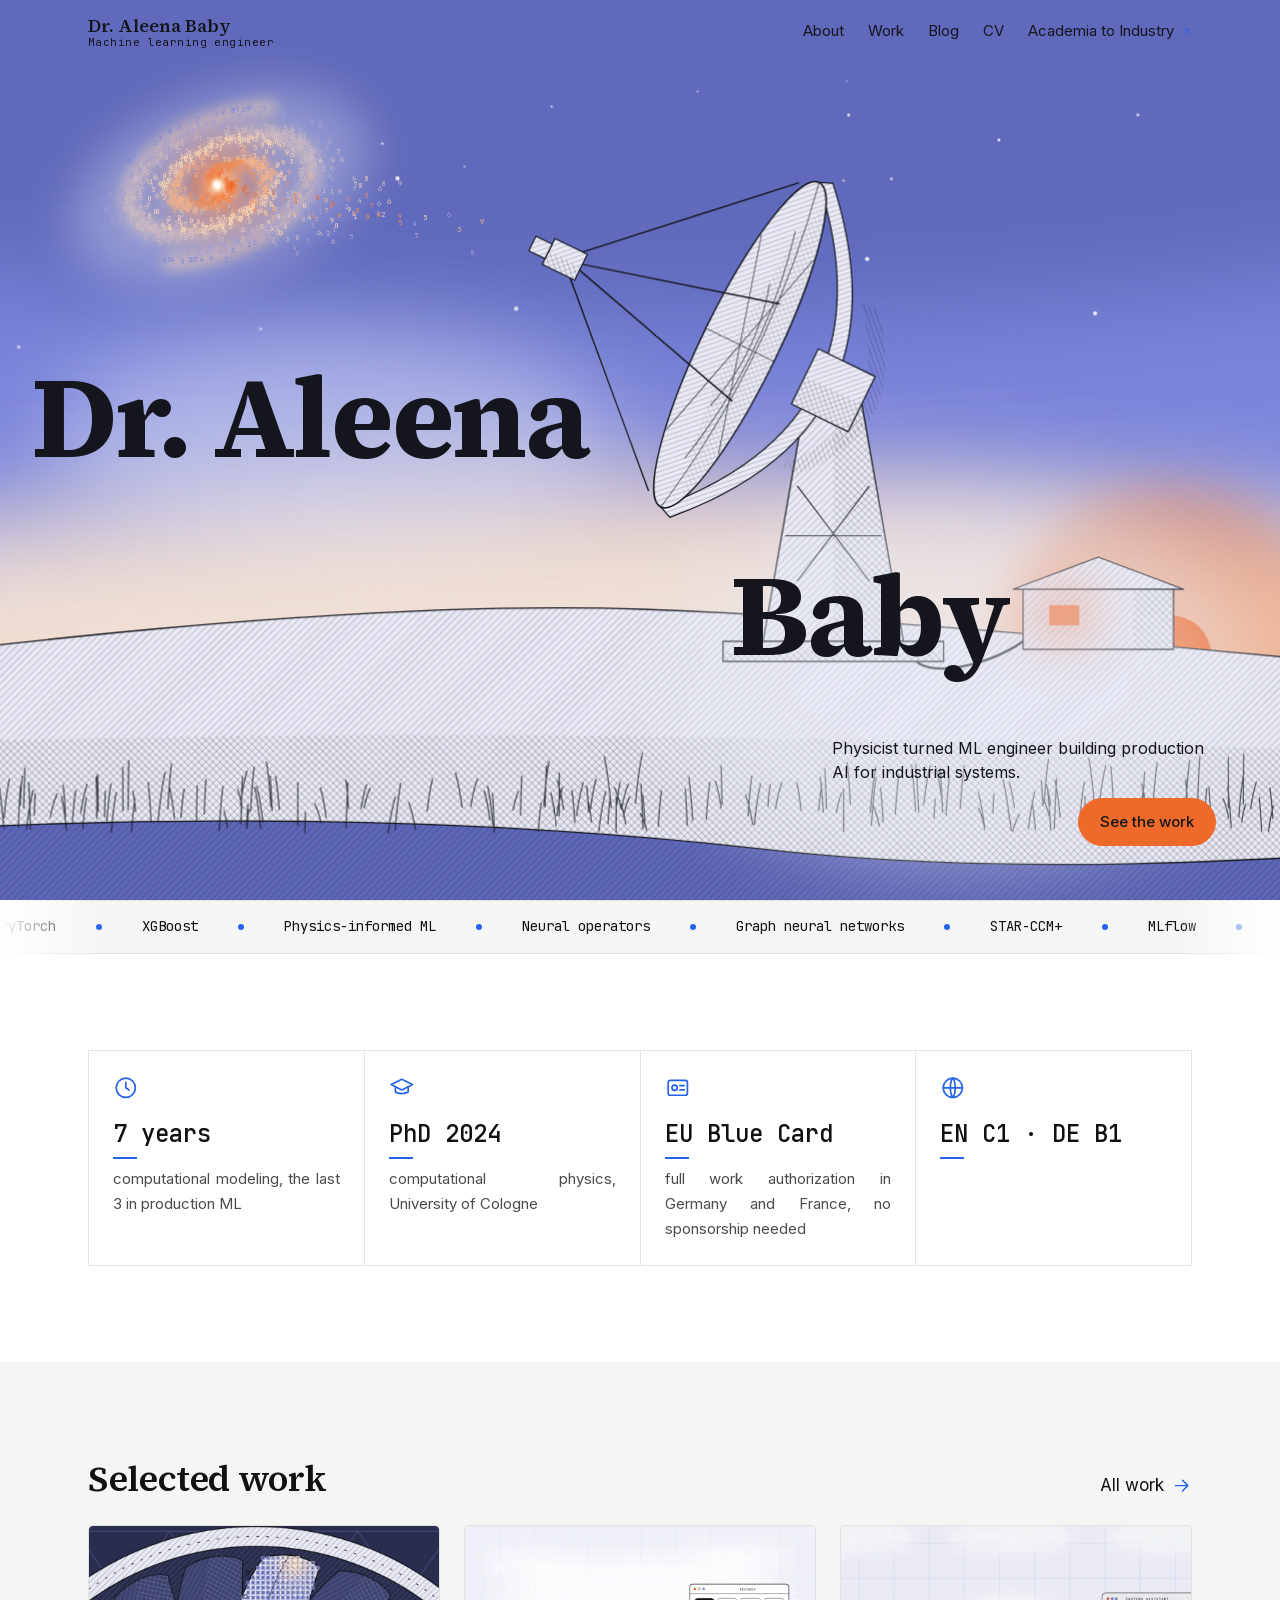
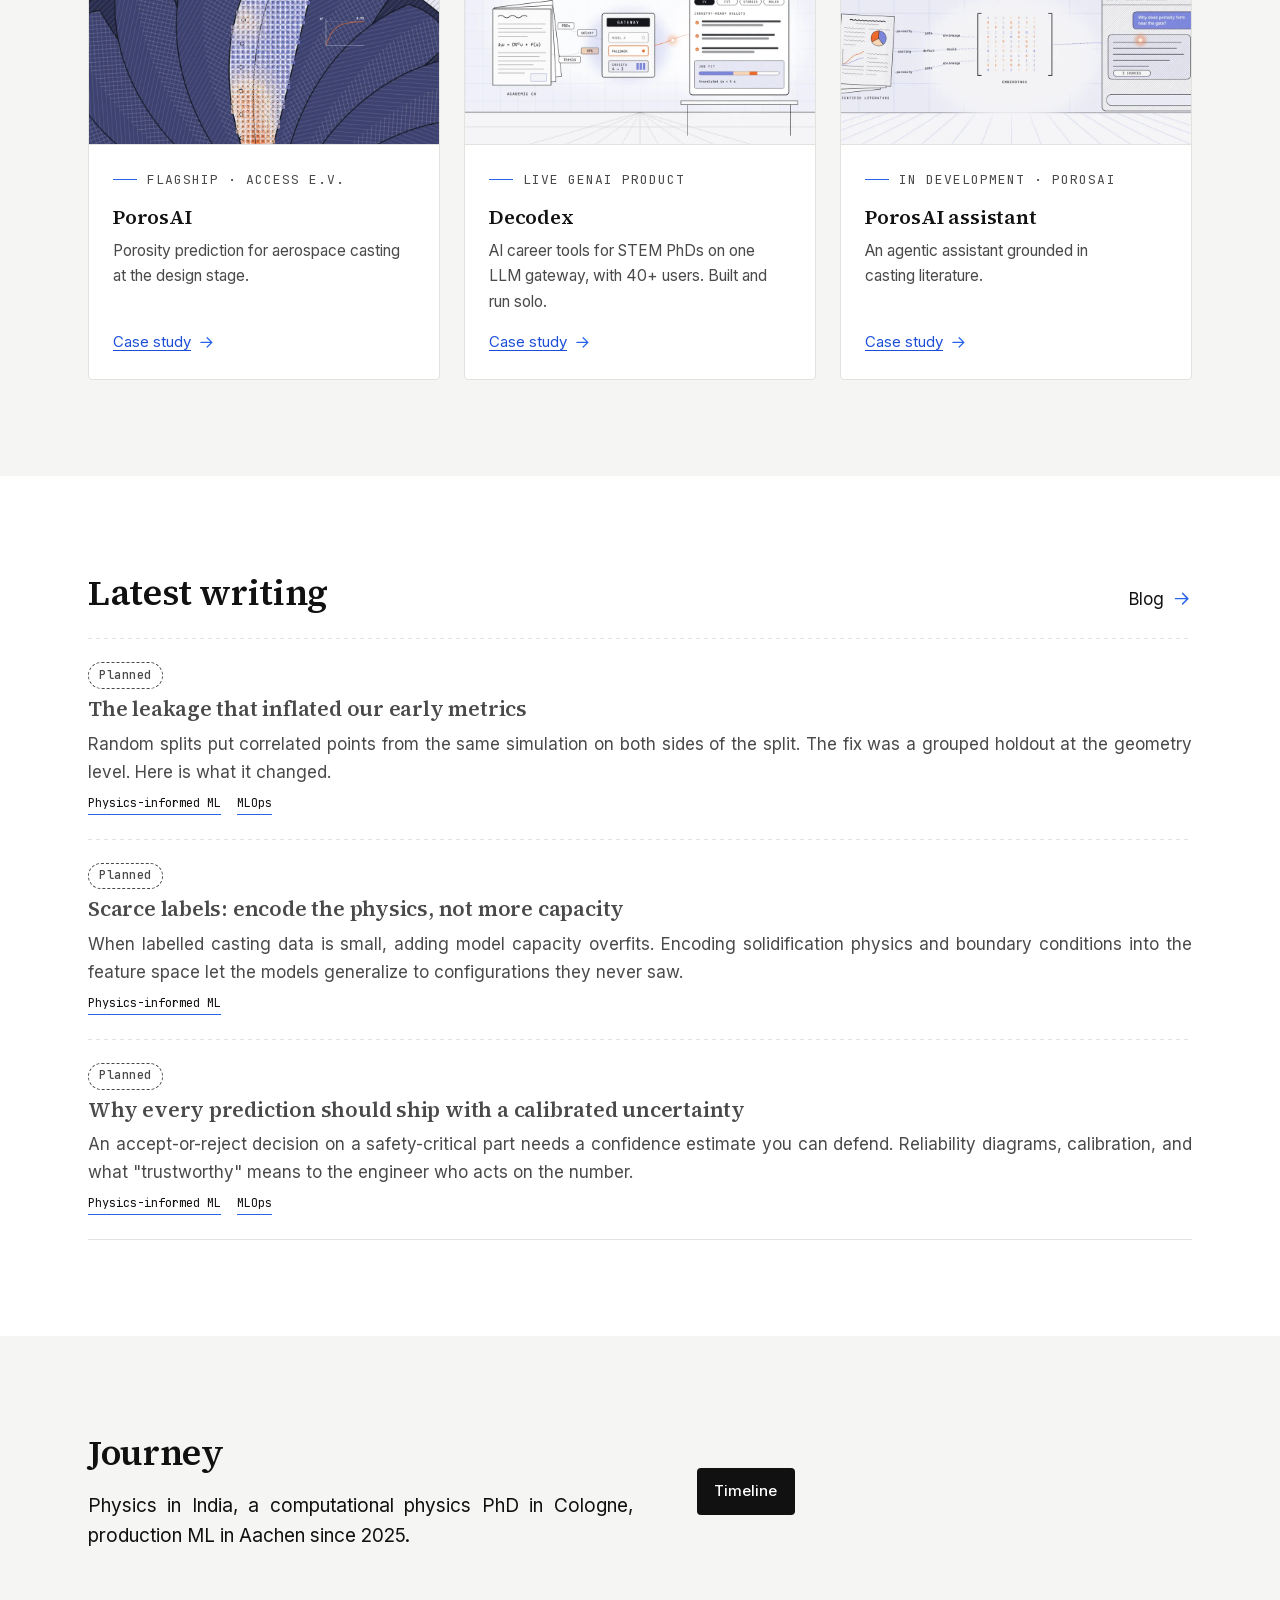
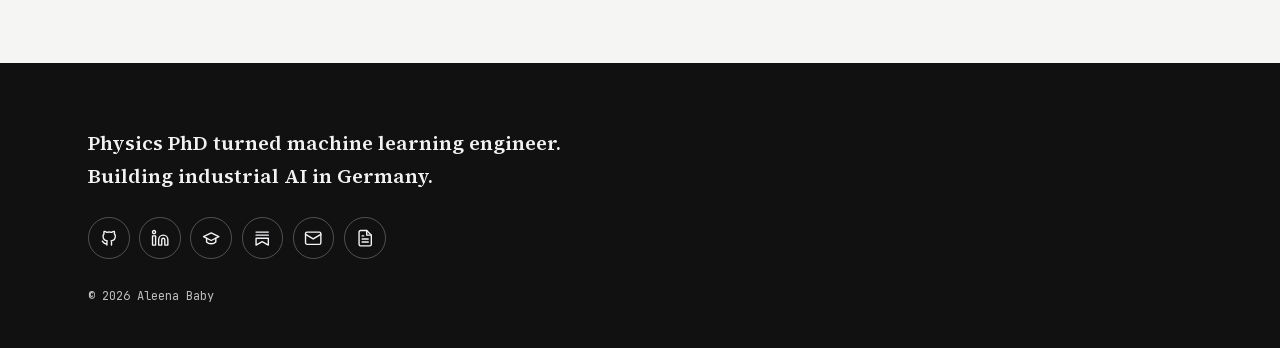
<file: index.html>
<!DOCTYPE html>
<html lang="en"><head>
<meta charset="utf-8">
<meta name="viewport" content="width=device-width, initial-scale=1">
<title>Dr. Aleena Baby · Machine learning engineer</title>
<meta name="description" content="Physicist turned ML engineer in Aachen, Germany. Production AI for industrial systems: physics-informed models, the pipelines behind them, and the LLM layer on top.">
<link rel="canonical" href="https://aleenababy.github.io/">
<meta property="og:type" content="website">
<meta property="og:site_name" content="Dr. Aleena Baby">
<meta property="og:title" content="Dr. Aleena Baby · Machine learning engineer">
<meta property="og:description" content="Physicist turned ML engineer in Aachen, Germany. Production AI for industrial systems: physics-informed models, the pipelines behind them, and the LLM layer on top.">
<meta property="og:url" content="https://aleenababy.github.io/">
<meta property="og:image" content="https://aleenababy.github.io/assets/og-image.png">
<meta property="og:image:width" content="1200">
<meta property="og:image:height" content="630">
<meta name="twitter:card" content="summary_large_image">
<meta name="twitter:title" content="Dr. Aleena Baby · Machine learning engineer">
<meta name="twitter:description" content="Physicist turned ML engineer in Aachen, Germany. Production AI for industrial systems: physics-informed models, the pipelines behind them, and the LLM layer on top.">
<meta name="twitter:image" content="https://aleenababy.github.io/assets/og-image.png">
<meta name="theme-color" content="#ffffff">
<link rel="icon" href="assets/favicon.svg" type="image/svg+xml">
<link rel="alternate" type="application/rss+xml" title="Dr. Aleena Baby, Writing" href="feed.xml">



<link rel="stylesheet" href="css/style.css">
<script type="application/ld+json">
{"@context":"https://schema.org","@type":"Person","name":"Aleena Baby","honorificPrefix":"Dr.","jobTitle":"Machine Learning Engineer","url":"https://aleenababy.github.io/","image":"https://aleenababy.github.io/assets/aleena.jpg","address":{"@type":"PostalAddress","addressLocality":"Aachen","addressCountry":"DE"},"worksFor":{"@type":"Organization","name":"ACCESS e.V."},"alumniOf":{"@type":"CollegeOrUniversity","name":"University of Cologne"},"sameAs":["https://github.com/aleenababy","https://linkedin.com/in/aleena-baby","https://scholar.google.com/citations?user=MxLHgh4AAAAJ","https://academiatoindustry.substack.com"]}
</script>

</head>
<body class="home">
<a class="skip" href="#main">Skip to content</a>
<header class="site-header">
  <div class="wrap">
    <a class="brand" href="index.html"><strong>Dr. Aleena Baby</strong><span>Machine learning engineer</span></a>
    <button class="nav-toggle" type="button" aria-expanded="false" aria-controls="site-nav">Menu</button>
    <nav class="nav" id="site-nav" aria-label="Main">
      <ul>
        <li><a href="about.html">About</a></li><li><a href="work.html">Work</a></li><li><a href="blog/index.html">Blog</a></li><li><a href="cv.html">CV</a></li>
        <li><a class="nav-ext" href="https://academiatoindustry.com" rel="noopener">Academia to Industry<svg class="icon" viewBox="0 0 24 24" aria-hidden="true" focusable="false"><path d="M7 17L17 7M9 7h8v8"></path></svg></a></li>
      </ul>
    </nav>
  </div>
</header>
<main id="main">
<section class="hx" data-hero="" data-tone="ink" aria-labelledby="hx-title">
  <svg class="hx-sprite" aria-hidden="true" focusable="false" width="0" height="0"><defs><pattern id="hx-h" width="5" height="5" patternUnits="userSpaceOnUse" patternTransform="rotate(45)"><path d="M0 0V5" stroke="#15161d" stroke-width="1" opacity=".42"></path></pattern><pattern id="hx-x" width="5" height="5" patternUnits="userSpaceOnUse" patternTransform="rotate(-45)"><path d="M0 0V5" stroke="#15161d" stroke-width="1" opacity=".45"></path></pattern><pattern id="hx-hp" width="5" height="5" patternUnits="userSpaceOnUse" patternTransform="rotate(45)"><path d="M0 0V5" stroke="#f4f4f7" stroke-width="1" opacity=".22"></path></pattern><pattern id="hx-xp" width="5" height="5" patternUnits="userSpaceOnUse" patternTransform="rotate(-45)"><path d="M0 0V5" stroke="#f4f4f7" stroke-width="1" opacity=".3"></path></pattern><filter id="hx-bloom" x="-60%" y="-60%" width="220%" height="220%"><feGaussianBlur stdDeviation="24"></feGaussianBlur></filter><filter id="hx-soft" x="-40%" y="-90%" width="180%" height="280%"><feGaussianBlur stdDeviation="55"></feGaussianBlur></filter><filter id="hx-glow" x="-80%" y="-80%" width="260%" height="260%"><feGaussianBlur stdDeviation="7"></feGaussianBlur></filter><clipPath id="hx-dishc"><ellipse cx="-40" cy="0" rx="42" ry="200"></ellipse></clipPath><clipPath id="hx-port"><circle cx="830" cy="445" r="102"></circle></clipPath></defs>
<symbol id="s1-sky" viewBox="0 0 1600 900" style="overflow:visible"><rect x="-300" y="-300" width="2200" height="1500" fill="#7c86dc"></rect><ellipse cx="800" cy="-60" rx="1400" ry="380" fill="#5d66b8" opacity="0.9" filter="url(#hx-soft)"></ellipse><ellipse cx="800" cy="820" rx="1250" ry="330" fill="#f7d5b5" opacity="1" filter="url(#hx-soft)"></ellipse><ellipse cx="800" cy="610" rx="1150" ry="110" fill="#e9eaf5" opacity="0.5" filter="url(#hx-soft)"></ellipse><circle cx="1330" cy="655" r="170" fill="#ef6a2a" opacity="0.35" filter="url(#hx-bloom)"></circle><circle cx="1330" cy="655" r="40" fill="#ef6a2a"></circle><circle cx="109.1" cy="354.5" r="1.2" fill="#f4f4f7" opacity="0.8"></circle><circle cx="1538" cy="302.2" r="1.6" fill="#f4f4f7" opacity="0.9"></circle><circle cx="911.5" cy="349.2" r="1.9" fill="#f4f4f7" opacity="0.7"></circle><circle cx="1473.4" cy="246.1" r="1.9" fill="#f4f4f7" opacity="1"></circle><circle cx="83.2" cy="246.4" r="1.4" fill="#f4f4f7" opacity="0.8"></circle><circle cx="1503.7" cy="125.6" r="1.4" fill="#f4f4f7" opacity="1"></circle><circle cx="711.1" cy="106.5" r="1" fill="#f4f4f7" opacity="1"></circle><circle cx="1050.5" cy="178.7" r="1.6" fill="#f4f4f7" opacity="0.6"></circle><circle cx="541.9" cy="143.7" r="1.4" fill="#f4f4f7" opacity="0.7"></circle><circle cx="1026.2" cy="258.8" r="2.2" fill="#f4f4f7" opacity="0.9"></circle><circle cx="1449.7" cy="352.8" r="1.5" fill="#f4f4f7" opacity="0.9"></circle><circle cx="1157.9" cy="140.1" r="1.4" fill="#f4f4f7" opacity="1"></circle><circle cx="1296.8" cy="114.9" r="1.5" fill="#f4f4f7" opacity="0.8"></circle><circle cx="1005.9" cy="81.1" r="0.8" fill="#f4f4f7" opacity="0.7"></circle><circle cx="1254" cy="313.1" r="2" fill="#f4f4f7" opacity="1"></circle><circle cx="856.9" cy="91.4" r="1" fill="#f4f4f7" opacity="0.7"></circle><circle cx="557" cy="178.2" r="2.2" fill="#f4f4f7" opacity="0.9"></circle><circle cx="675.6" cy="308.4" r="2.2" fill="#f4f4f7" opacity="0.8"></circle><circle cx="623.9" cy="166.5" r="1.1" fill="#f4f4f7" opacity="0.6"></circle><circle cx="1002.7" cy="180.6" r="1.3" fill="#f4f4f7" opacity="0.6"></circle><circle cx="949.5" cy="294" r="1.2" fill="#f4f4f7" opacity="0.7"></circle><circle cx="155.3" cy="95.2" r="1.8" fill="#f4f4f7" opacity="0.7"></circle><circle cx="69.9" cy="131.3" r="1.5" fill="#f4f4f7" opacity="0.8"></circle><circle cx="129" cy="257.1" r="1.4" fill="#f4f4f7" opacity="0.6"></circle><circle cx="420.3" cy="328.8" r="1.3" fill="#f4f4f7" opacity="0.7"></circle><circle cx="178.6" cy="346.7" r="1.9" fill="#f4f4f7" opacity="0.6"></circle><circle cx="1007.7" cy="115" r="1.6" fill="#f4f4f7" opacity="0.8"></circle><g transform="translate(80 35)"><ellipse cx="300" cy="150" rx="156.25" ry="89.375" fill="#e9eaf5" opacity="0.35" filter="url(#hx-bloom)" transform="rotate(-20.1 300 150)"></ellipse><path d="M300 150L303 149.3L305.8 149.4L308.1 150.3L309.5 152L309.7 154.4L308.6 157.4L305.9 160.6L301.7 163.9L296.3 166.9L289.7 169.4L282.4 171L274.8 171.5L267.5 170.8L260.9 168.7L255.7 165.1L252.2 160.2L250.9 154L252.1 146.9L256.1 139.1L262.8 131L272.2 123L284 115.6L297.7 109.3L312.8 104.5L328.5 101.6L344.1 100.8L358.8 102.4L371.7 106.5L382.1 113L389.2 121.8L392.4 132.5L391.4 144.8L385.9 158.2L376 172L361.7 185.6L343.8 198.3L322.7 209.4L299.3 218.3L274.7 224.5L250.1 227.4" fill="none" stroke="#f7d5b5" stroke-width="16" stroke-linecap="round" opacity=".55" filter="url(#hx-glow)"></path><path d="M300 150L297 150.7L294.2 150.6L291.9 149.7L290.5 148L290.3 145.6L291.4 142.6L294.1 139.4L298.3 136.1L303.7 133.1L310.3 130.6L317.6 129L325.2 128.5L332.5 129.2L339.1 131.3L344.3 134.9L347.8 139.8L349.1 146L347.9 153.1L343.9 160.9L337.2 169L327.8 177L316 184.4L302.3 190.7L287.2 195.5L271.5 198.4L255.9 199.2L241.2 197.6L228.3 193.5L217.9 187L210.8 178.2L207.6 167.5L208.6 155.2L214.1 141.8L224 128L238.3 114.4L256.2 101.7L277.3 90.6L300.7 81.7L325.3 75.5L349.9 72.6" fill="none" stroke="#f7d5b5" stroke-width="16" stroke-linecap="round" opacity=".55" filter="url(#hx-glow)"></path><circle cx="300" cy="150" r="40" fill="#ef6a2a" opacity="0.55" filter="url(#hx-bloom)"></circle><circle cx="300" cy="150" r="16" fill="#f7d5b5" opacity="0.95" filter="url(#hx-glow)"></circle></g></symbol>
<symbol id="s1-subject" viewBox="0 0 1600 900" style="overflow:visible"><path d="M-300 700C150 640 520 598 800 608C1080 618 1400 652 1900 700V1200H-300Z" fill="#e9eaf5"></path><path d="M-300 700C150 640 520 598 800 608C1080 618 1400 652 1900 700V1200H-300Z" fill="url(#hx-h)"></path><path d="M-300 760C300 720 900 730 1900 760V1200H-300Z" fill="url(#hx-x)"></path><path d="M-300 700C150 640 520 598 800 608C1080 618 1400 652 1900 700V1200H-300Z" fill="none" stroke="#15161d" stroke-width="1.3" stroke-linejoin="round"></path><path d="M1180 648V586H1330V648Z" fill="#e9eaf5"></path><path d="M1180 648V586H1330V648Z" fill="url(#hx-h)"></path><path d="M1290 586H1330V648H1290Z" fill="url(#hx-x)"></path><path d="M1180 648V586H1330V648Z" fill="none" stroke="#15161d" stroke-width="1.3" stroke-linejoin="round"></path><path d="M1170 588L1255 556L1340 588Z" fill="#e9eaf5"></path><path d="M1170 588L1255 556L1340 588Z" fill="url(#hx-h)"></path><path d="M1170 588L1255 556L1340 588Z" fill="none" stroke="#15161d" stroke-width="1.3" stroke-linejoin="round"></path><rect x="1206" y="604" width="30" height="20" fill="#ef6a2a"></rect><circle data-k="domeglow" cx="1221" cy="614" r="36" fill="#ef6a2a" opacity="0.6" filter="url(#hx-bloom)"></circle><path d="M1070.7 656C1080 676 1140 668 1180 640" fill="none" stroke="#15161d" stroke-width="2.2"></path><path d="M964.7 389.6L1016.7 389.6L1060.7 640L920.7 640Z" fill="#e9eaf5"></path><path d="M964.7 389.6L1016.7 389.6L1060.7 640L920.7 640Z" fill="url(#hx-h)"></path><path d="M990.7 389.6L1016.7 389.6L1060.7 640L990.7 640Z" fill="url(#hx-x)"></path><path d="M964.7 389.6L1016.7 389.6L1060.7 640L920.7 640Z" fill="none" stroke="#15161d" stroke-width="1.3" stroke-linejoin="round"></path><path d="M942.7 534.8L1038.7 534.8M954.7 484.8L1026.7 580M1026.7 484.8L954.7 580" stroke="#15161d" stroke-width="1.1"></path><path d="M880.7 640H1100.7V660H880.7Z" fill="#e9eaf5"></path><path d="M880.7 640H1100.7V660H880.7Z" fill="url(#hx-h)"></path><path d="M880.7 650H1100.7V660H880.7Z" fill="url(#hx-x)"></path><path d="M880.7 640H1100.7V660H880.7Z" fill="none" stroke="#15161d" stroke-width="1.3" stroke-linejoin="round"></path><g transform="translate(930 360) rotate(26) scale(0.9)"><path d="M-40 -200Q150 0 -40 200L-26 206Q172 0 -26 -206Z" fill="#e9eaf5"></path><path d="M-40 -200Q150 0 -40 200L-26 206Q172 0 -26 -206Z" fill="url(#hx-h)"></path><path d="M60 -100Q150 0 60 100L80 102Q172 0 80 -102Z" fill="url(#hx-x)"></path><path d="M-40 -200Q150 0 -40 200L-26 206Q172 0 -26 -206Z" fill="none" stroke="#15161d" stroke-width="1.3" stroke-linejoin="round"></path><ellipse cx="-40" cy="0" rx="42" ry="200" fill="#e9eaf5"></ellipse><ellipse cx="-40" cy="0" rx="42" ry="200" fill="url(#hx-h)"></ellipse><ellipse cx="-4" cy="0" rx="42" ry="200" fill="url(#hx-x)" opacity=".5" clip-path="url(#hx-dishc)"></ellipse><path d="M-40 -200Q-2 0 -40 200M-40 -140Q-8 0 -40 140M-40 -75Q-18 0 -40 75M-82 0H2M-72 -120L-8 120M-72 120L-8 -120" fill="none" stroke="#15161d" stroke-width="1" opacity=".7"></path><ellipse cx="-40" cy="0" rx="42" ry="200" fill="none" stroke="#15161d" stroke-width="1.6"></ellipse><path d="M-60 -190L-250 -8M-60 190L-250 8M-20 -60L-250 0M-20 60L-250 0" stroke="#15161d" stroke-width="1.6"></path><path d="M-276 -16H-236V16H-276Z" fill="#e9eaf5"></path><path d="M-276 -16H-236V16H-276Z" fill="url(#hx-h)"></path><path d="M-276 0H-236V16H-276Z" fill="url(#hx-x)"></path><path d="M-276 -16H-236V16H-276Z" fill="none" stroke="#15161d" stroke-width="1.3" stroke-linejoin="round"></path><path d="M-296 -9H-276V9H-296Z" fill="#e9eaf5"></path><path d="M-296 -9H-276V9H-296Z" fill="url(#hx-h)"></path><path d="M-296 -9H-276V9H-296Z" fill="none" stroke="#15161d" stroke-width="1.3" stroke-linejoin="round"></path><path d="M40 -34H110V34H40Z" fill="#e9eaf5"></path><path d="M40 -34H110V34H40Z" fill="url(#hx-h)"></path><path d="M40 0H110V34H40Z" fill="url(#hx-x)"></path><path d="M40 -34H110V34H40Z" fill="none" stroke="#15161d" stroke-width="1.3" stroke-linejoin="round"></path></g></symbol>
<symbol id="s1-fg" viewBox="0 0 1600 900" style="overflow:visible"><path d="M-300 860C200 800 620 812 920 846C1220 880 1500 850 1900 826V1200H-300Z" fill="#5d66b8"></path><path d="M-300 860C200 800 620 812 920 846C1220 880 1500 850 1900 826V1200H-300Z" fill="url(#hx-h)"></path><path d="M-300 930C400 900 1100 920 1900 900V1200H-300Z" fill="url(#hx-x)"></path><path d="M-300 860C200 800 620 812 920 846C1220 880 1500 850 1900 826V1200H-300Z" fill="none" stroke="#15161d" stroke-width="1.3" stroke-linejoin="round"></path><path d="M999.2 828q0 -25.2 -0.1 -42M1339.4 808.2q1.7 -30.2 4.2 -50.4M1203.8 813q-2.5 -10.4 -6.2 -17.3M908.6 821q-2.8 -17.6 -7 -29.3M1005.9 801q-1.3 -24.9 -3.2 -41.5M1026.8 821.9q1.9 -28.6 4.7 -47.6M1422.2 828q1.9 -15.1 4.8 -25.2M209.5 813.8q2.7 -13.9 6.8 -23.1M979 809q-1.2 -20.8 -3.1 -34.7M651.5 829q-0.7 -22.9 -1.8 -38.2M362.8 810.8q0.7 -20.7 1.7 -34.4M1648.8 819.1q-2.7 -17.2 -6.7 -28.7M747.3 805.6q2.2 -17.7 5.6 -29.5M263.6 813.6q0.3 -15.1 0.7 -25.1M803.2 827.6q-2.5 -10.2 -6.4 -17M713 823q-2 -19.8 -5.1 -33M144.3 812.4q0.9 -24.1 2.2 -40.2M877.3 804.9q-2.3 -16 -5.8 -26.6M1395.5 819.4q1.5 -10.9 3.7 -18.1M70.6 807.9q-2.3 -28 -5.7 -46.6M418.9 825.3q-2.4 -24.5 -5.9 -40.8M1050.6 811q1.5 -23.6 3.6 -39.3M748.2 818.8q-1.2 -12 -3.1 -19.9M1268 807q-1.1 -25.8 -2.7 -43.1M677.6 811.8q0.5 -23.3 1.3 -38.9M650.2 822.6q-2.1 -23.6 -5.3 -39.3M545.9 829.7q2.8 -21.3 7 -35.5M647.1 816.6q-2.3 -17.1 -5.6 -28.5M430.3 807.6q-0.8 -20.6 -1.9 -34.4M33.7 813.8q-0.2 -18.9 -0.5 -31.6M572.9 826.3q-2.6 -16 -6.6 -26.7M506.4 805.6q-1 -17.1 -2.6 -28.6M385.7 824.3q-1.3 -10.2 -3.3 -17M355.1 817.7q0.3 -21 0.8 -35.1M843.5 821.9q-0.8 -21.6 -2 -36M1612.4 829.5q2.5 -13.1 6.2 -21.8M1197.6 802.8q-0.7 -15.1 -1.7 -25.2M36.8 821.9q0.8 -28.7 2 -47.9M189.7 826q-0.6 -27.7 -1.6 -46.2M10.4 814.6q-2.7 -25.7 -6.9 -42.8M225.5 826.3q-1.9 -19.7 -4.8 -32.8M34.2 827.2q-2.8 -26.7 -7 -44.5M1190.1 826.6q-1.2 -15.9 -3.1 -26.5M1415.3 827.8q-1 -20.1 -2.4 -33.5M1485.3 802.9q2.3 -27.1 5.7 -45.2M1570 804.4q-0.2 -25.3 -0.4 -42.2M733.4 812.4q2.7 -19.6 6.6 -32.7M91.8 800.3q0.8 -18.8 1.9 -31.3M1640.2 807.7q-1.9 -24.4 -4.7 -40.7M1385 824.4q-1.4 -24.3 -3.5 -40.5M700.7 802.4q2.1 -26.5 5.3 -44.1M1248.9 802.3q-2.3 -28 -5.6 -46.7M1382.5 815.1q-2.2 -11.8 -5.6 -19.7M177.7 824q0.9 -24.7 2.2 -41.2M-80.2 815q0.6 -13.9 1.5 -23.1M1253.2 805.4q2.8 -25.7 6.9 -42.9M702.1 804.1q0.5 -24.7 1.4 -41.1M112.6 822.7q0.8 -20.3 2 -33.9M400.6 805.2q-1.9 -11.4 -4.7 -19M1214.8 814.1q-2.1 -21.9 -5.3 -36.6M1239.8 829.1q-0.1 -21.6 -0.4 -36M1582.2 822.5q-0.4 -23.1 -1.1 -38.4M255.8 815.5q0.1 -24.7 0.1 -41.2M1652.7 803.2q-2 -23.3 -5 -38.8M-12.9 808.9q1 -13.1 2.5 -21.9M1514.4 826.5q-1.6 -22.4 -3.9 -37.4M1034.7 822.6q-2.4 -11.9 -6 -19.8M1139.9 826.6q-2.5 -13.1 -6.4 -21.8M1198.8 800.2q1.7 -26.3 4.3 -43.9M713.8 812.4q2.2 -16.7 5.6 -27.8M1101.1 811.6q1.4 -22 3.4 -36.6M333.2 816q-2 -19.1 -5 -31.8M1167.6 828q2.7 -10.2 6.8 -17M231.6 819.2q1.3 -19.2 3.3 -32.1M1073.9 809.2q-1.2 -28.8 -3 -48M163.5 814.8q2.1 -23.1 5.3 -38.5M270.3 829q1.9 -23.6 4.8 -39.3M405.4 823.7q0.7 -10.4 1.7 -17.3M1641.7 814.4q2.4 -28.4 6 -47.4M799.4 825.3q-0.8 -26.7 -2 -44.5M1397.1 800.9q0.1 -30 0.4 -49.9M923.9 803.1q0.9 -12.8 2.3 -21.3M1208.9 825.3q1 -29.8 2.4 -49.7M1654.3 820q-2.1 -16.2 -5.3 -27M778.1 806.2q2.7 -15.1 6.8 -25.2M36.4 806.8q1.3 -26.1 3.3 -43.5M1664.1 801q2.5 -29.6 6.3 -49.3M862.5 816.2q1.4 -22.1 3.5 -36.8M398.8 802q2.6 -20.3 6.5 -33.8M281.9 808q-0.1 -26.3 -0.2 -43.8M767.9 804.6q-2.7 -30.5 -6.8 -50.8M17.5 805.6q2.4 -19.8 6.1 -33M1183.2 825.7q2.5 -22.1 6.3 -36.9M183.1 804.8q0.5 -23.8 1.1 -39.7M1358.9 809.8q0.7 -14.6 1.8 -24.3M294.4 808.1q-1 -12 -2.6 -19.9M904.2 812.7q1.4 -23.7 3.6 -39.5M992 809.6q2 -11.7 5.1 -19.6M782.2 820.8q-1.8 -11.9 -4.5 -19.8M-70.6 809.7q-0.1 -28.4 -0.3 -47.4M429.2 803.6q-1.8 -26.9 -4.5 -44.9M801.5 823.1q-0.9 -18.5 -2.2 -30.8M956.8 807.2q-1.7 -16.7 -4.2 -27.8M185.9 825.7q2.6 -23.1 6.6 -38.6M4.1 829.7q-1 -14.9 -2.6 -24.8M1518.2 815.9q-0.7 -17.6 -1.9 -29.3M1205.2 802.2q-1.7 -12.5 -4.3 -20.9M1638 813.2q-2.2 -13.1 -5.6 -21.9M1456 820.5q-0.1 -21.1 -0.3 -35.1M1426.4 815.4q-1.1 -18.2 -2.9 -30.4M1638.8 828.8q-0.5 -22 -1.2 -36.7M1660.8 828.5q-0.9 -19.4 -2.3 -32.3M1404.3 805.7q2.3 -15.9 5.7 -26.5M193.6 811.9q0.4 -13 1 -21.6M1679.9 813.7q2.4 -19.5 6 -32.6M1025.7 809.4q2.2 -27 5.4 -44.9M399.3 820.9q0.6 -28.1 1.5 -46.8M1089.2 815.3q0.5 -11.5 1.3 -19.2M-64.5 803.6q0.9 -11 2.2 -18.4M1078.9 801.8q2.6 -23.4 6.6 -39.1M257.3 807.9q-0.2 -21.9 -0.6 -36.4M695.3 828.2q1.2 -17 2.9 -28.4M552.9 826.7q2.2 -27.8 5.4 -46.4M716.1 812.8q0 -25.6 0.1 -42.7M60.5 824.3q-0.2 -14.8 -0.5 -24.6M773.6 800.9q1.2 -12.9 3.1 -21.6M1556.4 818.4q-0.3 -13.4 -0.8 -22.3M1070.8 807.8q-1.6 -27.3 -4 -45.6M1633.7 815.5q-2.4 -24.6 -6 -40.9M755.5 828.6q2.7 -24.1 6.9 -40.2M316.8 818.9q2.8 -29.6 6.9 -49.3M1392.6 814.2q2 -26.8 5 -44.6M931.4 805.5q2.6 -15.5 6.4 -25.8M241.9 825.4q1.4 -18.3 3.5 -30.4M75.6 808q0.6 -15.1 1.5 -25.1M1164.3 815.5q-2.6 -23.2 -6.4 -38.6M1365.1 826.1q-0.9 -25 -2.3 -41.6M72.6 826.1q-0.6 -24.8 -1.5 -41.3M518.9 805.6q2.2 -14.3 5.5 -23.9M584.7 808q2.1 -19.3 5.3 -32.2M1233.7 822q2 -25.7 5.1 -42.8M792 800.3q2.7 -30 6.8 -50M1300.3 828.6q-1.7 -16.8 -4.4 -28M619.4 804.4q-2.7 -20.7 -6.6 -34.5M-17.7 822.2q-0.4 -24.1 -0.9 -40.2M136.2 809.4q0.7 -16 1.7 -26.6M455.9 822.2q0.1 -25.5 0.1 -42.5M479 819.6q-2.5 -11.5 -6.3 -19.1M731.7 819.5q-1.2 -19.3 -3 -32.1M1624.6 817.8q1.2 -13.6 3.1 -22.6M1508.8 819.8q2 -21.5 5 -35.8M239.9 809.9q2.5 -17.1 6.3 -28.5M1296.6 815q0.9 -27.4 2.2 -45.6M1295.2 806.5q1.3 -15.1 3.2 -25.1M27.2 816.1q-1.7 -24.3 -4.2 -40.6M1147.8 810.1q0.4 -11.7 1.1 -19.5M-23.5 814.8q1.2 -20.3 2.9 -33.9M1493.6 813q1.7 -16 4.3 -26.7M814.7 823.1q1.3 -21.1 3.1 -35.1M670.1 807.2q2.2 -11.2 5.4 -18.6M287 806.4q0.3 -29.2 0.7 -48.6M1139.8 826.5q-2.6 -22.4 -6.6 -37.3M104.3 818.9q1.1 -27.5 2.7 -45.8M163.2 824.9q-2.4 -29.7 -5.9 -49.6M1486.6 813.3q2.4 -22.1 6 -36.8M982.1 805.5q-0.6 -23.9 -1.6 -39.9M780 813.1q2.5 -11.6 6.1 -19.3M1449.2 803.7q0.2 -24.2 0.6 -40.3M1115.3 805.2q1.6 -25.6 4.1 -42.7M1565.4 803.7q2 -25.6 5 -42.7M772.7 829q0.1 -21.2 0.2 -35.3M437.5 806.4q-1.5 -19.6 -3.7 -32.7M1699.2 826.2q-0.2 -18.2 -0.4 -30.4M1460.9 801.8q2.4 -28.4 6.1 -47.4M1342.7 823.3q-1.2 -28 -3 -46.7M179.5 802q0.9 -17.1 2.2 -28.6M628.1 803.3q2.6 -16.4 6.6 -27.3M777.5 804.7q-2.5 -11.9 -6.3 -19.9M-10.1 801.4q2.5 -22.4 6.2 -37.3M421.2 818.8q-2.5 -21.2 -6.2 -35.4M309.9 818.3q-1.2 -23.4 -2.9 -38.9M30.2 821.2q2.1 -18.8 5.3 -31.3M1497.2 804.6q1 -27.1 2.5 -45.2M764.7 820.6q0.8 -14.9 2 -24.8M1097.7 809q-1 -26.2 -2.4 -43.6M405 825q0.5 -14.1 1.2 -23.5M-69.4 816.4q-2.1 -16.3 -5.3 -27.2M109.6 804.9q1.3 -24.4 3.2 -40.7M339.6 814.7q1.3 -17.1 3.2 -28.5M974.3 807.7q1.3 -15.5 3.3 -25.9M878.2 800.9q-0.4 -22.8 -1 -38M377.6 827.5q1.5 -26.3 3.7 -43.8M1382.3 804.7q-0.1 -30.1 -0.1 -50.1M256.1 812.7q-0.4 -23.2 -0.9 -38.7M849 817q-1.6 -25.6 -3.9 -42.7M1490.7 813q0 -23.6 0.1 -39.3M1301 807.3q-2.1 -15.5 -5.2 -25.9M265.7 819.7q1.7 -23.5 4.3 -39.1M290.4 828.6q1.4 -19.4 3.4 -32.4M1169.2 804.8q-2.1 -15.4 -5.2 -25.6M224.7 813.6q-0.9 -18.8 -2.3 -31.3M1097.7 801.7q-2.6 -21.9 -6.6 -36.5M720.5 806.4q-2.5 -17.1 -6.2 -28.5M1543.1 826.5q-0.2 -18.3 -0.4 -30.6M1351.6 801q0.9 -28.4 2.2 -47.3M1610.4 821q1.6 -21.6 4.1 -36M408.9 808.2q1.4 -26.3 3.5 -43.9M484.1 814q-2.3 -17.6 -5.7 -29.4M1038.5 818.7q-1 -20.3 -2.6 -33.8M745.4 808.9q-0.8 -15.4 -1.9 -25.7M521.9 804.3q2.4 -11.3 5.9 -18.8M504 824.5q0.7 -26.5 1.8 -44.2M326.6 805.7q1.4 -26.8 3.6 -44.6M1306.8 807.3q1.8 -28.3 4.6 -47.2M46.9 826.2q-0.7 -23.5 -1.8 -39.2M1205.4 827q-1.4 -25.7 -3.6 -42.9M910.3 821.6q2.5 -24.5 6.2 -40.9M463 829.6q0.2 -12.1 0.5 -20.2M-68.8 818.7q-1 -17.1 -2.5 -28.5M1166.1 827.1q-1.2 -11.7 -3.1 -19.6" fill="none" stroke="#15161d" stroke-width="1.2" stroke-linecap="round" opacity="0.75"></path></symbol>
<symbol id="s2-sky" viewBox="0 0 1600 900" style="overflow:visible"><rect x="-300" y="-300" width="2200" height="1500" fill="#3d4270"></rect><ellipse cx="800" cy="430" rx="1300" ry="120" fill="#e9eaf5" opacity="0.55" filter="url(#hx-soft)"></ellipse><ellipse cx="800" cy="470" rx="900" ry="40" fill="#f7d5b5" opacity="0.45" filter="url(#hx-soft)"></ellipse><path d="M-300 470L-120 392L40 428L230 300L400 410L560 332L700 430L840 352L990 440L1120 318L1280 402L1430 336L1600 418L1900 350V470Z" fill="#7c86dc"></path><path d="M-300 470L-120 392L40 428L230 300L400 410L560 332L700 430L840 352L990 440L1120 318L1280 402L1430 336L1600 418L1900 350V470Z" fill="url(#hx-hp)"></path><path d="M230 300L400 410L700 430L840 352L990 440L1120 318L1280 402L1430 336L1600 418L1900 350V470H-300Z" fill="url(#hx-xp)"></path><path d="M-300 470L-120 392L40 428L230 300L400 410L560 332L700 430L840 352L990 440L1120 318L1280 402L1430 336L1600 418L1900 350V470Z" fill="none" stroke="#15161d" stroke-width="1.3" stroke-linejoin="round"></path><path d="M230 300L264 328L244 322L230 334L214 324L196 328ZM560 332L594 360L574 354L560 366L544 356L526 360ZM840 352L874 380L854 374L840 386L824 376L806 380ZM1120 318L1154 346L1134 340L1120 352L1104 342L1086 346ZM1430 336L1464 364L1444 358L1430 370L1414 360L1396 364Z" fill="#f4f4f7" stroke="#15161d" stroke-width="1"></path><path d="M-300 474L-292 455.9L-284 474ZM-274.7 474L-266.7 453.7L-258.7 474ZM-246.8 474L-238.8 434.9L-230.8 474ZM-222.7 474L-214.7 443.8L-206.7 474ZM-193 474L-185 438.1L-177 474ZM-166.9 474L-158.9 434.4L-150.9 474ZM-135.6 474L-127.6 441.5L-119.6 474ZM-99.8 474L-91.8 444.1L-83.8 474ZM-68.5 474L-60.5 445.4L-52.5 474ZM-30.8 474L-22.8 435.9L-14.8 474ZM6.2 474L14.2 447.5L22.2 474ZM38.1 474L46.1 442L54.1 474ZM75.3 474L83.3 445.6L91.3 474ZM104.1 474L112.1 446L120.1 474ZM127.6 474L135.6 450.9L143.6 474ZM162.8 474L170.8 449L178.8 474ZM188.5 474L196.5 435.6L204.5 474ZM224.5 474L232.5 435.4L240.5 474ZM247.1 474L255.1 443.7L263.1 474ZM280.8 474L288.8 455.2L296.8 474ZM316.7 474L324.7 435.1L332.7 474ZM345.8 474L353.8 444.8L361.8 474ZM373.5 474L381.5 450.9L389.5 474ZM403.1 474L411.1 438.8L419.1 474ZM431.8 474L439.8 436.3L447.8 474ZM455.3 474L463.3 443.5L471.3 474ZM480.5 474L488.5 439.5L496.5 474ZM512.1 474L520.1 452.7L528.1 474ZM540.1 474L548.1 455.5L556.1 474ZM569.8 474L577.8 446L585.8 474ZM592.7 474L600.7 435.9L608.7 474ZM614.9 474L622.9 452.5L630.9 474ZM651.2 474L659.2 442.3L667.2 474ZM686.3 474L694.3 438.5L702.3 474ZM716.3 474L724.3 446.9L732.3 474ZM868 474L876 440.7L884 474ZM897.2 474L905.2 451.3L913.2 474ZM925.7 474L933.7 448.8L941.7 474ZM962.6 474L970.6 442.2L978.6 474ZM987.1 474L995.1 455L1003.1 474ZM1019.4 474L1027.4 443.3L1035.4 474ZM1048.1 474L1056.1 451.8L1064.1 474ZM1070.3 474L1078.3 439.7L1086.3 474ZM1105.3 474L1113.3 449.5L1121.3 474ZM1132.6 474L1140.6 451.9L1148.6 474ZM1168.2 474L1176.2 450.3L1184.2 474ZM1202.4 474L1210.4 445.3L1218.4 474ZM1233.6 474L1241.6 452.4L1249.6 474ZM1264.5 474L1272.5 446.3L1280.5 474ZM1289.4 474L1297.4 445.7L1305.4 474ZM1322.3 474L1330.3 450.1L1338.3 474ZM1349.4 474L1357.4 449.1L1365.4 474ZM1378.2 474L1386.2 435.9L1394.2 474ZM1401.8 474L1409.8 444.8L1417.8 474ZM1428 474L1436 452.9L1444 474ZM1455 474L1463 448.7L1471 474ZM1482.4 474L1490.4 440.6L1498.4 474ZM1510.1 474L1518.1 448.7L1526.1 474ZM1546.6 474L1554.6 436.6L1562.6 474ZM1577.1 474L1585.1 439.6L1593.1 474ZM1605.7 474L1613.7 443.8L1621.7 474ZM1639.3 474L1647.3 451.8L1655.3 474ZM1671.7 474L1679.7 438.2L1687.7 474ZM1700.2 474L1708.2 438.9L1716.2 474ZM1726.4 474L1734.4 449.4L1742.4 474ZM1758.5 474L1766.5 450.6L1774.5 474ZM1780.7 474L1788.7 444.7L1796.7 474ZM1808.4 474L1816.4 453.2L1824.4 474ZM1832.2 474L1840.2 455.4L1848.2 474ZM1864 474L1872 451.7L1880 474Z" fill="#3d4270" stroke="#15161d" stroke-width=".8"></path><ellipse cx="800" cy="90" rx="1100" ry="190" fill="#2a2d4d" opacity="0.95" filter="url(#hx-soft)"></ellipse><ellipse cx="420" cy="170" rx="480" ry="120" fill="#5d66b8" opacity="0.8" filter="url(#hx-soft)"></ellipse><ellipse cx="1180" cy="160" rx="520" ry="130" fill="#5d66b8" opacity="0.8" filter="url(#hx-soft)"></ellipse></symbol>
<symbol id="s2-subject" viewBox="0 0 1600 900" style="overflow:visible"><path d="M-300 470H1900V1100H-300Z" fill="#5d66b8"></path><path d="M-300 470H1900V1100H-300Z" fill="url(#hx-hp)"></path><path d="M-300 470H1900V1100H-300Z" fill="none" stroke="#15161d" stroke-width="1.3" stroke-linejoin="round"></path><path d="M597.3 483.5l-1.4 -4.5M597.3 483.5l1.1 -4.1M427.7 608.1l-2.7 -9.1M427.7 608.1l2.3 -8.2M965.1 547.3l-2.1 -6.9M965.1 547.3l1.7 -6.2M485.6 509.7l-1.6 -5.5M485.6 509.7l1.4 -4.9M159.5 810l-5 -16.7M159.5 810l4.2 -15M581.1 507.9l-1.6 -5.4M581.1 507.9l1.4 -4.9M714.1 533.7l-1.9 -6.4M714.1 533.7l1.6 -5.7M-85.1 703.3l-3.8 -12.7M-85.1 703.3l3.2 -11.4M-108.5 766.4l-4.5 -15M-108.5 766.4l3.8 -13.5M1325.7 868.8l-5.7 -18.8M1325.7 868.8l4.7 -17M1098.7 601.9l-2.7 -8.9M1098.7 601.9l2.2 -8M371.8 612.4l-2.8 -9.3M371.8 612.4l2.3 -8.4M979.5 534l-1.9 -6.4M979.5 534l1.6 -5.7M300.7 629l-3 -9.9M300.7 629l2.5 -8.9M1430 891.2l-5.9 -19.7M1430 891.2l4.9 -17.7M1621.9 653.9l-3.3 -10.8M1621.9 653.9l2.7 -9.8M347.8 736.5l-4.2 -13.9M347.8 736.5l3.5 -12.5M316 662.1l-3.3 -11.1M316 662.1l2.8 -10M388.6 650.5l-3.2 -10.7M388.6 650.5l2.7 -9.6M1168.3 570.9l-2.3 -7.8M1168.3 570.9l1.9 -7M1506.8 679.2l-3.5 -11.8M1506.8 679.2l2.9 -10.6M1404.2 685.6l-3.6 -12M1404.2 685.6l3 -10.8M261.9 694.8l-3.7 -12.4M261.9 694.8l3.1 -11.1M1399.6 786.1l-4.7 -15.8M1399.6 786.1l3.9 -14.2M214.1 880.8l-5.8 -19.3M214.1 880.8l4.8 -17.4M679.8 539.6l-2 -6.6M679.8 539.6l1.6 -5.9M-121.4 700.2l-3.8 -12.6M-121.4 700.2l3.1 -11.3M1.4 615.1l-2.8 -9.4M1.4 615.1l2.3 -8.5M13 798.4l-4.9 -16.2M13 798.4l4.1 -14.6M1454.7 851.3l-5.5 -18.2M1454.7 851.3l4.5 -16.4M-432.8 850.7l-5.4 -18.2M-432.8 850.7l4.5 -16.3M1714.4 817.5l-5.1 -16.9M1714.4 817.5l4.2 -15.2M263.7 630.8l-3 -10M263.7 630.8l2.5 -9M354 657.9l-3.3 -11M354 657.9l2.7 -9.9M436.6 593.7l-2.6 -8.6M436.6 593.7l2.2 -7.7M1517.3 721.7l-4 -13.4M1517.3 721.7l3.3 -12M-187.6 743.5l-4.3 -14.2M-187.6 743.5l3.5 -12.8M115.9 596.8l-2.6 -8.7M115.9 596.8l2.2 -7.8M126 750.4l-4.3 -14.4M126 750.4l3.6 -13M-14 637.4l-3.1 -10.2M-14 637.4l2.6 -9.2M85.2 599.5l-2.6 -8.8M85.2 599.5l2.2 -7.9M2269.5 896l-6 -19.9M2269.5 896l5 -17.9M700.7 527.2l-1.8 -6.1M700.7 527.2l1.5 -5.5M1595.6 876.4l-5.7 -19.1M1595.6 876.4l4.8 -17.2M1461.1 621.9l-2.9 -9.7M1461.1 621.9l2.4 -8.7M147 705.6l-3.8 -12.8M147 705.6l3.2 -11.5M73.9 716.2l-3.9 -13.2M73.9 716.2l3.3 -11.8M1641.6 790.8l-4.8 -15.9M1641.6 790.8l4 -14.3M-127.4 774.2l-4.6 -15.3M-127.4 774.2l3.8 -13.8M1505.7 654l-3.3 -10.8M1505.7 654l2.7 -9.8M1778.9 884.4l-5.8 -19.4M1778.9 884.4l4.9 -17.5M232.3 558.1l-2.2 -7.3M232.3 558.1l1.8 -6.5M-170.8 786.5l-4.7 -15.8M-170.8 786.5l3.9 -14.2M2119.1 826.6l-5.2 -17.3M2119.1 826.6l4.3 -15.5M139.5 889.8l-5.9 -19.6M139.5 889.8l4.9 -17.7M1443.8 696.7l-3.7 -12.4M1443.8 696.7l3.1 -11.2M1008.2 568.7l-2.3 -7.7M1008.2 568.7l1.9 -6.9M1006.5 637.4l-3.1 -10.2M1006.5 637.4l2.6 -9.2M59.5 835.3l-5.3 -17.6M59.5 835.3l4.4 -15.8M363.5 669.6l-3.4 -11.4M363.5 669.6l2.9 -10.3M260.3 594.6l-2.6 -8.6M260.3 594.6l2.2 -7.8M688.2 528.6l-1.9 -6.2M688.2 528.6l1.5 -5.6M1096.5 571.7l-2.3 -7.8M1096.5 571.7l1.9 -7M220.4 655.5l-3.3 -10.9M220.4 655.5l2.7 -9.8M-286.4 805.2l-4.9 -16.5M-286.4 805.2l4.1 -14.8M386.7 673.9l-3.5 -11.6M386.7 673.9l2.9 -10.4M944.6 502l-1.6 -5.2M944.6 502l1.3 -4.7M1259.6 685.1l-3.6 -12M1259.6 685.1l3 -10.8M1265.4 621.9l-2.9 -9.7M1265.4 621.9l2.4 -8.7M253.6 563.9l-2.2 -7.5M253.6 563.9l1.9 -6.7M565.6 560.1l-2.2 -7.4M565.6 560.1l1.8 -6.6M146.6 618.1l-2.9 -9.5M146.6 618.1l2.4 -8.6M927.4 506.2l-1.6 -5.3M927.4 506.2l1.3 -4.8M438.7 561.4l-2.2 -7.4M438.7 561.4l1.9 -6.7M1146.4 805.3l-4.9 -16.5M1146.4 805.3l4.1 -14.8M-796.8 883.4l-5.8 -19.4M-796.8 883.4l4.8 -17.4M371.9 522.5l-1.8 -6M371.9 522.5l1.5 -5.4M1769.2 794.3l-4.8 -16.1M1769.2 794.3l4 -14.5M1214.6 744.7l-4.3 -14.2M1214.6 744.7l3.6 -12.8M534.8 583.4l-2.5 -8.2M534.8 583.4l2.1 -7.4M176.6 887.5l-5.9 -19.5M176.6 887.5l4.9 -17.6M-737.5 877.9l-5.8 -19.2M-737.5 877.9l4.8 -17.3M-48.5 801.7l-4.9 -16.3M-48.5 801.7l4.1 -14.7M-9.6 848.3l-5.4 -18.1M-9.6 848.3l4.5 -16.3M304.8 616.8l-2.8 -9.5M304.8 616.8l2.4 -8.5M517.7 540.8l-2 -6.6M517.7 540.8l1.7 -6M-334.1 862.3l-5.6 -18.6M-334.1 862.3l4.6 -16.7M678.6 494.8l-1.5 -4.9M678.6 494.8l1.2 -4.4M195.5 616.6l-2.8 -9.5M195.5 616.6l2.4 -8.5M-296.6 739.8l-4.2 -14M-296.6 739.8l3.5 -12.6M217.2 775.1l-4.6 -15.4M217.2 775.1l3.8 -13.8M313.9 689l-3.6 -12.1M313.9 689l3 -10.9M1405.3 671.2l-3.4 -11.5M1405.3 671.2l2.9 -10.3M-167.4 748.7l-4.3 -14.4M-167.4 748.7l3.6 -12.9M1356.2 749.9l-4.3 -14.4M1356.2 749.9l3.6 -13M1326.1 563.2l-2.2 -7.5M1326.1 563.2l1.9 -6.7M2250.7 874.3l-5.7 -19M2250.7 874.3l4.8 -17.1M-144.9 770.8l-4.6 -15.2M-144.9 770.8l3.8 -13.7M1777.7 895.1l-5.9 -19.8M1777.7 895.1l5 -17.8M197.2 811.6l-5 -16.7M197.2 811.6l4.2 -15M1752.6 718.9l-4 -13.3M1752.6 718.9l3.3 -11.9M477.1 653.4l-3.2 -10.8M477.1 653.4l2.7 -9.7M-411.5 855.5l-5.5 -18.3M-411.5 855.5l4.6 -16.5M1964.2 794.7l-4.8 -16.1M1964.2 794.7l4 -14.5M2027.3 833.3l-5.3 -17.5M2027.3 833.3l4.4 -15.8M1934.9 781.1l-4.7 -15.6M1934.9 781.1l3.9 -14M245.1 827.6l-5.2 -17.3M245.1 827.6l4.3 -15.6M-115.3 811.6l-5 -16.7M-115.3 811.6l4.2 -15M1566.1 698.4l-3.7 -12.5M1566.1 698.4l3.1 -11.2M-1.8 826.5l-5.2 -17.3M-1.8 826.5l4.3 -15.5M1002.1 540.4l-2 -6.6M1002.1 540.4l1.7 -6M1378.4 699.3l-3.8 -12.5M1378.4 699.3l3.1 -11.3M-285.6 778.7l-4.6 -15.5M-285.6 778.7l3.9 -13.9M1092.3 724.7l-4 -13.5M1092.3 724.7l3.4 -12.1M1693.4 891.1l-5.9 -19.7M1693.4 891.1l4.9 -17.7M1435.2 625.4l-2.9 -9.8M1435.2 625.4l2.4 -8.8M965.9 605.4l-2.7 -9M965.9 605.4l2.3 -8.1M1221.2 638.2l-3.1 -10.3M1221.2 638.2l2.6 -9.2M245.2 783.9l-4.7 -15.7M245.2 783.9l3.9 -14.1M1543.1 667.7l-3.4 -11.4M1543.1 667.7l2.8 -10.2M972.9 589.2l-2.5 -8.4M972.9 589.2l2.1 -7.6M6.8 680.3l-3.5 -11.8M6.8 680.3l3 -10.6M194.7 752.7l-4.4 -14.5M194.7 752.7l3.6 -13.1M1568.4 871.6l-5.7 -18.9M1568.4 871.6l4.7 -17M156.6 635.8l-3.1 -10.2M156.6 635.8l2.5 -9.2M91.4 876.6l-5.7 -19.1M91.4 876.6l4.8 -17.2M-55 885.5l-5.8 -19.5M-55 885.5l4.9 -17.5M1600.5 645.8l-3.2 -10.5M1600.5 645.8l2.6 -9.5M135.8 882.6l-5.8 -19.4M135.8 882.6l4.8 -17.4M-535.5 778.8l-4.6 -15.5M-535.5 778.8l3.9 -13.9M1036.2 657.4l-3.3 -11M1036.2 657.4l2.7 -9.9M1052.1 509.2l-1.6 -5.5M1052.1 509.2l1.4 -4.9M1092.9 705.2l-3.8 -12.8M1092.9 705.2l3.2 -11.5M1099.7 631.7l-3 -10M1099.7 631.7l2.5 -9M1820.4 742.7l-4.2 -14.1M1820.4 742.7l3.5 -12.7M1711.8 890.8l-5.9 -19.7M1711.8 890.8l4.9 -17.7M964.2 613.5l-2.8 -9.3M964.2 613.5l2.3 -8.4M466.8 648.3l-3.2 -10.6M466.8 648.3l2.7 -9.6M1909 845.3l-5.4 -18M1909 845.3l4.5 -16.2M166.8 700.9l-3.8 -12.6M166.8 700.9l3.1 -11.3M140.1 615.6l-2.8 -9.4M140.1 615.6l2.4 -8.5M-2.8 871.6l-5.7 -18.9M-2.8 871.6l4.7 -17.1M1474.5 826.9l-5.2 -17.3M1474.5 826.9l4.3 -15.6M1252.6 708l-3.9 -12.9M1252.6 708l3.2 -11.6M1091.8 701.6l-3.8 -12.6M1091.8 701.6l3.2 -11.4M1392 733.5l-4.1 -13.8M1392 733.5l3.5 -12.4M118.3 593l-2.6 -8.6M118.3 593l2.1 -7.7M532 598.6l-2.6 -8.8M532 598.6l2.2 -7.9M110.7 691.3l-3.7 -12.2M110.7 691.3l3.1 -11M1105.2 696.4l-3.7 -12.4M1105.2 696.4l3.1 -11.2M570.6 514.1l-1.7 -5.6M570.6 514.1l1.4 -5.1M981.3 615.5l-2.8 -9.4M981.3 615.5l2.4 -8.5M-405 808.3l-5 -16.6M-405 808.3l4.1 -14.9M1089.1 601.3l-2.7 -8.9M1089.1 601.3l2.2 -8M357 725.9l-4.1 -13.5M357 725.9l3.4 -12.2M1135.3 514.7l-1.7 -5.7M1135.3 514.7l1.4 -5.1M83.4 689.5l-3.7 -12.2M83.4 689.5l3 -11M1484.3 751.2l-4.3 -14.5M1484.3 751.2l3.6 -13M1333.7 679.5l-3.5 -11.8M1333.7 679.5l2.9 -10.6M-47.5 781.2l-4.7 -15.6M-47.5 781.2l3.9 -14M-150.4 791.3l-4.8 -16M-150.4 791.3l4 -14.4M2183.5 829l-5.2 -17.4M2183.5 829l4.3 -15.6M-174 839.7l-5.3 -17.8M-174 839.7l4.4 -16M-273.4 861.1l-5.6 -18.6M-273.4 861.1l4.6 -16.7M1980.3 788.9l-4.8 -15.9M1980.3 788.9l4 -14.3M192.6 786.3l-4.7 -15.8M192.6 786.3l3.9 -14.2M-448.4 757.3l-4.4 -14.7M-448.4 757.3l3.7 -13.2M565 614.3l-2.8 -9.4M565 614.3l2.3 -8.4M-405.4 765.3l-4.5 -15M-405.4 765.3l3.7 -13.5M228.1 632.7l-3 -10.1M228.1 632.7l2.5 -9M1129 550.4l-2.1 -7M1129 550.4l1.7 -6.3M-35.1 663.7l-3.4 -11.2M-35.1 663.7l2.8 -10.1M1372.3 732l-4.1 -13.8M1372.3 732l3.4 -12.4M1335.8 612.3l-2.8 -9.3M1335.8 612.3l2.3 -8.4M1312 829.3l-5.2 -17.4M1312 829.3l4.3 -15.6M-247.9 786.6l-4.7 -15.8M-247.9 786.6l3.9 -14.2M1391.2 568.9l-2.3 -7.7M1391.2 568.9l1.9 -6.9M1082.4 492.8l-1.5 -4.8M1082.4 492.8l1.2 -4.4M1690.5 801.9l-4.9 -16.4M1690.5 801.9l4.1 -14.7M1537.1 815.6l-5.1 -16.9M1537.1 815.6l4.2 -15.2M1037.2 588.4l-2.5 -8.4M1037.2 588.4l2.1 -7.6M486.4 643.9l-3.1 -10.5M486.4 643.9l2.6 -9.4M414.7 517.3l-1.7 -5.8M414.7 517.3l1.4 -5.2M1441 680.5l-3.6 -11.8M1441 680.5l3 -10.7M-153.6 862l-5.6 -18.6M-153.6 862l4.6 -16.7M541.5 609.1l-2.8 -9.2M541.5 609.1l2.3 -8.3M-488.2 880.8l-5.8 -19.3M-488.2 880.8l4.8 -17.4M981.4 651.6l-3.2 -10.8M981.4 651.6l2.7 -9.7M-94 794l-4.8 -16.1M-94 794l4 -14.4M1113.3 643.7l-3.1 -10.5M1113.3 643.7l2.6 -9.4M204.4 615.8l-2.8 -9.4M204.4 615.8l2.4 -8.5M-354.1 861.1l-5.6 -18.6M-354.1 861.1l4.6 -16.7M-398.7 813.8l-5 -16.8M-398.7 813.8l4.2 -15.1M615.3 509.7l-1.6 -5.5M615.3 509.7l1.4 -4.9M1241.2 715.9l-3.9 -13.2M1241.2 715.9l3.3 -11.8M518.7 503.1l-1.6 -5.2M518.7 503.1l1.3 -4.7M1795.8 880l-5.8 -19.3M1795.8 880l4.8 -17.3M1549.3 738.4l-4.2 -14M1549.3 738.4l3.5 -12.6M1017.9 543.1l-2 -6.7M1017.9 543.1l1.7 -6M-471.2 813.1l-5 -16.8M-471.2 813.1l4.2 -15.1M199.3 742l-4.2 -14.1M199.3 742l3.5 -12.7M1354 608.6l-2.7 -9.2M1354 608.6l2.3 -8.2M1353.9 621.7l-2.9 -9.6M1353.9 621.7l2.4 -8.7M1717.1 746.6l-4.3 -14.3M1717.1 746.6l3.6 -12.9M-110.3 823.1l-5.1 -17.1M-110.3 823.1l4.3 -15.4M-84.4 703.9l-3.8 -12.7M-84.4 703.9l3.2 -11.4M1791 895.6l-6 -19.8M1791 895.6l5 -17.9M2060.6 793.4l-4.8 -16M2060.6 793.4l4 -14.4M321 562.5l-2.2 -7.4M321 562.5l1.9 -6.7M-594.9 866l-5.6 -18.7M-594.9 866l4.7 -16.9M221.6 720.1l-4 -13.3M221.6 720.1l3.3 -12M1367.9 740.2l-4.2 -14.1M1367.9 740.2l3.5 -12.6M744.3 498.6l-1.5 -5.1M744.3 498.6l1.3 -4.6M91.9 771.4l-4.6 -15.2M91.9 771.4l3.8 -13.7M131.8 619.4l-2.9 -9.6M131.8 619.4l2.4 -8.6M2006.6 812.1l-5 -16.7M2006.6 812.1l4.2 -15.1M410.8 551l-2.1 -7M410.8 551l1.8 -6.3M-45.9 861.9l-5.6 -18.6M-45.9 861.9l4.6 -16.7M1306.7 647.2l-3.2 -10.6M1306.7 647.2l2.6 -9.5M591.6 592.2l-2.6 -8.5M591.6 592.2l2.1 -7.7M1954 875.5l-5.7 -19.1M1954 875.5l4.8 -17.2M270.4 598.6l-2.6 -8.8M270.4 598.6l2.2 -7.9M262 677l-3.5 -11.7M262 677l2.9 -10.5M1035.8 580.8l-2.4 -8.1M1035.8 580.8l2 -7.3M524.9 496l-1.5 -5M524.9 496l1.2 -4.5M1553.2 703.7l-3.8 -12.7M1553.2 703.7l3.2 -11.4M1079.5 544.5l-2 -6.8M1079.5 544.5l1.7 -6.1M640.4 539.3l-2 -6.6M640.4 539.3l1.6 -5.9M1052.3 688.3l-3.6 -12.1M1052.3 688.3l3 -10.9M357.6 559.9l-2.2 -7.3M357.6 559.9l1.8 -6.6M1332.3 741.2l-4.2 -14.1M1332.3 741.2l3.5 -12.7M1387.1 669.4l-3.4 -11.4M1387.1 669.4l2.9 -10.3M420.1 612.8l-2.8 -9.3M420.1 612.8l2.3 -8.4M466.4 569.3l-2.3 -7.7M466.4 569.3l1.9 -6.9M233.8 878.1l-5.8 -19.2M233.8 878.1l4.8 -17.3M1317.6 781.8l-4.7 -15.6M1317.6 781.8l3.9 -14M-260.2 820l-5.1 -17M-260.2 820l4.3 -15.3M1286 752.5l-4.4 -14.5M1286 752.5l3.6 -13.1M-549.2 792.4l-4.8 -16M-549.2 792.4l4 -14.4M1031.9 565.8l-2.3 -7.6M1031.9 565.8l1.9 -6.8M1359.1 603.1l-2.7 -9M1359.1 603.1l2.2 -8.1M1373.7 607.2l-2.7 -9.1M1373.7 607.2l2.3 -8.2M286.2 838.2l-5.3 -17.7M286.2 838.2l4.4 -15.9M431.1 520.9l-1.8 -5.9M431.1 520.9l1.5 -5.3M1527.9 672.8l-3.5 -11.5M1527.9 672.8l2.9 -10.4M182.1 634.8l-3 -10.1M182.1 634.8l2.5 -9.1M1476.1 807.1l-5 -16.5M1476.1 807.1l4.1 -14.9M1419.6 682.2l-3.6 -11.9M1419.6 682.2l3 -10.7M1043.3 640.1l-3.1 -10.3M1043.3 640.1l2.6 -9.3M1282.6 812.3l-5 -16.7M1282.6 812.3l4.2 -15.1M59.2 738.8l-4.2 -14M59.2 738.8l3.5 -12.6M1781.5 782.6l-4.7 -15.6M1781.5 782.6l3.9 -14.1M-317.2 791.8l-4.8 -16M-317.2 791.8l4 -14.4M-57.1 718.6l-4 -13.3M-57.1 718.6l3.3 -11.9M-460 880.4l-5.8 -19.3M-460 880.4l4.8 -17.3M185.5 762.5l-4.5 -14.9M185.5 762.5l3.7 -13.4M-442.6 781.8l-4.7 -15.6M-442.6 781.8l3.9 -14M2442 897.2l-6 -19.9M2442 897.2l5 -17.9M1680.7 812.4l-5 -16.7M1680.7 812.4l4.2 -15.1M1629.1 859.5l-5.5 -18.5M1629.1 859.5l4.6 -16.6" fill="none" stroke="#e9eaf5" stroke-width="1.2" stroke-linecap="round" opacity=".55"></path><path d="M414.8 445H425.3V505H414.8Z" fill="#3d4270"></path><path d="M414.8 445H425.3V505H414.8Z" fill="url(#hx-hp)"></path><path d="M414.8 445H425.3V505H414.8Z" fill="none" stroke="#15161d" stroke-width="1.3" stroke-linejoin="round"></path><path d="M459 400A39 39 0 1 0 381 400A39 39 0 1 0 459 400ZM420 422.5A30 30 0 1 0 360 422.5A30 30 0 1 0 420 422.5ZM481.5 422.5A31.5 31.5 0 1 0 418.5 422.5A31.5 31.5 0 1 0 481.5 422.5ZM450 433A30 30 0 1 0 390 433A30 30 0 1 0 450 433Z" fill="none" stroke="#15161d" stroke-width="2.6"></path><path d="M459 400A39 39 0 1 0 381 400A39 39 0 1 0 459 400ZM420 422.5A30 30 0 1 0 360 422.5A30 30 0 1 0 420 422.5ZM481.5 422.5A31.5 31.5 0 1 0 418.5 422.5A31.5 31.5 0 1 0 481.5 422.5ZM450 433A30 30 0 1 0 390 433A30 30 0 1 0 450 433Z" fill="#5d66b8"></path><path d="M459 400A39 39 0 1 0 381 400A39 39 0 1 0 459 400ZM420 422.5A30 30 0 1 0 360 422.5A30 30 0 1 0 420 422.5ZM481.5 422.5A31.5 31.5 0 1 0 418.5 422.5A31.5 31.5 0 1 0 481.5 422.5ZM450 433A30 30 0 1 0 390 433A30 30 0 1 0 450 433Z" fill="url(#hx-hp)"></path><path d="M322.7 436H337.4V520H322.7Z" fill="#3d4270"></path><path d="M322.7 436H337.4V520H322.7Z" fill="url(#hx-hp)"></path><path d="M322.7 436H337.4V520H322.7Z" fill="none" stroke="#15161d" stroke-width="1.3" stroke-linejoin="round"></path><path d="M330 310C372 341.5 367.8 425.5 330 446.5C292.2 425.5 288 341.5 330 310Z" fill="#5d66b8"></path><path d="M330 310C372 341.5 367.8 425.5 330 446.5C292.2 425.5 288 341.5 330 310Z" fill="url(#hx-hp)"></path><path d="M330 310C372 341.5 367.8 425.5 330 446.5C292.2 425.5 288 341.5 330 310Z" fill="none" stroke="#15161d" stroke-width="1.3" stroke-linejoin="round"></path><path d="M556.2 446H563.9V490H556.2Z" fill="#3d4270"></path><path d="M556.2 446H563.9V490H556.2Z" fill="url(#hx-hp)"></path><path d="M556.2 446H563.9V490H556.2Z" fill="none" stroke="#15161d" stroke-width="1.3" stroke-linejoin="round"></path><path d="M588.6 413A28.6 28.6 0 1 0 531.4 413A28.6 28.6 0 1 0 588.6 413ZM560 429.5A22 22 0 1 0 516 429.5A22 22 0 1 0 560 429.5ZM605.1 429.5A23.1 23.1 0 1 0 558.9 429.5A23.1 23.1 0 1 0 605.1 429.5ZM582 437.2A22 22 0 1 0 538 437.2A22 22 0 1 0 582 437.2Z" fill="none" stroke="#15161d" stroke-width="2.6"></path><path d="M588.6 413A28.6 28.6 0 1 0 531.4 413A28.6 28.6 0 1 0 588.6 413ZM560 429.5A22 22 0 1 0 516 429.5A22 22 0 1 0 560 429.5ZM605.1 429.5A23.1 23.1 0 1 0 558.9 429.5A23.1 23.1 0 1 0 605.1 429.5ZM582 437.2A22 22 0 1 0 538 437.2A22 22 0 1 0 582 437.2Z" fill="#5d66b8"></path><path d="M588.6 413A28.6 28.6 0 1 0 531.4 413A28.6 28.6 0 1 0 588.6 413ZM560 429.5A22 22 0 1 0 516 429.5A22 22 0 1 0 560 429.5ZM605.1 429.5A23.1 23.1 0 1 0 558.9 429.5A23.1 23.1 0 1 0 605.1 429.5ZM582 437.2A22 22 0 1 0 538 437.2A22 22 0 1 0 582 437.2Z" fill="url(#hx-hp)"></path><path d="M1075.5 448H1084.6V500H1075.5Z" fill="#3d4270"></path><path d="M1075.5 448H1084.6V500H1075.5Z" fill="url(#hx-hp)"></path><path d="M1075.5 448H1084.6V500H1075.5Z" fill="none" stroke="#15161d" stroke-width="1.3" stroke-linejoin="round"></path><path d="M1113.8 409A33.8 33.8 0 1 0 1046.2 409A33.8 33.8 0 1 0 1113.8 409ZM1080 428.5A26 26 0 1 0 1028 428.5A26 26 0 1 0 1080 428.5ZM1133.3 428.5A27.3 27.3 0 1 0 1078.7 428.5A27.3 27.3 0 1 0 1133.3 428.5ZM1106 437.6A26 26 0 1 0 1054 437.6A26 26 0 1 0 1106 437.6Z" fill="none" stroke="#15161d" stroke-width="2.6"></path><path d="M1113.8 409A33.8 33.8 0 1 0 1046.2 409A33.8 33.8 0 1 0 1113.8 409ZM1080 428.5A26 26 0 1 0 1028 428.5A26 26 0 1 0 1080 428.5ZM1133.3 428.5A27.3 27.3 0 1 0 1078.7 428.5A27.3 27.3 0 1 0 1133.3 428.5ZM1106 437.6A26 26 0 1 0 1054 437.6A26 26 0 1 0 1106 437.6Z" fill="#5d66b8"></path><path d="M1113.8 409A33.8 33.8 0 1 0 1046.2 409A33.8 33.8 0 1 0 1113.8 409ZM1080 428.5A26 26 0 1 0 1028 428.5A26 26 0 1 0 1080 428.5ZM1133.3 428.5A27.3 27.3 0 1 0 1078.7 428.5A27.3 27.3 0 1 0 1133.3 428.5ZM1106 437.6A26 26 0 1 0 1054 437.6A26 26 0 1 0 1106 437.6Z" fill="url(#hx-hp)"></path><path d="M1232.3 432H1247.7V520H1232.3Z" fill="#3d4270"></path><path d="M1232.3 432H1247.7V520H1232.3Z" fill="url(#hx-hp)"></path><path d="M1232.3 432H1247.7V520H1232.3Z" fill="none" stroke="#15161d" stroke-width="1.3" stroke-linejoin="round"></path><path d="M1240 300C1284 333 1279.6 421 1240 443C1200.4 421 1196 333 1240 300Z" fill="#5d66b8"></path><path d="M1240 300C1284 333 1279.6 421 1240 443C1200.4 421 1196 333 1240 300Z" fill="url(#hx-hp)"></path><path d="M1240 300C1284 333 1279.6 421 1240 443C1200.4 421 1196 333 1240 300Z" fill="none" stroke="#15161d" stroke-width="1.3" stroke-linejoin="round"></path><path d="M1324.8 480H1335.3V540H1324.8Z" fill="#3d4270"></path><path d="M1324.8 480H1335.3V540H1324.8Z" fill="url(#hx-hp)"></path><path d="M1324.8 480H1335.3V540H1324.8Z" fill="none" stroke="#15161d" stroke-width="1.3" stroke-linejoin="round"></path><path d="M1369 435A39 39 0 1 0 1291 435A39 39 0 1 0 1369 435ZM1330 457.5A30 30 0 1 0 1270 457.5A30 30 0 1 0 1330 457.5ZM1391.5 457.5A31.5 31.5 0 1 0 1328.5 457.5A31.5 31.5 0 1 0 1391.5 457.5ZM1360 468A30 30 0 1 0 1300 468A30 30 0 1 0 1360 468Z" fill="none" stroke="#15161d" stroke-width="2.6"></path><path d="M1369 435A39 39 0 1 0 1291 435A39 39 0 1 0 1369 435ZM1330 457.5A30 30 0 1 0 1270 457.5A30 30 0 1 0 1330 457.5ZM1391.5 457.5A31.5 31.5 0 1 0 1328.5 457.5A31.5 31.5 0 1 0 1391.5 457.5ZM1360 468A30 30 0 1 0 1300 468A30 30 0 1 0 1360 468Z" fill="#5d66b8"></path><path d="M1369 435A39 39 0 1 0 1291 435A39 39 0 1 0 1369 435ZM1330 457.5A30 30 0 1 0 1270 457.5A30 30 0 1 0 1330 457.5ZM1391.5 457.5A31.5 31.5 0 1 0 1328.5 457.5A31.5 31.5 0 1 0 1391.5 457.5ZM1360 468A30 30 0 1 0 1300 468A30 30 0 1 0 1360 468Z" fill="url(#hx-hp)"></path><path d="M1177.2 578H1182.8V610H1177.2Z" fill="#3d4270"></path><path d="M1177.2 578H1182.8V610H1177.2Z" fill="url(#hx-hp)"></path><path d="M1177.2 578H1182.8V610H1177.2Z" fill="none" stroke="#15161d" stroke-width="1.3" stroke-linejoin="round"></path><path d="M1200.8 554A20.8 20.8 0 1 0 1159.2 554A20.8 20.8 0 1 0 1200.8 554ZM1180 566A16 16 0 1 0 1148 566A16 16 0 1 0 1180 566ZM1212.8 566A16.8 16.8 0 1 0 1179.2 566A16.8 16.8 0 1 0 1212.8 566ZM1196 571.6A16 16 0 1 0 1164 571.6A16 16 0 1 0 1196 571.6Z" fill="none" stroke="#15161d" stroke-width="2.6"></path><path d="M1200.8 554A20.8 20.8 0 1 0 1159.2 554A20.8 20.8 0 1 0 1200.8 554ZM1180 566A16 16 0 1 0 1148 566A16 16 0 1 0 1180 566ZM1212.8 566A16.8 16.8 0 1 0 1179.2 566A16.8 16.8 0 1 0 1212.8 566ZM1196 571.6A16 16 0 1 0 1164 571.6A16 16 0 1 0 1196 571.6Z" fill="#ef6a2a"></path><path d="M1200.8 554A20.8 20.8 0 1 0 1159.2 554A20.8 20.8 0 1 0 1200.8 554ZM1180 566A16 16 0 1 0 1148 566A16 16 0 1 0 1180 566ZM1212.8 566A16.8 16.8 0 1 0 1179.2 566A16.8 16.8 0 1 0 1212.8 566ZM1196 571.6A16 16 0 1 0 1164 571.6A16 16 0 1 0 1196 571.6Z" fill="url(#hx-hp)"></path><path d="M977.6 452H982.5V480H977.6Z" fill="#3d4270"></path><path d="M977.6 452H982.5V480H977.6Z" fill="url(#hx-hp)"></path><path d="M977.6 452H982.5V480H977.6Z" fill="none" stroke="#15161d" stroke-width="1.3" stroke-linejoin="round"></path><path d="M980 410C994 420.5 992.6 448.5 980 455.5C967.4 448.5 966 420.5 980 410Z" fill="#5d66b8"></path><path d="M980 410C994 420.5 992.6 448.5 980 455.5C967.4 448.5 966 420.5 980 410Z" fill="url(#hx-hp)"></path><path d="M980 410C994 420.5 992.6 448.5 980 455.5C967.4 448.5 966 420.5 980 410Z" fill="none" stroke="#15161d" stroke-width="1.3" stroke-linejoin="round"></path><path d="M647.9 454H652.1V478H647.9Z" fill="#3d4270"></path><path d="M647.9 454H652.1V478H647.9Z" fill="url(#hx-hp)"></path><path d="M647.9 454H652.1V478H647.9Z" fill="none" stroke="#15161d" stroke-width="1.3" stroke-linejoin="round"></path><path d="M665.6 436A15.6 15.6 0 1 0 634.4 436A15.6 15.6 0 1 0 665.6 436ZM650 445A12 12 0 1 0 626 445A12 12 0 1 0 650 445ZM674.6 445A12.6 12.6 0 1 0 649.4 445A12.6 12.6 0 1 0 674.6 445ZM662 449.2A12 12 0 1 0 638 449.2A12 12 0 1 0 662 449.2Z" fill="none" stroke="#15161d" stroke-width="2.6"></path><path d="M665.6 436A15.6 15.6 0 1 0 634.4 436A15.6 15.6 0 1 0 665.6 436ZM650 445A12 12 0 1 0 626 445A12 12 0 1 0 650 445ZM674.6 445A12.6 12.6 0 1 0 649.4 445A12.6 12.6 0 1 0 674.6 445ZM662 449.2A12 12 0 1 0 638 449.2A12 12 0 1 0 662 449.2Z" fill="#5d66b8"></path><path d="M665.6 436A15.6 15.6 0 1 0 634.4 436A15.6 15.6 0 1 0 665.6 436ZM650 445A12 12 0 1 0 626 445A12 12 0 1 0 650 445ZM674.6 445A12.6 12.6 0 1 0 649.4 445A12.6 12.6 0 1 0 674.6 445ZM662 449.2A12 12 0 1 0 638 449.2A12 12 0 1 0 662 449.2Z" fill="url(#hx-hp)"></path><path d="M775.2 470L773 476.2L770.4 482.3L767.2 488.4L763.6 494.4L759.5 500.4L754.9 506.4L749.7 512.3L743.9 518.2L737.6 524.1L730.7 530.1L723.3 536L715.1 542L706.4 548L697 554.1L687 560.2L676.2 566.4L664.8 572.7L652.7 579.1L639.8 585.6L626.3 592.2L611.9 599L596.8 605.8L580.9 612.8L564.2 620L550.1 626.2L536.1 632.8L522.2 639.8L508.5 647.2L494.8 654.9L481.3 663L467.9 671.5L454.7 680.4L441.7 689.7L428.8 699.3L416 709.2L403.5 719.5L391.2 730.2L379 741.2L367.1 752.5L355.4 764.2L343.9 776.2L332.7 788.5L321.7 801.1L311 814.1L300.5 827.3L290.3 840.9L280.5 854.8L270.9 869L261.6 883.4L252.6 898.2L243.9 913.2L235.6 928.5L227.6 944.1L220 960L429.3 960L430.5 944.1L432.1 928.5L434.1 913.2L436.6 898.2L439.6 883.4L443 869L446.8 854.8L451 840.9L455.6 827.3L460.6 814.1L466 801.1L471.8 788.5L478 776.2L484.6 764.2L491.5 752.5L498.8 741.2L506.4 730.2L514.4 719.5L522.7 709.2L531.4 699.3L540.4 689.7L549.6 680.4L559.2 671.5L569.1 663L579.3 654.9L589.8 647.2L600.5 639.8L611.5 632.8L622.8 626.2L634.4 620L648.1 612.8L661.2 605.8L673.5 599L685.1 592.2L696 585.6L706.2 579.1L715.7 572.7L724.5 566.4L732.7 560.2L740.2 554.1L747.1 548L753.4 542L759.1 536L764.1 530.1L768.6 524.1L772.5 518.2L775.8 512.3L778.6 506.4L780.8 500.4L782.4 494.4L783.6 488.4L784.2 482.3L784.4 476.2L784 470Z" fill="#f7d5b5"></path><path d="M775.2 470L773 476.2L770.4 482.3L767.2 488.4L763.6 494.4L759.5 500.4L754.9 506.4L749.7 512.3L743.9 518.2L737.6 524.1L730.7 530.1L723.3 536L715.1 542L706.4 548L697 554.1L687 560.2L676.2 566.4L664.8 572.7L652.7 579.1L639.8 585.6L626.3 592.2L611.9 599L596.8 605.8L580.9 612.8L564.2 620L550.1 626.2L536.1 632.8L522.2 639.8L508.5 647.2L494.8 654.9L481.3 663L467.9 671.5L454.7 680.4L441.7 689.7L428.8 699.3L416 709.2L403.5 719.5L391.2 730.2L379 741.2L367.1 752.5L355.4 764.2L343.9 776.2L332.7 788.5L321.7 801.1L311 814.1L300.5 827.3L290.3 840.9L280.5 854.8L270.9 869L261.6 883.4L252.6 898.2L243.9 913.2L235.6 928.5L227.6 944.1L220 960L429.3 960L430.5 944.1L432.1 928.5L434.1 913.2L436.6 898.2L439.6 883.4L443 869L446.8 854.8L451 840.9L455.6 827.3L460.6 814.1L466 801.1L471.8 788.5L478 776.2L484.6 764.2L491.5 752.5L498.8 741.2L506.4 730.2L514.4 719.5L522.7 709.2L531.4 699.3L540.4 689.7L549.6 680.4L559.2 671.5L569.1 663L579.3 654.9L589.8 647.2L600.5 639.8L611.5 632.8L622.8 626.2L634.4 620L648.1 612.8L661.2 605.8L673.5 599L685.1 592.2L696 585.6L706.2 579.1L715.7 572.7L724.5 566.4L732.7 560.2L740.2 554.1L747.1 548L753.4 542L759.1 536L764.1 530.1L768.6 524.1L772.5 518.2L775.8 512.3L778.6 506.4L780.8 500.4L782.4 494.4L783.6 488.4L784.2 482.3L784.4 476.2L784 470Z" fill="url(#hx-h)"></path><path d="M775.2 470L773 476.2L770.4 482.3L767.2 488.4L763.6 494.4L759.5 500.4L754.9 506.4L749.7 512.3L743.9 518.2L737.6 524.1L730.7 530.1L723.3 536L715.1 542L706.4 548L697 554.1L687 560.2L676.2 566.4L664.8 572.7L652.7 579.1L639.8 585.6L626.3 592.2L611.9 599L596.8 605.8L580.9 612.8L564.2 620L550.1 626.2L536.1 632.8L522.2 639.8L508.5 647.2L494.8 654.9L481.3 663L467.9 671.5L454.7 680.4L441.7 689.7L428.8 699.3L416 709.2L403.5 719.5L391.2 730.2L379 741.2L367.1 752.5L355.4 764.2L343.9 776.2L332.7 788.5L321.7 801.1L311 814.1L300.5 827.3L290.3 840.9L280.5 854.8L270.9 869L261.6 883.4L252.6 898.2L243.9 913.2L235.6 928.5L227.6 944.1L220 960L429.3 960L430.5 944.1L432.1 928.5L434.1 913.2L436.6 898.2L439.6 883.4L443 869L446.8 854.8L451 840.9L455.6 827.3L460.6 814.1L466 801.1L471.8 788.5L478 776.2L484.6 764.2L491.5 752.5L498.8 741.2L506.4 730.2L514.4 719.5L522.7 709.2L531.4 699.3L540.4 689.7L549.6 680.4L559.2 671.5L569.1 663L579.3 654.9L589.8 647.2L600.5 639.8L611.5 632.8L622.8 626.2L634.4 620L648.1 612.8L661.2 605.8L673.5 599L685.1 592.2L696 585.6L706.2 579.1L715.7 572.7L724.5 566.4L732.7 560.2L740.2 554.1L747.1 548L753.4 542L759.1 536L764.1 530.1L768.6 524.1L772.5 518.2L775.8 512.3L778.6 506.4L780.8 500.4L782.4 494.4L783.6 488.4L784.2 482.3L784.4 476.2L784 470Z" fill="none" stroke="#15161d" stroke-width="1.3" stroke-linejoin="round"></path><path d="M816 470L825.6 476.2L834.6 482.3L843 488.4L850.8 494.4L858 500.4L864.7 506.4L870.8 512.3L876.3 518.2L881.2 524.1L885.5 530.1L889.3 536L892.6 542L895.3 548L897.4 554.1L899 560.2L900.1 566.4L900.6 572.7L900.6 579.1L900 585.6L899 592.2L897.4 599L895.3 605.8L892.7 612.8L889.6 620L887.3 626.2L885.8 632.8L885.2 639.8L885.5 647.2L886.5 654.9L888.4 663L891.2 671.5L894.8 680.4L899.3 689.7L904.6 699.3L910.8 709.2L917.8 719.5L925.7 730.2L934.4 741.2L944 752.5L954.4 764.2L965.7 776.2L977.9 788.5L990.9 801.1L1004.7 814.1L1019.4 827.3L1035 840.9L1051.5 854.8L1068.8 869L1086.9 883.4L1105.9 898.2L1125.8 913.2L1146.6 928.5L1168.2 944.1L1190.7 960L1400 960L1371 944.1L1343 928.5L1316 913.2L1290 898.2L1264.9 883.4L1240.9 869L1217.8 854.8L1195.6 840.9L1174.5 827.3L1154.4 814.1L1135.2 801.1L1117 788.5L1099.8 776.2L1083.6 764.2L1068.4 752.5L1054.2 741.2L1041 730.2L1028.7 719.5L1017.5 709.2L1007.2 699.3L998 689.7L989.8 680.4L982.5 671.5L976.3 663L971 654.9L966.8 647.2L963.5 639.8L961.3 632.8L960 626.2L959.8 620L960 612.8L959.7 605.8L959 599L957.8 592.2L956.2 585.6L954 579.1L951.4 572.7L948.3 566.4L944.7 560.2L940.6 554.1L936 548L930.9 542L925.2 536L918.9 530.1L912.1 524.1L904.8 518.2L896.9 512.3L888.4 506.4L879.3 500.4L869.6 494.4L859.3 488.4L848.5 482.3L836.9 476.2L824.8 470Z" fill="#f7d5b5"></path><path d="M816 470L825.6 476.2L834.6 482.3L843 488.4L850.8 494.4L858 500.4L864.7 506.4L870.8 512.3L876.3 518.2L881.2 524.1L885.5 530.1L889.3 536L892.6 542L895.3 548L897.4 554.1L899 560.2L900.1 566.4L900.6 572.7L900.6 579.1L900 585.6L899 592.2L897.4 599L895.3 605.8L892.7 612.8L889.6 620L887.3 626.2L885.8 632.8L885.2 639.8L885.5 647.2L886.5 654.9L888.4 663L891.2 671.5L894.8 680.4L899.3 689.7L904.6 699.3L910.8 709.2L917.8 719.5L925.7 730.2L934.4 741.2L944 752.5L954.4 764.2L965.7 776.2L977.9 788.5L990.9 801.1L1004.7 814.1L1019.4 827.3L1035 840.9L1051.5 854.8L1068.8 869L1086.9 883.4L1105.9 898.2L1125.8 913.2L1146.6 928.5L1168.2 944.1L1190.7 960L1400 960L1371 944.1L1343 928.5L1316 913.2L1290 898.2L1264.9 883.4L1240.9 869L1217.8 854.8L1195.6 840.9L1174.5 827.3L1154.4 814.1L1135.2 801.1L1117 788.5L1099.8 776.2L1083.6 764.2L1068.4 752.5L1054.2 741.2L1041 730.2L1028.7 719.5L1017.5 709.2L1007.2 699.3L998 689.7L989.8 680.4L982.5 671.5L976.3 663L971 654.9L966.8 647.2L963.5 639.8L961.3 632.8L960 626.2L959.8 620L960 612.8L959.7 605.8L959 599L957.8 592.2L956.2 585.6L954 579.1L951.4 572.7L948.3 566.4L944.7 560.2L940.6 554.1L936 548L930.9 542L925.2 536L918.9 530.1L912.1 524.1L904.8 518.2L896.9 512.3L888.4 506.4L879.3 500.4L869.6 494.4L859.3 488.4L848.5 482.3L836.9 476.2L824.8 470Z" fill="url(#hx-h)"></path><path d="M816 470L825.6 476.2L834.6 482.3L843 488.4L850.8 494.4L858 500.4L864.7 506.4L870.8 512.3L876.3 518.2L881.2 524.1L885.5 530.1L889.3 536L892.6 542L895.3 548L897.4 554.1L899 560.2L900.1 566.4L900.6 572.7L900.6 579.1L900 585.6L899 592.2L897.4 599L895.3 605.8L892.7 612.8L889.6 620L887.3 626.2L885.8 632.8L885.2 639.8L885.5 647.2L886.5 654.9L888.4 663L891.2 671.5L894.8 680.4L899.3 689.7L904.6 699.3L910.8 709.2L917.8 719.5L925.7 730.2L934.4 741.2L944 752.5L954.4 764.2L965.7 776.2L977.9 788.5L990.9 801.1L1004.7 814.1L1019.4 827.3L1035 840.9L1051.5 854.8L1068.8 869L1086.9 883.4L1105.9 898.2L1125.8 913.2L1146.6 928.5L1168.2 944.1L1190.7 960L1400 960L1371 944.1L1343 928.5L1316 913.2L1290 898.2L1264.9 883.4L1240.9 869L1217.8 854.8L1195.6 840.9L1174.5 827.3L1154.4 814.1L1135.2 801.1L1117 788.5L1099.8 776.2L1083.6 764.2L1068.4 752.5L1054.2 741.2L1041 730.2L1028.7 719.5L1017.5 709.2L1007.2 699.3L998 689.7L989.8 680.4L982.5 671.5L976.3 663L971 654.9L966.8 647.2L963.5 639.8L961.3 632.8L960 626.2L959.8 620L960 612.8L959.7 605.8L959 599L957.8 592.2L956.2 585.6L954 579.1L951.4 572.7L948.3 566.4L944.7 560.2L940.6 554.1L936 548L930.9 542L925.2 536L918.9 530.1L912.1 524.1L904.8 518.2L896.9 512.3L888.4 506.4L879.3 500.4L869.6 494.4L859.3 488.4L848.5 482.3L836.9 476.2L824.8 470Z" fill="none" stroke="#15161d" stroke-width="1.3" stroke-linejoin="round"></path><path d="M784 470L784.4 476.2L784.2 482.3L783.6 488.4L782.4 494.4L780.8 500.4L778.6 506.4L775.8 512.3L772.5 518.2L768.6 524.1L764.1 530.1L759.1 536L753.4 542L747.1 548L740.2 554.1L732.7 560.2L724.5 566.4L715.7 572.7L706.2 579.1L696 585.6L685.1 592.2L673.5 599L661.2 605.8L648.1 612.8L634.4 620L622.8 626.2L611.5 632.8L600.5 639.8L589.8 647.2L579.3 654.9L569.1 663L559.2 671.5L549.6 680.4L540.4 689.7L531.4 699.3L522.7 709.2L514.4 719.5L506.4 730.2L498.8 741.2L491.5 752.5L484.6 764.2L478 776.2L471.8 788.5L466 801.1L460.6 814.1L455.6 827.3L451 840.9L446.8 854.8L443 869L439.6 883.4L436.6 898.2L434.1 913.2L432.1 928.5L430.5 944.1L429.3 960L1190.7 960L1168.2 944.1L1146.6 928.5L1125.8 913.2L1105.9 898.2L1086.9 883.4L1068.8 869L1051.5 854.8L1035 840.9L1019.4 827.3L1004.7 814.1L990.9 801.1L977.9 788.5L965.7 776.2L954.4 764.2L944 752.5L934.4 741.2L925.7 730.2L917.8 719.5L910.8 709.2L904.6 699.3L899.3 689.7L894.8 680.4L891.2 671.5L888.4 663L886.5 654.9L885.5 647.2L885.2 639.8L885.8 632.8L887.3 626.2L889.6 620L892.7 612.8L895.3 605.8L897.4 599L899 592.2L900 585.6L900.6 579.1L900.6 572.7L900.1 566.4L899 560.2L897.4 554.1L895.3 548L892.6 542L889.3 536L885.5 530.1L881.2 524.1L876.3 518.2L870.8 512.3L864.7 506.4L858 500.4L850.8 494.4L843 488.4L834.6 482.3L825.6 476.2L816 470Z" fill="#7c86dc"></path><path d="M784 470L784.4 476.2L784.2 482.3L783.6 488.4L782.4 494.4L780.8 500.4L778.6 506.4L775.8 512.3L772.5 518.2L768.6 524.1L764.1 530.1L759.1 536L753.4 542L747.1 548L740.2 554.1L732.7 560.2L724.5 566.4L715.7 572.7L706.2 579.1L696 585.6L685.1 592.2L673.5 599L661.2 605.8L648.1 612.8L634.4 620L622.8 626.2L611.5 632.8L600.5 639.8L589.8 647.2L579.3 654.9L569.1 663L559.2 671.5L549.6 680.4L540.4 689.7L531.4 699.3L522.7 709.2L514.4 719.5L506.4 730.2L498.8 741.2L491.5 752.5L484.6 764.2L478 776.2L471.8 788.5L466 801.1L460.6 814.1L455.6 827.3L451 840.9L446.8 854.8L443 869L439.6 883.4L436.6 898.2L434.1 913.2L432.1 928.5L430.5 944.1L429.3 960L1190.7 960L1168.2 944.1L1146.6 928.5L1125.8 913.2L1105.9 898.2L1086.9 883.4L1068.8 869L1051.5 854.8L1035 840.9L1019.4 827.3L1004.7 814.1L990.9 801.1L977.9 788.5L965.7 776.2L954.4 764.2L944 752.5L934.4 741.2L925.7 730.2L917.8 719.5L910.8 709.2L904.6 699.3L899.3 689.7L894.8 680.4L891.2 671.5L888.4 663L886.5 654.9L885.5 647.2L885.2 639.8L885.8 632.8L887.3 626.2L889.6 620L892.7 612.8L895.3 605.8L897.4 599L899 592.2L900 585.6L900.6 579.1L900.6 572.7L900.1 566.4L899 560.2L897.4 554.1L895.3 548L892.6 542L889.3 536L885.5 530.1L881.2 524.1L876.3 518.2L870.8 512.3L864.7 506.4L858 500.4L850.8 494.4L843 488.4L834.6 482.3L825.6 476.2L816 470Z" fill="url(#hx-h)" opacity=".35"></path><path data-k="water" d="M784 470L784.4 476.2L784.2 482.3L783.6 488.4L782.4 494.4L780.8 500.4L778.6 506.4L775.8 512.3L772.5 518.2L768.6 524.1L764.1 530.1L759.1 536L753.4 542L747.1 548L740.2 554.1L732.7 560.2L724.5 566.4L715.7 572.7L706.2 579.1L696 585.6L685.1 592.2L673.5 599L661.2 605.8L648.1 612.8L634.4 620L622.8 626.2L611.5 632.8L600.5 639.8L589.8 647.2L579.3 654.9L569.1 663L559.2 671.5L549.6 680.4L540.4 689.7L531.4 699.3L522.7 709.2L514.4 719.5L506.4 730.2L498.8 741.2L491.5 752.5L484.6 764.2L478 776.2L471.8 788.5L466 801.1L460.6 814.1L455.6 827.3L451 840.9L446.8 854.8L443 869L439.6 883.4L436.6 898.2L434.1 913.2L432.1 928.5L430.5 944.1L429.3 960L1190.7 960L1168.2 944.1L1146.6 928.5L1125.8 913.2L1105.9 898.2L1086.9 883.4L1068.8 869L1051.5 854.8L1035 840.9L1019.4 827.3L1004.7 814.1L990.9 801.1L977.9 788.5L965.7 776.2L954.4 764.2L944 752.5L934.4 741.2L925.7 730.2L917.8 719.5L910.8 709.2L904.6 699.3L899.3 689.7L894.8 680.4L891.2 671.5L888.4 663L886.5 654.9L885.5 647.2L885.2 639.8L885.8 632.8L887.3 626.2L889.6 620L892.7 612.8L895.3 605.8L897.4 599L899 592.2L900 585.6L900.6 579.1L900.6 572.7L900.1 566.4L899 560.2L897.4 554.1L895.3 548L892.6 542L889.3 536L885.5 530.1L881.2 524.1L876.3 518.2L870.8 512.3L864.7 506.4L858 500.4L850.8 494.4L843 488.4L834.6 482.3L825.6 476.2L816 470Z" fill="#e9eaf5" opacity="0"></path><path d="M788.5 482.3L788.7 488.4L788.7 494.4L788.5 500.4L788.1 506.4L787.4 512.3L786.3 518.2L784.8 524.1L782.8 530.1L780.1 536L776.8 542L772.6 548L767.6 554.1L761.7 560.2L754.7 566.4L746.8 572.7L737.9 579.1L728.1 585.6L717.5 592.2L706.1 599L694.1 605.8L681.7 612.8L668.9 620L658.5 626.2L648.9 632.8L640 639.8L631.9 647.2L624.5 654.9L617.7 663L611.2 671.5L604.8 680.4L598.2 689.7L591.2 699.3L583.8 709.2L576.1 719.5L568.5 730.2L561.5 741.2L555.6 752.5L551.2 764.2L548.5 776.2L547.1 788.5L546.5 801.1L545.7 814.1L544.1 827.3L541.4 840.9L538 854.8L534.8 869L532.9 883.4L533.3 898.2M793.9 482.3L796.3 488.4L798.3 494.4L800.1 500.4L801.3 506.4L802 512.3L802.1 518.2L801.4 524.1L799.9 530.1L797.5 536L794.3 542L790.1 548L785 554.1L779 560.2L772.2 566.4L764.7 572.7L756.5 579.1L747.8 585.6L738.6 592.2L729 599L719.2 605.8L709.2 612.8L698.9 620L690.7 626.2L683.1 632.8L676.2 639.8L669.7 647.2L663.5 654.9L657.4 663L651.2 671.5L644.8 680.4L638.1 689.7L631.3 699.3L624.7 709.2L618.7 719.5L613.8 730.2L610.3 741.2L608.4 752.5L607.9 764.2L608.3 776.2L608.9 788.5L609.1 801.1L608.3 814.1L606.7 827.3L604.9 840.9L604 854.8L604.8 869L608 883.4L613.2 898.2M802.7 482.3L806.7 488.4L810 494.4L812.7 500.4L814.6 506.4L815.7 512.3L815.9 518.2L815.3 524.1L813.7 530.1L811.3 536L808.1 542L804.1 548L799.5 554.1L794.3 560.2L788.7 566.4L782.6 572.7L776.2 579.1L769.5 585.6L762.6 592.2L755.5 599L748 605.8L740.2 612.8L731.8 620L724.9 626.2L718.4 632.8L712.2 639.8L706.1 647.2L700 654.9L693.8 663L687.6 671.5L681.4 680.4L675.6 689.7L670.5 699.3L666.4 709.2L663.7 719.5L662.5 730.2L662.8 741.2L664 752.5L665.7 764.2L667.2 776.2L668 788.5L668 801.1L667.7 814.1L667.7 827.3L669.2 840.9L672.7 854.8L678.5 869L685.9 883.4L693.8 898.2M812.1 482.3L816.6 488.4L820.2 494.4L823 500.4L824.9 506.4L825.9 512.3L826.1 518.2L825.6 524.1L824.4 530.1L822.6 536L820.3 542L817.5 548L814.5 554.1L811.1 560.2L807.5 566.4L803.6 572.7L799.4 579.1L795 585.6L790.1 592.2L784.8 599L778.8 605.8L772 612.8L764.3 620L757.7 626.2L751.3 632.8L745 639.8L738.8 647.2L732.8 654.9L727.1 663L721.9 671.5L717.5 680.4L714.2 689.7L712.2 699.3L711.6 709.2L712.4 719.5L714.2 730.2L716.7 741.2L719.1 752.5L721.1 764.2L722.5 776.2L723.5 788.5L724.6 801.1L726.8 814.1L730.7 827.3L736.8 840.9L745 854.8L754.3 869L763.6 883.4L771.9 898.2M818.8 482.3L823.2 488.4L826.8 494.4L829.6 500.4L831.7 506.4L833.2 512.3L834.2 518.2L834.7 524.1L834.9 530.1L834.7 536L834.3 542L833.6 548L832.7 554.1L831.5 560.2L829.9 566.4L827.9 572.7L825.4 579.1L822.3 585.6L818.4 592.2L813.7 599L808 605.8L801.3 612.8L793.5 620L786.9 626.2L780.5 632.8L774.6 639.8L769.1 647.2L764.4 654.9L760.5 663L757.8 671.5L756.4 680.4L756.3 689.7L757.5 699.3L759.7 709.2L762.6 719.5L765.7 730.2L768.5 741.2L770.9 752.5L772.9 764.2L775 776.2L777.9 788.5L782.3 801.1L788.8 814.1L797.3 827.3L807.5 840.9L818.3 854.8L828.6 869L837.9 883.4L846.3 898.2M821.9 482.3L826.7 488.4L830.9 494.4L834.7 500.4L838 506.4L841 512.3L843.8 518.2L846.2 524.1L848.5 530.1L850.4 536L852 542L853.3 548L854.1 554.1L854.3 560.2L853.9 566.4L852.8 572.7L850.8 579.1L847.9 585.6L844.1 592.2L839.3 599L833.5 605.8L826.9 612.8L819.6 620L813.5 626.2L808.2 632.8L803.8 639.8L800.3 647.2L798 654.9L797 663L797.3 671.5L798.7 680.4L801.2 689.7L804.2 699.3L807.6 709.2L810.9 719.5L813.9 730.2L816.7 741.2L819.6 752.5L823.1 764.2L828 776.2L834.7 788.5L843.6 801.1L854.2 814.1L866 827.3L877.9 840.9L889.1 854.8L899.4 869L909.1 883.4L919.5 898.2M824 482.3L830.2 488.4L836.1 494.4L841.7 500.4L847.1 506.4L852.2 512.3L857 518.2L861.4 524.1L865.4 530.1L868.9 536L871.8 542L874.1 548L875.6 554.1L876.2 560.2L876 566.4L874.8 572.7L872.8 579.1L869.9 585.6L866.2 592.2L861.7 599L856.7 605.8L851.3 612.8L845.5 620L841.2 626.2L838 632.8L835.9 639.8L835.1 647.2L835.4 654.9L836.8 663L839.2 671.5L842.2 680.4L845.5 689.7L848.9 699.3L852.2 709.2L855.4 719.5L858.9 730.2L863 741.2L868.2 752.5L875.2 764.2L884.3 776.2L895.2 788.5L907.5 801.1L920.5 814.1L933.2 827.3L945.1 840.9L956.3 854.8L967.6 869L980.1 883.4L994.9 898.2" fill="none" stroke="#e9eaf5" stroke-width="1.6" opacity=".7"></path><path data-k="cur" d="M802 500.4L802.2 506.4L801.9 512.3L801 518.2L799.6 524.1L797.5 530.1L794.9 536L791.7 542L787.9 548L783.5 554.1L778.4 560.2L772.8 566.4L766.5 572.7L759.6 579.1L752.1 585.6L743.9 592.2L735.1 599L725.6 605.8L715.4 612.8L704.6 620L695.6 626.2L687 632.8L678.8 639.8L671.1 647.2L663.8 654.9L656.9 663L650.5 671.5L644.6 680.4L639.1 689.7L634 699.3L629.5 709.2L625.4 719.5L621.7 730.2L618.6 741.2L615.9 752.5L613.8 764.2L612.1 776.2L611 788.5L610.4 801.1L610.2 814.1L610.6 827.3L611.6 840.9L613 854.8L615.1 869L617.6 883.4L620.7 898.2" fill="none" stroke="#f4f4f7" stroke-width="2" stroke-linecap="round" opacity=".85" stroke-dasharray="1400" stroke-dashoffset="1400"></path><path data-k="cur" d="M815.5 500.4L817.3 506.4L818.5 512.3L819.2 518.2L819.3 524.1L818.8 530.1L817.7 536L816 542L813.8 548L811 554.1L807.5 560.2L803.5 566.4L798.9 572.7L793.7 579.1L787.8 585.6L781.3 592.2L774.3 599L766.5 605.8L758.2 612.8L749.2 620L741.8 626.2L735 632.8L728.6 639.8L722.8 647.2L717.6 654.9L712.8 663L708.6 671.5L705 680.4L701.9 689.7L699.3 699.3L697.4 709.2L695.9 719.5L695.1 730.2L694.8 741.2L695.1 752.5L696 764.2L697.5 776.2L699.5 788.5L702.2 801.1L705.5 814.1L709.3 827.3L713.8 840.9L718.9 854.8L724.6 869L730.9 883.4L737.8 898.2" fill="none" stroke="#f4f4f7" stroke-width="2" stroke-linecap="round" opacity=".85" stroke-dasharray="1400" stroke-dashoffset="1400"></path><path data-k="cur" d="M831 500.4L834.5 506.4L837.5 512.3L839.9 518.2L841.8 524.1L843 530.1L843.7 536L843.9 542L843.4 548L842.4 554.1L840.8 560.2L838.6 566.4L835.9 572.7L832.5 579.1L828.6 585.6L824.1 592.2L819 599L813.4 605.8L807.1 612.8L800.3 620L794.7 626.2L789.8 632.8L785.6 639.8L782 647.2L779 654.9L776.7 663L775 671.5L774 680.4L773.7 689.7L774 699.3L775 709.2L776.6 719.5L778.9 730.2L781.9 741.2L785.6 752.5L790 764.2L795 776.2L800.8 788.5L807.2 801.1L814.3 814.1L822.1 827.3L830.6 840.9L839.8 854.8L849.7 869L860.3 883.4L871.7 898.2" fill="none" stroke="#f4f4f7" stroke-width="2" stroke-linecap="round" opacity=".85" stroke-dasharray="1400" stroke-dashoffset="1400"></path><path d="M784 470L784.4 476.2L784.2 482.3L783.6 488.4L782.4 494.4L780.8 500.4L778.6 506.4L775.8 512.3L772.5 518.2L768.6 524.1L764.1 530.1L759.1 536L753.4 542L747.1 548L740.2 554.1L732.7 560.2L724.5 566.4L715.7 572.7L706.2 579.1L696 585.6L685.1 592.2L673.5 599L661.2 605.8L648.1 612.8L634.4 620L622.8 626.2L611.5 632.8L600.5 639.8L589.8 647.2L579.3 654.9L569.1 663L559.2 671.5L549.6 680.4L540.4 689.7L531.4 699.3L522.7 709.2L514.4 719.5L506.4 730.2L498.8 741.2L491.5 752.5L484.6 764.2L478 776.2L471.8 788.5L466 801.1L460.6 814.1L455.6 827.3L451 840.9L446.8 854.8L443 869L439.6 883.4L436.6 898.2L434.1 913.2L432.1 928.5L430.5 944.1L429.3 960L1190.7 960L1168.2 944.1L1146.6 928.5L1125.8 913.2L1105.9 898.2L1086.9 883.4L1068.8 869L1051.5 854.8L1035 840.9L1019.4 827.3L1004.7 814.1L990.9 801.1L977.9 788.5L965.7 776.2L954.4 764.2L944 752.5L934.4 741.2L925.7 730.2L917.8 719.5L910.8 709.2L904.6 699.3L899.3 689.7L894.8 680.4L891.2 671.5L888.4 663L886.5 654.9L885.5 647.2L885.2 639.8L885.8 632.8L887.3 626.2L889.6 620L892.7 612.8L895.3 605.8L897.4 599L899 592.2L900 585.6L900.6 579.1L900.6 572.7L900.1 566.4L899 560.2L897.4 554.1L895.3 548L892.6 542L889.3 536L885.5 530.1L881.2 524.1L876.3 518.2L870.8 512.3L864.7 506.4L858 500.4L850.8 494.4L843 488.4L834.6 482.3L825.6 476.2L816 470Z" fill="none" stroke="#15161d" stroke-width="1.3"></path><clipPath id="r1569162"><path d="M787.3 498.5Q788.4 500.2 787.4 501.4Q786.3 502.7 784.2 503.8Q782.1 504.8 779 504.5Q775.8 504.2 773.3 503.5Q770.7 502.8 770.2 501.5Q769.7 500.2 769.4 498.1Q769.2 496 772.4 495.3Q775.7 494.6 778.8 494.5Q781.9 494.4 784.1 495.6Q786.3 496.9 787.3 498.5Z"></path></clipPath><path d="M787.3 498.5Q788.4 500.2 787.4 501.4Q786.3 502.7 784.2 503.8Q782.1 504.8 779 504.5Q775.8 504.2 773.3 503.5Q770.7 502.8 770.2 501.5Q769.7 500.2 769.4 498.1Q769.2 496 772.4 495.3Q775.7 494.6 778.8 494.5Q781.9 494.4 784.1 495.6Q786.3 496.9 787.3 498.5Z" fill="#f7d5b5"></path><g clip-path="url(#r1569162)"><path d="M764.7 499.6H792.8V511H764.7Z" fill="#ef6a2a" opacity=".75"></path><path d="M764.7 499.6H792.8V511H764.7Z" fill="url(#hx-x)"></path></g><path d="M787.3 498.5Q788.4 500.2 787.4 501.4Q786.3 502.7 784.2 503.8Q782.1 504.8 779 504.5Q775.8 504.2 773.3 503.5Q770.7 502.8 770.2 501.5Q769.7 500.2 769.4 498.1Q769.2 496 772.4 495.3Q775.7 494.6 778.8 494.5Q781.9 494.4 784.1 495.6Q786.3 496.9 787.3 498.5Z" fill="none" stroke="#15161d" stroke-width="1.4"></path><path d="M772.8 496.4Q778.7 493.7 783.6 496.7" fill="none" stroke="#f4f4f7" stroke-width="1.6" opacity=".8"></path><clipPath id="r6987465"><path d="M867.8 500.1Q867.8 502 867.9 503.4Q867.9 504.8 865.2 505.5Q862.4 506.3 859.3 506.2Q856.2 506.2 853.3 505.5Q850.4 504.9 850.5 503.4Q850.7 502 851.2 500.3Q851.7 498.7 853.8 497.2Q855.9 495.7 859.2 496Q862.4 496.2 865 497.3Q867.7 498.3 867.8 500.1Z"></path></clipPath><path d="M867.8 500.1Q867.8 502 867.9 503.4Q867.9 504.8 865.2 505.5Q862.4 506.3 859.3 506.2Q856.2 506.2 853.3 505.5Q850.4 504.9 850.5 503.4Q850.7 502 851.2 500.3Q851.7 498.7 853.8 497.2Q855.9 495.7 859.2 496Q862.4 496.2 865 497.3Q867.7 498.3 867.8 500.1Z" fill="#f7d5b5"></path><g clip-path="url(#r6987465)"><path d="M846.2 501.4H872.4V512H846.2Z" fill="#ef6a2a" opacity=".75"></path><path d="M846.2 501.4H872.4V512H846.2Z" fill="url(#hx-x)"></path></g><path d="M867.8 500.1Q867.8 502 867.9 503.4Q867.9 504.8 865.2 505.5Q862.4 506.3 859.3 506.2Q856.2 506.2 853.3 505.5Q850.4 504.9 850.5 503.4Q850.7 502 851.2 500.3Q851.7 498.7 853.8 497.2Q855.9 495.7 859.2 496Q862.4 496.2 865 497.3Q867.7 498.3 867.8 500.1Z" fill="none" stroke="#15161d" stroke-width="1.4"></path><path d="M853.8 498.4Q859.3 495.9 863.8 498.7" fill="none" stroke="#f4f4f7" stroke-width="1.6" opacity=".8"></path><clipPath id="r7916317"><path d="M898.4 524Q899.7 525.9 898.2 527.3Q896.7 528.7 894.2 529.7Q891.7 530.7 888.4 530.4Q885.2 530 882.6 529.3Q880 528.6 878.2 527.2Q876.4 525.9 878.4 524.2Q880.5 522.6 882.8 521.4Q885.1 520.2 888.4 519.8Q891.7 519.3 894.4 520.7Q897.1 522 898.4 524Z"></path></clipPath><path d="M898.4 524Q899.7 525.9 898.2 527.3Q896.7 528.7 894.2 529.7Q891.7 530.7 888.4 530.4Q885.2 530 882.6 529.3Q880 528.6 878.2 527.2Q876.4 525.9 878.4 524.2Q880.5 522.6 882.8 521.4Q885.1 520.2 888.4 519.8Q891.7 519.3 894.4 520.7Q897.1 522 898.4 524Z" fill="#f7d5b5"></path><g clip-path="url(#r7916317)"><path d="M874 525.4H902.3V536.8H874Z" fill="#ef6a2a" opacity=".75"></path><path d="M874 525.4H902.3V536.8H874Z" fill="url(#hx-x)"></path></g><path d="M898.4 524Q899.7 525.9 898.2 527.3Q896.7 528.7 894.2 529.7Q891.7 530.7 888.4 530.4Q885.2 530 882.6 529.3Q880 528.6 878.2 527.2Q876.4 525.9 878.4 524.2Q880.5 522.6 882.8 521.4Q885.1 520.2 888.4 519.8Q891.7 519.3 894.4 520.7Q897.1 522 898.4 524Z" fill="none" stroke="#15161d" stroke-width="1.4"></path><path d="M882.2 522.1Q888.2 519.4 893.1 522.4" fill="none" stroke="#f4f4f7" stroke-width="1.6" opacity=".8"></path><clipPath id="r6648236"><path d="M932.8 674.7Q935 679.5 930.6 682.5Q926.1 685.4 921.2 688.1Q916.4 690.9 907.8 691.4Q899.2 691.9 894 688.9Q888.8 685.9 886 682.7Q883.2 679.5 885.7 675.2Q888.3 670.9 894.3 668Q900.4 665.1 907.9 665.6Q915.4 666.1 923 667.9Q930.6 669.8 932.8 674.7Z"></path></clipPath><path d="M932.8 674.7Q935 679.5 930.6 682.5Q926.1 685.4 921.2 688.1Q916.4 690.9 907.8 691.4Q899.2 691.9 894 688.9Q888.8 685.9 886 682.7Q883.2 679.5 885.7 675.2Q888.3 670.9 894.3 668Q900.4 665.1 907.9 665.6Q915.4 666.1 923 667.9Q930.6 669.8 932.8 674.7Z" fill="#f7d5b5"></path><g clip-path="url(#r6648236)"><path d="M873.9 678.2H942.4V705.9H873.9Z" fill="#ef6a2a" opacity=".75"></path><path d="M873.9 678.2H942.4V705.9H873.9Z" fill="url(#hx-x)"></path></g><path d="M932.8 674.7Q935 679.5 930.6 682.5Q926.1 685.4 921.2 688.1Q916.4 690.9 907.8 691.4Q899.2 691.9 894 688.9Q888.8 685.9 886 682.7Q883.2 679.5 885.7 675.2Q888.3 670.9 894.3 668Q900.4 665.1 907.9 665.6Q915.4 666.1 923 667.9Q930.6 669.8 932.8 674.7Z" fill="none" stroke="#15161d" stroke-width="1.4"></path><path d="M893.7 670.3Q908.2 663.7 920 671.1" fill="none" stroke="#f4f4f7" stroke-width="1.6" opacity=".8"></path><clipPath id="r7833739"><path d="M983.9 719.5Q987.4 724 983.1 727.1Q978.8 730.1 973.3 732.5Q967.8 734.8 959.6 735.4Q951.3 736 945.2 733.4Q939.1 730.8 935.1 727.4Q931.1 724 935 719.4Q938.8 714.8 945.5 712.1Q952.2 709.5 960.7 708.2Q969.3 706.9 974.9 711Q980.4 715.1 983.9 719.5Z"></path></clipPath><path d="M983.9 719.5Q987.4 724 983.1 727.1Q978.8 730.1 973.3 732.5Q967.8 734.8 959.6 735.4Q951.3 736 945.2 733.4Q939.1 730.8 935.1 727.4Q931.1 724 935 719.4Q938.8 714.8 945.5 712.1Q952.2 709.5 960.7 708.2Q969.3 706.9 974.9 711Q980.4 715.1 983.9 719.5Z" fill="#f7d5b5"></path><g clip-path="url(#r7833739)"><path d="M923.9 722.6H996.1V751.8H923.9Z" fill="#ef6a2a" opacity=".75"></path><path d="M923.9 722.6H996.1V751.8H923.9Z" fill="url(#hx-x)"></path></g><path d="M983.9 719.5Q987.4 724 983.1 727.1Q978.8 730.1 973.3 732.5Q967.8 734.8 959.6 735.4Q951.3 736 945.2 733.4Q939.1 730.8 935.1 727.4Q931.1 724 935 719.4Q938.8 714.8 945.5 712.1Q952.2 709.5 960.7 708.2Q969.3 706.9 974.9 711Q980.4 715.1 983.9 719.5Z" fill="none" stroke="#15161d" stroke-width="1.4"></path><path d="M944.7 714.3Q960 707.3 972.5 715.1" fill="none" stroke="#f4f4f7" stroke-width="1.6" opacity=".8"></path><clipPath id="r7237248"><path d="M503.1 760.8Q506.3 764.4 504.1 767.5Q502 770.6 496.2 772.5Q490.3 774.4 483.6 773.6Q477 772.8 469.8 772Q462.6 771.1 460.4 767.8Q458.2 764.4 461.9 760.6Q465.5 756.8 471.3 755Q477 753.3 484.1 751.5Q491.1 749.6 495.5 753.4Q499.9 757.1 503.1 760.8Z"></path></clipPath><path d="M503.1 760.8Q506.3 764.4 504.1 767.5Q502 770.6 496.2 772.5Q490.3 774.4 483.6 773.6Q477 772.8 469.8 772Q462.6 771.1 460.4 767.8Q458.2 764.4 461.9 760.6Q465.5 756.8 471.3 755Q477 753.3 484.1 751.5Q491.1 749.6 495.5 753.4Q499.9 757.1 503.1 760.8Z" fill="#f7d5b5"></path><g clip-path="url(#r7237248)"><path d="M452.1 763.2H514.1V788.3H452.1Z" fill="#ef6a2a" opacity=".75"></path><path d="M452.1 763.2H514.1V788.3H452.1Z" fill="url(#hx-x)"></path></g><path d="M503.1 760.8Q506.3 764.4 504.1 767.5Q502 770.6 496.2 772.5Q490.3 774.4 483.6 773.6Q477 772.8 469.8 772Q462.6 771.1 460.4 767.8Q458.2 764.4 461.9 760.6Q465.5 756.8 471.3 755Q477 753.3 484.1 751.5Q491.1 749.6 495.5 753.4Q499.9 757.1 503.1 760.8Z" fill="none" stroke="#15161d" stroke-width="1.4"></path><path d="M470 756.1Q483.1 750.1 493.8 756.8" fill="none" stroke="#f4f4f7" stroke-width="1.6" opacity=".8"></path><clipPath id="r1338616"><path d="M432.9 853.5Q436.4 858.9 431.4 862.4Q426.4 866 420.5 869.3Q414.7 872.7 405.5 871.6Q396.3 870.6 389.7 868.3Q383 866 380.8 862.5Q378.5 858.9 380.6 854.1Q382.6 849.3 388.9 845.3Q395.2 841.3 404 842.6Q412.9 843.9 421.1 846Q429.4 848.1 432.9 853.5Z"></path></clipPath><path d="M432.9 853.5Q436.4 858.9 431.4 862.4Q426.4 866 420.5 869.3Q414.7 872.7 405.5 871.6Q396.3 870.6 389.7 868.3Q383 866 380.8 862.5Q378.5 858.9 380.6 854.1Q382.6 849.3 388.9 845.3Q395.2 841.3 404 842.6Q412.9 843.9 421.1 846Q429.4 848.1 432.9 853.5Z" fill="#f7d5b5"></path><g clip-path="url(#r1338616)"><path d="M363.3 857.3H446.2V890.8H363.3Z" fill="#ef6a2a" opacity=".75"></path><path d="M363.3 857.3H446.2V890.8H363.3Z" fill="url(#hx-x)"></path></g><path d="M432.9 853.5Q436.4 858.9 431.4 862.4Q426.4 866 420.5 869.3Q414.7 872.7 405.5 871.6Q396.3 870.6 389.7 868.3Q383 866 380.8 862.5Q378.5 858.9 380.6 854.1Q382.6 849.3 388.9 845.3Q395.2 841.3 404 842.6Q412.9 843.9 421.1 846Q429.4 848.1 432.9 853.5Z" fill="none" stroke="#15161d" stroke-width="1.4"></path><path d="M387.2 847.7Q404.7 839.8 419.1 848.7" fill="none" stroke="#f4f4f7" stroke-width="1.6" opacity=".8"></path><path d="M964.8 685V535" stroke="#15161d" stroke-width="8"></path><path d="M964.8 685V535" stroke="#f4f4f7" stroke-width="5"></path><path d="M968.8 673h9" stroke="#15161d" stroke-width="1.4"></path><path d="M968.8 657h9" stroke="#15161d" stroke-width="1.4"></path><path d="M968.8 641h9" stroke="#15161d" stroke-width="1.4"></path><path d="M968.8 625h9" stroke="#15161d" stroke-width="1.4"></path><path d="M968.8 609h9" stroke="#15161d" stroke-width="1.4"></path><path d="M968.8 593h9" stroke="#15161d" stroke-width="1.4"></path><path d="M968.8 577h9" stroke="#15161d" stroke-width="1.4"></path><path d="M968.8 561h9" stroke="#15161d" stroke-width="1.4"></path><path d="M968.8 545h9" stroke="#15161d" stroke-width="1.4"></path><rect data-k="gauge" x="954.8" y="667" width="20" height="6" fill="#ef6a2a"></rect><g data-k="alert" opacity="0"><circle cx="1019.1" cy="595" r="5" fill="#ef6a2a"></circle><circle cx="1019.1" cy="595" r="16" fill="#ef6a2a" opacity=".7" filter="url(#hx-glow)"></circle><text x="1033.1" y="600" font-family="JetBrains Mono, monospace" font-size="16" letter-spacing="3" fill="#f4f4f7">ALERT</text></g></symbol>
<symbol id="s2-fg" viewBox="0 0 1600 900" style="overflow:visible"><path d="M711.9 590Q785.6 622.3 859.3 590L865.3 625.3Q785.6 657.6 705.9 625.3Z" fill="#e9eaf5" opacity=".92"></path><path d="M711.9 590Q785.6 622.3 859.3 590" fill="none" stroke="#f4f4f7" stroke-width="4.1" stroke-linecap="round"></path><path d="M714 590.7q-0.8 17.7 -4.9 35.3M722.3 593.6q0 17.7 -4.3 35.3M728.9 595.7q-1.8 17.7 -3.8 35.3M734.7 597.5q-1.9 17.7 -3.5 35.3M741.4 599.5q-0.7 17.7 -3 35.3M749.6 601.6q0.3 17.7 -2.4 35.3M755.8 603q1.2 17.7 -2 35.3M762.4 604.2q1.1 17.7 -1.6 35.3M768.6 605.1q0.4 17.7 -1.2 35.3M776.7 605.9q0.9 17.7 -0.6 35.3M782.6 606.1q-1.9 17.7 -0.2 35.3M790.2 606.1q-1.9 17.7 0.3 35.3M796 605.7q1.1 17.7 0.7 35.3M802.9 605.1q-1.4 17.7 1.2 35.3M807.9 604.4q0.6 17.7 1.5 35.3M815.5 603q1.7 17.7 2 35.3M821.6 601.6q1.4 17.7 2.4 35.3M828.6 599.8q-0.2 17.7 2.9 35.3M835.3 597.9q1.4 17.7 3.4 35.3M841.4 596q0.8 17.7 3.8 35.3M850.6 593q1 17.7 4.4 35.3M857.1 590.8q0.6 17.7 4.8 35.3" fill="none" stroke="#7c86dc" stroke-width="1.6" stroke-linecap="round" opacity=".7"></path><clipPath id="q1875213"><path d="M717.6 622.7Q719.9 625.4 718.6 627.7Q717.3 630 712.8 631.2Q708.3 632.5 703.5 632Q698.7 631.6 693.8 630.8Q688.8 630.1 689 627.7Q689.1 625.4 689 622.2Q688.9 619.1 693.3 617.1Q697.6 615 702.8 615.8Q708 616.6 711.7 618.3Q715.3 620.1 717.6 622.7Z"></path></clipPath><path d="M717.6 622.7Q719.9 625.4 718.6 627.7Q717.3 630 712.8 631.2Q708.3 632.5 703.5 632Q698.7 631.6 693.8 630.8Q688.8 630.1 689 627.7Q689.1 625.4 689 622.2Q688.9 619.1 693.3 617.1Q697.6 615 702.8 615.8Q708 616.6 711.7 618.3Q715.3 620.1 717.6 622.7Z" fill="#f7d5b5"></path><g clip-path="url(#q1875213)"><path d="M680.9 624.5H725.5V642.5H680.9Z" fill="#ef6a2a" opacity=".75"></path><path d="M680.9 624.5H725.5V642.5H680.9Z" fill="url(#hx-x)"></path></g><path d="M717.6 622.7Q719.9 625.4 718.6 627.7Q717.3 630 712.8 631.2Q708.3 632.5 703.5 632Q698.7 631.6 693.8 630.8Q688.8 630.1 689 627.7Q689.1 625.4 689 622.2Q688.9 619.1 693.3 617.1Q697.6 615 702.8 615.8Q708 616.6 711.7 618.3Q715.3 620.1 717.6 622.7Z" fill="none" stroke="#15161d" stroke-width="1.4"></path><path d="M693.8 619.4Q703.2 615.1 710.9 619.9" fill="none" stroke="#f4f4f7" stroke-width="1.6" opacity=".8"></path><clipPath id="q9250241"><path d="M745.3 627.8Q747.3 630.4 746.8 632.9Q746.3 635.4 741.1 636.2Q735.8 637 730.6 637.6Q725.5 638.3 722 636.4Q718.5 634.6 715.2 632.5Q711.9 630.4 714.7 627.5Q717.6 624.5 721.6 622.4Q725.6 620.2 731 620.5Q736.4 620.7 739.8 622.9Q743.3 625.2 745.3 627.8Z"></path></clipPath><path d="M745.3 627.8Q747.3 630.4 746.8 632.9Q746.3 635.4 741.1 636.2Q735.8 637 730.6 637.6Q725.5 638.3 722 636.4Q718.5 634.6 715.2 632.5Q711.9 630.4 714.7 627.5Q717.6 624.5 721.6 622.4Q725.6 620.2 731 620.5Q736.4 620.7 739.8 622.9Q743.3 625.2 745.3 627.8Z" fill="#f7d5b5"></path><g clip-path="url(#q9250241)"><path d="M707.7 629.5H754.6V648.5H707.7Z" fill="#ef6a2a" opacity=".75"></path><path d="M707.7 629.5H754.6V648.5H707.7Z" fill="url(#hx-x)"></path></g><path d="M745.3 627.8Q747.3 630.4 746.8 632.9Q746.3 635.4 741.1 636.2Q735.8 637 730.6 637.6Q725.5 638.3 722 636.4Q718.5 634.6 715.2 632.5Q711.9 630.4 714.7 627.5Q717.6 624.5 721.6 622.4Q725.6 620.2 731 620.5Q736.4 620.7 739.8 622.9Q743.3 625.2 745.3 627.8Z" fill="none" stroke="#15161d" stroke-width="1.4"></path><path d="M721.2 624.1Q731.1 619.6 739.2 624.7" fill="none" stroke="#f4f4f7" stroke-width="1.6" opacity=".8"></path><clipPath id="q3154088"><path d="M768.1 623.7Q769.3 626.2 769.2 628.3Q769.1 630.5 764.8 631.5Q760.5 632.5 755.7 632.7Q751 632.9 747.7 631.4Q744.5 629.9 743.2 628Q742 626.2 742.1 623.2Q742.1 620.2 746.9 619.4Q751.7 618.5 756.4 617.6Q761 616.6 764 619Q767 621.3 768.1 623.7Z"></path></clipPath><path d="M768.1 623.7Q769.3 626.2 769.2 628.3Q769.1 630.5 764.8 631.5Q760.5 632.5 755.7 632.7Q751 632.9 747.7 631.4Q744.5 629.9 743.2 628Q742 626.2 742.1 623.2Q742.1 620.2 746.9 619.4Q751.7 618.5 756.4 617.6Q761 616.6 764 619Q767 621.3 768.1 623.7Z" fill="#f7d5b5"></path><g clip-path="url(#q3154088)"><path d="M734.7 625.4H777V642.4H734.7Z" fill="#ef6a2a" opacity=".75"></path><path d="M734.7 625.4H777V642.4H734.7Z" fill="url(#hx-x)"></path></g><path d="M768.1 623.7Q769.3 626.2 769.2 628.3Q769.1 630.5 764.8 631.5Q760.5 632.5 755.7 632.7Q751 632.9 747.7 631.4Q744.5 629.9 743.2 628Q742 626.2 742.1 623.2Q742.1 620.2 746.9 619.4Q751.7 618.5 756.4 617.6Q761 616.6 764 619Q767 621.3 768.1 623.7Z" fill="none" stroke="#15161d" stroke-width="1.4"></path><path d="M746.9 620.5Q755.9 616.4 763.2 621" fill="none" stroke="#f4f4f7" stroke-width="1.6" opacity=".8"></path><clipPath id="q4114962"><path d="M789.2 622.9Q790.8 625.9 789.6 628.4Q788.4 630.8 783.4 631.7Q778.4 632.5 773.3 632.9Q768.3 633.3 764.3 631.8Q760.3 630.3 758.2 628.1Q756.1 625.9 758.3 623.1Q760.6 620.2 763.9 617.3Q767.3 614.3 773.3 614.8Q779.3 615.4 783.5 617.6Q787.7 619.8 789.2 622.9Z"></path></clipPath><path d="M789.2 622.9Q790.8 625.9 789.6 628.4Q788.4 630.8 783.4 631.7Q778.4 632.5 773.3 632.9Q768.3 633.3 764.3 631.8Q760.3 630.3 758.2 628.1Q756.1 625.9 758.3 623.1Q760.6 620.2 763.9 617.3Q767.3 614.3 773.3 614.8Q779.3 615.4 783.5 617.6Q787.7 619.8 789.2 622.9Z" fill="#f7d5b5"></path><g clip-path="url(#q4114962)"><path d="M749.2 625H798V644.7H749.2Z" fill="#ef6a2a" opacity=".75"></path><path d="M749.2 625H798V644.7H749.2Z" fill="url(#hx-x)"></path></g><path d="M789.2 622.9Q790.8 625.9 789.6 628.4Q788.4 630.8 783.4 631.7Q778.4 632.5 773.3 632.9Q768.3 633.3 764.3 631.8Q760.3 630.3 758.2 628.1Q756.1 625.9 758.3 623.1Q760.6 620.2 763.9 617.3Q767.3 614.3 773.3 614.8Q779.3 615.4 783.5 617.6Q787.7 619.8 789.2 622.9Z" fill="none" stroke="#15161d" stroke-width="1.4"></path><path d="M763.3 619.4Q773.6 614.7 782.1 619.9" fill="none" stroke="#f4f4f7" stroke-width="1.6" opacity=".8"></path><clipPath id="q9307367"><path d="M812.1 623.6Q815.2 626.4 812.3 628.5Q809.4 630.6 805.3 631.8Q801.3 633 796.1 633.6Q790.8 634.2 787.3 632.4Q783.7 630.6 780.8 628.5Q777.9 626.4 780.6 623.5Q783.3 620.6 786.9 618Q790.5 615.4 796.2 615.9Q801.9 616.5 805.5 618.7Q809.1 620.9 812.1 623.6Z"></path></clipPath><path d="M812.1 623.6Q815.2 626.4 812.3 628.5Q809.4 630.6 805.3 631.8Q801.3 633 796.1 633.6Q790.8 634.2 787.3 632.4Q783.7 630.6 780.8 628.5Q777.9 626.4 780.6 623.5Q783.3 620.6 786.9 618Q790.5 615.4 796.2 615.9Q801.9 616.5 805.5 618.7Q809.1 620.9 812.1 623.6Z" fill="#f7d5b5"></path><g clip-path="url(#q9307367)"><path d="M771.9 625.4H821V645.3H771.9Z" fill="#ef6a2a" opacity=".75"></path><path d="M771.9 625.4H821V645.3H771.9Z" fill="url(#hx-x)"></path></g><path d="M812.1 623.6Q815.2 626.4 812.3 628.5Q809.4 630.6 805.3 631.8Q801.3 633 796.1 633.6Q790.8 634.2 787.3 632.4Q783.7 630.6 780.8 628.5Q777.9 626.4 780.6 623.5Q783.3 620.6 786.9 618Q790.5 615.4 796.2 615.9Q801.9 616.5 805.5 618.7Q809.1 620.9 812.1 623.6Z" fill="none" stroke="#15161d" stroke-width="1.4"></path><path d="M786.1 619.8Q796.5 615.1 805 620.3" fill="none" stroke="#f4f4f7" stroke-width="1.6" opacity=".8"></path><clipPath id="q926922"><path d="M843 622.7Q843.2 626.4 841.2 628.6Q839.2 630.7 835.7 633Q832.2 635.3 826.3 634.6Q820.3 634 814.6 633Q808.9 631.9 807.3 629.1Q805.8 626.4 808.1 623Q810.4 619.7 815.2 617.6Q820 615.6 825.9 615.4Q831.9 615.1 837.4 617.1Q842.8 619 843 622.7Z"></path></clipPath><path d="M843 622.7Q843.2 626.4 841.2 628.6Q839.2 630.7 835.7 633Q832.2 635.3 826.3 634.6Q820.3 634 814.6 633Q808.9 631.9 807.3 629.1Q805.8 626.4 808.1 623Q810.4 619.7 815.2 617.6Q820 615.6 825.9 615.4Q831.9 615.1 837.4 617.1Q842.8 619 843 622.7Z" fill="#f7d5b5"></path><g clip-path="url(#q926922)"><path d="M799.8 625.4H851.9V646.4H799.8Z" fill="#ef6a2a" opacity=".75"></path><path d="M799.8 625.4H851.9V646.4H799.8Z" fill="url(#hx-x)"></path></g><path d="M843 622.7Q843.2 626.4 841.2 628.6Q839.2 630.7 835.7 633Q832.2 635.3 826.3 634.6Q820.3 634 814.6 633Q808.9 631.9 807.3 629.1Q805.8 626.4 808.1 623Q810.4 619.7 815.2 617.6Q820 615.6 825.9 615.4Q831.9 615.1 837.4 617.1Q842.8 619 843 622.7Z" fill="none" stroke="#15161d" stroke-width="1.4"></path><path d="M814.8 619.4Q825.8 614.3 834.9 620" fill="none" stroke="#f4f4f7" stroke-width="1.6" opacity=".8"></path><clipPath id="q384049"><path d="M866.1 624Q867.7 627.4 866.1 629.9Q864.5 632.5 859.3 633.4Q854.1 634.4 848.8 634.7Q843.6 635 840 633.2Q836.5 631.5 832.9 629.5Q829.3 627.4 831.1 623.9Q832.8 620.3 838.5 619.4Q844.1 618.4 849.4 617.7Q854.6 617 859.6 618.8Q864.5 620.6 866.1 624Z"></path></clipPath><path d="M866.1 624Q867.7 627.4 866.1 629.9Q864.5 632.5 859.3 633.4Q854.1 634.4 848.8 634.7Q843.6 635 840 633.2Q836.5 631.5 832.9 629.5Q829.3 627.4 831.1 623.9Q832.8 620.3 838.5 619.4Q844.1 618.4 849.4 617.7Q854.6 617 859.6 618.8Q864.5 620.6 866.1 624Z" fill="#f7d5b5"></path><g clip-path="url(#q384049)"><path d="M824.5 626.5H873.5V646.2H824.5Z" fill="#ef6a2a" opacity=".75"></path><path d="M824.5 626.5H873.5V646.2H824.5Z" fill="url(#hx-x)"></path></g><path d="M866.1 624Q867.7 627.4 866.1 629.9Q864.5 632.5 859.3 633.4Q854.1 634.4 848.8 634.7Q843.6 635 840 633.2Q836.5 631.5 832.9 629.5Q829.3 627.4 831.1 623.9Q832.8 620.3 838.5 619.4Q844.1 618.4 849.4 617.7Q854.6 617 859.6 618.8Q864.5 620.6 866.1 624Z" fill="none" stroke="#15161d" stroke-width="1.4"></path><path d="M838.7 620.8Q849 616.1 857.5 621.4" fill="none" stroke="#f4f4f7" stroke-width="1.6" opacity=".8"></path><ellipse cx="785.6" cy="641.5" rx="81.1" ry="9.9" fill="#f4f4f7" opacity=".9" filter="url(#hx-glow)"></ellipse><clipPath id="r2574049"><path d="M717.6 604.3Q720.4 607.7 717.3 610.1Q714.2 612.6 709.7 614.2Q705.2 615.8 698.7 616.6Q692.2 617.4 686.3 615.6Q680.4 613.8 680.2 610.8Q679.9 607.7 681.1 604Q682.3 600.3 687.4 597.7Q692.5 595.1 699.2 595.3Q705.9 595.5 710.3 598.2Q714.7 600.9 717.6 604.3Z"></path></clipPath><path d="M717.6 604.3Q720.4 607.7 717.3 610.1Q714.2 612.6 709.7 614.2Q705.2 615.8 698.7 616.6Q692.2 617.4 686.3 615.6Q680.4 613.8 680.2 610.8Q679.9 607.7 681.1 604Q682.3 600.3 687.4 597.7Q692.5 595.1 699.2 595.3Q705.9 595.5 710.3 598.2Q714.7 600.9 717.6 604.3Z" fill="#f7d5b5"></path><g clip-path="url(#r2574049)"><path d="M670.6 606.6H727.9V629.7H670.6Z" fill="#ef6a2a" opacity=".75"></path><path d="M670.6 606.6H727.9V629.7H670.6Z" fill="url(#hx-x)"></path></g><path d="M717.6 604.3Q720.4 607.7 717.3 610.1Q714.2 612.6 709.7 614.2Q705.2 615.8 698.7 616.6Q692.2 617.4 686.3 615.6Q680.4 613.8 680.2 610.8Q679.9 607.7 681.1 604Q682.3 600.3 687.4 597.7Q692.5 595.1 699.2 595.3Q705.9 595.5 710.3 598.2Q714.7 600.9 717.6 604.3Z" fill="none" stroke="#15161d" stroke-width="1.4"></path><path d="M687.1 600Q699.3 594.4 709.2 600.6" fill="none" stroke="#f4f4f7" stroke-width="1.6" opacity=".8"></path><clipPath id="r4085341"><path d="M695.1 604.6Q695.8 607.7 695.5 610.1Q695.2 612.5 690.2 613.5Q685.2 614.5 680.4 614.4Q675.5 614.3 671.3 613.2Q667 612 666.3 609.8Q665.6 607.7 666 604.6Q666.3 601.6 670.7 599.7Q675 597.8 680.3 597.9Q685.6 598 690 599.8Q694.4 601.5 695.1 604.6Z"></path></clipPath><path d="M695.1 604.6Q695.8 607.7 695.5 610.1Q695.2 612.5 690.2 613.5Q685.2 614.5 680.4 614.4Q675.5 614.3 671.3 613.2Q667 612 666.3 609.8Q665.6 607.7 666 604.6Q666.3 601.6 670.7 599.7Q675 597.8 680.3 597.9Q685.6 598 690 599.8Q694.4 601.5 695.1 604.6Z" fill="#f7d5b5"></path><g clip-path="url(#r4085341)"><path d="M657.4 606.8H703.2V625.3H657.4Z" fill="#ef6a2a" opacity=".75"></path><path d="M657.4 606.8H703.2V625.3H657.4Z" fill="url(#hx-x)"></path></g><path d="M695.1 604.6Q695.8 607.7 695.5 610.1Q695.2 612.5 690.2 613.5Q685.2 614.5 680.4 614.4Q675.5 614.3 671.3 613.2Q667 612 666.3 609.8Q665.6 607.7 666 604.6Q666.3 601.6 670.7 599.7Q675 597.8 680.3 597.9Q685.6 598 690 599.8Q694.4 601.5 695.1 604.6Z" fill="none" stroke="#15161d" stroke-width="1.4"></path><path d="M670.6 601.5Q680.3 597.1 688.3 602" fill="none" stroke="#f4f4f7" stroke-width="1.6" opacity=".8"></path><clipPath id="r9359686"><path d="M890.8 603.7Q891.5 607.7 889.2 610.1Q887 612.6 883 615Q879.1 617.5 872.3 617.1Q865.4 616.7 859.8 615.1Q854.2 613.5 851.2 610.6Q848.3 607.7 851.6 604Q854.9 600.2 860.6 598.7Q866.3 597.2 872.4 596.3Q878.6 595.5 884.3 597.6Q890.1 599.8 890.8 603.7Z"></path></clipPath><path d="M890.8 603.7Q891.5 607.7 889.2 610.1Q887 612.6 883 615Q879.1 617.5 872.3 617.1Q865.4 616.7 859.8 615.1Q854.2 613.5 851.2 610.6Q848.3 607.7 851.6 604Q854.9 600.2 860.6 598.7Q866.3 597.2 872.4 596.3Q878.6 595.5 884.3 597.6Q890.1 599.8 890.8 603.7Z" fill="#f7d5b5"></path><g clip-path="url(#r9359686)"><path d="M843.3 606.6H900.6V629.7H843.3Z" fill="#ef6a2a" opacity=".75"></path><path d="M843.3 606.6H900.6V629.7H843.3Z" fill="url(#hx-x)"></path></g><path d="M890.8 603.7Q891.5 607.7 889.2 610.1Q887 612.6 883 615Q879.1 617.5 872.3 617.1Q865.4 616.7 859.8 615.1Q854.2 613.5 851.2 610.6Q848.3 607.7 851.6 604Q854.9 600.2 860.6 598.7Q866.3 597.2 872.4 596.3Q878.6 595.5 884.3 597.6Q890.1 599.8 890.8 603.7Z" fill="none" stroke="#15161d" stroke-width="1.4"></path><path d="M859.8 600Q872 594.4 881.9 600.6" fill="none" stroke="#f4f4f7" stroke-width="1.6" opacity=".8"></path><clipPath id="r8102881"><path d="M907.4 604.5Q909.5 607.7 907 609.9Q904.5 612.1 900.3 613.4Q896 614.7 891.1 614.5Q886.2 614.3 881.3 613.3Q876.4 612.4 876 610Q875.5 607.7 875.7 604.4Q875.9 601.1 881.2 600.3Q886.4 599.4 890.9 599.4Q895.4 599.4 900.3 600.4Q905.3 601.4 907.4 604.5Z"></path></clipPath><path d="M907.4 604.5Q909.5 607.7 907 609.9Q904.5 612.1 900.3 613.4Q896 614.7 891.1 614.5Q886.2 614.3 881.3 613.3Q876.4 612.4 876 610Q875.5 607.7 875.7 604.4Q875.9 601.1 881.2 600.3Q886.4 599.4 890.9 599.4Q895.4 599.4 900.3 600.4Q905.3 601.4 907.4 604.5Z" fill="#f7d5b5"></path><g clip-path="url(#r8102881)"><path d="M868 606.8H913.9V625.3H868Z" fill="#ef6a2a" opacity=".75"></path><path d="M868 606.8H913.9V625.3H868Z" fill="url(#hx-x)"></path></g><path d="M907.4 604.5Q909.5 607.7 907 609.9Q904.5 612.1 900.3 613.4Q896 614.7 891.1 614.5Q886.2 614.3 881.3 613.3Q876.4 612.4 876 610Q875.5 607.7 875.7 604.4Q875.9 601.1 881.2 600.3Q886.4 599.4 890.9 599.4Q895.4 599.4 900.3 600.4Q905.3 601.4 907.4 604.5Z" fill="none" stroke="#15161d" stroke-width="1.4"></path><path d="M881.2 601.5Q890.9 597.1 898.9 602" fill="none" stroke="#f4f4f7" stroke-width="1.6" opacity=".8"></path><path d="M588.4 735Q739.8 782.1 891.1 735L897.1 788.9Q739.8 836 582.4 788.9Z" fill="#e9eaf5" opacity=".92"></path><path d="M588.4 735Q739.8 782.1 891.1 735" fill="none" stroke="#f4f4f7" stroke-width="5.5" stroke-linecap="round"></path><path d="M595.3 736.7q0.5 26.9 -4.8 53.9M609.2 740.1q-0.1 26.9 -4.3 53.9M625.4 743.8q1.5 26.9 -3.8 53.9M638.8 746.8q-1.8 26.9 -3.3 53.9M650.9 749.2q0 26.9 -2.9 53.9M665.6 751.9q-1.7 26.9 -2.4 53.9M676.2 753.6q0.2 26.9 -2.1 53.9M691.3 755.6q-0.9 26.9 -1.6 53.9M706.1 757.1q1.9 26.9 -1.1 53.9M718.1 758q-0.6 26.9 -0.7 53.9M732.2 758.5q-1.8 26.9 -0.3 53.9M745.1 758.5q0.4 26.9 0.2 53.9M761.4 758q0.7 26.9 0.7 53.9M772.6 757.2q-1.6 26.9 1.1 53.9M785.2 756q-1.9 26.9 1.5 53.9M803.5 753.6q1.6 26.9 2.1 53.9M814.7 751.8q-0.6 26.9 2.5 53.9M830.8 748.8q-0.1 26.9 3 53.9M840.4 746.8q-0.7 26.9 3.3 53.9M854.2 743.8q-1 26.9 3.8 53.9M873.1 739.4q0.9 26.9 4.4 53.9M881.9 737.2q0.5 26.9 4.7 53.9" fill="none" stroke="#7c86dc" stroke-width="2.1" stroke-linecap="round" opacity=".7"></path><clipPath id="q3024213"><path d="M598.4 789.4Q602 793.1 598.9 796.1Q595.7 799.1 590.6 801.8Q585.6 804.5 578.1 803.5Q570.6 802.6 565.2 800.7Q559.9 798.9 557.6 796Q555.3 793.1 557.3 789.2Q559.4 785.3 564.7 782.4Q570 779.4 577.4 779.3Q584.9 779.3 589.8 782.4Q594.7 785.6 598.4 789.4Z"></path></clipPath><path d="M598.4 789.4Q602 793.1 598.9 796.1Q595.7 799.1 590.6 801.8Q585.6 804.5 578.1 803.5Q570.6 802.6 565.2 800.7Q559.9 798.9 557.6 796Q555.3 793.1 557.3 789.2Q559.4 785.3 564.7 782.4Q570 779.4 577.4 779.3Q584.9 779.3 589.8 782.4Q594.7 785.6 598.4 789.4Z" fill="#f7d5b5"></path><g clip-path="url(#q3024213)"><path d="M545.9 791.9H608.9V817.4H545.9Z" fill="#ef6a2a" opacity=".75"></path><path d="M545.9 791.9H608.9V817.4H545.9Z" fill="url(#hx-x)"></path></g><path d="M598.4 789.4Q602 793.1 598.9 796.1Q595.7 799.1 590.6 801.8Q585.6 804.5 578.1 803.5Q570.6 802.6 565.2 800.7Q559.9 798.9 557.6 796Q555.3 793.1 557.3 789.2Q559.4 785.3 564.7 782.4Q570 779.4 577.4 779.3Q584.9 779.3 589.8 782.4Q594.7 785.6 598.4 789.4Z" fill="none" stroke="#15161d" stroke-width="1.4"></path><path d="M564.1 784.7Q577.4 778.6 588.3 785.4" fill="none" stroke="#f4f4f7" stroke-width="1.6" opacity=".8"></path><clipPath id="q9498740"><path d="M643 785.9Q643.6 791.7 642.1 795.7Q640.7 799.8 632.2 801.2Q623.8 802.6 615.1 803.7Q606.5 804.8 599.8 802Q593.1 799.2 589.9 795.4Q586.8 791.7 589.9 786.7Q593 781.7 599.7 778Q606.5 774.3 616.3 773.6Q626 773 634.2 776.6Q642.3 780.2 643 785.9Z"></path></clipPath><path d="M643 785.9Q643.6 791.7 642.1 795.7Q640.7 799.8 632.2 801.2Q623.8 802.6 615.1 803.7Q606.5 804.8 599.8 802Q593.1 799.2 589.9 795.4Q586.8 791.7 589.9 786.7Q593 781.7 599.7 778Q606.5 774.3 616.3 773.6Q626 773 634.2 776.6Q642.3 780.2 643 785.9Z" fill="#f7d5b5"></path><g clip-path="url(#q9498740)"><path d="M576.4 790.2H655.4V822.1H576.4Z" fill="#ef6a2a" opacity=".75"></path><path d="M576.4 790.2H655.4V822.1H576.4Z" fill="url(#hx-x)"></path></g><path d="M643 785.9Q643.6 791.7 642.1 795.7Q640.7 799.8 632.2 801.2Q623.8 802.6 615.1 803.7Q606.5 804.8 599.8 802Q593.1 799.2 589.9 795.4Q586.8 791.7 589.9 786.7Q593 781.7 599.7 778Q606.5 774.3 616.3 773.6Q626 773 634.2 776.6Q642.3 780.2 643 785.9Z" fill="none" stroke="#15161d" stroke-width="1.4"></path><path d="M599.2 781.1Q615.9 773.5 629.6 782" fill="none" stroke="#f4f4f7" stroke-width="1.6" opacity=".8"></path><clipPath id="q2944910"><path d="M671.3 785.1Q671.6 790.1 669.5 793.2Q667.4 796.3 662.2 799.2Q657 802.1 648.8 801.4Q640.7 800.7 635.4 798.4Q630 796.1 627.9 793.1Q625.9 790.1 627.8 786Q629.8 782 635.3 779.1Q640.9 776.3 648.9 775.2Q657 774.1 664 777.1Q671 780.2 671.3 785.1Z"></path></clipPath><path d="M671.3 785.1Q671.6 790.1 669.5 793.2Q667.4 796.3 662.2 799.2Q657 802.1 648.8 801.4Q640.7 800.7 635.4 798.4Q630 796.1 627.9 793.1Q625.9 790.1 627.8 786Q629.8 782 635.3 779.1Q640.9 776.3 648.9 775.2Q657 774.1 664 777.1Q671 780.2 671.3 785.1Z" fill="#f7d5b5"></path><g clip-path="url(#q2944910)"><path d="M614.2 788.8H682.4V816.3H614.2Z" fill="#ef6a2a" opacity=".75"></path><path d="M614.2 788.8H682.4V816.3H614.2Z" fill="url(#hx-x)"></path></g><path d="M671.3 785.1Q671.6 790.1 669.5 793.2Q667.4 796.3 662.2 799.2Q657 802.1 648.8 801.4Q640.7 800.7 635.4 798.4Q630 796.1 627.9 793.1Q625.9 790.1 627.8 786Q629.8 782 635.3 779.1Q640.9 776.3 648.9 775.2Q657 774.1 664 777.1Q671 780.2 671.3 785.1Z" fill="none" stroke="#15161d" stroke-width="1.4"></path><path d="M633.9 780.9Q648.3 774.3 660.1 781.7" fill="none" stroke="#f4f4f7" stroke-width="1.6" opacity=".8"></path><clipPath id="q8652456"><path d="M708.7 785.3Q708.8 790.9 708 794.8Q707.3 798.7 700 801.4Q692.7 804 683.4 803.8Q674.1 803.5 667.3 800.9Q660.6 798.3 656.2 794.6Q651.9 790.9 657.5 786.5Q663.1 782.1 668.8 778.5Q674.5 774.8 683 775.1Q691.6 775.4 700.1 777.6Q708.7 779.8 708.7 785.3Z"></path></clipPath><path d="M708.7 785.3Q708.8 790.9 708 794.8Q707.3 798.7 700 801.4Q692.7 804 683.4 803.8Q674.1 803.5 667.3 800.9Q660.6 798.3 656.2 794.6Q651.9 790.9 657.5 786.5Q663.1 782.1 668.8 778.5Q674.5 774.8 683 775.1Q691.6 775.4 700.1 777.6Q708.7 779.8 708.7 785.3Z" fill="#f7d5b5"></path><g clip-path="url(#q8652456)"><path d="M645.5 789.4H720.9V819.9H645.5Z" fill="#ef6a2a" opacity=".75"></path><path d="M645.5 789.4H720.9V819.9H645.5Z" fill="url(#hx-x)"></path></g><path d="M708.7 785.3Q708.8 790.9 708 794.8Q707.3 798.7 700 801.4Q692.7 804 683.4 803.8Q674.1 803.5 667.3 800.9Q660.6 798.3 656.2 794.6Q651.9 790.9 657.5 786.5Q663.1 782.1 668.8 778.5Q674.5 774.8 683 775.1Q691.6 775.4 700.1 777.6Q708.7 779.8 708.7 785.3Z" fill="none" stroke="#15161d" stroke-width="1.4"></path><path d="M667.3 780.7Q683.2 773.5 696.3 781.6" fill="none" stroke="#f4f4f7" stroke-width="1.6" opacity=".8"></path><clipPath id="q8216728"><path d="M737.5 786.2Q739 790.8 735.5 793.6Q731.9 796.3 727.4 799.1Q723 801.9 715.1 801.7Q707.3 801.4 701.4 799.3Q695.6 797.1 694.6 794Q693.5 790.8 693.5 786.1Q693.4 781.4 700.1 778.6Q706.8 775.8 714.6 776.5Q722.3 777.1 729.1 779.4Q735.9 781.6 737.5 786.2Z"></path></clipPath><path d="M737.5 786.2Q739 790.8 735.5 793.6Q731.9 796.3 727.4 799.1Q723 801.9 715.1 801.7Q707.3 801.4 701.4 799.3Q695.6 797.1 694.6 794Q693.5 790.8 693.5 786.1Q693.4 781.4 700.1 778.6Q706.8 775.8 714.6 776.5Q722.3 777.1 729.1 779.4Q735.9 781.6 737.5 786.2Z" fill="#f7d5b5"></path><g clip-path="url(#q8216728)"><path d="M681.8 789.5H748.1V816.3H681.8Z" fill="#ef6a2a" opacity=".75"></path><path d="M681.8 789.5H748.1V816.3H681.8Z" fill="url(#hx-x)"></path></g><path d="M737.5 786.2Q739 790.8 735.5 793.6Q731.9 796.3 727.4 799.1Q723 801.9 715.1 801.7Q707.3 801.4 701.4 799.3Q695.6 797.1 694.6 794Q693.5 790.8 693.5 786.1Q693.4 781.4 700.1 778.6Q706.8 775.8 714.6 776.5Q722.3 777.1 729.1 779.4Q735.9 781.6 737.5 786.2Z" fill="none" stroke="#15161d" stroke-width="1.4"></path><path d="M700.9 781.9Q714.9 775.5 726.4 782.6" fill="none" stroke="#f4f4f7" stroke-width="1.6" opacity=".8"></path><clipPath id="q265939"><path d="M785.4 788.6Q786.7 794.5 782.6 798Q778.4 801.5 771.6 803.4Q764.9 805.3 756.5 806.1Q748.2 806.9 739.8 804.9Q731.5 802.9 729.9 798.7Q728.2 794.5 729.1 788.6Q730 782.7 738.8 779.9Q747.6 777.1 757.1 777Q766.6 776.9 775.4 779.8Q784.1 782.7 785.4 788.6Z"></path></clipPath><path d="M785.4 788.6Q786.7 794.5 782.6 798Q778.4 801.5 771.6 803.4Q764.9 805.3 756.5 806.1Q748.2 806.9 739.8 804.9Q731.5 802.9 729.9 798.7Q728.2 794.5 729.1 788.6Q730 782.7 738.8 779.9Q747.6 777.1 757.1 777Q766.6 776.9 775.4 779.8Q784.1 782.7 785.4 788.6Z" fill="#f7d5b5"></path><g clip-path="url(#q265939)"><path d="M717.4 793H796.8V825.1H717.4Z" fill="#ef6a2a" opacity=".75"></path><path d="M717.4 793H796.8V825.1H717.4Z" fill="url(#hx-x)"></path></g><path d="M785.4 788.6Q786.7 794.5 782.6 798Q778.4 801.5 771.6 803.4Q764.9 805.3 756.5 806.1Q748.2 806.9 739.8 804.9Q731.5 802.9 729.9 798.7Q728.2 794.5 729.1 788.6Q730 782.7 738.8 779.9Q747.6 777.1 757.1 777Q766.6 776.9 775.4 779.8Q784.1 782.7 785.4 788.6Z" fill="none" stroke="#15161d" stroke-width="1.4"></path><path d="M740.3 783.9Q757.1 776.2 770.8 784.8" fill="none" stroke="#f4f4f7" stroke-width="1.6" opacity=".8"></path><clipPath id="q5459635"><path d="M818.4 784.6Q820.9 789.5 817.3 792.8Q813.7 796.2 807.8 798.7Q801.8 801.3 792.9 801.9Q783.9 802.6 776.4 800Q769 797.5 767 793.5Q765.1 789.5 766.9 784.2Q768.8 778.8 777.1 776.9Q785.4 774.9 794 773.7Q802.6 772.5 809.2 776.1Q815.8 779.7 818.4 784.6Z"></path></clipPath><path d="M818.4 784.6Q820.9 789.5 817.3 792.8Q813.7 796.2 807.8 798.7Q801.8 801.3 792.9 801.9Q783.9 802.6 776.4 800Q769 797.5 767 793.5Q765.1 789.5 766.9 784.2Q768.8 778.8 777.1 776.9Q785.4 774.9 794 773.7Q802.6 772.5 809.2 776.1Q815.8 779.7 818.4 784.6Z" fill="#f7d5b5"></path><g clip-path="url(#q5459635)"><path d="M755.6 788.1H831.1V818.5H755.6Z" fill="#ef6a2a" opacity=".75"></path><path d="M755.6 788.1H831.1V818.5H755.6Z" fill="url(#hx-x)"></path></g><path d="M818.4 784.6Q820.9 789.5 817.3 792.8Q813.7 796.2 807.8 798.7Q801.8 801.3 792.9 801.9Q783.9 802.6 776.4 800Q769 797.5 767 793.5Q765.1 789.5 766.9 784.2Q768.8 778.8 777.1 776.9Q785.4 774.9 794 773.7Q802.6 772.5 809.2 776.1Q815.8 779.7 818.4 784.6Z" fill="none" stroke="#15161d" stroke-width="1.4"></path><path d="M777.4 779.4Q793.3 772.1 806.4 780.2" fill="none" stroke="#f4f4f7" stroke-width="1.6" opacity=".8"></path><clipPath id="q7858082"><path d="M845.8 785.2Q849.8 790.2 845.7 794Q841.6 797.8 834.9 800.7Q828.2 803.7 818.3 803.9Q808.4 804.2 800.8 801.3Q793.2 798.5 791.3 794.4Q789.4 790.2 791.8 784.9Q794.2 779.6 802.1 777.1Q810 774.5 818.8 773.9Q827.7 773.3 834.7 776.7Q841.7 780.1 845.8 785.2Z"></path></clipPath><path d="M845.8 785.2Q849.8 790.2 845.7 794Q841.6 797.8 834.9 800.7Q828.2 803.7 818.3 803.9Q808.4 804.2 800.8 801.3Q793.2 798.5 791.3 794.4Q789.4 790.2 791.8 784.9Q794.2 779.6 802.1 777.1Q810 774.5 818.8 773.9Q827.7 773.3 834.7 776.7Q841.7 780.1 845.8 785.2Z" fill="#f7d5b5"></path><g clip-path="url(#q7858082)"><path d="M778.6 788.7H858.5V821H778.6Z" fill="#ef6a2a" opacity=".75"></path><path d="M778.6 788.7H858.5V821H778.6Z" fill="url(#hx-x)"></path></g><path d="M845.8 785.2Q849.8 790.2 845.7 794Q841.6 797.8 834.9 800.7Q828.2 803.7 818.3 803.9Q808.4 804.2 800.8 801.3Q793.2 798.5 791.3 794.4Q789.4 790.2 791.8 784.9Q794.2 779.6 802.1 777.1Q810 774.5 818.8 773.9Q827.7 773.3 834.7 776.7Q841.7 780.1 845.8 785.2Z" fill="none" stroke="#15161d" stroke-width="1.4"></path><path d="M801.6 779.5Q818.5 771.8 832.4 780.4" fill="none" stroke="#f4f4f7" stroke-width="1.6" opacity=".8"></path><clipPath id="q1825995"><path d="M872.9 789Q874.5 792.8 873.7 795.8Q873 798.8 867 800.4Q860.9 801.9 854.1 802.2Q847.3 802.5 842.4 800.4Q837.5 798.3 833.7 795.5Q829.9 792.8 832.4 788.5Q834.9 784.3 840.7 781.3Q846.6 778.4 854 779.1Q861.3 779.9 866.3 782.6Q871.4 785.3 872.9 789Z"></path></clipPath><path d="M872.9 789Q874.5 792.8 873.7 795.8Q873 798.8 867 800.4Q860.9 801.9 854.1 802.2Q847.3 802.5 842.4 800.4Q837.5 798.3 833.7 795.5Q829.9 792.8 832.4 788.5Q834.9 784.3 840.7 781.3Q846.6 778.4 854 779.1Q861.3 779.9 866.3 782.6Q871.4 785.3 872.9 789Z" fill="#f7d5b5"></path><g clip-path="url(#q1825995)"><path d="M822.6 791.5H886.1V817.2H822.6Z" fill="#ef6a2a" opacity=".75"></path><path d="M822.6 791.5H886.1V817.2H822.6Z" fill="url(#hx-x)"></path></g><path d="M872.9 789Q874.5 792.8 873.7 795.8Q873 798.8 867 800.4Q860.9 801.9 854.1 802.2Q847.3 802.5 842.4 800.4Q837.5 798.3 833.7 795.5Q829.9 792.8 832.4 788.5Q834.9 784.3 840.7 781.3Q846.6 778.4 854 779.1Q861.3 779.9 866.3 782.6Q871.4 785.3 872.9 789Z" fill="none" stroke="#15161d" stroke-width="1.4"></path><path d="M840.9 784.2Q854.4 778.1 865.4 784.9" fill="none" stroke="#f4f4f7" stroke-width="1.6" opacity=".8"></path><clipPath id="q5430018"><path d="M923.4 786.8Q925.7 791.7 923.8 795.5Q921.9 799.4 914.7 801.7Q907.4 804 898.8 803.7Q890.1 803.4 882 801.6Q873.9 799.8 871.3 795.8Q868.7 791.7 873.5 787.3Q878.4 782.9 883.8 778.7Q889.2 774.4 897.5 776.3Q905.9 778.2 913.5 780.1Q921.1 781.9 923.4 786.8Z"></path></clipPath><path d="M923.4 786.8Q925.7 791.7 923.8 795.5Q921.9 799.4 914.7 801.7Q907.4 804 898.8 803.7Q890.1 803.4 882 801.6Q873.9 799.8 871.3 795.8Q868.7 791.7 873.5 787.3Q878.4 782.9 883.8 778.7Q889.2 774.4 897.5 776.3Q905.9 778.2 913.5 780.1Q921.1 781.9 923.4 786.8Z" fill="#f7d5b5"></path><g clip-path="url(#q5430018)"><path d="M862.2 790.3H934.9V819.7H862.2Z" fill="#ef6a2a" opacity=".75"></path><path d="M862.2 790.3H934.9V819.7H862.2Z" fill="url(#hx-x)"></path></g><path d="M923.4 786.8Q925.7 791.7 923.8 795.5Q921.9 799.4 914.7 801.7Q907.4 804 898.8 803.7Q890.1 803.4 882 801.6Q873.9 799.8 871.3 795.8Q868.7 791.7 873.5 787.3Q878.4 782.9 883.8 778.7Q889.2 774.4 897.5 776.3Q905.9 778.2 913.5 780.1Q921.1 781.9 923.4 786.8Z" fill="none" stroke="#15161d" stroke-width="1.4"></path><path d="M883.2 781.9Q898.6 775 911.2 782.8" fill="none" stroke="#f4f4f7" stroke-width="1.6" opacity=".8"></path><ellipse cx="739.8" cy="812.5" rx="166.5" ry="14.6" fill="#f4f4f7" opacity=".9" filter="url(#hx-glow)"></ellipse><clipPath id="r387466"><path d="M592.2 756.2Q595.3 761.9 590.4 765.7Q585.6 769.4 579.4 772.8Q573.1 776.3 562.6 776.6Q552 776.9 543.7 773.9Q535.5 770.9 531.4 766.4Q527.2 761.9 532.1 756.3Q537 750.7 544.5 746.3Q551.9 741.8 562.4 742.4Q573 743.1 581.1 746.8Q589.1 750.5 592.2 756.2Z"></path></clipPath><path d="M592.2 756.2Q595.3 761.9 590.4 765.7Q585.6 769.4 579.4 772.8Q573.1 776.3 562.6 776.6Q552 776.9 543.7 773.9Q535.5 770.9 531.4 766.4Q527.2 761.9 532.1 756.3Q537 750.7 544.5 746.3Q551.9 741.8 562.4 742.4Q573 743.1 581.1 746.8Q589.1 750.5 592.2 756.2Z" fill="#f7d5b5"></path><g clip-path="url(#r387466)"><path d="M518.3 760.2H607.2V796.1H518.3Z" fill="#ef6a2a" opacity=".75"></path><path d="M518.3 760.2H607.2V796.1H518.3Z" fill="url(#hx-x)"></path></g><path d="M592.2 756.2Q595.3 761.9 590.4 765.7Q585.6 769.4 579.4 772.8Q573.1 776.3 562.6 776.6Q552 776.9 543.7 773.9Q535.5 770.9 531.4 766.4Q527.2 761.9 532.1 756.3Q537 750.7 544.5 746.3Q551.9 741.8 562.4 742.4Q573 743.1 581.1 746.8Q589.1 750.5 592.2 756.2Z" fill="none" stroke="#15161d" stroke-width="1.4"></path><path d="M544 750Q562.8 741.4 578.2 751" fill="none" stroke="#f4f4f7" stroke-width="1.6" opacity=".8"></path><clipPath id="r7885553"><path d="M546 757.8Q548.5 761.9 547.5 765.6Q546.5 769.2 539.4 771.1Q532.4 773 524.9 772.3Q517.4 771.6 510.5 770.2Q503.7 768.7 499 765.3Q494.3 761.9 500 757.9Q505.6 753.8 510.6 749.7Q515.6 745.7 524.2 746.1Q532.8 746.4 538.1 750Q543.5 753.6 546 757.8Z"></path></clipPath><path d="M546 757.8Q548.5 761.9 547.5 765.6Q546.5 769.2 539.4 771.1Q532.4 773 524.9 772.3Q517.4 771.6 510.5 770.2Q503.7 768.7 499 765.3Q494.3 761.9 500 757.9Q505.6 753.8 510.6 749.7Q515.6 745.7 524.2 746.1Q532.8 746.4 538.1 750Q543.5 753.6 546 757.8Z" fill="#f7d5b5"></path><g clip-path="url(#r7885553)"><path d="M488.9 760.6H560V789.3H488.9Z" fill="#ef6a2a" opacity=".75"></path><path d="M488.9 760.6H560V789.3H488.9Z" fill="url(#hx-x)"></path></g><path d="M546 757.8Q548.5 761.9 547.5 765.6Q546.5 769.2 539.4 771.1Q532.4 773 524.9 772.3Q517.4 771.6 510.5 770.2Q503.7 768.7 499 765.3Q494.3 761.9 500 757.9Q505.6 753.8 510.6 749.7Q515.6 745.7 524.2 746.1Q532.8 746.4 538.1 750Q543.5 753.6 546 757.8Z" fill="none" stroke="#15161d" stroke-width="1.4"></path><path d="M509.4 752.4Q524.4 745.5 536.7 753.2" fill="none" stroke="#f4f4f7" stroke-width="1.6" opacity=".8"></path><clipPath id="r5399610"><path d="M943.6 756.8Q947.1 761.9 943.9 765.9Q940.7 769.8 933.3 772.2Q925.9 774.7 916.7 774.7Q907.5 774.7 897.4 773.1Q887.2 771.6 887.7 766.8Q888.1 761.9 891 757Q894 752 900.4 747.8Q906.8 743.6 917.1 742.9Q927.5 742.1 933.8 746.9Q940.1 751.7 943.6 756.8Z"></path></clipPath><path d="M943.6 756.8Q947.1 761.9 943.9 765.9Q940.7 769.8 933.3 772.2Q925.9 774.7 916.7 774.7Q907.5 774.7 897.4 773.1Q887.2 771.6 887.7 766.8Q888.1 761.9 891 757Q894 752 900.4 747.8Q906.8 743.6 917.1 742.9Q927.5 742.1 933.8 746.9Q940.1 751.7 943.6 756.8Z" fill="#f7d5b5"></path><g clip-path="url(#r5399610)"><path d="M872.3 760.2H961.2V796.1H872.3Z" fill="#ef6a2a" opacity=".75"></path><path d="M872.3 760.2H961.2V796.1H872.3Z" fill="url(#hx-x)"></path></g><path d="M943.6 756.8Q947.1 761.9 943.9 765.9Q940.7 769.8 933.3 772.2Q925.9 774.7 916.7 774.7Q907.5 774.7 897.4 773.1Q887.2 771.6 887.7 766.8Q888.1 761.9 891 757Q894 752 900.4 747.8Q906.8 743.6 917.1 742.9Q927.5 742.1 933.8 746.9Q940.1 751.7 943.6 756.8Z" fill="none" stroke="#15161d" stroke-width="1.4"></path><path d="M897.9 750Q916.7 741.4 932.1 751" fill="none" stroke="#f4f4f7" stroke-width="1.6" opacity=".8"></path><clipPath id="r6256195"><path d="M975.9 758Q978.5 761.9 978.9 765.9Q979.4 769.9 970.7 770.7Q962 771.6 954.1 773Q946.1 774.4 939.3 771.9Q932.5 769.3 932.2 765.6Q931.9 761.9 934 757.8Q936.1 753.7 941.3 750Q946.6 746.2 955.2 746Q963.9 745.7 968.6 749.9Q973.3 754 975.9 758Z"></path></clipPath><path d="M975.9 758Q978.5 761.9 978.9 765.9Q979.4 769.9 970.7 770.7Q962 771.6 954.1 773Q946.1 774.4 939.3 771.9Q932.5 769.3 932.2 765.6Q931.9 761.9 934 757.8Q936.1 753.7 941.3 750Q946.6 746.2 955.2 746Q963.9 745.7 968.6 749.9Q973.3 754 975.9 758Z" fill="#f7d5b5"></path><g clip-path="url(#r6256195)"><path d="M919.5 760.6H990.6V789.3H919.5Z" fill="#ef6a2a" opacity=".75"></path><path d="M919.5 760.6H990.6V789.3H919.5Z" fill="url(#hx-x)"></path></g><path d="M975.9 758Q978.5 761.9 978.9 765.9Q979.4 769.9 970.7 770.7Q962 771.6 954.1 773Q946.1 774.4 939.3 771.9Q932.5 769.3 932.2 765.6Q931.9 761.9 934 757.8Q936.1 753.7 941.3 750Q946.6 746.2 955.2 746Q963.9 745.7 968.6 749.9Q973.3 754 975.9 758Z" fill="none" stroke="#15161d" stroke-width="1.4"></path><path d="M940 752.4Q955.1 745.5 967.4 753.2" fill="none" stroke="#f4f4f7" stroke-width="1.6" opacity=".8"></path><clipPath id="r9028673"><path d="M486.5 891.9Q492.8 905 479.9 912.7Q466.9 920.3 454.1 927.4Q441.3 934.5 420.5 933.9Q399.7 933.2 384.7 927.3Q369.7 921.4 357.5 913.2Q345.2 905 356.7 893.7Q368.1 882.4 382.6 872.5Q397 862.5 418.2 865.9Q439.4 869.2 459.8 874Q480.1 878.8 486.5 891.9Z"></path></clipPath><path d="M486.5 891.9Q492.8 905 479.9 912.7Q466.9 920.3 454.1 927.4Q441.3 934.5 420.5 933.9Q399.7 933.2 384.7 927.3Q369.7 921.4 357.5 913.2Q345.2 905 356.7 893.7Q368.1 882.4 382.6 872.5Q397 862.5 418.2 865.9Q439.4 869.2 459.8 874Q480.1 878.8 486.5 891.9Z" fill="#f7d5b5"></path><g clip-path="url(#r9028673)"><path d="M329 901.5H511V975H329Z" fill="#ef6a2a" opacity=".75"></path><path d="M329 901.5H511V975H329Z" fill="url(#hx-x)"></path></g><path d="M486.5 891.9Q492.8 905 479.9 912.7Q466.9 920.3 454.1 927.4Q441.3 934.5 420.5 933.9Q399.7 933.2 384.7 927.3Q369.7 921.4 357.5 913.2Q345.2 905 356.7 893.7Q368.1 882.4 382.6 872.5Q397 862.5 418.2 865.9Q439.4 869.2 459.8 874Q480.1 878.8 486.5 891.9Z" fill="none" stroke="#15161d" stroke-width="1.4"></path><path d="M381.5 880.5Q420 863 451.5 882.6" fill="none" stroke="#f4f4f7" stroke-width="1.6" opacity=".8"></path><clipPath id="r7331680"><path d="M610.6 919.4Q612.7 930 609.1 937.4Q605.5 944.9 590.8 948.6Q576.1 952.2 559.3 953.3Q542.4 954.3 531.2 948.7Q520 943.1 511.2 936.5Q502.5 930 509.9 920.7Q517.2 911.4 529.4 903.7Q541.6 896.1 559.1 897.7Q576.6 899.3 592.6 904Q608.6 908.8 610.6 919.4Z"></path></clipPath><path d="M610.6 919.4Q612.7 930 609.1 937.4Q605.5 944.9 590.8 948.6Q576.1 952.2 559.3 953.3Q542.4 954.3 531.2 948.7Q520 943.1 511.2 936.5Q502.5 930 509.9 920.7Q517.2 911.4 529.4 903.7Q541.6 896.1 559.1 897.7Q576.6 899.3 592.6 904Q608.6 908.8 610.6 919.4Z" fill="#f7d5b5"></path><g clip-path="url(#r7331680)"><path d="M488.5 927.3H631.5V985H488.5Z" fill="#ef6a2a" opacity=".75"></path><path d="M488.5 927.3H631.5V985H488.5Z" fill="url(#hx-x)"></path></g><path d="M610.6 919.4Q612.7 930 609.1 937.4Q605.5 944.9 590.8 948.6Q576.1 952.2 559.3 953.3Q542.4 954.3 531.2 948.7Q520 943.1 511.2 936.5Q502.5 930 509.9 920.7Q517.2 911.4 529.4 903.7Q541.6 896.1 559.1 897.7Q576.6 899.3 592.6 904Q608.6 908.8 610.6 919.4Z" fill="none" stroke="#15161d" stroke-width="1.4"></path><path d="M529.8 910.8Q560 897 584.8 912.4" fill="none" stroke="#f4f4f7" stroke-width="1.6" opacity=".8"></path><clipPath id="r5941456"><path d="M1124.2 904.2Q1128.8 915 1124.9 923.3Q1120.9 931.6 1105.8 937.6Q1090.7 943.6 1071.6 941.4Q1052.5 939.2 1036 935.3Q1019.6 931.5 1013.2 923.2Q1006.9 915 1010.3 902.7Q1013.7 890.5 1032.2 884.9Q1050.7 879.4 1069.2 880.9Q1087.7 882.4 1103.6 887.9Q1119.6 893.4 1124.2 904.2Z"></path></clipPath><path d="M1124.2 904.2Q1128.8 915 1124.9 923.3Q1120.9 931.6 1105.8 937.6Q1090.7 943.6 1071.6 941.4Q1052.5 939.2 1036 935.3Q1019.6 931.5 1013.2 923.2Q1006.9 915 1010.3 902.7Q1013.7 890.5 1032.2 884.9Q1050.7 879.4 1069.2 880.9Q1087.7 882.4 1103.6 887.9Q1119.6 893.4 1124.2 904.2Z" fill="#f7d5b5"></path><g clip-path="url(#r5941456)"><path d="M986.8 911.8H1153.2V979H986.8Z" fill="#ef6a2a" opacity=".75"></path><path d="M986.8 911.8H1153.2V979H986.8Z" fill="url(#hx-x)"></path></g><path d="M1124.2 904.2Q1128.8 915 1124.9 923.3Q1120.9 931.6 1105.8 937.6Q1090.7 943.6 1071.6 941.4Q1052.5 939.2 1036 935.3Q1019.6 931.5 1013.2 923.2Q1006.9 915 1010.3 902.7Q1013.7 890.5 1032.2 884.9Q1050.7 879.4 1069.2 880.9Q1087.7 882.4 1103.6 887.9Q1119.6 893.4 1124.2 904.2Z" fill="none" stroke="#15161d" stroke-width="1.4"></path><path d="M1034.8 892.6Q1070 876.6 1098.8 894.5" fill="none" stroke="#f4f4f7" stroke-width="1.6" opacity=".8"></path><clipPath id="r4780590"><path d="M1278.7 888.3Q1293.6 900 1280.5 909.4Q1267.3 918.7 1251.7 927.4Q1236.1 936.1 1211.3 934.3Q1186.6 932.5 1169.9 925.5Q1153.3 918.5 1142.7 909.3Q1132 900 1141.8 887.3Q1151.7 874.6 1168.5 864.6Q1185.4 854.7 1208.9 856.6Q1232.4 858.6 1248.1 867.6Q1263.8 876.5 1278.7 888.3Z"></path></clipPath><path d="M1278.7 888.3Q1293.6 900 1280.5 909.4Q1267.3 918.7 1251.7 927.4Q1236.1 936.1 1211.3 934.3Q1186.6 932.5 1169.9 925.5Q1153.3 918.5 1142.7 909.3Q1132 900 1141.8 887.3Q1151.7 874.6 1168.5 864.6Q1185.4 854.7 1208.9 856.6Q1232.4 858.6 1248.1 867.6Q1263.8 876.5 1278.7 888.3Z" fill="#f7d5b5"></path><g clip-path="url(#r4780590)"><path d="M1106 896H1314V980H1106Z" fill="#ef6a2a" opacity=".75"></path><path d="M1106 896H1314V980H1106Z" fill="url(#hx-x)"></path></g><path d="M1278.7 888.3Q1293.6 900 1280.5 909.4Q1267.3 918.7 1251.7 927.4Q1236.1 936.1 1211.3 934.3Q1186.6 932.5 1169.9 925.5Q1153.3 918.5 1142.7 909.3Q1132 900 1141.8 887.3Q1151.7 874.6 1168.5 864.6Q1185.4 854.7 1208.9 856.6Q1232.4 858.6 1248.1 867.6Q1263.8 876.5 1278.7 888.3Z" fill="none" stroke="#15161d" stroke-width="1.4"></path><path d="M1166 872Q1210 852 1246 874.4" fill="none" stroke="#f4f4f7" stroke-width="1.6" opacity=".8"></path><clipPath id="r8487168"><path d="M967.9 940.4Q971.1 948 966 953.1Q960.9 958.1 951.7 961.7Q942.4 965.2 930 965.2Q917.6 965.2 907.5 961.9Q897.4 958.7 896.3 953.3Q895.2 948 895.7 940.6Q896.1 933.2 907.9 931.1Q919.7 928.9 930.4 928.3Q941 927.6 952.9 930.2Q964.8 932.8 967.9 940.4Z"></path></clipPath><path d="M967.9 940.4Q971.1 948 966 953.1Q960.9 958.1 951.7 961.7Q942.4 965.2 930 965.2Q917.6 965.2 907.5 961.9Q897.4 958.7 896.3 953.3Q895.2 948 895.7 940.6Q896.1 933.2 907.9 931.1Q919.7 928.9 930.4 928.3Q941 927.6 952.9 930.2Q964.8 932.8 967.9 940.4Z" fill="#f7d5b5"></path><g clip-path="url(#r8487168)"><path d="M878 946H982V988H878Z" fill="#ef6a2a" opacity=".75"></path><path d="M878 946H982V988H878Z" fill="url(#hx-x)"></path></g><path d="M967.9 940.4Q971.1 948 966 953.1Q960.9 958.1 951.7 961.7Q942.4 965.2 930 965.2Q917.6 965.2 907.5 961.9Q897.4 958.7 896.3 953.3Q895.2 948 895.7 940.6Q896.1 933.2 907.9 931.1Q919.7 928.9 930.4 928.3Q941 927.6 952.9 930.2Q964.8 932.8 967.9 940.4Z" fill="none" stroke="#15161d" stroke-width="1.4"></path><path d="M908 934Q930 924 948 935.2" fill="none" stroke="#f4f4f7" stroke-width="1.6" opacity=".8"></path><path d="M905 880q-4 -28 6 -44" fill="none" stroke="#15161d" stroke-width="2"></path><ellipse cx="920" cy="846" rx="14" ry="22" fill="#f7d5b5" stroke="#15161d" stroke-width="1.3" transform="rotate(25 920 846)"></ellipse><ellipse cx="920" cy="846" rx="14" ry="22" fill="url(#hx-h)" transform="rotate(25 920 846)"></ellipse></symbol>
<symbol id="s3-sky" viewBox="0 0 1600 900" style="overflow:visible"><rect x="-300" y="-300" width="2200" height="1500" fill="#2a2d4d"></rect><path d="M-200 60H1800M-200 200H1800M-200 60L-100 200L0 60M-200 200H0M0 60L100 200L200 60M0 200H200M200 60L300 200L400 60M200 200H400M400 60L500 200L600 60M400 200H600M600 60L700 200L800 60M600 200H800M800 60L900 200L1000 60M800 200H1000M1000 60L1100 200L1200 60M1000 200H1200M1200 60L1300 200L1400 60M1200 200H1400M1400 60L1500 200L1600 60M1400 200H1600M1600 60L1700 200L1800 60M1600 200H1800M1800 60L1900 200L2000 60M1800 200H2000" fill="none" stroke="#7c86dc" stroke-width="2" opacity=".35"></path><circle cx="120" cy="600" r="300" fill="#ef6a2a" opacity="0.5" filter="url(#hx-bloom)"></circle><path d="M330 -40V228" stroke="#7c86dc" stroke-width="2" opacity=".5"></path><circle cx="330" cy="260" r="70" fill="#f7d5b5" opacity="0.55" filter="url(#hx-bloom)"></circle><path d="M304 250L318 228H342L356 250Z" fill="#7c86dc" stroke="#15161d" stroke-width="1.2"></path><path d="M800 -40V208" stroke="#7c86dc" stroke-width="2" opacity=".5"></path><circle cx="800" cy="240" r="70" fill="#f7d5b5" opacity="0.55" filter="url(#hx-bloom)"></circle><path d="M774 230L788 208H812L826 230Z" fill="#7c86dc" stroke="#15161d" stroke-width="1.2"></path><path d="M1270 -40V228" stroke="#7c86dc" stroke-width="2" opacity=".5"></path><circle cx="1270" cy="260" r="70" fill="#f7d5b5" opacity="0.55" filter="url(#hx-bloom)"></circle><path d="M1244 250L1258 228H1282L1296 250Z" fill="#7c86dc" stroke="#15161d" stroke-width="1.2"></path><rect x="-300" y="600" width="2200" height="700" fill="#ef6a2a"></rect><ellipse cx="800" cy="690" rx="560" ry="120" fill="#f7d5b5" opacity="0.75" filter="url(#hx-soft)"></ellipse><ellipse cx="-80" cy="900" rx="500" ry="260" fill="#2a2d4d" opacity="0.6" filter="url(#hx-soft)"></ellipse><ellipse cx="1680" cy="900" rx="500" ry="260" fill="#2a2d4d" opacity="0.6" filter="url(#hx-soft)"></ellipse><path d="M425.6 600L-1280 1100M472.4 600L-1020 1100M519.2 600L-760 1100M566 600L-500 1100M612.8 600L-240 1100M659.6 600L20 1100M706.4 600L280 1100M753.2 600L540 1100M800 600L800 1100M846.8 600L1060 1100M893.6 600L1320 1100M940.4 600L1580 1100M987.2 600L1840 1100M1034 600L2100 1100M1080.8 600L2360 1100M1127.6 600L2620 1100M1174.4 600L2880 1100" stroke="#15161d" stroke-width="1.2" opacity=".28"></path><ellipse data-k="heatglow" cx="770" cy="640" rx="160" ry="34" fill="#f7d5b5" opacity="0.2" filter="url(#hx-glow)"></ellipse></symbol>
<symbol id="s3-subject" viewBox="0 0 1600 900" style="overflow:visible"><ellipse cx="800" cy="870" rx="330" ry="22" fill="#15161d" opacity=".28"></ellipse><path d="M600 740L650 740L680 870H560Z" fill="#e9eaf5"></path><path d="M600 740L650 740L680 870H560Z" fill="url(#hx-h)"></path><path d="M625 740L650 740L680 870H620Z" fill="url(#hx-x)"></path><path d="M600 740L650 740L680 870H560Z" fill="none" stroke="#15161d" stroke-width="1.3" stroke-linejoin="round"></path><path d="M950 740L1000 740L1040 870H920Z" fill="#e9eaf5"></path><path d="M950 740L1000 740L1040 870H920Z" fill="url(#hx-h)"></path><path d="M975 740L1000 740L1040 870H980Z" fill="url(#hx-x)"></path><path d="M950 740L1000 740L1040 870H920Z" fill="none" stroke="#15161d" stroke-width="1.3" stroke-linejoin="round"></path><circle cx="800" cy="450" r="342" fill="#2a2d4d"></circle><circle cx="800" cy="450" r="342" fill="url(#hx-hp)"></circle><g transform="translate(800 450) rotate(16.4)"><path d="M-14 -88C-44 -170 -40 -262 8 -328C34 -336 62 -330 76 -316C52 -246 40 -168 16 -88Z" fill="#3d4270"></path><path d="M-14 -88C-44 -170 -40 -262 8 -328C34 -336 62 -330 76 -316C52 -246 40 -168 16 -88Z" fill="url(#hx-hp)"></path><path d="M1 -88C-10 -170 -4 -262 40 -332C54 -332 68 -326 76 -316C52 -246 40 -168 16 -88Z" fill="url(#hx-xp)"></path><path d="M-14 -88C-44 -170 -40 -262 8 -328C34 -336 62 -330 76 -316C52 -246 40 -168 16 -88Z" fill="none" stroke="#15161d" stroke-width="1.1" stroke-linejoin="round"></path></g><g transform="translate(800 450) rotate(32.7)"><path d="M-14 -88C-44 -170 -40 -262 8 -328C34 -336 62 -330 76 -316C52 -246 40 -168 16 -88Z" fill="#3d4270"></path><path d="M-14 -88C-44 -170 -40 -262 8 -328C34 -336 62 -330 76 -316C52 -246 40 -168 16 -88Z" fill="url(#hx-hp)"></path><path d="M1 -88C-10 -170 -4 -262 40 -332C54 -332 68 -326 76 -316C52 -246 40 -168 16 -88Z" fill="url(#hx-xp)"></path><path d="M-14 -88C-44 -170 -40 -262 8 -328C34 -336 62 -330 76 -316C52 -246 40 -168 16 -88Z" fill="none" stroke="#15161d" stroke-width="1.1" stroke-linejoin="round"></path></g><g transform="translate(800 450) rotate(49.1)"><path d="M-14 -88C-44 -170 -40 -262 8 -328C34 -336 62 -330 76 -316C52 -246 40 -168 16 -88Z" fill="#3d4270"></path><path d="M-14 -88C-44 -170 -40 -262 8 -328C34 -336 62 -330 76 -316C52 -246 40 -168 16 -88Z" fill="url(#hx-hp)"></path><path d="M1 -88C-10 -170 -4 -262 40 -332C54 -332 68 -326 76 -316C52 -246 40 -168 16 -88Z" fill="url(#hx-xp)"></path><path d="M-14 -88C-44 -170 -40 -262 8 -328C34 -336 62 -330 76 -316C52 -246 40 -168 16 -88Z" fill="none" stroke="#15161d" stroke-width="1.1" stroke-linejoin="round"></path></g><g transform="translate(800 450) rotate(65.5)"><path d="M-14 -88C-44 -170 -40 -262 8 -328C34 -336 62 -330 76 -316C52 -246 40 -168 16 -88Z" fill="#3d4270"></path><path d="M-14 -88C-44 -170 -40 -262 8 -328C34 -336 62 -330 76 -316C52 -246 40 -168 16 -88Z" fill="url(#hx-hp)"></path><path d="M1 -88C-10 -170 -4 -262 40 -332C54 -332 68 -326 76 -316C52 -246 40 -168 16 -88Z" fill="url(#hx-xp)"></path><path d="M-14 -88C-44 -170 -40 -262 8 -328C34 -336 62 -330 76 -316C52 -246 40 -168 16 -88Z" fill="none" stroke="#15161d" stroke-width="1.1" stroke-linejoin="round"></path></g><g transform="translate(800 450) rotate(81.8)"><path d="M-14 -88C-44 -170 -40 -262 8 -328C34 -336 62 -330 76 -316C52 -246 40 -168 16 -88Z" fill="#3d4270"></path><path d="M-14 -88C-44 -170 -40 -262 8 -328C34 -336 62 -330 76 -316C52 -246 40 -168 16 -88Z" fill="url(#hx-hp)"></path><path d="M1 -88C-10 -170 -4 -262 40 -332C54 -332 68 -326 76 -316C52 -246 40 -168 16 -88Z" fill="url(#hx-xp)"></path><path d="M-14 -88C-44 -170 -40 -262 8 -328C34 -336 62 -330 76 -316C52 -246 40 -168 16 -88Z" fill="none" stroke="#15161d" stroke-width="1.1" stroke-linejoin="round"></path></g><g transform="translate(800 450) rotate(98.2)"><path d="M-14 -88C-44 -170 -40 -262 8 -328C34 -336 62 -330 76 -316C52 -246 40 -168 16 -88Z" fill="#3d4270"></path><path d="M-14 -88C-44 -170 -40 -262 8 -328C34 -336 62 -330 76 -316C52 -246 40 -168 16 -88Z" fill="url(#hx-hp)"></path><path d="M1 -88C-10 -170 -4 -262 40 -332C54 -332 68 -326 76 -316C52 -246 40 -168 16 -88Z" fill="url(#hx-xp)"></path><path d="M-14 -88C-44 -170 -40 -262 8 -328C34 -336 62 -330 76 -316C52 -246 40 -168 16 -88Z" fill="none" stroke="#15161d" stroke-width="1.1" stroke-linejoin="round"></path></g><g transform="translate(800 450) rotate(114.5)"><path d="M-14 -88C-44 -170 -40 -262 8 -328C34 -336 62 -330 76 -316C52 -246 40 -168 16 -88Z" fill="#3d4270"></path><path d="M-14 -88C-44 -170 -40 -262 8 -328C34 -336 62 -330 76 -316C52 -246 40 -168 16 -88Z" fill="url(#hx-hp)"></path><path d="M1 -88C-10 -170 -4 -262 40 -332C54 -332 68 -326 76 -316C52 -246 40 -168 16 -88Z" fill="url(#hx-xp)"></path><path d="M-14 -88C-44 -170 -40 -262 8 -328C34 -336 62 -330 76 -316C52 -246 40 -168 16 -88Z" fill="none" stroke="#15161d" stroke-width="1.1" stroke-linejoin="round"></path></g><g transform="translate(800 450) rotate(130.9)"><path d="M-14 -88C-44 -170 -40 -262 8 -328C34 -336 62 -330 76 -316C52 -246 40 -168 16 -88Z" fill="#3d4270"></path><path d="M-14 -88C-44 -170 -40 -262 8 -328C34 -336 62 -330 76 -316C52 -246 40 -168 16 -88Z" fill="url(#hx-hp)"></path><path d="M1 -88C-10 -170 -4 -262 40 -332C54 -332 68 -326 76 -316C52 -246 40 -168 16 -88Z" fill="url(#hx-xp)"></path><path d="M-14 -88C-44 -170 -40 -262 8 -328C34 -336 62 -330 76 -316C52 -246 40 -168 16 -88Z" fill="none" stroke="#15161d" stroke-width="1.1" stroke-linejoin="round"></path></g><g transform="translate(800 450) rotate(147.3)"><path d="M-14 -88C-44 -170 -40 -262 8 -328C34 -336 62 -330 76 -316C52 -246 40 -168 16 -88Z" fill="#3d4270"></path><path d="M-14 -88C-44 -170 -40 -262 8 -328C34 -336 62 -330 76 -316C52 -246 40 -168 16 -88Z" fill="url(#hx-hp)"></path><path d="M1 -88C-10 -170 -4 -262 40 -332C54 -332 68 -326 76 -316C52 -246 40 -168 16 -88Z" fill="url(#hx-xp)"></path><path d="M-14 -88C-44 -170 -40 -262 8 -328C34 -336 62 -330 76 -316C52 -246 40 -168 16 -88Z" fill="none" stroke="#15161d" stroke-width="1.1" stroke-linejoin="round"></path></g><g transform="translate(800 450) rotate(163.6)"><path d="M-14 -88C-44 -170 -40 -262 8 -328C34 -336 62 -330 76 -316C52 -246 40 -168 16 -88Z" fill="#3d4270"></path><path d="M-14 -88C-44 -170 -40 -262 8 -328C34 -336 62 -330 76 -316C52 -246 40 -168 16 -88Z" fill="url(#hx-hp)"></path><path d="M1 -88C-10 -170 -4 -262 40 -332C54 -332 68 -326 76 -316C52 -246 40 -168 16 -88Z" fill="url(#hx-xp)"></path><path d="M-14 -88C-44 -170 -40 -262 8 -328C34 -336 62 -330 76 -316C52 -246 40 -168 16 -88Z" fill="none" stroke="#15161d" stroke-width="1.1" stroke-linejoin="round"></path></g><g transform="translate(800 450) rotate(180)"><path d="M-14 -88C-44 -170 -40 -262 8 -328C34 -336 62 -330 76 -316C52 -246 40 -168 16 -88Z" fill="#3d4270"></path><path d="M-14 -88C-44 -170 -40 -262 8 -328C34 -336 62 -330 76 -316C52 -246 40 -168 16 -88Z" fill="url(#hx-hp)"></path><path d="M1 -88C-10 -170 -4 -262 40 -332C54 -332 68 -326 76 -316C52 -246 40 -168 16 -88Z" fill="url(#hx-xp)"></path><path d="M-14 -88C-44 -170 -40 -262 8 -328C34 -336 62 -330 76 -316C52 -246 40 -168 16 -88Z" fill="none" stroke="#15161d" stroke-width="1.1" stroke-linejoin="round"></path></g><g transform="translate(800 450) rotate(196.4)"><path d="M-14 -88C-44 -170 -40 -262 8 -328C34 -336 62 -330 76 -316C52 -246 40 -168 16 -88Z" fill="#3d4270"></path><path d="M-14 -88C-44 -170 -40 -262 8 -328C34 -336 62 -330 76 -316C52 -246 40 -168 16 -88Z" fill="url(#hx-hp)"></path><path d="M1 -88C-10 -170 -4 -262 40 -332C54 -332 68 -326 76 -316C52 -246 40 -168 16 -88Z" fill="url(#hx-xp)"></path><path d="M-14 -88C-44 -170 -40 -262 8 -328C34 -336 62 -330 76 -316C52 -246 40 -168 16 -88Z" fill="none" stroke="#15161d" stroke-width="1.1" stroke-linejoin="round"></path></g><g transform="translate(800 450) rotate(212.7)"><path d="M-14 -88C-44 -170 -40 -262 8 -328C34 -336 62 -330 76 -316C52 -246 40 -168 16 -88Z" fill="#3d4270"></path><path d="M-14 -88C-44 -170 -40 -262 8 -328C34 -336 62 -330 76 -316C52 -246 40 -168 16 -88Z" fill="url(#hx-hp)"></path><path d="M1 -88C-10 -170 -4 -262 40 -332C54 -332 68 -326 76 -316C52 -246 40 -168 16 -88Z" fill="url(#hx-xp)"></path><path d="M-14 -88C-44 -170 -40 -262 8 -328C34 -336 62 -330 76 -316C52 -246 40 -168 16 -88Z" fill="none" stroke="#15161d" stroke-width="1.1" stroke-linejoin="round"></path></g><g transform="translate(800 450) rotate(229.1)"><path d="M-14 -88C-44 -170 -40 -262 8 -328C34 -336 62 -330 76 -316C52 -246 40 -168 16 -88Z" fill="#3d4270"></path><path d="M-14 -88C-44 -170 -40 -262 8 -328C34 -336 62 -330 76 -316C52 -246 40 -168 16 -88Z" fill="url(#hx-hp)"></path><path d="M1 -88C-10 -170 -4 -262 40 -332C54 -332 68 -326 76 -316C52 -246 40 -168 16 -88Z" fill="url(#hx-xp)"></path><path d="M-14 -88C-44 -170 -40 -262 8 -328C34 -336 62 -330 76 -316C52 -246 40 -168 16 -88Z" fill="none" stroke="#15161d" stroke-width="1.1" stroke-linejoin="round"></path></g><g transform="translate(800 450) rotate(245.5)"><path d="M-14 -88C-44 -170 -40 -262 8 -328C34 -336 62 -330 76 -316C52 -246 40 -168 16 -88Z" fill="#3d4270"></path><path d="M-14 -88C-44 -170 -40 -262 8 -328C34 -336 62 -330 76 -316C52 -246 40 -168 16 -88Z" fill="url(#hx-hp)"></path><path d="M1 -88C-10 -170 -4 -262 40 -332C54 -332 68 -326 76 -316C52 -246 40 -168 16 -88Z" fill="url(#hx-xp)"></path><path d="M-14 -88C-44 -170 -40 -262 8 -328C34 -336 62 -330 76 -316C52 -246 40 -168 16 -88Z" fill="none" stroke="#15161d" stroke-width="1.1" stroke-linejoin="round"></path></g><g transform="translate(800 450) rotate(261.8)"><path d="M-14 -88C-44 -170 -40 -262 8 -328C34 -336 62 -330 76 -316C52 -246 40 -168 16 -88Z" fill="#3d4270"></path><path d="M-14 -88C-44 -170 -40 -262 8 -328C34 -336 62 -330 76 -316C52 -246 40 -168 16 -88Z" fill="url(#hx-hp)"></path><path d="M1 -88C-10 -170 -4 -262 40 -332C54 -332 68 -326 76 -316C52 -246 40 -168 16 -88Z" fill="url(#hx-xp)"></path><path d="M-14 -88C-44 -170 -40 -262 8 -328C34 -336 62 -330 76 -316C52 -246 40 -168 16 -88Z" fill="none" stroke="#15161d" stroke-width="1.1" stroke-linejoin="round"></path></g><g transform="translate(800 450) rotate(278.2)"><path d="M-14 -88C-44 -170 -40 -262 8 -328C34 -336 62 -330 76 -316C52 -246 40 -168 16 -88Z" fill="#3d4270"></path><path d="M-14 -88C-44 -170 -40 -262 8 -328C34 -336 62 -330 76 -316C52 -246 40 -168 16 -88Z" fill="url(#hx-hp)"></path><path d="M1 -88C-10 -170 -4 -262 40 -332C54 -332 68 -326 76 -316C52 -246 40 -168 16 -88Z" fill="url(#hx-xp)"></path><path d="M-14 -88C-44 -170 -40 -262 8 -328C34 -336 62 -330 76 -316C52 -246 40 -168 16 -88Z" fill="none" stroke="#15161d" stroke-width="1.1" stroke-linejoin="round"></path></g><g transform="translate(800 450) rotate(294.5)"><path d="M-14 -88C-44 -170 -40 -262 8 -328C34 -336 62 -330 76 -316C52 -246 40 -168 16 -88Z" fill="#3d4270"></path><path d="M-14 -88C-44 -170 -40 -262 8 -328C34 -336 62 -330 76 -316C52 -246 40 -168 16 -88Z" fill="url(#hx-hp)"></path><path d="M1 -88C-10 -170 -4 -262 40 -332C54 -332 68 -326 76 -316C52 -246 40 -168 16 -88Z" fill="url(#hx-xp)"></path><path d="M-14 -88C-44 -170 -40 -262 8 -328C34 -336 62 -330 76 -316C52 -246 40 -168 16 -88Z" fill="none" stroke="#15161d" stroke-width="1.1" stroke-linejoin="round"></path></g><g transform="translate(800 450) rotate(310.9)"><path d="M-14 -88C-44 -170 -40 -262 8 -328C34 -336 62 -330 76 -316C52 -246 40 -168 16 -88Z" fill="#3d4270"></path><path d="M-14 -88C-44 -170 -40 -262 8 -328C34 -336 62 -330 76 -316C52 -246 40 -168 16 -88Z" fill="url(#hx-hp)"></path><path d="M1 -88C-10 -170 -4 -262 40 -332C54 -332 68 -326 76 -316C52 -246 40 -168 16 -88Z" fill="url(#hx-xp)"></path><path d="M-14 -88C-44 -170 -40 -262 8 -328C34 -336 62 -330 76 -316C52 -246 40 -168 16 -88Z" fill="none" stroke="#15161d" stroke-width="1.1" stroke-linejoin="round"></path></g><g transform="translate(800 450) rotate(327.3)"><path d="M-14 -88C-44 -170 -40 -262 8 -328C34 -336 62 -330 76 -316C52 -246 40 -168 16 -88Z" fill="#3d4270"></path><path d="M-14 -88C-44 -170 -40 -262 8 -328C34 -336 62 -330 76 -316C52 -246 40 -168 16 -88Z" fill="url(#hx-hp)"></path><path d="M1 -88C-10 -170 -4 -262 40 -332C54 -332 68 -326 76 -316C52 -246 40 -168 16 -88Z" fill="url(#hx-xp)"></path><path d="M-14 -88C-44 -170 -40 -262 8 -328C34 -336 62 -330 76 -316C52 -246 40 -168 16 -88Z" fill="none" stroke="#15161d" stroke-width="1.1" stroke-linejoin="round"></path></g><g transform="translate(800 450) rotate(343.6)"><path d="M-14 -88C-44 -170 -40 -262 8 -328C34 -336 62 -330 76 -316C52 -246 40 -168 16 -88Z" fill="#3d4270"></path><path d="M-14 -88C-44 -170 -40 -262 8 -328C34 -336 62 -330 76 -316C52 -246 40 -168 16 -88Z" fill="url(#hx-hp)"></path><path d="M1 -88C-10 -170 -4 -262 40 -332C54 -332 68 -326 76 -316C52 -246 40 -168 16 -88Z" fill="url(#hx-xp)"></path><path d="M-14 -88C-44 -170 -40 -262 8 -328C34 -336 62 -330 76 -316C52 -246 40 -168 16 -88Z" fill="none" stroke="#15161d" stroke-width="1.1" stroke-linejoin="round"></path></g><g data-k="part"><g transform="translate(800 450)"><path d="M-14 -88C-44 -170 -40 -262 8 -328C34 -336 62 -330 76 -316C52 -246 40 -168 16 -88Z" fill="#e9eaf5"></path><path d="M-14 -88C-44 -170 -40 -262 8 -328C34 -336 62 -330 76 -316C52 -246 40 -168 16 -88Z" fill="url(#hx-h)"></path><path d="M1 -88C-10 -170 -4 -262 40 -332C54 -332 68 -326 76 -316C52 -246 40 -168 16 -88Z" fill="url(#hx-x)"></path><path d="M-14 -88C-44 -170 -40 -262 8 -328C34 -336 62 -330 76 -316C52 -246 40 -168 16 -88Z" fill="none" stroke="#15161d" stroke-width="1.4" stroke-linejoin="round"></path><path d="M1 -88C-10 -170 -4 -262 40 -332M-15.8 -110a2.2 2.2 0 1 0 -4.4 0a2.2 2.2 0 1 0 4.4 0M-16.3 -138.6a2.2 2.2 0 1 0 -4.4 0a2.2 2.2 0 1 0 4.4 0M-16.5 -167.1a2.2 2.2 0 1 0 -4.4 0a2.2 2.2 0 1 0 4.4 0M-16.2 -195.7a2.2 2.2 0 1 0 -4.4 0a2.2 2.2 0 1 0 4.4 0M-15.2 -224.3a2.2 2.2 0 1 0 -4.4 0a2.2 2.2 0 1 0 4.4 0M-13.4 -252.9a2.2 2.2 0 1 0 -4.4 0a2.2 2.2 0 1 0 4.4 0M-11.1 -281.4a2.2 2.2 0 1 0 -4.4 0a2.2 2.2 0 1 0 4.4 0M-8.4 -310a2.2 2.2 0 1 0 -4.4 0a2.2 2.2 0 1 0 4.4 0" fill="none" stroke="#15161d" stroke-width="1"></path></g></g><path d="M892 450A92 92 0 1 0 708 450A92 92 0 1 0 892 450Z" fill="#e9eaf5"></path><path d="M892 450A92 92 0 1 0 708 450A92 92 0 1 0 892 450Z" fill="url(#hx-h)"></path><path d="M892 450A92 92 0 0 1 708 450Z" fill="url(#hx-x)"></path><path d="M892 450A92 92 0 1 0 708 450A92 92 0 1 0 892 450Z" fill="none" stroke="#15161d" stroke-width="1.3" stroke-linejoin="round"></path><circle cx="800" cy="450" r="60" fill="none" stroke="#15161d" stroke-width="1.2"></circle><circle cx="876" cy="450" r="3.2" fill="#e9eaf5" stroke="#15161d" stroke-width="1"></circle><circle cx="868.5" cy="483" r="3.2" fill="#e9eaf5" stroke="#15161d" stroke-width="1"></circle><circle cx="847.4" cy="509.4" r="3.2" fill="#e9eaf5" stroke="#15161d" stroke-width="1"></circle><circle cx="816.9" cy="524.1" r="3.2" fill="#e9eaf5" stroke="#15161d" stroke-width="1"></circle><circle cx="783.1" cy="524.1" r="3.2" fill="#e9eaf5" stroke="#15161d" stroke-width="1"></circle><circle cx="752.6" cy="509.4" r="3.2" fill="#e9eaf5" stroke="#15161d" stroke-width="1"></circle><circle cx="731.5" cy="483" r="3.2" fill="#e9eaf5" stroke="#15161d" stroke-width="1"></circle><circle cx="724" cy="450" r="3.2" fill="#e9eaf5" stroke="#15161d" stroke-width="1"></circle><circle cx="731.5" cy="417" r="3.2" fill="#e9eaf5" stroke="#15161d" stroke-width="1"></circle><circle cx="752.6" cy="390.6" r="3.2" fill="#e9eaf5" stroke="#15161d" stroke-width="1"></circle><circle cx="783.1" cy="375.9" r="3.2" fill="#e9eaf5" stroke="#15161d" stroke-width="1"></circle><circle cx="816.9" cy="375.9" r="3.2" fill="#e9eaf5" stroke="#15161d" stroke-width="1"></circle><circle cx="847.4" cy="390.6" r="3.2" fill="#e9eaf5" stroke="#15161d" stroke-width="1"></circle><circle cx="868.5" cy="417" r="3.2" fill="#e9eaf5" stroke="#15161d" stroke-width="1"></circle><circle cx="786" cy="434" r="26" fill="#f4f4f7" opacity=".7" filter="url(#hx-glow)"></circle><circle cx="800" cy="450" r="22" fill="#e9eaf5" stroke="#15161d" stroke-width="1.2"></circle><path d="M1166 450A366 366 0 1 0 434 450A366 366 0 1 0 1166 450ZM1142 450A342 342 0 1 0 458 450A342 342 0 1 0 1142 450Z" fill="#e9eaf5" fill-rule="evenodd"></path><path d="M1166 450A366 366 0 1 0 434 450A366 366 0 1 0 1166 450ZM1142 450A342 342 0 1 0 458 450A342 342 0 1 0 1142 450Z" fill="url(#hx-h)" fill-rule="evenodd"></path><path d="M1166 450A366 366 0 0 1 434 450L458 450A342 342 0 0 0 1142 450Z" fill="url(#hx-x)"></path><path d="M1166 450A366 366 0 1 0 434 450A366 366 0 1 0 1166 450ZM1142 450A342 342 0 1 0 458 450A342 342 0 1 0 1142 450Z" fill="none" stroke="#15161d" stroke-width="1.3" stroke-linejoin="round"></path><circle cx="800" cy="450" r="354" fill="none" stroke="#15161d" stroke-width=".9" stroke-dasharray="3 9"></circle></symbol>
<symbol id="s3-fg" viewBox="0 0 1600 900" style="overflow:visible"><ellipse cx="90" cy="-20" rx="6" ry="11" fill="none" stroke="#15161d" stroke-width="2"></ellipse><ellipse cx="1510" cy="-9" rx="6" ry="11" fill="none" stroke="#15161d" stroke-width="2"></ellipse><ellipse cx="90" cy="2" rx="6" ry="11" fill="none" stroke="#15161d" stroke-width="2"></ellipse><ellipse cx="1510" cy="13" rx="6" ry="11" fill="none" stroke="#15161d" stroke-width="2"></ellipse><ellipse cx="90" cy="24" rx="6" ry="11" fill="none" stroke="#15161d" stroke-width="2"></ellipse><ellipse cx="1510" cy="35" rx="6" ry="11" fill="none" stroke="#15161d" stroke-width="2"></ellipse><ellipse cx="90" cy="46" rx="6" ry="11" fill="none" stroke="#15161d" stroke-width="2"></ellipse><ellipse cx="1510" cy="57" rx="6" ry="11" fill="none" stroke="#15161d" stroke-width="2"></ellipse><ellipse cx="90" cy="68" rx="6" ry="11" fill="none" stroke="#15161d" stroke-width="2"></ellipse><ellipse cx="1510" cy="79" rx="6" ry="11" fill="none" stroke="#15161d" stroke-width="2"></ellipse><ellipse cx="90" cy="90" rx="6" ry="11" fill="none" stroke="#15161d" stroke-width="2"></ellipse><ellipse cx="1510" cy="101" rx="6" ry="11" fill="none" stroke="#15161d" stroke-width="2"></ellipse><ellipse cx="90" cy="112" rx="6" ry="11" fill="none" stroke="#15161d" stroke-width="2"></ellipse><ellipse cx="1510" cy="123" rx="6" ry="11" fill="none" stroke="#15161d" stroke-width="2"></ellipse><ellipse cx="90" cy="134" rx="6" ry="11" fill="none" stroke="#15161d" stroke-width="2"></ellipse><ellipse cx="1510" cy="145" rx="6" ry="11" fill="none" stroke="#15161d" stroke-width="2"></ellipse><ellipse cx="90" cy="156" rx="6" ry="11" fill="none" stroke="#15161d" stroke-width="2"></ellipse><ellipse cx="1510" cy="167" rx="6" ry="11" fill="none" stroke="#15161d" stroke-width="2"></ellipse><ellipse cx="90" cy="178" rx="6" ry="11" fill="none" stroke="#15161d" stroke-width="2"></ellipse><ellipse cx="1510" cy="189" rx="6" ry="11" fill="none" stroke="#15161d" stroke-width="2"></ellipse><ellipse cx="90" cy="200" rx="6" ry="11" fill="none" stroke="#15161d" stroke-width="2"></ellipse><ellipse cx="1510" cy="211" rx="6" ry="11" fill="none" stroke="#15161d" stroke-width="2"></ellipse><ellipse cx="90" cy="222" rx="6" ry="11" fill="none" stroke="#15161d" stroke-width="2"></ellipse><ellipse cx="1510" cy="233" rx="6" ry="11" fill="none" stroke="#15161d" stroke-width="2"></ellipse><ellipse cx="90" cy="244" rx="6" ry="11" fill="none" stroke="#15161d" stroke-width="2"></ellipse><ellipse cx="1510" cy="255" rx="6" ry="11" fill="none" stroke="#15161d" stroke-width="2"></ellipse><ellipse cx="90" cy="266" rx="6" ry="11" fill="none" stroke="#15161d" stroke-width="2"></ellipse><ellipse cx="1510" cy="277" rx="6" ry="11" fill="none" stroke="#15161d" stroke-width="2"></ellipse><ellipse cx="90" cy="288" rx="6" ry="11" fill="none" stroke="#15161d" stroke-width="2"></ellipse><ellipse cx="1510" cy="299" rx="6" ry="11" fill="none" stroke="#15161d" stroke-width="2"></ellipse><ellipse cx="90" cy="310" rx="6" ry="11" fill="none" stroke="#15161d" stroke-width="2"></ellipse><ellipse cx="1510" cy="321" rx="6" ry="11" fill="none" stroke="#15161d" stroke-width="2"></ellipse><ellipse cx="90" cy="332" rx="6" ry="11" fill="none" stroke="#15161d" stroke-width="2"></ellipse><ellipse cx="1510" cy="343" rx="6" ry="11" fill="none" stroke="#15161d" stroke-width="2"></ellipse><ellipse cx="90" cy="354" rx="6" ry="11" fill="none" stroke="#15161d" stroke-width="2"></ellipse><ellipse cx="1510" cy="365" rx="6" ry="11" fill="none" stroke="#15161d" stroke-width="2"></ellipse><ellipse cx="90" cy="376" rx="6" ry="11" fill="none" stroke="#15161d" stroke-width="2"></ellipse><ellipse cx="1510" cy="387" rx="6" ry="11" fill="none" stroke="#15161d" stroke-width="2"></ellipse><ellipse cx="90" cy="398" rx="6" ry="11" fill="none" stroke="#15161d" stroke-width="2"></ellipse><ellipse cx="1510" cy="409" rx="6" ry="11" fill="none" stroke="#15161d" stroke-width="2"></ellipse><ellipse cx="90" cy="420" rx="6" ry="11" fill="none" stroke="#15161d" stroke-width="2"></ellipse><ellipse cx="1510" cy="431" rx="6" ry="11" fill="none" stroke="#15161d" stroke-width="2"></ellipse><ellipse cx="90" cy="442" rx="6" ry="11" fill="none" stroke="#15161d" stroke-width="2"></ellipse><ellipse cx="1510" cy="453" rx="6" ry="11" fill="none" stroke="#15161d" stroke-width="2"></ellipse><path d="M-300 860H1900V1200H-300Z" fill="#2a2d4d"></path><path d="M-300 860H1900V1200H-300Z" fill="url(#hx-hp)"></path><path d="M-300 860H1900V880H-300Z" fill="url(#hx-xp)"></path><path d="M-300 860H1900V1200H-300Z" fill="none" stroke="#15161d" stroke-width="1.3" stroke-linejoin="round"></path><path d="M-300 860H1900" stroke="#f7d5b5" stroke-width="2" opacity=".6"></path></symbol>
<symbol id="s4-sky" viewBox="0 0 1600 900" style="overflow:visible"><rect x="-300" y="-300" width="2200" height="1500" fill="#e9eaf5"></rect><path d="M-200 0V640M-80 0V640M40 0V640M160 0V640M280 0V640M400 0V640M520 0V640M640 0V640M760 0V640M880 0V640M1000 0V640M1120 0V640M1240 0V640M1360 0V640M1480 0V640M1600 0V640M1720 0V640M-200 60H1800M-200 180H1800M-200 300H1800M-200 420H1800M-200 540H1800" stroke="#7c86dc" stroke-width="1.2" opacity=".3"></path><ellipse cx="260" cy="40" rx="220" ry="60" fill="#f4f4f7" opacity="0.9" filter="url(#hx-bloom)"></ellipse><ellipse cx="800" cy="40" rx="220" ry="60" fill="#f4f4f7" opacity="0.9" filter="url(#hx-bloom)"></ellipse><ellipse cx="1340" cy="40" rx="220" ry="60" fill="#f4f4f7" opacity="0.9" filter="url(#hx-bloom)"></ellipse><rect x="-300" y="640" width="2200" height="700" fill="#f4f4f7"></rect><path d="M-300 640H1900" stroke="#15161d" stroke-width="1.2"></path><path d="M320 640L-1120 1100M380 640L-880 1100M440 640L-640 1100M500 640L-400 1100M560 640L-160 1100M620 640L80 1100M680 640L320 1100M740 640L560 1100M800 640L800 1100M860 640L1040 1100M920 640L1280 1100M980 640L1520 1100M1040 640L1760 1100M1100 640L2000 1100M1160 640L2240 1100M1220 640L2480 1100M1280 640L2720 1100" stroke="#7c86dc" stroke-width="1.1" opacity=".45"></path><ellipse cx="800" cy="450" rx="300" ry="220" fill="#f4f4f7" opacity="0.9" filter="url(#hx-bloom)"></ellipse></symbol>
<symbol id="s4-subject" viewBox="0 0 1600 900" style="overflow:visible"><path d="M686.9 424.8C637.7 424.8 621.3 375.6 654.1 351C629.5 310 662.3 260.8 711.5 270.6C711.5 211.6 785.3 180.4 834.5 211.6C867.3 154.2 965.7 162.4 982.1 228C1039.5 219.8 1072.3 277.2 1047.7 318.2C1088.7 342.8 1072.3 424.8 1014.9 424.8Z" fill="#f4f4f7" opacity=".9"></path><path d="M686.9 424.8C637.7 424.8 621.3 375.6 654.1 351C629.5 310 662.3 260.8 711.5 270.6C711.5 211.6 785.3 180.4 834.5 211.6C867.3 154.2 965.7 162.4 982.1 228C1039.5 219.8 1072.3 277.2 1047.7 318.2C1088.7 342.8 1072.3 424.8 1014.9 424.8Z" fill="url(#hx-h)" opacity=".35"></path><path d="M686.9 424.8C637.7 424.8 621.3 375.6 654.1 351C629.5 310 662.3 260.8 711.5 270.6C711.5 211.6 785.3 180.4 834.5 211.6C867.3 154.2 965.7 162.4 982.1 228C1039.5 219.8 1072.3 277.2 1047.7 318.2C1088.7 342.8 1072.3 424.8 1014.9 424.8Z" fill="none" stroke="#15161d" stroke-width="2"></path><text x="855" y="450" text-anchor="middle" font-family="JetBrains Mono, monospace" font-size="11" letter-spacing="2" fill="#15161d">CLOUD INFERENCE</text><path d="M40 600H680V622H40Z" fill="#e9eaf5"></path><path d="M40 600H680V622H40Z" fill="url(#hx-h)"></path><path d="M40 612H680V622H40Z" fill="url(#hx-x)"></path><path d="M40 600H680V622H40Z" fill="none" stroke="#15161d" stroke-width="1.3" stroke-linejoin="round"></path><path d="M70 622H96V860H70Z" fill="#e9eaf5"></path><path d="M70 622H96V860H70Z" fill="url(#hx-h)"></path><path d="M84 622H96V860H84Z" fill="url(#hx-x)"></path><path d="M70 622H96V860H70Z" fill="none" stroke="#15161d" stroke-width="1.3" stroke-linejoin="round"></path><path d="M624 622H650V860H624Z" fill="#e9eaf5"></path><path d="M624 622H650V860H624Z" fill="url(#hx-h)"></path><path d="M638 622H650V860H638Z" fill="url(#hx-x)"></path><path d="M624 622H650V860H624Z" fill="none" stroke="#15161d" stroke-width="1.3" stroke-linejoin="round"></path><path d="M110 622H330V720H110Z" fill="#e9eaf5"></path><path d="M110 622H330V720H110Z" fill="url(#hx-h)"></path><path d="M290 622H330V720H290Z" fill="url(#hx-x)"></path><path d="M110 622H330V720H110Z" fill="none" stroke="#15161d" stroke-width="1.3" stroke-linejoin="round"></path><path d="M130 670H310" stroke="#15161d" stroke-width="1.2"></path><circle cx="220" cy="646" r="3" fill="#15161d"></circle><circle cx="220" cy="694" r="3" fill="#15161d"></circle><path d="M318 520H362L372 586H308Z" fill="#e9eaf5"></path><path d="M318 520H362L372 586H308Z" fill="url(#hx-h)"></path><path d="M340 520H362L372 586H340Z" fill="url(#hx-x)"></path><path d="M318 520H362L372 586H308Z" fill="none" stroke="#15161d" stroke-width="1.3" stroke-linejoin="round"></path><path d="M262 586H418Q424 598 418 600H262Q256 598 262 586Z" fill="#e9eaf5"></path><path d="M262 586H418Q424 598 418 600H262Q256 598 262 586Z" fill="url(#hx-h)"></path><path d="M262 586H418Q424 598 418 600H262Q256 598 262 586Z" fill="none" stroke="#15161d" stroke-width="1.3" stroke-linejoin="round"></path><path d="M160 262Q160 250 172 250H508Q520 250 520 262V512Q520 524 508 524H172Q160 524 160 512Z" fill="#3d4270"></path><path d="M160 262Q160 250 172 250H508Q520 250 520 262V512Q520 524 508 524H172Q160 524 160 512Z" fill="url(#hx-hp)"></path><path d="M160 262Q160 250 172 250H508Q520 250 520 262V512Q520 524 508 524H172Q160 524 160 512Z" fill="none" stroke="#15161d" stroke-width="1.3" stroke-linejoin="round"></path><path d="M174 264H506V510H174Z" fill="#f4f4f7" stroke="#15161d" stroke-width="1.1"></path><path d="M174 264H506V280H174Z" fill="#e9eaf5" stroke="#15161d" stroke-width="1"></path><circle cx="184" cy="272" r="3" fill="#ef6a2a" stroke="#15161d" stroke-width=".8"></circle><circle cx="194" cy="272" r="3" fill="#7c86dc" stroke="#15161d" stroke-width=".8"></circle><circle cx="204" cy="272" r="3" fill="#7c86dc" stroke="#15161d" stroke-width=".8"></circle><path d="M230 272H330" stroke="#15161d" stroke-width="1" opacity=".5"></path><path d="M174 280H506V292H174Z" fill="#f4f4f7" stroke="#15161d" stroke-width=".8"></path><rect x="180" y="283" width="9" height="6" fill="#e9eaf5" stroke="#15161d" stroke-width=".7"></rect><rect x="194" y="283" width="9" height="6" fill="#e9eaf5" stroke="#15161d" stroke-width=".7"></rect><rect x="208" y="283" width="9" height="6" fill="#e9eaf5" stroke="#15161d" stroke-width=".7"></rect><rect x="222" y="283" width="9" height="6" fill="#e9eaf5" stroke="#15161d" stroke-width=".7"></rect><rect x="236" y="283" width="9" height="6" fill="#e9eaf5" stroke="#15161d" stroke-width=".7"></rect><rect x="250" y="283" width="9" height="6" fill="#e9eaf5" stroke="#15161d" stroke-width=".7"></rect><path d="M174 292H230V510H174Z" fill="#e9eaf5" stroke="#15161d" stroke-width=".8"></path><path d="M182 304H216" stroke="#15161d" stroke-width="1" opacity=".55"></path><path d="M190 324H222" stroke="#15161d" stroke-width="1" opacity=".55"></path><path d="M190 344H222" stroke="#15161d" stroke-width="1" opacity=".55"></path><path d="M182 364H216" stroke="#15161d" stroke-width="1" opacity=".55"></path><path d="M190 384H222" stroke="#15161d" stroke-width="1" opacity=".55"></path><path d="M190 404H222" stroke="#15161d" stroke-width="1" opacity=".55"></path><path d="M182 424H216" stroke="#15161d" stroke-width="1" opacity=".55"></path><path d="M190 444H222" stroke="#15161d" stroke-width="1" opacity=".55"></path><path d="M190 464H222" stroke="#15161d" stroke-width="1" opacity=".55"></path><path d="M230 292H506V510H230Z" fill="#fbfbfd" stroke="#15161d" stroke-width=".8"></path><path d="M230 452H506M230 400H506M230 348H506M294 292V510M358 292V510M422 292V510" stroke="#7c86dc" stroke-width=".8" opacity=".35"></path><g data-k="oldblade"><path d="M323.3 466.6C306.8 421.5 309 370.9 335.4 334.6C349.7 330.2 365.1 333.5 372.8 341.2C359.6 379.7 353 422.6 339.8 466.6Z" fill="none" stroke="#15161d" stroke-width="1.3"></path><path d="M318.9 466.6H345.3V473.2L348.6 476.5L344.2 480.9L348.6 485.3L343.1 489.7H321.1L315.6 485.3L320 480.9L315.6 476.5L318.9 473.2Z" fill="#e9eaf5" stroke="#15161d" stroke-width="1.1"></path></g><rect x="482" y="310" width="10" height="36" fill="#ef6a2a"></rect><rect x="482" y="346" width="10" height="36" fill="#f7d5b5"></rect><rect x="482" y="382" width="10" height="36" fill="#7c86dc"></rect><rect x="482" y="310" width="10" height="108" fill="none" stroke="#15161d" stroke-width=".9"></rect><path d="M246 496h22M246 496v-22M246 496l14 10" stroke="#15161d" stroke-width="1.3" stroke-linecap="round"></path><g data-k="outblade" opacity="0"><path d="M321.1 466.6C309 421.5 311.2 370.9 335.4 333.5C349.7 329.1 364 332.4 370.6 340.1C358.5 379.7 353 422.6 342 466.6Z" fill="#7c86dc"></path><path d="M321.1 466.6C309 421.5 311.2 370.9 335.4 333.5C349.7 329.1 364 332.4 370.6 340.1C358.5 379.7 353 422.6 342 466.6Z" fill="url(#hx-hp)"></path><path d="M321.1 466.6C309 421.5 311.2 370.9 335.4 333.5C349.7 329.1 364 332.4 370.6 340.1C358.5 379.7 353 422.6 342 466.6Z" fill="none" stroke="#15161d" stroke-width="1.4"></path><path d="M318.9 466.6H345.3V473.2L348.6 476.5L344.2 480.9L348.6 485.3L343.1 489.7H321.1L315.6 485.3L320 480.9L315.6 476.5L318.9 473.2Z" fill="#e9eaf5" stroke="#15161d" stroke-width="1.1"></path></g><g data-k="tick" opacity="0"><circle cx="440" cy="478" r="22" fill="#ef6a2a" opacity=".5" filter="url(#hx-glow)"></circle><circle cx="440" cy="478" r="15" fill="#ef6a2a" stroke="#15161d" stroke-width="1.2"></circle><path d="M433 478L438 484L448 472" fill="none" stroke="#15161d" stroke-width="2.4" stroke-linecap="round" stroke-linejoin="round"></path></g><ellipse cx="340" cy="386" rx="170" ry="140" fill="#f4f4f7" opacity=".25" filter="url(#hx-bloom)"></ellipse><path d="M560 560H600V600H560Z" fill="#e9eaf5"></path><path d="M560 560H600V600H560Z" fill="url(#hx-h)"></path><path d="M586 560H600V600H586Z" fill="url(#hx-x)"></path><path d="M560 560H600V600H560Z" fill="none" stroke="#15161d" stroke-width="1.3" stroke-linejoin="round"></path><path d="M600 572q16 0 16 12t-16 12" fill="none" stroke="#15161d" stroke-width="2"></path><path d="M400 590H540L548 600H392Z" fill="#e9eaf5"></path><path d="M400 590H540L548 600H392Z" fill="url(#hx-h)"></path><path d="M400 590H540L548 600H392Z" fill="none" stroke="#15161d" stroke-width="1.3" stroke-linejoin="round"></path><path d="M506 400C520 400 540 520 520 600" fill="none" stroke="#15161d" stroke-width="2.2"></path><path data-k="ret" d="M951.1 320C951.1 540 700 570 520 470" fill="none" stroke="#ef6a2a" stroke-width="2.4" stroke-dasharray="900" stroke-dashoffset="900" stroke-linecap="round"></path></symbol>
<symbol id="s4-fg" viewBox="0 0 1600 900" style="overflow:visible"><path d="M-300 -100H40V1100H-300Z" fill="#7c86dc"></path><path d="M-300 -100H40V1100H-300Z" fill="url(#hx-h)"></path><path d="M0 -100H40V1100H0Z" fill="url(#hx-x)"></path><path d="M-300 -100H40V1100H-300Z" fill="none" stroke="#15161d" stroke-width="1.3" stroke-linejoin="round"></path><path d="M1560 -100H1900V1100H1560Z" fill="#7c86dc"></path><path d="M1560 -100H1900V1100H1560Z" fill="url(#hx-h)"></path><path d="M1560 -100H1600V1100H1560Z" fill="url(#hx-x)"></path><path d="M1560 -100H1900V1100H1560Z" fill="none" stroke="#15161d" stroke-width="1.3" stroke-linejoin="round"></path><path d="M-100 820C300 780 1300 900 1700 840" fill="none" stroke="#15161d" stroke-width="3"></path><path d="M-100 838C300 810 1300 880 1700 854" fill="none" stroke="#15161d" stroke-width="2.5"></path><path d="M-100 856C300 840 1300 860 1700 868" fill="none" stroke="#15161d" stroke-width="2"></path><path d="M-100 874C300 870 1300 840 1700 882" fill="none" stroke="#15161d" stroke-width="1.5"></path></symbol>
<symbol id="s5-sky" viewBox="0 0 1600 900" style="overflow:visible"><rect x="-300" y="-300" width="2200" height="1500" fill="#e9eaf5"></rect><path d="M-200 0V640M-80 0V640M40 0V640M160 0V640M280 0V640M400 0V640M520 0V640M640 0V640M760 0V640M880 0V640M1000 0V640M1120 0V640M1240 0V640M1360 0V640M1480 0V640M1600 0V640M1720 0V640M-200 60H1800M-200 180H1800M-200 300H1800M-200 420H1800M-200 540H1800" stroke="#7c86dc" stroke-width="1.2" opacity=".3"></path><ellipse cx="260" cy="40" rx="220" ry="60" fill="#f4f4f7" opacity="0.9" filter="url(#hx-bloom)"></ellipse><ellipse cx="800" cy="40" rx="220" ry="60" fill="#f4f4f7" opacity="0.9" filter="url(#hx-bloom)"></ellipse><ellipse cx="1340" cy="40" rx="220" ry="60" fill="#f4f4f7" opacity="0.9" filter="url(#hx-bloom)"></ellipse><rect x="-300" y="640" width="2200" height="700" fill="#f4f4f7"></rect><path d="M-300 640H1900" stroke="#15161d" stroke-width="1.2"></path><path d="M320 640L-1120 1100M380 640L-880 1100M440 640L-640 1100M500 640L-400 1100M560 640L-160 1100M620 640L80 1100M680 640L320 1100M740 640L560 1100M800 640L800 1100M860 640L1040 1100M920 640L1280 1100M980 640L1520 1100M1040 640L1760 1100M1100 640L2000 1100M1160 640L2240 1100M1220 640L2480 1100M1280 640L2720 1100" stroke="#7c86dc" stroke-width="1.1" opacity=".45"></path><ellipse cx="800" cy="450" rx="300" ry="220" fill="#f4f4f7" opacity="0.9" filter="url(#hx-bloom)"></ellipse></symbol>
<symbol id="s5-subject" viewBox="0 0 1600 900" style="overflow:visible"><g transform="rotate(-6 260 448)"><path d="M170 330H350V566H170Z" fill="#f4f4f7"></path><path d="M170 330H350V566H170Z" fill="url(#hx-h)" opacity=".35"></path><path d="M326 330H350V566H326Z" fill="url(#hx-x)" opacity=".5"></path><path d="M170 330H350V566H170Z" fill="none" stroke="#15161d" stroke-width="1.3"></path><path d="M200 348L206 346.6L212 349.4L218 346.6L224 349.4L230 346.6L236 349.4L242 346.6L248 349.4L254 346.6L260 349.4L266 346.6L272 349.4L278 346.6L284 349.4L290 346.6L296 349.4L302 346.6L308 349.4L314 346.6L320 349.4" fill="none" stroke="#15161d" stroke-width="2.4" stroke-linecap="round"></path><path d="M220 360L226 358.6L232 361.4L238 358.6L244 361.4L250 358.6L256 361.4L262 358.6L268 361.4L274 358.6L280 361.4L286 358.6L292 361.4L298 358.6" fill="none" stroke="#15161d" stroke-width="1" opacity=".6"></path><path d="M182 376L188 374.6L194 377.4L200 374.6L206 377.4L212 374.6L218 377.4L224 374.6L230 377.4L236 374.6L242 377.4L248 374.6L254 377.4M182 390L188 388.6L194 391.4L200 388.6L206 391.4L212 388.6L218 391.4L224 388.6L230 391.4L236 388.6L242 391.4L248 388.6L254 391.4M182 404L188 402.6L194 405.4L200 402.6L206 405.4L212 402.6L218 405.4L224 402.6L230 405.4L236 402.6L242 405.4L248 402.6L254 405.4M182 418L188 416.6L194 419.4L200 416.6L206 419.4L212 416.6L218 419.4L224 416.6L230 419.4L236 416.6L242 419.4L248 416.6L254 419.4M182 432L188 430.6L194 433.4L200 430.6L206 433.4L212 430.6L218 433.4L224 430.6M182 446L188 444.6L194 447.4L200 444.6L206 447.4L212 444.6L218 447.4L224 444.6L230 447.4L236 444.6L242 447.4L248 444.6L254 447.4M182 460L188 458.6L194 461.4L200 458.6L206 461.4L212 458.6L218 461.4L224 458.6L230 461.4L236 458.6L242 461.4L248 458.6L254 461.4M182 474L188 472.6L194 475.4L200 472.6L206 475.4L212 472.6L218 475.4L224 472.6L230 475.4L236 472.6L242 475.4L248 472.6L254 475.4M182 488L188 486.6L194 489.4L200 486.6L206 489.4L212 486.6L218 489.4L224 486.6L230 489.4L236 486.6L242 489.4L248 486.6L254 489.4M182 502L188 500.6L194 503.4L200 500.6L206 503.4L212 500.6L218 503.4L224 500.6M182 516L188 514.6L194 517.4L200 514.6L206 517.4L212 514.6L218 517.4L224 514.6L230 517.4L236 514.6L242 517.4L248 514.6L254 517.4M182 530L188 528.6L194 531.4L200 528.6L206 531.4L212 528.6L218 531.4L224 528.6L230 531.4L236 528.6L242 531.4L248 528.6L254 531.4M264 376L270 374.6L276 377.4L282 374.6L288 377.4L294 374.6L300 377.4L306 374.6L312 377.4L318 374.6L324 377.4L330 374.6L336 377.4M264 390L270 388.6L276 391.4L282 388.6L288 391.4L294 388.6L300 391.4L306 388.6L312 391.4L318 388.6L324 391.4L330 388.6L336 391.4M264 404L270 402.6L276 405.4L282 402.6L288 405.4L294 402.6L300 405.4L306 402.6L312 405.4L318 402.6L324 405.4L330 402.6L336 405.4M264 418L270 416.6L276 419.4L282 416.6L288 419.4L294 416.6L300 419.4M264 432L270 430.6L276 433.4L282 430.6L288 433.4L294 430.6L300 433.4L306 430.6L312 433.4L318 430.6L324 433.4L330 430.6L336 433.4M264 446L270 444.6L276 447.4L282 444.6L288 447.4L294 444.6L300 447.4L306 444.6L312 447.4L318 444.6L324 447.4L330 444.6L336 447.4M264 460L270 458.6L276 461.4L282 458.6L288 461.4L294 458.6L300 461.4L306 458.6L312 461.4L318 458.6L324 461.4L330 458.6L336 461.4M264 474L270 472.6L276 475.4L282 472.6L288 475.4L294 472.6L300 475.4M264 488L270 486.6L276 489.4L282 486.6L288 489.4L294 486.6L300 489.4L306 486.6L312 489.4L318 486.6L324 489.4L330 486.6L336 489.4M264 502L270 500.6L276 503.4L282 500.6L288 503.4L294 500.6L300 503.4L306 500.6L312 503.4L318 500.6L324 503.4L330 500.6L336 503.4M264 516L270 514.6L276 517.4L282 514.6L288 517.4L294 514.6L300 517.4L306 514.6L312 517.4L318 514.6L324 517.4L330 514.6L336 517.4M264 530L270 528.6L276 531.4L282 528.6L288 531.4L294 528.6L300 531.4" fill="none" stroke="#15161d" stroke-width="1" opacity=".55" stroke-linejoin="round"></path></g><g transform="rotate(-2 286 436)"><path d="M196 318H376V554H196Z" fill="#f4f4f7"></path><path d="M196 318H376V554H196Z" fill="url(#hx-h)" opacity=".35"></path><path d="M352 318H376V554H352Z" fill="url(#hx-x)" opacity=".5"></path><path d="M196 318H376V554H196Z" fill="none" stroke="#15161d" stroke-width="1.3"></path><path d="M226 336L232 334.6L238 337.4L244 334.6L250 337.4L256 334.6L262 337.4L268 334.6L274 337.4L280 334.6L286 337.4L292 334.6L298 337.4L304 334.6L310 337.4L316 334.6L322 337.4L328 334.6L334 337.4L340 334.6L346 337.4" fill="none" stroke="#15161d" stroke-width="2.4" stroke-linecap="round"></path><path d="M246 348L252 346.6L258 349.4L264 346.6L270 349.4L276 346.6L282 349.4L288 346.6L294 349.4L300 346.6L306 349.4L312 346.6L318 349.4L324 346.6" fill="none" stroke="#15161d" stroke-width="1" opacity=".6"></path><path d="M208 364L214 362.6L220 365.4L226 362.6L232 365.4L238 362.6L244 365.4L250 362.6L256 365.4L262 362.6L268 365.4L274 362.6L280 365.4M208 378L214 376.6L220 379.4L226 376.6L232 379.4L238 376.6L244 379.4L250 376.6L256 379.4L262 376.6L268 379.4L274 376.6L280 379.4M208 392L214 390.6L220 393.4L226 390.6L232 393.4L238 390.6L244 393.4L250 390.6L256 393.4L262 390.6L268 393.4L274 390.6L280 393.4M208 406L214 404.6L220 407.4L226 404.6L232 407.4L238 404.6L244 407.4L250 404.6L256 407.4L262 404.6L268 407.4L274 404.6L280 407.4M208 420L214 418.6L220 421.4L226 418.6L232 421.4L238 418.6L244 421.4L250 418.6M208 434L214 432.6L220 435.4L226 432.6L232 435.4L238 432.6L244 435.4L250 432.6L256 435.4L262 432.6L268 435.4L274 432.6L280 435.4M208 448L214 446.6L220 449.4L226 446.6L232 449.4L238 446.6L244 449.4L250 446.6L256 449.4L262 446.6L268 449.4L274 446.6L280 449.4M208 462L214 460.6L220 463.4L226 460.6L232 463.4L238 460.6L244 463.4L250 460.6L256 463.4L262 460.6L268 463.4L274 460.6L280 463.4M208 476L214 474.6L220 477.4L226 474.6L232 477.4L238 474.6L244 477.4L250 474.6L256 477.4L262 474.6L268 477.4L274 474.6L280 477.4M208 490L214 488.6L220 491.4L226 488.6L232 491.4L238 488.6L244 491.4L250 488.6M208 504L214 502.6L220 505.4L226 502.6L232 505.4L238 502.6L244 505.4L250 502.6L256 505.4L262 502.6L268 505.4L274 502.6L280 505.4M208 518L214 516.6L220 519.4L226 516.6L232 519.4L238 516.6L244 519.4L250 516.6L256 519.4L262 516.6L268 519.4L274 516.6L280 519.4M290 364L296 362.6L302 365.4L308 362.6L314 365.4L320 362.6L326 365.4L332 362.6L338 365.4L344 362.6L350 365.4L356 362.6L362 365.4M290 378L296 376.6L302 379.4L308 376.6L314 379.4L320 376.6L326 379.4L332 376.6L338 379.4L344 376.6L350 379.4L356 376.6L362 379.4M290 392L296 390.6L302 393.4L308 390.6L314 393.4L320 390.6L326 393.4L332 390.6L338 393.4L344 390.6L350 393.4L356 390.6L362 393.4M290 406L296 404.6L302 407.4L308 404.6L314 407.4L320 404.6L326 407.4M290 420L296 418.6L302 421.4L308 418.6L314 421.4L320 418.6L326 421.4L332 418.6L338 421.4L344 418.6L350 421.4L356 418.6L362 421.4M290 434L296 432.6L302 435.4L308 432.6L314 435.4L320 432.6L326 435.4L332 432.6L338 435.4L344 432.6L350 435.4L356 432.6L362 435.4M290 448L296 446.6L302 449.4L308 446.6L314 449.4L320 446.6L326 449.4L332 446.6L338 449.4L344 446.6L350 449.4L356 446.6L362 449.4M290 462L296 460.6L302 463.4L308 460.6L314 463.4L320 460.6L326 463.4M290 476L296 474.6L302 477.4L308 474.6L314 477.4L320 474.6L326 477.4L332 474.6L338 477.4L344 474.6L350 477.4L356 474.6L362 477.4M290 490L296 488.6L302 491.4L308 488.6L314 491.4L320 488.6L326 491.4L332 488.6L338 491.4L344 488.6L350 491.4L356 488.6L362 491.4M290 504L296 502.6L302 505.4L308 502.6L314 505.4L320 502.6L326 505.4L332 502.6L338 505.4L344 502.6L350 505.4L356 502.6L362 505.4M290 518L296 516.6L302 519.4L308 516.6L314 519.4L320 516.6L326 519.4" fill="none" stroke="#15161d" stroke-width="1" opacity=".55" stroke-linejoin="round"></path></g><g transform="rotate(3 312 424)"><path d="M222 306H402V542H222Z" fill="#f4f4f7"></path><path d="M222 306H402V542H222Z" fill="url(#hx-h)" opacity=".35"></path><path d="M378 306H402V542H378Z" fill="url(#hx-x)" opacity=".5"></path><path d="M222 306H402V542H222Z" fill="none" stroke="#15161d" stroke-width="1.3"></path><path d="M252 324L258 322.6L264 325.4L270 322.6L276 325.4L282 322.6L288 325.4L294 322.6L300 325.4L306 322.6L312 325.4L318 322.6L324 325.4L330 322.6L336 325.4L342 322.6L348 325.4L354 322.6L360 325.4L366 322.6L372 325.4" fill="none" stroke="#15161d" stroke-width="2.4" stroke-linecap="round"></path><path d="M272 336L278 334.6L284 337.4L290 334.6L296 337.4L302 334.6L308 337.4L314 334.6L320 337.4L326 334.6L332 337.4L338 334.6L344 337.4L350 334.6" fill="none" stroke="#15161d" stroke-width="1" opacity=".6"></path><path d="M234 352L240 350.6L246 353.4L252 350.6L258 353.4L264 350.6L270 353.4L276 350.6L282 353.4L288 350.6L294 353.4L300 350.6L306 353.4M234 366L240 364.6L246 367.4L252 364.6L258 367.4L264 364.6L270 367.4L276 364.6L282 367.4L288 364.6L294 367.4L300 364.6L306 367.4M234 380L240 378.6L246 381.4L252 378.6L258 381.4L264 378.6L270 381.4L276 378.6L282 381.4L288 378.6L294 381.4L300 378.6L306 381.4M234 394L240 392.6L246 395.4L252 392.6L258 395.4L264 392.6L270 395.4L276 392.6L282 395.4L288 392.6L294 395.4L300 392.6L306 395.4M234 408L240 406.6L246 409.4L252 406.6L258 409.4L264 406.6L270 409.4L276 406.6M234 492L240 490.6L246 493.4L252 490.6L258 493.4L264 490.6L270 493.4L276 490.6L282 493.4L288 490.6L294 493.4L300 490.6L306 493.4M234 506L240 504.6L246 507.4L252 504.6L258 507.4L264 504.6L270 507.4L276 504.6L282 507.4L288 504.6L294 507.4L300 504.6L306 507.4M316 352L322 350.6L328 353.4L334 350.6L340 353.4L346 350.6L352 353.4L358 350.6L364 353.4L370 350.6L376 353.4L382 350.6L388 353.4M316 436L322 434.6L328 437.4L334 434.6L340 437.4L346 434.6L352 437.4L358 434.6L364 437.4L370 434.6L376 437.4L382 434.6L388 437.4M316 450L322 448.6L328 451.4L334 448.6L340 451.4L346 448.6L352 451.4M316 464L322 462.6L328 465.4L334 462.6L340 465.4L346 462.6L352 465.4L358 462.6L364 465.4L370 462.6L376 465.4L382 462.6L388 465.4M316 478L322 476.6L328 479.4L334 476.6L340 479.4L346 476.6L352 479.4L358 476.6L364 479.4L370 476.6L376 479.4L382 476.6L388 479.4M316 492L322 490.6L328 493.4L334 490.6L340 493.4L346 490.6L352 493.4L358 490.6L364 493.4L370 490.6L376 493.4L382 490.6L388 493.4M316 506L322 504.6L328 507.4L334 504.6L340 507.4L346 504.6L352 507.4" fill="none" stroke="#15161d" stroke-width="1" opacity=".55" stroke-linejoin="round"></path><path d="M234 424V480H306" fill="none" stroke="#15161d" stroke-width="1"></path><path d="M236 474C254 470 264 444 282 440S298 430 304 428" fill="none" stroke="#ef6a2a" stroke-width="1.6"></path><path d="M236 476C258 474 274 458 304 450" fill="none" stroke="#7c86dc" stroke-width="1.4"></path><path d="M352 382L352 356A26 26 0 0 1 368.2 402.4Z" fill="#7c86dc" stroke="#15161d" stroke-width="1"></path><path d="M352 382L368.2 402.4A26 26 0 0 1 329.7 395.4Z" fill="#f7d5b5" stroke="#15161d" stroke-width="1"></path><path d="M352 382L329.7 395.4A26 26 0 0 1 351.9 356Z" fill="#ef6a2a" stroke="#15161d" stroke-width="1"></path></g><text x="302" y="590" text-anchor="middle" font-family="JetBrains Mono, monospace" font-size="11" letter-spacing="2" fill="#15161d">SCIENTIFIC LITERATURE</text><path d="M410 360C520 360 580 380 690 380" fill="none" stroke="#15161d" stroke-width="1" stroke-dasharray="2 10" opacity=".45"></path><path d="M410 430C520 430 580 420 690 420" fill="none" stroke="#15161d" stroke-width="1" stroke-dasharray="2 10" opacity=".45"></path><path d="M410 500C520 500 580 460 690 460" fill="none" stroke="#15161d" stroke-width="1" stroke-dasharray="2 10" opacity=".45"></path><path d="M690 300H940V510H690Z" fill="#f4f4f7" opacity=".6"></path><path d="M702 300H690V510H702M928 300H940V510H928" fill="none" stroke="#15161d" stroke-width="2.4"></path><text x="815" y="536" text-anchor="middle" font-family="JetBrains Mono, monospace" font-size="11" letter-spacing="2" fill="#15161d">EMBEDDINGS</text><path d="M940 405C1010 405 1050 400 1110 400" fill="none" stroke="#15161d" stroke-width="1" stroke-dasharray="2 10" opacity=".45"></path><path d="M1124 230H1456Q1470 230 1470 244V616Q1470 630 1456 630H1124Q1110 630 1110 616V244Q1110 230 1124 230Z" fill="#f4f4f7"></path><path d="M1124 230H1456Q1470 230 1470 244V616Q1470 630 1456 630H1124Q1110 630 1110 616V244Q1110 230 1124 230Z" fill="url(#hx-h)"></path><path d="M1448 244H1470V616H1448Z" fill="url(#hx-x)"></path><path d="M1124 230H1456Q1470 230 1470 244V616Q1470 630 1456 630H1124Q1110 630 1110 616V244Q1110 230 1124 230Z" fill="none" stroke="#15161d" stroke-width="1.3" stroke-linejoin="round"></path><path d="M1110 270H1470" stroke="#15161d" stroke-width="1.1"></path><circle cx="1130" cy="250" r="4" fill="#ef6a2a" stroke="#15161d" stroke-width=".8"></circle><circle cx="1144" cy="250" r="4" fill="#7c86dc" stroke="#15161d" stroke-width=".8"></circle><circle cx="1158" cy="250" r="4" fill="#7c86dc" stroke="#15161d" stroke-width=".8"></circle><text x="1190" y="255" font-family="JetBrains Mono, monospace" font-size="11" letter-spacing="2" fill="#15161d">CASTING ASSISTANT</text><g data-k="q" opacity="0"><path d="M1228 294H1436Q1450 294 1450 308V338Q1450 352 1436 352H1228Q1214 352 1214 338V308Q1214 294 1228 294Z" fill="#7c86dc"></path><path d="M1228 294H1436Q1450 294 1450 308V338Q1450 352 1436 352H1228Q1214 352 1214 338V308Q1214 294 1228 294Z" fill="url(#hx-hp)"></path><path d="M1228 294H1436Q1450 294 1450 308V338Q1450 352 1436 352H1228Q1214 352 1214 338V308Q1214 294 1228 294Z" fill="none" stroke="#15161d" stroke-width="1.3" stroke-linejoin="round"></path><text x="1232" y="318" font-family="Inter, system-ui, sans-serif" font-size="14" fill="#f4f4f7">Why does porosity form</text><text x="1232" y="338" font-family="Inter, system-ui, sans-serif" font-size="14" fill="#f4f4f7">near the gate?</text></g><g data-k="typing" opacity="0"><path d="M1144 372H1192Q1206 372 1206 386V394Q1206 408 1192 408H1144Q1130 408 1130 394V386Q1130 372 1144 372Z" fill="#e9eaf5"></path><path d="M1144 372H1192Q1206 372 1206 386V394Q1206 408 1192 408H1144Q1130 408 1130 394V386Q1130 372 1144 372Z" fill="url(#hx-h)"></path><path d="M1144 372H1192Q1206 372 1206 386V394Q1206 408 1192 408H1144Q1130 408 1130 394V386Q1130 372 1144 372Z" fill="none" stroke="#15161d" stroke-width="1.3" stroke-linejoin="round"></path><circle cx="1152" cy="390" r="4" fill="#15161d" opacity=".6"></circle><circle cx="1168" cy="390" r="4" fill="#15161d" opacity=".6"></circle><circle cx="1184" cy="390" r="4" fill="#15161d" opacity=".6"></circle></g><g data-k="a" opacity="0"><path d="M1144 372H1396Q1410 372 1410 386V508Q1410 522 1396 522H1144Q1130 522 1130 508V386Q1130 372 1144 372Z" fill="#e9eaf5"></path><path d="M1144 372H1396Q1410 372 1410 386V508Q1410 522 1396 522H1144Q1130 522 1130 508V386Q1130 372 1144 372Z" fill="url(#hx-h)"></path><path d="M1144 372H1396Q1410 372 1410 386V508Q1410 522 1396 522H1144Q1130 522 1130 508V386Q1130 372 1144 372Z" fill="none" stroke="#15161d" stroke-width="1.3" stroke-linejoin="round"></path><path d="M1148 398H1378" stroke="#15161d" stroke-width="2.2" stroke-linecap="round" opacity=".7"></path><path d="M1148 418H1362" stroke="#15161d" stroke-width="2.2" stroke-linecap="round" opacity=".7"></path><path d="M1148 438H1386" stroke="#15161d" stroke-width="2.2" stroke-linecap="round" opacity=".7"></path><path d="M1148 458H1338" stroke="#15161d" stroke-width="2.2" stroke-linecap="round" opacity=".7"></path><path d="M1148 478H1268" stroke="#15161d" stroke-width="2.2" stroke-linecap="round" opacity=".7"></path><g transform="translate(1148 492)"><path d="M10 0H116Q126 0 126 10V10Q126 20 116 20H10Q0 20 0 10V10Q0 0 10 0Z" fill="#f4f4f7" stroke="#15161d" stroke-width="1"></path><text x="63" y="14" text-anchor="middle" font-family="JetBrains Mono, monospace" font-size="10" letter-spacing="1" fill="#15161d">3 SOURCES</text></g></g><path d="M1145 574H1403Q1422 574 1422 593V593Q1422 612 1403 612H1145Q1126 612 1126 593V593Q1126 574 1145 574Z" fill="#e9eaf5" stroke="#15161d" stroke-width="1.1"></path><circle cx="1440" cy="593" r="16" fill="#ef6a2a" stroke="#15161d" stroke-width="1.1"></circle><path d="M1434 593H1446M1441 588L1446 593L1441 598" stroke="#15161d" stroke-width="1.6" fill="none" stroke-linecap="round"></path></symbol>
<symbol id="s5-fg" viewBox="0 0 1600 900" style="overflow:visible"><path d="M-300 -100H40V1100H-300Z" fill="#7c86dc"></path><path d="M-300 -100H40V1100H-300Z" fill="url(#hx-h)"></path><path d="M0 -100H40V1100H0Z" fill="url(#hx-x)"></path><path d="M-300 -100H40V1100H-300Z" fill="none" stroke="#15161d" stroke-width="1.3" stroke-linejoin="round"></path><path d="M1560 -100H1900V1100H1560Z" fill="#7c86dc"></path><path d="M1560 -100H1900V1100H1560Z" fill="url(#hx-h)"></path><path d="M1560 -100H1600V1100H1560Z" fill="url(#hx-x)"></path><path d="M1560 -100H1900V1100H1560Z" fill="none" stroke="#15161d" stroke-width="1.3" stroke-linejoin="round"></path><path d="M-100 820C300 780 1300 900 1700 840" fill="none" stroke="#15161d" stroke-width="3"></path><path d="M-100 838C300 810 1300 880 1700 854" fill="none" stroke="#15161d" stroke-width="2.5"></path><path d="M-100 856C300 840 1300 860 1700 868" fill="none" stroke="#15161d" stroke-width="2"></path><path d="M-100 874C300 870 1300 840 1700 882" fill="none" stroke="#15161d" stroke-width="1.5"></path></symbol><symbol id="s6-sky" viewBox="0 0 1600 900" style="overflow:visible"><rect x="-300" y="-300" width="2200" height="1500" fill="#e9eaf5"></rect><path d="M-200 0V640M-80 0V640M40 0V640M160 0V640M280 0V640M400 0V640M520 0V640M640 0V640M760 0V640M880 0V640M1000 0V640M1120 0V640M1240 0V640M1360 0V640M1480 0V640M1600 0V640M1720 0V640M-200 60H1800M-200 180H1800M-200 300H1800M-200 420H1800M-200 540H1800" stroke="#7c86dc" stroke-width="1.2" opacity=".3"></path><ellipse cx="260" cy="40" rx="220" ry="60" fill="#f4f4f7" opacity="0.9" filter="url(#hx-bloom)"></ellipse><ellipse cx="800" cy="40" rx="220" ry="60" fill="#f4f4f7" opacity="0.9" filter="url(#hx-bloom)"></ellipse><ellipse cx="1340" cy="40" rx="220" ry="60" fill="#f4f4f7" opacity="0.9" filter="url(#hx-bloom)"></ellipse><rect x="-300" y="640" width="2200" height="700" fill="#f4f4f7"></rect><path d="M-300 640H1900" stroke="#15161d" stroke-width="1.2"></path><path d="M320 640L-1120 1100M380 640L-880 1100M440 640L-640 1100M500 640L-400 1100M560 640L-160 1100M620 640L80 1100M680 640L320 1100M740 640L560 1100M800 640L800 1100M860 640L1040 1100M920 640L1280 1100M980 640L1520 1100M1040 640L1760 1100M1100 640L2000 1100M1160 640L2240 1100M1220 640L2480 1100M1280 640L2720 1100" stroke="#7c86dc" stroke-width="1.1" opacity=".45"></path><ellipse cx="800" cy="450" rx="300" ry="220" fill="#f4f4f7" opacity="0.9" filter="url(#hx-bloom)"></ellipse></symbol><symbol id="s6-subject" viewBox="0 0 1600 900" style="overflow:visible"><g transform="rotate(-6 265.0 440.0)"><path d="M170 320H360V560H170Z" fill="#f4f4f7"></path><path d="M170 320H360V560H170Z" fill="url(#hx-h)" opacity=".35"></path><path d="M336 320H360V560H336Z" fill="url(#hx-x)" opacity=".5"></path><path d="M170 320H360V560H170Z" fill="none" stroke="#15161d" stroke-width="1.3"></path></g><g transform="rotate(-2 283.0 432.0)"><path d="M188 312H378V552H188Z" fill="#f4f4f7"></path><path d="M188 312H378V552H188Z" fill="url(#hx-h)" opacity=".35"></path><path d="M354 312H378V552H354Z" fill="url(#hx-x)" opacity=".5"></path><path d="M188 312H378V552H188Z" fill="none" stroke="#15161d" stroke-width="1.3"></path></g><g transform="rotate(1 299.0 426.0)"><path d="M204 306H394V546H204Z" fill="#f4f4f7"></path><path d="M204 306H394V546H204Z" fill="url(#hx-h)" opacity=".35"></path><path d="M370 306H394V546H370Z" fill="url(#hx-x)" opacity=".5"></path><path d="M204 306H394V546H204Z" fill="none" stroke="#15161d" stroke-width="1.3"></path><path d="M230 328L236 326.6 L242 329.4 L248 326.6 L254 329.4 L260 326.6 L266 329.4 L272 326.6 L278 329.4 L284 326.6 L290 329.4 L296 326.6 L302 329.4 L308 326.6 L314 329.4 L320 326.6 L326 329.4 L332 326.6 L338 329.4 L344 326.6 L350 329.4 L356 326.6 L362 329.4" fill="none" stroke="#15161d" stroke-width="2.4" opacity="1" stroke-linecap="round"></path><path d="M218 352L224 350.6 L230 353.4 L236 350.6 L242 353.4 L248 350.6 L254 353.4 L260 350.6 L266 353.4 L272 350.6 L278 353.4 L284 350.6 L290 353.4 L296 350.6 L302 353.4 L308 350.6 L314 353.4 L320 350.6 L326 353.4 L332 350.6" fill="none" stroke="#15161d" stroke-width="1" opacity="0.55" stroke-linecap="round"></path><path d="M218 365L224 363.6 L230 366.4 L236 363.6 L242 366.4 L248 363.6 L254 366.4 L260 363.6 L266 366.4 L272 363.6 L278 366.4 L284 363.6 L290 366.4 L296 363.6 L302 366.4 L308 363.6 L314 366.4 L320 363.6 L326 366.4 L332 363.6 L338 366.4 L344 363.6 L350 366.4" fill="none" stroke="#15161d" stroke-width="1" opacity="0.55" stroke-linecap="round"></path><path d="M218 378L224 376.6 L230 379.4 L236 376.6 L242 379.4 L248 376.6 L254 379.4 L260 376.6 L266 379.4 L272 376.6 L278 379.4 L284 376.6 L290 379.4 L296 376.6 L302 379.4 L308 376.6 L314 379.4 L320 376.6 L326 379.4 L332 376.6" fill="none" stroke="#15161d" stroke-width="1" opacity="0.55" stroke-linecap="round"></path><path d="M218 391L224 389.6 L230 392.4 L236 389.6 L242 392.4 L248 389.6 L254 392.4 L260 389.6 L266 392.4 L272 389.6 L278 392.4 L284 389.6 L290 392.4 L296 389.6 L302 392.4 L308 389.6 L314 392.4 L320 389.6 L326 392.4 L332 389.6 L338 392.4 L344 389.6 L350 392.4" fill="none" stroke="#15161d" stroke-width="1" opacity="0.55" stroke-linecap="round"></path><text x="220" y="424" font-family="JetBrains Mono, monospace" font-size="15" fill="#15161d">∂ₜu = D∇²u + f(u)</text><path d="M218 450L224 448.6 L230 451.4 L236 448.6 L242 451.4 L248 448.6 L254 451.4 L260 448.6 L266 451.4 L272 448.6 L278 451.4 L284 448.6 L290 451.4 L296 448.6 L302 451.4 L308 448.6 L314 451.4 L320 448.6 L326 451.4 L332 448.6 L338 451.4 L344 448.6 L350 451.4" fill="none" stroke="#15161d" stroke-width="1" opacity="0.55" stroke-linecap="round"></path><path d="M218 463L224 461.6 L230 464.4 L236 461.6 L242 464.4 L248 461.6 L254 464.4 L260 461.6 L266 464.4 L272 461.6 L278 464.4 L284 461.6 L290 464.4 L296 461.6 L302 464.4 L308 461.6 L314 464.4 L320 461.6 L326 464.4 L332 461.6" fill="none" stroke="#15161d" stroke-width="1" opacity="0.55" stroke-linecap="round"></path><path d="M218 476L224 474.6 L230 477.4 L236 474.6 L242 477.4 L248 474.6 L254 477.4 L260 474.6 L266 477.4 L272 474.6 L278 477.4 L284 474.6 L290 477.4 L296 474.6 L302 477.4 L308 474.6 L314 477.4" fill="none" stroke="#15161d" stroke-width="1" opacity="0.55" stroke-linecap="round"></path><path d="M218 489L224 487.6 L230 490.4 L236 487.6 L242 490.4 L248 487.6 L254 490.4 L260 487.6 L266 490.4 L272 487.6 L278 490.4 L284 487.6 L290 490.4 L296 487.6 L302 490.4 L308 487.6 L314 490.4 L320 487.6 L326 490.4 L332 487.6 L338 490.4 L344 487.6 L350 490.4" fill="none" stroke="#15161d" stroke-width="1" opacity="0.55" stroke-linecap="round"></path><path d="M218 502L224 500.6 L230 503.4 L236 500.6 L242 503.4 L248 500.6 L254 503.4 L260 500.6 L266 503.4 L272 500.6 L278 503.4 L284 500.6 L290 503.4 L296 500.6 L302 503.4 L308 500.6 L314 503.4 L320 500.6 L326 503.4 L332 500.6" fill="none" stroke="#15161d" stroke-width="1" opacity="0.55" stroke-linecap="round"></path><path d="M218 515L224 513.6 L230 516.4 L236 513.6 L242 516.4 L248 513.6 L254 516.4 L260 513.6 L266 516.4 L272 513.6 L278 516.4 L284 513.6 L290 516.4 L296 513.6 L302 516.4 L308 513.6 L314 516.4" fill="none" stroke="#15161d" stroke-width="1" opacity="0.55" stroke-linecap="round"></path><text x="299.0" y="580" text-anchor="middle" font-family="JetBrains Mono, monospace" font-size="12" letter-spacing="2" fill="#15161d" transform="rotate(-1 299.0 576)">ACADEMIC CV</text></g><path d="M710 320H890Q900 320 900 330V572Q900 582 890 582H710Q700 582 700 572V330Q700 320 710 320Z" fill="#f4f4f7"></path><path d="M710 320H890Q900 320 900 330V572Q900 582 890 582H710Q700 582 700 572V330Q700 320 710 320Z" fill="url(#hx-h)" opacity=".35"></path><path d="M710 320H890Q900 320 900 330V572Q900 582 890 582H710Q700 582 700 572V330Q700 320 710 320Z" fill="none" stroke="#15161d" stroke-width="1.6" stroke-linejoin="round"></path><path d="M716 336H884V370H716Z" fill="#15161d"></path><text x="800" y="358" text-anchor="middle" font-family="JetBrains Mono, monospace" font-size="14" letter-spacing="4" fill="#f4f4f7">GATEWAY</text><g data-k="la"><path d="M726 388H874Q880 388 880 394V420Q880 426 874 426H726Q720 426 720 420V394Q720 388 726 388Z" fill="#ffffff"></path><path d="M726 388H874Q880 388 880 394V420Q880 426 874 426H726Q720 426 720 420V394Q720 388 726 388Z" fill="none" stroke="#15161d" stroke-width="1.2" stroke-linejoin="round"></path><text x="734" y="412" font-family="JetBrains Mono, monospace" font-size="12" fill="#15161d">MODEL A</text><circle cx="862" cy="407" r="6" fill="none" stroke="#15161d" stroke-width="1.2"></circle></g><path d="M726 444H874Q880 444 880 450V476Q880 482 874 482H726Q720 482 720 476V450Q720 444 726 444Z" fill="#ffffff"></path><path d="M726 444H874Q880 444 880 450V476Q880 482 874 482H726Q720 482 720 476V450Q720 444 726 444Z" fill="none" stroke="#15161d" stroke-width="1.2" stroke-linejoin="round"></path><text x="734" y="468" font-family="JetBrains Mono, monospace" font-size="12" fill="#15161d">FALLBACK</text><circle cx="862" cy="463" r="6" fill="none" stroke="#15161d" stroke-width="1.2"></circle><g data-k="lb" opacity="0"><path d="M726 444H874Q880 444 880 450V476Q880 482 874 482H726Q720 482 720 476V450Q720 444 726 444Z" fill="none"></path><path d="M726 444H874Q880 444 880 450V476Q880 482 874 482H726Q720 482 720 476V450Q720 444 726 444Z" fill="none" stroke="#ef6a2a" stroke-width="2.2" stroke-linejoin="round"></path><circle cx="862" cy="463" r="6" fill="#ef6a2a"></circle></g><path d="M726 500H874Q880 500 880 506V556Q880 562 874 562H726Q720 562 720 556V506Q720 500 726 500Z" fill="#e9eaf5"></path><path d="M726 500H874Q880 500 880 506V556Q880 562 874 562H726Q720 562 720 556V506Q720 500 726 500Z" fill="none" stroke="#15161d" stroke-width="1.1" stroke-linejoin="round"></path><text x="734" y="522" font-family="JetBrains Mono, monospace" font-size="11" letter-spacing="2" fill="#15161d">CREDITS</text><g data-k="c4"><text x="734" y="548" font-family="JetBrains Mono, monospace" font-size="18" fill="#15161d">4</text></g><g data-k="c3" opacity="0"><text x="734" y="548" font-family="JetBrains Mono, monospace" font-size="18" fill="#15161d">3</text></g><path d="M820 516h11v34h-11Z" fill="#7c86dc" stroke="#15161d" stroke-width=".8"></path><path d="M836 516h11v34h-11Z" fill="#7c86dc" stroke="#15161d" stroke-width=".8"></path><path d="M852 516h11v34h-11Z" fill="#7c86dc" stroke="#15161d" stroke-width=".8"></path><g data-k="c4"><path d="M868 516h11v34h-11Z" fill="#7c86dc" stroke="#15161d" stroke-width=".8"></path></g><path d="M1122 286H1428Q1440 286 1440 298V614Q1440 626 1428 626H1122Q1110 626 1110 614V298Q1110 286 1122 286Z" fill="#f4f4f7"></path><path d="M1122 286H1428Q1440 286 1440 298V614Q1440 626 1428 626H1122Q1110 626 1110 614V298Q1110 286 1122 286Z" fill="url(#hx-h)" opacity=".35"></path><path d="M1122 286H1428Q1440 286 1440 298V614Q1440 626 1428 626H1122Q1110 626 1110 614V298Q1110 286 1122 286Z" fill="none" stroke="#15161d" stroke-width="1.6" stroke-linejoin="round"></path><path d="M1110 320H1440" stroke="#15161d" stroke-width="1.2"></path><circle cx="1130" cy="303" r="5" fill="#ef6a2a" stroke="#15161d" stroke-width=".8"></circle><circle cx="1147" cy="303" r="5" fill="#f7d5b5" stroke="#15161d" stroke-width=".8"></circle><circle cx="1164" cy="303" r="5" fill="#7c86dc" stroke="#15161d" stroke-width=".8"></circle><text x="1295.0" y="308" text-anchor="middle" font-family="JetBrains Mono, monospace" font-size="11" letter-spacing="3" fill="#15161d">DECODEX</text><path d="M1138 336H1176Q1188 336 1188 348Q1188 360 1176 360H1138Q1126 360 1126 348Q1126 336 1138 336Z" fill="#15161d" stroke="#15161d" stroke-width="1"></path><text x="1157.0" y="352" text-anchor="middle" font-family="JetBrains Mono, monospace" font-size="10" letter-spacing="1" fill="#f4f4f7">CV</text><path d="M1208 336H1246Q1258 336 1258 348Q1258 360 1246 360H1208Q1196 360 1196 348Q1196 336 1208 336Z" fill="#ffffff" stroke="#15161d" stroke-width="1"></path><text x="1227.0" y="352" text-anchor="middle" font-family="JetBrains Mono, monospace" font-size="10" letter-spacing="1" fill="#15161d">FIT</text><path d="M1278 336H1332Q1344 336 1344 348Q1344 360 1332 360H1278Q1266 360 1266 348Q1266 336 1278 336Z" fill="#ffffff" stroke="#15161d" stroke-width="1"></path><text x="1305.0" y="352" text-anchor="middle" font-family="JetBrains Mono, monospace" font-size="10" letter-spacing="1" fill="#15161d">STORIES</text><path d="M1364 336H1402Q1414 336 1414 348Q1414 360 1402 360H1364Q1352 360 1352 348Q1352 336 1364 336Z" fill="#ffffff" stroke="#15161d" stroke-width="1"></path><text x="1383.0" y="352" text-anchor="middle" font-family="JetBrains Mono, monospace" font-size="10" letter-spacing="1" fill="#15161d">ROLES</text><text x="1126" y="390" font-family="JetBrains Mono, monospace" font-size="10" letter-spacing="2" fill="#15161d">INDUSTRY-READY BULLETS</text><g data-k="b1" opacity="0"><circle cx="1136" cy="414" r="7" fill="#ef6a2a" stroke="#15161d" stroke-width=".8"></circle><path d="M1132 414l3 3 5-6" stroke="#f4f4f7" stroke-width="1.8" fill="none" stroke-linecap="round"></path><path d="M1154 408H1384" stroke="#15161d" stroke-width="3" stroke-linecap="round" opacity=".8"></path><path d="M1154 422H1324" stroke="#15161d" stroke-width="3" stroke-linecap="round" opacity=".4"></path></g><g data-k="b2" opacity="0"><circle cx="1136" cy="458" r="7" fill="#ef6a2a" stroke="#15161d" stroke-width=".8"></circle><path d="M1132 458l3 3 5-6" stroke="#f4f4f7" stroke-width="1.8" fill="none" stroke-linecap="round"></path><path d="M1154 452H1364" stroke="#15161d" stroke-width="3" stroke-linecap="round" opacity=".8"></path><path d="M1154 466H1344" stroke="#15161d" stroke-width="3" stroke-linecap="round" opacity=".4"></path></g><g data-k="b3" opacity="0"><circle cx="1136" cy="502" r="7" fill="#ef6a2a" stroke="#15161d" stroke-width=".8"></circle><path d="M1132 502l3 3 5-6" stroke="#f4f4f7" stroke-width="1.8" fill="none" stroke-linecap="round"></path><path d="M1154 496H1376" stroke="#15161d" stroke-width="3" stroke-linecap="round" opacity=".8"></path><path d="M1154 510H1294" stroke="#15161d" stroke-width="3" stroke-linecap="round" opacity=".4"></path></g><path d="M1134 548H1416Q1424 548 1424 556V602Q1424 610 1416 610H1134Q1126 610 1126 602V556Q1126 548 1134 548Z" fill="#e9eaf5"></path><path d="M1134 548H1416Q1424 548 1424 556V602Q1424 610 1416 610H1134Q1126 610 1126 602V556Q1126 548 1134 548Z" fill="url(#hx-h)" opacity=".35"></path><path d="M1134 548H1416Q1424 548 1424 556V602Q1424 610 1416 610H1134Q1126 610 1126 602V556Q1126 548 1134 548Z" fill="none" stroke="#15161d" stroke-width="1" stroke-linejoin="round"></path><text x="1142" y="570" font-family="JetBrains Mono, monospace" font-size="10" letter-spacing="2" fill="#15161d">JOB FIT</text><path d="M1142 582H1408V594H1142Z" fill="#ffffff" stroke="#15161d" stroke-width=".8"></path><g data-k="fit" opacity="0"><path d="M1142 582H1282V594H1142Z" fill="#7c86dc"></path><path d="M1282 582H1334V594H1282Z" fill="#f7d5b5"></path><path d="M1334 582H1356V594H1334Z" fill="#ef6a2a"></path></g></symbol><symbol id="s6-fg" viewBox="0 0 1600 900" style="overflow:visible"><path d="M-300 -100H40V1100H-300Z" fill="#7c86dc"></path><path d="M-300 -100H40V1100H-300Z" fill="url(#hx-h)"></path><path d="M0 -100H40V1100H0Z" fill="url(#hx-x)"></path><path d="M-300 -100H40V1100H-300Z" fill="none" stroke="#15161d" stroke-width="1.3" stroke-linejoin="round"></path><path d="M1560 -100H1900V1100H1560Z" fill="#7c86dc"></path><path d="M1560 -100H1900V1100H1560Z" fill="url(#hx-h)"></path><path d="M1560 -100H1600V1100H1560Z" fill="url(#hx-x)"></path><path d="M1560 -100H1900V1100H1560Z" fill="none" stroke="#15161d" stroke-width="1.3" stroke-linejoin="round"></path><path d="M-100 820C300 780 1300 900 1700 840" fill="none" stroke="#15161d" stroke-width="3"></path><path d="M-100 838C300 810 1300 880 1700 854" fill="none" stroke="#15161d" stroke-width="2.5"></path><path d="M-100 856C300 840 1300 860 1700 868" fill="none" stroke="#15161d" stroke-width="2"></path><path d="M-100 874C300 870 1300 840 1700 882" fill="none" stroke="#15161d" stroke-width="1.5"></path></symbol>

</svg>
  <div class="hx-stage" aria-hidden="true">
    <div class="hx-scene" data-scene="0"><svg class="hx-layer" data-depth="0.2" viewBox="0 0 1600 900" preserveAspectRatio="xMidYMid slice" aria-hidden="true" focusable="false"><use href="#s1-sky"></use></svg><svg class="hx-layer" data-depth="0.6" viewBox="0 0 1600 900" preserveAspectRatio="xMidYMid slice" aria-hidden="true" focusable="false"><use href="#s1-subject"></use></svg></div>
    <div class="hx-scene" data-scene="1" style="opacity:0;visibility:hidden"><svg class="hx-layer" data-depth="0.2" viewBox="0 0 1600 900" preserveAspectRatio="xMidYMid slice" aria-hidden="true" focusable="false"><use href="#s2-sky"></use></svg><svg class="hx-layer" data-depth="0.6" viewBox="0 0 1600 900" preserveAspectRatio="xMidYMid slice" aria-hidden="true" focusable="false"><use href="#s2-subject"></use></svg></div>
    <div class="hx-scene" data-scene="2" style="opacity:0;visibility:hidden"><svg class="hx-layer" data-depth="0.2" viewBox="0 0 1600 900" preserveAspectRatio="xMidYMid slice" aria-hidden="true" focusable="false"><use href="#s3-sky"></use></svg><svg class="hx-layer" data-depth="0.6" viewBox="0 0 1600 900" preserveAspectRatio="xMidYMid slice" aria-hidden="true" focusable="false"><use href="#s3-subject"></use></svg></div>
    <div class="hx-scene" data-scene="3" style="opacity:0;visibility:hidden"><svg class="hx-layer" data-depth="0.2" viewBox="0 0 1600 900" preserveAspectRatio="xMidYMid slice" aria-hidden="true" focusable="false"><use href="#s4-sky"></use></svg><svg class="hx-layer" data-depth="0.6" viewBox="0 0 1600 900" preserveAspectRatio="xMidYMid slice" aria-hidden="true" focusable="false"><use href="#s4-subject"></use></svg></div>
    <div class="hx-scene" data-scene="4" style="opacity:0;visibility:hidden"><svg class="hx-layer" data-depth="0.2" viewBox="0 0 1600 900" preserveAspectRatio="xMidYMid slice" aria-hidden="true" focusable="false"><use href="#s5-sky"></use></svg><svg class="hx-layer" data-depth="0.6" viewBox="0 0 1600 900" preserveAspectRatio="xMidYMid slice" aria-hidden="true" focusable="false"><use href="#s5-subject"></use></svg></div>
    <div class="hx-scene" data-scene="5" style="opacity:0;visibility:hidden"><svg class="hx-layer" data-depth="0.2" viewBox="0 0 1600 900" preserveAspectRatio="xMidYMid slice" aria-hidden="true" focusable="false"><use href="#s6-sky"></use></svg><svg class="hx-layer" data-depth="0.6" viewBox="0 0 1600 900" preserveAspectRatio="xMidYMid slice" aria-hidden="true" focusable="false"><use href="#s6-subject"></use></svg></div>
    <canvas class="hx-canvas"></canvas>
    <div class="hx-scene hx-fg" data-scene="0"><svg class="hx-layer" data-depth="1" viewBox="0 0 1600 900" preserveAspectRatio="xMidYMid slice" aria-hidden="true" focusable="false"><use href="#s1-fg"></use></svg></div>
    <div class="hx-scene hx-fg" data-scene="1" style="opacity:0;visibility:hidden"><svg class="hx-layer" data-depth="1" viewBox="0 0 1600 900" preserveAspectRatio="xMidYMid slice" aria-hidden="true" focusable="false"><use href="#s2-fg"></use></svg></div>
    <div class="hx-scene hx-fg" data-scene="2" style="opacity:0;visibility:hidden"><svg class="hx-layer" data-depth="1" viewBox="0 0 1600 900" preserveAspectRatio="xMidYMid slice" aria-hidden="true" focusable="false"><use href="#s3-fg"></use></svg></div>
    <div class="hx-scene hx-fg" data-scene="3" style="opacity:0;visibility:hidden"><svg class="hx-layer" data-depth="1" viewBox="0 0 1600 900" preserveAspectRatio="xMidYMid slice" aria-hidden="true" focusable="false"><use href="#s4-fg"></use></svg></div>
    <div class="hx-scene hx-fg" data-scene="4" style="opacity:0;visibility:hidden"><svg class="hx-layer" data-depth="1" viewBox="0 0 1600 900" preserveAspectRatio="xMidYMid slice" aria-hidden="true" focusable="false"><use href="#s5-fg"></use></svg></div>
    <div class="hx-scene hx-fg" data-scene="5" style="opacity:0;visibility:hidden"><svg class="hx-layer" data-depth="1" viewBox="0 0 1600 900" preserveAspectRatio="xMidYMid slice" aria-hidden="true" focusable="false"><use href="#s6-fg"></use></svg></div>
  </div>
  <div class="hx-scrim" aria-hidden="true"><span></span><span></span></div>
  <p class="sr-only">Behind this introduction, a decorative painted loop follows one spark through six chapters of Aleena's work: a radio telescope under a galaxy, a river rising in the rain, a heat map on one turbine blade, a neural network that returns the corrected blade, a casting assistant answering a question from the literature, and Decodex turning an academic CV into industry-ready bullets through one LLM gateway.</p>
  <div class="hx-copy">
    <h1 id="hx-title" class="hx-h1"><span class="l1">Dr. Aleena</span> <span class="l2">Baby</span></h1>
    <div class="hx-foot">
      <p class="hx-sub">Physicist turned ML engineer building production AI for industrial systems.</p>
      <a class="hx-btn hx-btn--primary" href="work.html">See the work</a>
    </div>
  </div>
</section>
<div class="marquee" aria-label="Tools and methods">
  <ul>
    <li>PyTorch</li><li>XGBoost</li><li>Physics-informed ML</li><li>Neural operators</li><li>Graph neural networks</li><li>STAR-CCM+</li><li>MLflow</li><li>DVC</li><li>FastAPI</li><li>Docker</li><li>RAG</li><li>Knowledge graphs</li><li>Claude</li><li>HPC and SLURM</li>
    <li aria-hidden="true">PyTorch</li><li aria-hidden="true">XGBoost</li><li aria-hidden="true">Physics-informed ML</li><li aria-hidden="true">Neural operators</li><li aria-hidden="true">Graph neural networks</li><li aria-hidden="true">STAR-CCM+</li><li aria-hidden="true">MLflow</li><li aria-hidden="true">DVC</li><li aria-hidden="true">FastAPI</li><li aria-hidden="true">Docker</li><li aria-hidden="true">RAG</li><li aria-hidden="true">Knowledge graphs</li><li aria-hidden="true">Claude</li><li aria-hidden="true">HPC and SLURM</li>
  </ul>
</div>
<section class="section section--tight" aria-label="Facts">
  <div class="wrap">
    <div class="tiles stagger">
      <div class="tile"><svg class="icon" viewBox="0 0 24 24" aria-hidden="true" focusable="false"><circle cx="12" cy="12" r="9"></circle><path d="M12 7v5l3 2"></path></svg><span class="num"><span class="count" data-to="7">7</span> years</span><p>computational modeling, the last 3 in production ML</p></div>
      <div class="tile"><svg class="icon" viewBox="0 0 24 24" aria-hidden="true" focusable="false"><path d="M2 9l10-5 10 5-10 5z"></path><path d="M6 11v5c3 2 9 2 12 0v-5"></path></svg><span class="num">PhD 2024</span><p>computational physics, University of Cologne</p></div>
      <div class="tile"><svg class="icon" viewBox="0 0 24 24" aria-hidden="true" focusable="false"><rect x="3" y="5" width="18" height="14" rx="2"></rect><circle cx="9" cy="12" r="2.5"></circle><path d="M14 10h4M14 14h4"></path></svg><span class="num">EU Blue Card</span><p>full work authorization in Germany and France, no sponsorship needed</p></div>
      <div class="tile"><svg class="icon" viewBox="0 0 24 24" aria-hidden="true" focusable="false"><circle cx="12" cy="12" r="9"></circle><path d="M3 12h18M12 3c3 3 3 15 0 18-3-3-3-15 0-18"></path></svg><span class="num">EN C1 · DE B1</span></div>
    </div>
  </div>
</section>
<section class="section section--alt" aria-labelledby="sel-work">
  <div class="wrap">
    <div class="section-head"><h2 id="sel-work">Selected work</h2><a class="iconlink" href="work.html">All work <svg class="icon" viewBox="0 0 24 24" aria-hidden="true" focusable="false"><path d="M5 12h14M13 6l6 6-6 6"></path></svg></a></div>
    <div class="cards stagger">
      <article class="card">
        <figure class="img-slot img-slot--filled"><img src="assets/img/scenes/foundry.webp" width="960" height="720" loading="lazy" decoding="async" alt="Illustration: a turbine blade in hatched line work with a porosity heat map running from cool blue to hot orange across its surface."></figure>
        <span class="eyebrow">Flagship · ACCESS e.V.</span>
        <h3>PorosAI</h3>
        <p>Porosity prediction for aerospace casting at the design stage.</p>
        <a class="more" href="work.html#porosai">Case study <svg class="icon" viewBox="0 0 24 24" aria-hidden="true" focusable="false"><path d="M5 12h14M13 6l6 6-6 6"></path></svg></a>
      </article>
      <article class="card">
        <figure class="img-slot img-slot--filled"><img src="assets/img/scenes/decodex.webp" width="960" height="720" loading="lazy" decoding="async" alt="Illustration: an academic CV passes through an LLM gateway with a fallback model and a credits counter, and comes out as industry-ready bullets in the Decodex app, with tabs for CV, fit, stories and roles."></figure>
        <span class="eyebrow">Live GenAI product</span>
        <h3>Decodex</h3>
        <p>AI career tools for STEM PhDs on one LLM gateway, with 40+ users. Built and run solo.</p>
        <a class="more" href="work.html#decodex">Case study <svg class="icon" viewBox="0 0 24 24" aria-hidden="true" focusable="false"><path d="M5 12h14M13 6l6 6-6 6"></path></svg></a>
      </article>
      <article class="card">
        <figure class="img-slot img-slot--filled"><img src="assets/img/scenes/assistant.webp" width="960" height="720" loading="lazy" decoding="async" alt="Illustration: pages of scientific literature turned into embeddings, feeding a casting assistant that answers a question with three sources."></figure>
        <span class="eyebrow">In development · PorosAI</span>
        <h3>PorosAI assistant</h3>
        <p>An agentic assistant grounded in casting literature.</p>
        <a class="more" href="work.html#assistant">Case study <svg class="icon" viewBox="0 0 24 24" aria-hidden="true" focusable="false"><path d="M5 12h14M13 6l6 6-6 6"></path></svg></a>
      </article>
    </div>
  </div>
</section>
<section class="section" aria-labelledby="latest">
  <div class="wrap">
    <div class="section-head"><h2 id="latest">Latest writing</h2><a class="iconlink" href="blog/index.html">Blog <svg class="icon" viewBox="0 0 24 24" aria-hidden="true" focusable="false"><path d="M5 12h14M13 6l6 6-6 6"></path></svg></a></div>
    <ol class="list">
      <li class="entry entry--planned reveal" data-tags="piml mlops">
  <div class="meta"><span class="chip chip--planned">Planned</span></div>
  <h3>The leakage that inflated our early metrics</h3>
  <p>Random splits put correlated points from the same simulation on both sides of the split. The fix was a grouped holdout at the geometry level. Here is what it changed.</p>
  <ul class="tags" aria-label="Tags"><li>Physics-informed ML</li><li>MLOps</li></ul>
</li>
      <li class="entry entry--planned reveal" data-tags="piml">
  <div class="meta"><span class="chip chip--planned">Planned</span></div>
  <h3>Scarce labels: encode the physics, not more capacity</h3>
  <p>When labelled casting data is small, adding model capacity overfits. Encoding solidification physics and boundary conditions into the feature space let the models generalize to configurations they never saw.</p>
  <ul class="tags" aria-label="Tags"><li>Physics-informed ML</li></ul>
</li>
      <li class="entry entry--planned reveal" data-tags="piml mlops">
  <div class="meta"><span class="chip chip--planned">Planned</span></div>
  <h3>Why every prediction should ship with a calibrated uncertainty</h3>
  <p>An accept-or-reject decision on a safety-critical part needs a confidence estimate you can defend. Reliability diagrams, calibration, and what "trustworthy" means to the engineer who acts on the number.</p>
  <ul class="tags" aria-label="Tags"><li>Physics-informed ML</li><li>MLOps</li></ul>
</li>
    </ol>
  </div>
</section>
<section class="section section--alt section--tight" aria-labelledby="journey-teaser">
  <div class="wrap split">
    <div class="prose">
      <h2 id="journey-teaser">Journey</h2>
      <p class="lead">Physics in India, a computational physics PhD in Cologne, production ML in Aachen since 2025.</p>
    </div>
    <p><a class="btn" href="about.html#journey">Timeline</a></p>
  </div>
</section>
</main>
<footer class="site-footer">
  <div class="wrap">
    <p class="sig">Physics PhD turned machine learning engineer.<br>Building industrial AI in Germany.</p>
    <ul class="social"><li><a href="https://github.com/aleenababy" aria-label="GitHub" title="GitHub"><svg class="ficon" viewBox="0 0 24 24" aria-hidden="true" focusable="false"><path d="M9 19c-4.3 1.4-4.3-2.5-6-3m12 5v-3.5c0-1 .1-1.4-.5-2 2.8-.3 5.5-1.4 5.5-6a4.6 4.6 0 0 0-1.3-3.2 4.2 4.2 0 0 0-.1-3.2s-1.1-.3-3.5 1.3a12.3 12.3 0 0 0-6.2 0C6.5 2.8 5.4 3.1 5.4 3.1a4.2 4.2 0 0 0-.1 3.2A4.6 4.6 0 0 0 4 9.5c0 4.6 2.7 5.7 5.5 6-.6.6-.6 1.2-.5 2V21"></path></svg></a></li><li><a href="https://linkedin.com/in/aleena-baby" aria-label="LinkedIn" title="LinkedIn"><svg class="ficon" viewBox="0 0 24 24" aria-hidden="true" focusable="false"><path d="M16 8a6 6 0 0 1 6 6v7h-4v-7a2 2 0 0 0-4 0v7h-4v-7a6 6 0 0 1 6-6z"></path><path d="M2 9h4v12H2z"></path><circle cx="4" cy="4" r="2"></circle></svg></a></li><li><a href="https://scholar.google.com/citations?user=MxLHgh4AAAAJ" aria-label="Google Scholar" title="Google Scholar"><svg class="ficon" viewBox="0 0 24 24" aria-hidden="true" focusable="false"><path d="M22 10 12 5 2 10l10 5 10-5z"></path><path d="M6 12v5c3 3 9 3 12 0v-5"></path></svg></a></li><li><a href="https://academiatoindustry.substack.com" aria-label="Substack" title="Substack"><svg class="ficon" viewBox="0 0 24 24" aria-hidden="true" focusable="false"><path d="M4 4h16M4 8h16"></path><path d="M4 12h16v9l-8-4.5L4 21z"></path></svg></a></li><li><a class="js-email" href="#" aria-label="Email" title="Email"><svg class="ficon" viewBox="0 0 24 24" aria-hidden="true" focusable="false"><rect x="2" y="4" width="20" height="16" rx="2"></rect><path d="m22 7-10 6L2 7"></path></svg></a></li><li><a href="cv.html" aria-label="CV" title="CV"><svg class="ficon" viewBox="0 0 24 24" aria-hidden="true" focusable="false"><path d="M14 2H6a2 2 0 0 0-2 2v16a2 2 0 0 0 2 2h12a2 2 0 0 0 2-2V8z"></path><path d="M14 2v6h6M8 13h8M8 17h8M8 9h2"></path></svg></a></li></ul>
    <small>© 2026 Aleena Baby</small>
  </div>
</footer><script src="js/main.js" defer=""></script>
<script src="js/hero-scenes.js" defer=""></script>
<script src="js/hero.js" defer=""></script>
</body></html>
</file>
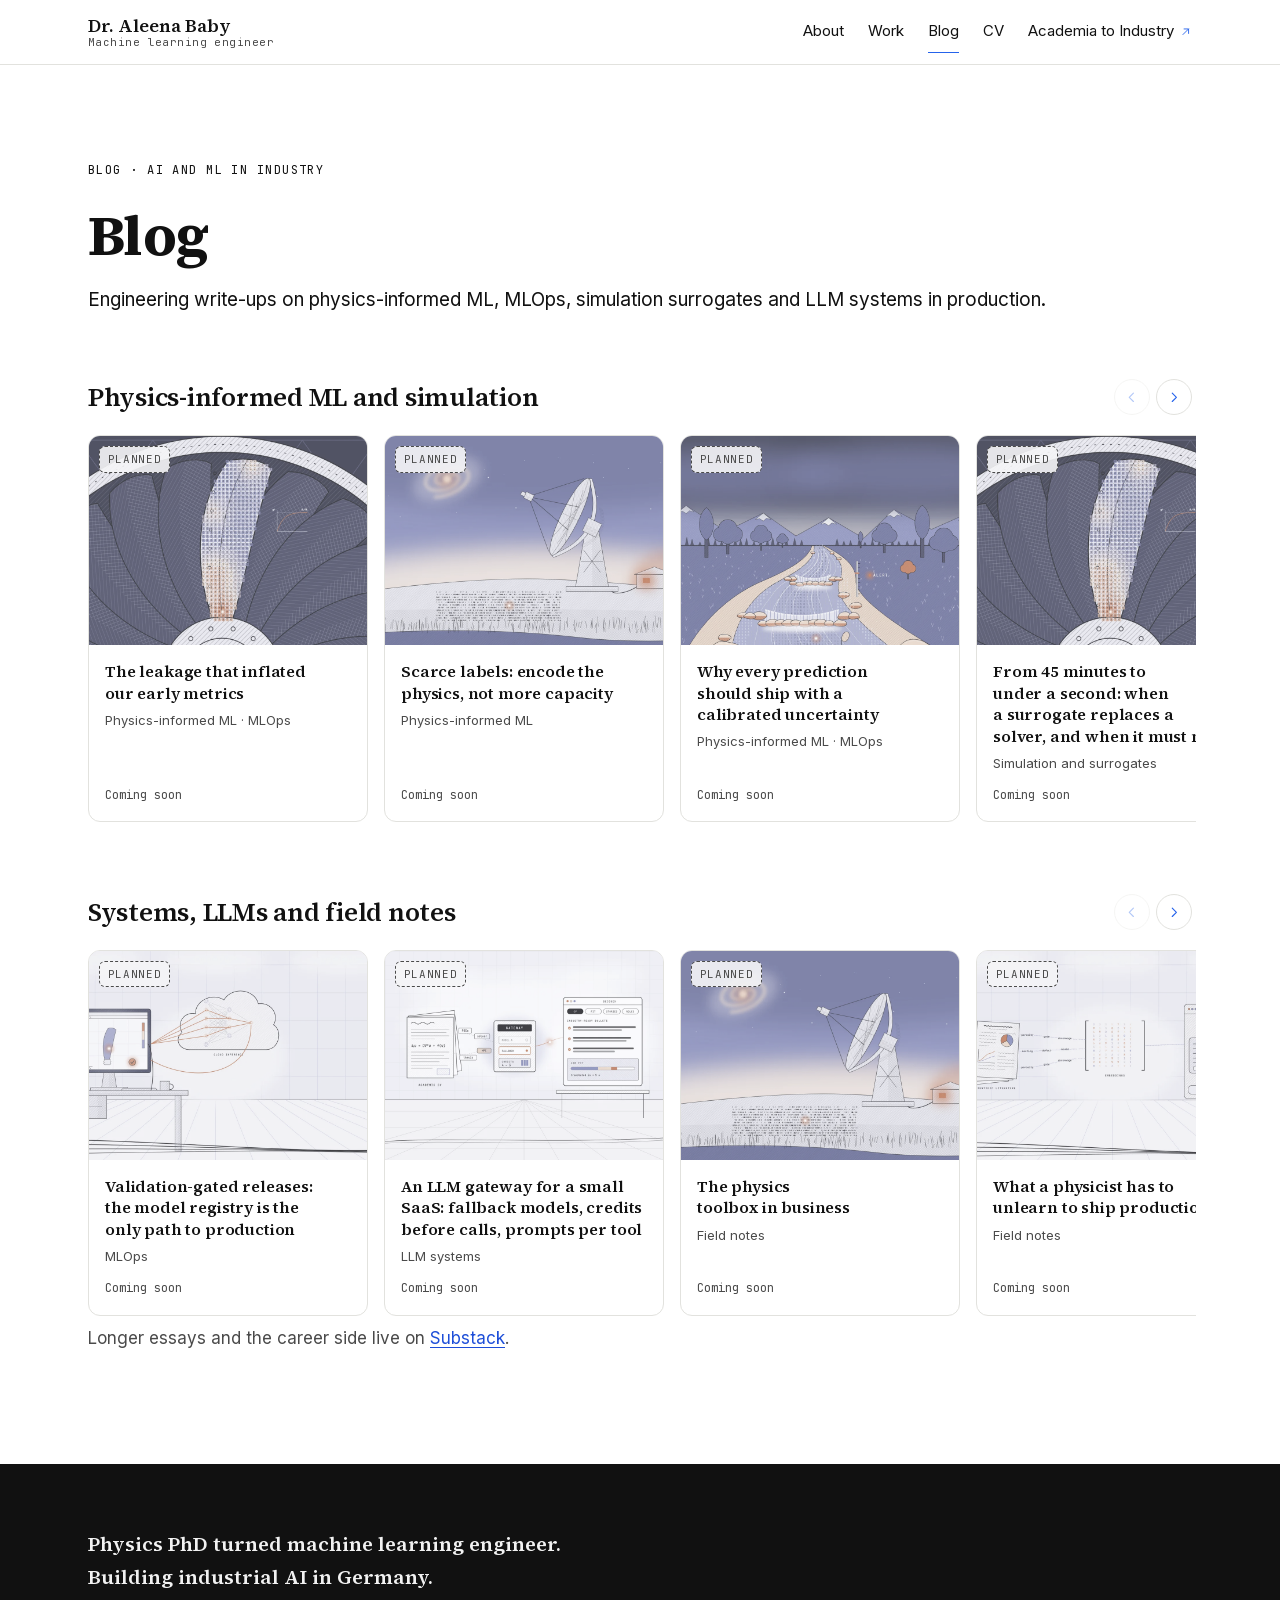
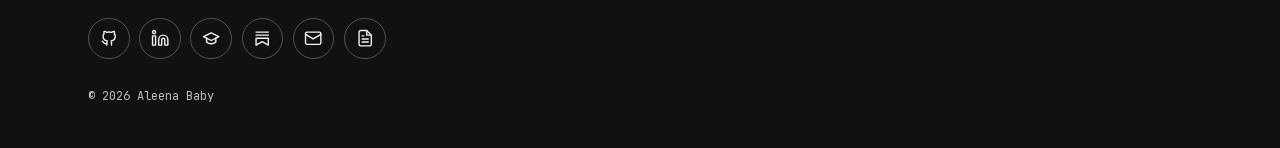
<file: blog/index.html>
<!DOCTYPE html>
<html lang="en"><head>
<meta charset="utf-8">
<meta name="viewport" content="width=device-width, initial-scale=1">
<title>Blog · Dr. Aleena Baby</title>
<meta name="description" content="Engineering write-ups by Dr. Aleena Baby on physics-informed ML, MLOps, simulation surrogates and LLM systems in production.">
<link rel="canonical" href="https://aleenababy.github.io/blog/index.html">
<meta property="og:type" content="website">
<meta property="og:site_name" content="Dr. Aleena Baby">
<meta property="og:title" content="Blog · Dr. Aleena Baby">
<meta property="og:description" content="Engineering write-ups by Dr. Aleena Baby on physics-informed ML, MLOps, simulation surrogates and LLM systems in production.">
<meta property="og:url" content="https://aleenababy.github.io/blog/index.html">
<meta property="og:image" content="https://aleenababy.github.io/assets/og-image.png">
<meta name="twitter:card" content="summary_large_image">
<meta name="theme-color" content="#ffffff">
<link rel="icon" href="../assets/favicon.svg" type="image/svg+xml">
<link rel="alternate" type="application/rss+xml" title="Dr. Aleena Baby, Blog" href="../feed.xml">
<link rel="stylesheet" href="../css/style.css">

</head>
<body>
<a class="skip" href="#main">Skip to content</a>
<header class="site-header">
  <div class="wrap">
    <a class="brand" href="../index.html"><strong>Dr. Aleena Baby</strong><span>Machine learning engineer</span></a>
    <button class="nav-toggle" type="button" aria-expanded="false" aria-controls="site-nav">Menu</button>
    <nav class="nav" id="site-nav" aria-label="Main">
      <ul>
        <li><a href="../about.html">About</a></li><li><a href="../work.html">Work</a></li><li><a href="../blog/index.html" aria-current="page">Blog</a></li><li><a href="../cv.html">CV</a></li>
        <li><a class="nav-ext" href="https://academiatoindustry.com" rel="noopener">Academia to Industry<svg class="icon" viewBox="0 0 24 24" aria-hidden="true" focusable="false"><path d="M7 17L17 7M9 7h8v8"></path></svg></a></li>
      </ul>
    </nav>
  </div>
</header>
<main id="main">
<section class="section section--tight">
  <div class="wrap">
    <div class="case-head">
      <p class="status-line">Blog · AI and ML in industry</p>
      <h1>Blog</h1>
      <p class="lead">Engineering write-ups on physics-informed ML, MLOps, simulation surrogates and LLM systems in production.</p>
    </div>
<section class="bc-row" aria-labelledby="row-piml">
  <div class="bc-head">
    <h2 id="row-piml">Physics-informed ML and simulation</h2>
    <div class="bc-ctrl">
      <button class="bc-btn" type="button" data-dir="-1" aria-controls="track-piml"><svg class="icon" viewBox="0 0 24 24" aria-hidden="true" focusable="false"><path d="M15 6l-6 6 6 6"></path></svg><span class="sr-only">Scroll left</span></button>
      <button class="bc-btn" type="button" data-dir="1" aria-controls="track-piml"><svg class="icon" viewBox="0 0 24 24" aria-hidden="true" focusable="false"><path d="M9 6l6 6-6 6"></path></svg><span class="sr-only">Scroll right</span></button>
    </div>
  </div>
  <ul class="bc-track" id="track-piml" data-carousel tabindex="0" aria-label="Physics-informed ML and simulation">
<li class="bc-item"><div class="bc-card bc-card--planned" aria-label="Planned post: The leakage that inflated our early metrics"><figure class="bc-img"><img src="../assets/img/scenes/foundry.webp" width="960" height="720" loading="lazy" decoding="async" alt=""><span class="bc-badge bc-badge--planned">Planned</span></figure>
      <div class="bc-body">
        <h3>The leakage that inflated our early metrics</h3>
        <p class="bc-tags">Physics-informed ML · MLOps</p>
        <p class="bc-meta">Coming soon</p>
      </div></div></li>
<li class="bc-item"><div class="bc-card bc-card--planned" aria-label="Planned post: Scarce labels: encode the physics, not more capacity"><figure class="bc-img"><img src="../assets/img/scenes/observatory.webp" width="960" height="720" loading="lazy" decoding="async" alt=""><span class="bc-badge bc-badge--planned">Planned</span></figure>
      <div class="bc-body">
        <h3>Scarce labels: encode the physics, not more capacity</h3>
        <p class="bc-tags">Physics-informed ML</p>
        <p class="bc-meta">Coming soon</p>
      </div></div></li>
<li class="bc-item"><div class="bc-card bc-card--planned" aria-label="Planned post: Why every prediction should ship with a calibrated uncertainty"><figure class="bc-img"><img src="../assets/img/scenes/river.webp" width="960" height="720" loading="lazy" decoding="async" alt=""><span class="bc-badge bc-badge--planned">Planned</span></figure>
      <div class="bc-body">
        <h3>Why every prediction should ship with a calibrated uncertainty</h3>
        <p class="bc-tags">Physics-informed ML · MLOps</p>
        <p class="bc-meta">Coming soon</p>
      </div></div></li>
<li class="bc-item"><div class="bc-card bc-card--planned" aria-label="Planned post: From 45 minutes to under a second: when a surrogate replaces a solver, and when it must not"><figure class="bc-img"><img src="../assets/img/scenes/foundry.webp" width="960" height="720" loading="lazy" decoding="async" alt=""><span class="bc-badge bc-badge--planned">Planned</span></figure>
      <div class="bc-body">
        <h3>From 45 minutes to under a second: when a surrogate replaces a solver, and when it must not</h3>
        <p class="bc-tags">Simulation and surrogates</p>
        <p class="bc-meta">Coming soon</p>
      </div></div></li>
  </ul>
</section>
<section class="bc-row" aria-labelledby="row-sys">
  <div class="bc-head">
    <h2 id="row-sys">Systems, LLMs and field notes</h2>
    <div class="bc-ctrl">
      <button class="bc-btn" type="button" data-dir="-1" aria-controls="track-sys"><svg class="icon" viewBox="0 0 24 24" aria-hidden="true" focusable="false"><path d="M15 6l-6 6 6 6"></path></svg><span class="sr-only">Scroll left</span></button>
      <button class="bc-btn" type="button" data-dir="1" aria-controls="track-sys"><svg class="icon" viewBox="0 0 24 24" aria-hidden="true" focusable="false"><path d="M9 6l6 6-6 6"></path></svg><span class="sr-only">Scroll right</span></button>
    </div>
  </div>
  <ul class="bc-track" id="track-sys" data-carousel tabindex="0" aria-label="Systems, LLMs and field notes">
<li class="bc-item"><div class="bc-card bc-card--planned" aria-label="Planned post: Validation-gated releases: the model registry is the only path to production"><figure class="bc-img"><img src="../assets/img/scenes/network.webp" width="960" height="720" loading="lazy" decoding="async" alt=""><span class="bc-badge bc-badge--planned">Planned</span></figure>
      <div class="bc-body">
        <h3>Validation-gated releases: the model registry is the only path to production</h3>
        <p class="bc-tags">MLOps</p>
        <p class="bc-meta">Coming soon</p>
      </div></div></li>
<li class="bc-item"><div class="bc-card bc-card--planned" aria-label="Planned post: An LLM gateway for a small SaaS: fallback models, credits before calls, prompts per tool"><figure class="bc-img"><img src="../assets/img/scenes/decodex.webp" width="960" height="720" loading="lazy" decoding="async" alt=""><span class="bc-badge bc-badge--planned">Planned</span></figure>
      <div class="bc-body">
        <h3>An LLM gateway for a small SaaS: fallback models, credits before calls, prompts per tool</h3>
        <p class="bc-tags">LLM systems</p>
        <p class="bc-meta">Coming soon</p>
      </div></div></li>
<li class="bc-item"><div class="bc-card bc-card--planned" aria-label="Planned post: The physics toolbox in business"><figure class="bc-img"><img src="../assets/img/scenes/observatory.webp" width="960" height="720" loading="lazy" decoding="async" alt=""><span class="bc-badge bc-badge--planned">Planned</span></figure>
      <div class="bc-body">
        <h3>The physics toolbox in business</h3>
        <p class="bc-tags">Field notes</p>
        <p class="bc-meta">Coming soon</p>
      </div></div></li>
<li class="bc-item"><div class="bc-card bc-card--planned" aria-label="Planned post: What a physicist has to unlearn to ship production ML"><figure class="bc-img"><img src="../assets/img/scenes/assistant.webp" width="960" height="720" loading="lazy" decoding="async" alt=""><span class="bc-badge bc-badge--planned">Planned</span></figure>
      <div class="bc-body">
        <h3>What a physicist has to unlearn to ship production ML</h3>
        <p class="bc-tags">Field notes</p>
        <p class="bc-meta">Coming soon</p>
      </div></div></li>
  </ul>
</section>
    <p class="muted">Longer essays and the career side live on <a href="https://academiatoindustry.substack.com">Substack</a>.</p>
  </div>
</section>

</main>
<footer class="site-footer">
  <div class="wrap">
    <p class="sig">Physics PhD turned machine learning engineer.<br>Building industrial AI in Germany.</p>
    <ul class="social"><li><a href="https://github.com/aleenababy" aria-label="GitHub" title="GitHub"><svg class="ficon" viewBox="0 0 24 24" aria-hidden="true" focusable="false"><path d="M9 19c-4.3 1.4-4.3-2.5-6-3m12 5v-3.5c0-1 .1-1.4-.5-2 2.8-.3 5.5-1.4 5.5-6a4.6 4.6 0 0 0-1.3-3.2 4.2 4.2 0 0 0-.1-3.2s-1.1-.3-3.5 1.3a12.3 12.3 0 0 0-6.2 0C6.5 2.8 5.4 3.1 5.4 3.1a4.2 4.2 0 0 0-.1 3.2A4.6 4.6 0 0 0 4 9.5c0 4.6 2.7 5.7 5.5 6-.6.6-.6 1.2-.5 2V21"></path></svg></a></li><li><a href="https://linkedin.com/in/aleena-baby" aria-label="LinkedIn" title="LinkedIn"><svg class="ficon" viewBox="0 0 24 24" aria-hidden="true" focusable="false"><path d="M16 8a6 6 0 0 1 6 6v7h-4v-7a2 2 0 0 0-4 0v7h-4v-7a6 6 0 0 1 6-6z"></path><path d="M2 9h4v12H2z"></path><circle cx="4" cy="4" r="2"></circle></svg></a></li><li><a href="https://scholar.google.com/citations?user=MxLHgh4AAAAJ" aria-label="Google Scholar" title="Google Scholar"><svg class="ficon" viewBox="0 0 24 24" aria-hidden="true" focusable="false"><path d="M22 10 12 5 2 10l10 5 10-5z"></path><path d="M6 12v5c3 3 9 3 12 0v-5"></path></svg></a></li><li><a href="https://academiatoindustry.substack.com" aria-label="Substack" title="Substack"><svg class="ficon" viewBox="0 0 24 24" aria-hidden="true" focusable="false"><path d="M4 4h16M4 8h16"></path><path d="M4 12h16v9l-8-4.5L4 21z"></path></svg></a></li><li><a class="js-email" href="#" aria-label="Email" title="Email"><svg class="ficon" viewBox="0 0 24 24" aria-hidden="true" focusable="false"><rect x="2" y="4" width="20" height="16" rx="2"></rect><path d="m22 7-10 6L2 7"></path></svg></a></li><li><a href="../cv.html" aria-label="CV" title="CV"><svg class="ficon" viewBox="0 0 24 24" aria-hidden="true" focusable="false"><path d="M14 2H6a2 2 0 0 0-2 2v16a2 2 0 0 0 2 2h12a2 2 0 0 0 2-2V8z"></path><path d="M14 2v6h6M8 13h8M8 17h8M8 9h2"></path></svg></a></li></ul>
    <small>© 2026 Aleena Baby</small>
  </div>
</footer>
<script src="../js/main.js" defer></script>
</body></html>
</file>
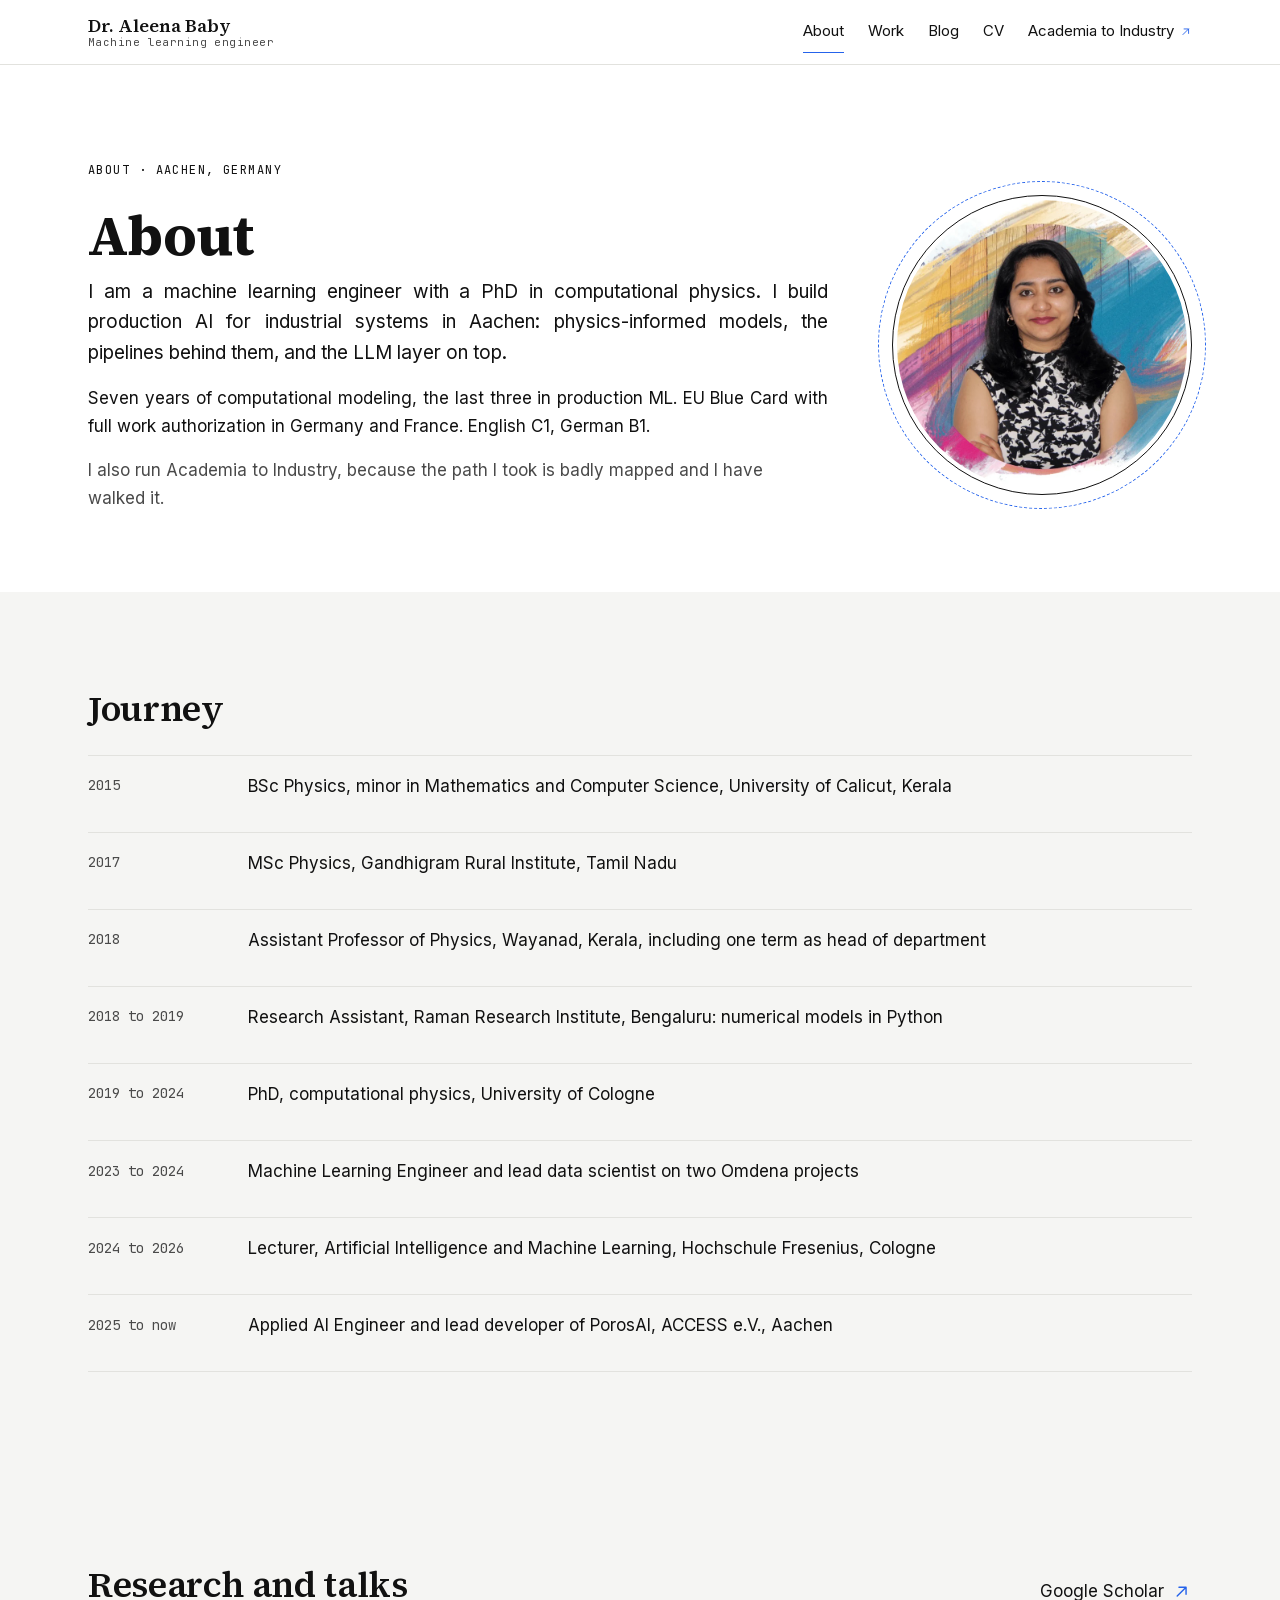
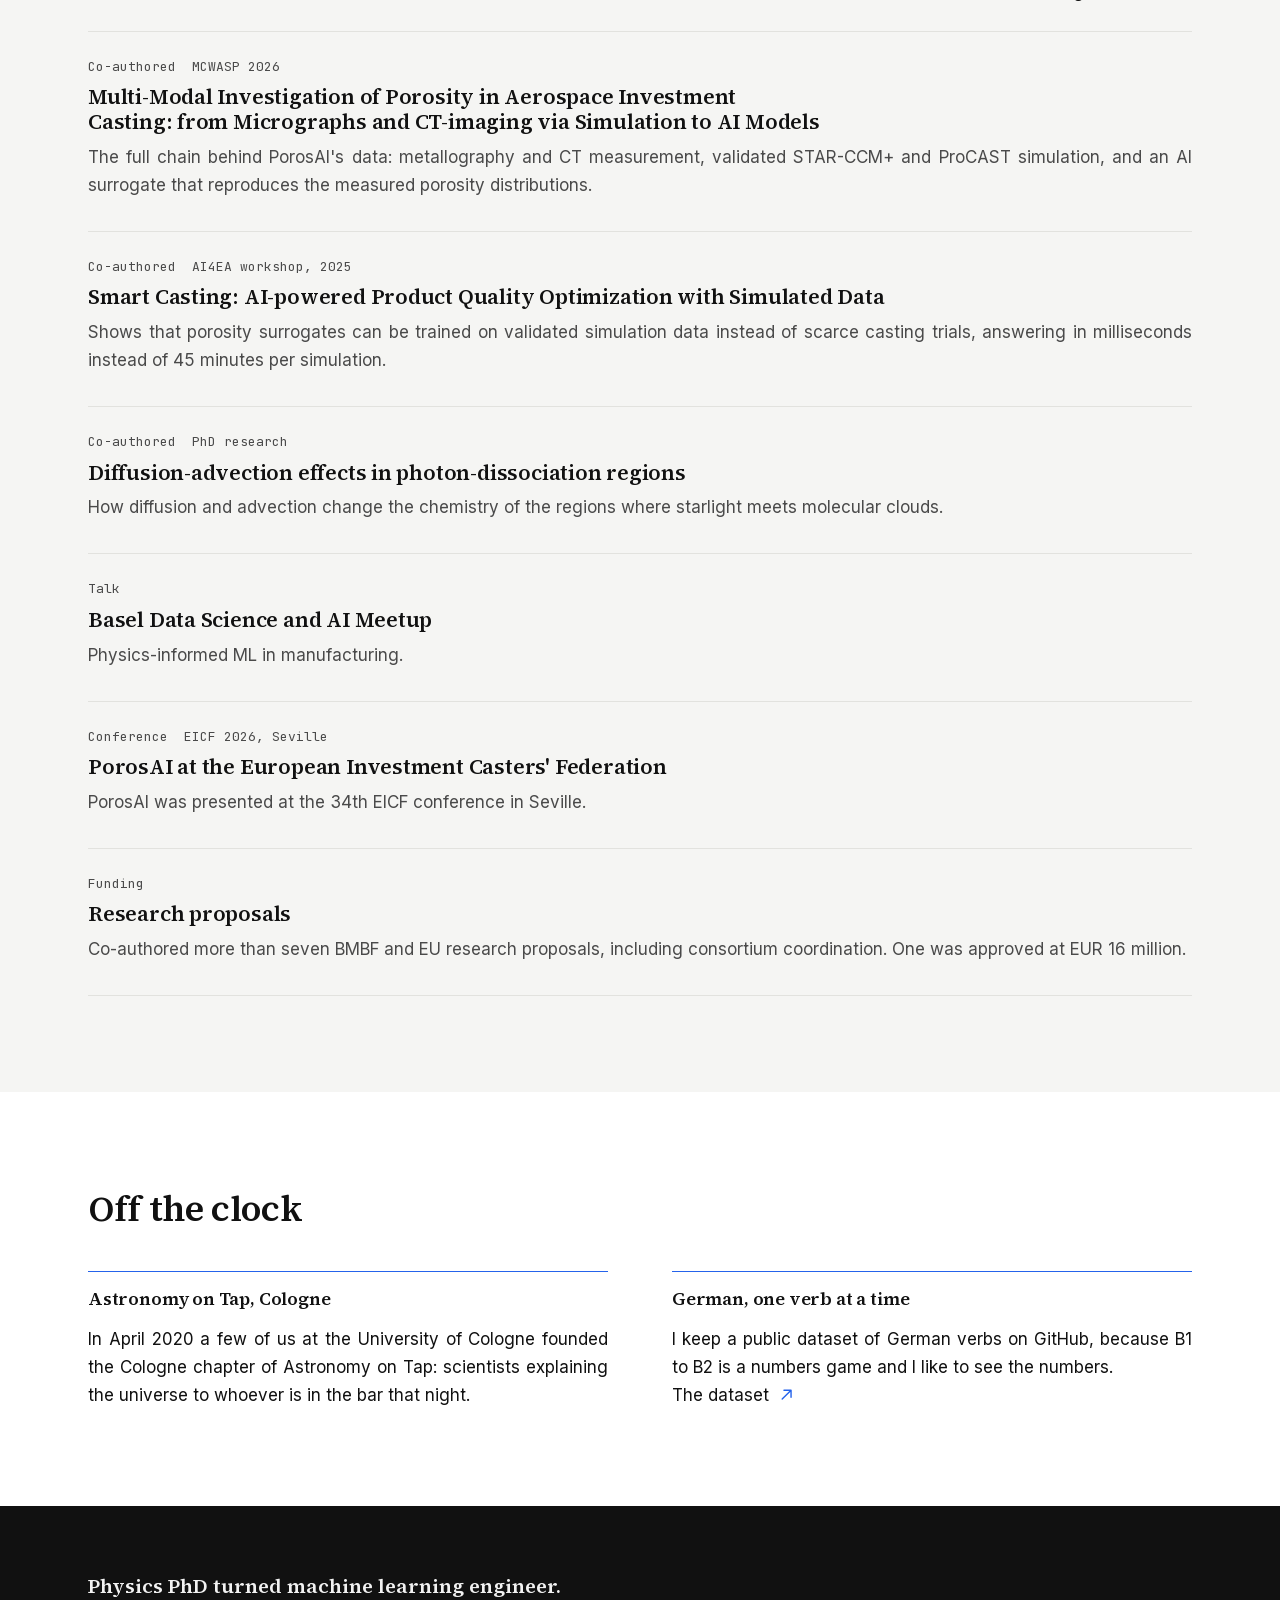
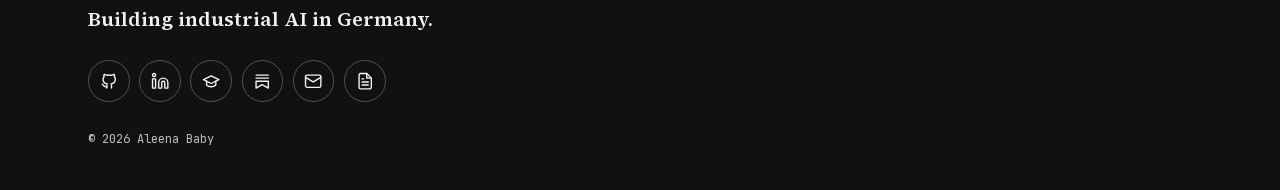
<file: about.html>
<!DOCTYPE html>
<html lang="en"><head>
<meta charset="utf-8">
<meta name="viewport" content="width=device-width, initial-scale=1">
<title>About · Dr. Aleena Baby</title>
<meta name="description" content="Dr. Aleena Baby: physicist turned machine learning engineer in Aachen. Journey, research and talks.">
<link rel="canonical" href="https://aleenababy.github.io/about.html">
<meta property="og:type" content="website">
<meta property="og:site_name" content="Dr. Aleena Baby">
<meta property="og:title" content="About · Dr. Aleena Baby">
<meta property="og:description" content="Dr. Aleena Baby: physicist turned machine learning engineer in Aachen. Journey, research and talks.">
<meta property="og:url" content="https://aleenababy.github.io/about.html">
<meta property="og:image" content="https://aleenababy.github.io/assets/og-image.png">
<meta name="twitter:card" content="summary_large_image">
<meta name="theme-color" content="#ffffff">
<link rel="icon" href="assets/favicon.svg" type="image/svg+xml">
<link rel="alternate" type="application/rss+xml" title="Dr. Aleena Baby, Blog" href="feed.xml">
<link rel="stylesheet" href="css/style.css">

</head>
<body>
<a class="skip" href="#main">Skip to content</a>
<header class="site-header">
  <div class="wrap">
    <a class="brand" href="index.html"><strong>Dr. Aleena Baby</strong><span>Machine learning engineer</span></a>
    <button class="nav-toggle" type="button" aria-expanded="false" aria-controls="site-nav">Menu</button>
    <nav class="nav" id="site-nav" aria-label="Main">
      <ul>
        <li><a href="about.html" aria-current="page">About</a></li><li><a href="work.html">Work</a></li><li><a href="blog/index.html">Blog</a></li><li><a href="cv.html">CV</a></li>
        <li><a class="nav-ext" href="https://academiatoindustry.com" rel="noopener">Academia to Industry<svg class="icon" viewBox="0 0 24 24" aria-hidden="true" focusable="false"><path d="M7 17L17 7M9 7h8v8"></path></svg></a></li>
      </ul>
    </nav>
  </div>
</header>
<main id="main">
<section class="hero">
  <div class="wrap hero-grid">
    <div class="prose">
      <p class="status-line">About · Aachen, Germany</p>
      <h1>About</h1>
      <p class="lead">I am a machine learning engineer with a PhD in computational physics. I build production AI for industrial systems in Aachen: physics-informed models, the pipelines behind them, and the LLM layer on top.</p>
      <p>Seven years of computational modeling, the last three in production ML. EU Blue Card with full work authorization in Germany and France. English C1, German B1.</p>
      <p class="muted">I also run Academia to Industry, because the path I took is badly mapped and I have walked it.</p>
    </div>
    <div class="portrait-wrap"><img class="portrait" src="assets/img/aleena.jpg" width="720" height="720" alt="Portrait of Dr. Aleena Baby"></div>
  </div>
</section>

<section class="section section--alt" id="journey" aria-labelledby="journey-title">
  <div class="wrap">
    <div class="section-head"><h2 id="journey-title">Journey</h2></div>
    <ol class="timeline">
        <li><time>2015</time><p>BSc Physics, minor in Mathematics and Computer Science, University of Calicut, Kerala</p></li>
        <li><time>2017</time><p>MSc Physics, Gandhigram Rural Institute, Tamil Nadu</p></li>
        <li><time>2018</time><p>Assistant Professor of Physics, Wayanad, Kerala, including one term as head of department</p></li>
        <li><time>2018 to 2019</time><p>Research Assistant, Raman Research Institute, Bengaluru: numerical models in Python</p></li>
        <li><time>2019 to 2024</time><p>PhD, computational physics, University of Cologne</p></li>
        <li><time>2023 to 2024</time><p>Machine Learning Engineer and lead data scientist on two Omdena projects</p></li>
        <li><time>2024 to 2026</time><p>Lecturer, Artificial Intelligence and Machine Learning, Hochschule Fresenius, Cologne</p></li>
        <li><time>2025 to now</time><p>Applied AI Engineer and lead developer of PorosAI, ACCESS e.V., Aachen</p></li>
    </ol>
  </div>
</section>

<section class="section section--alt" id="research" aria-labelledby="research-title">
  <div class="wrap">
    <div class="section-head"><h2 id="research-title">Research and talks</h2><a class="iconlink" href="https://scholar.google.com/citations?user=MxLHgh4AAAAJ">Google Scholar <svg class="icon" viewBox="0 0 24 24" aria-hidden="true" focusable="false"><path d="M7 17L17 7M9 7h8v8"></path></svg></a></div>
    <ol class="list">
      <li class="entry">
        <div class="meta"><span>Co-authored</span><span>MCWASP 2026</span></div>
        <h3>Multi-Modal Investigation of Porosity in Aerospace Investment Casting: from Micrographs and CT-imaging via Simulation to AI Models</h3>
        <p>The full chain behind PorosAI's data: metallography and CT measurement, validated STAR-CCM+ and ProCAST simulation, and an AI surrogate that reproduces the measured porosity distributions.</p>
      </li>
      <li class="entry">
        <div class="meta"><span>Co-authored</span><span>AI4EA workshop, 2025</span></div>
        <h3>Smart Casting: AI-powered Product Quality Optimization with Simulated Data</h3>
        <p>Shows that porosity surrogates can be trained on validated simulation data instead of scarce casting trials, answering in milliseconds instead of 45 minutes per simulation.</p>
      </li>
      <li class="entry">
        <div class="meta"><span>Co-authored</span><span>PhD research</span></div>
        <h3>Diffusion-advection effects in photon-dissociation regions</h3>
        <p>How diffusion and advection change the chemistry of the regions where starlight meets molecular clouds.</p>
      </li>
      <li class="entry">
        <div class="meta"><span>Talk</span></div>
        <h3>Basel Data Science and AI Meetup</h3>
        <p>Physics-informed ML in manufacturing.</p>
      </li>
      <li class="entry">
        <div class="meta"><span>Conference</span><span>EICF 2026, Seville</span></div>
        <h3>PorosAI at the European Investment Casters' Federation</h3>
        <p>PorosAI was presented at the 34th EICF conference in Seville.</p>
      </li>
      <li class="entry">
        <div class="meta"><span>Funding</span></div>
        <h3>Research proposals</h3>
        <p>Co-authored more than seven BMBF and EU research proposals, including consortium coordination. One was approved at EUR 16 million.</p>
      </li>
    </ol>
  </div>
</section>

<section class="section" id="off-the-clock" aria-labelledby="off-title">
  <div class="wrap">
    <div class="section-head"><h2 id="off-title">Off the clock</h2></div>
    <div class="blocks">
      <div class="block"><h3>Astronomy on Tap, Cologne</h3><p>In April 2020 a few of us at the University of Cologne founded the Cologne chapter of Astronomy on Tap: scientists explaining the universe to whoever is in the bar that night.</p></div>
      <div class="block"><h3>German, one verb at a time</h3><p>I keep a public dataset of German verbs on GitHub, because B1 to B2 is a numbers game and I like to see the numbers.</p><p><a class="iconlink" href="https://github.com/aleenababy/german_words">The dataset <svg class="icon" viewBox="0 0 24 24" aria-hidden="true" focusable="false"><path d="M7 17L17 7M9 7h8v8"></path></svg></a></p></div>
    </div>
  </div>
</section>
</main>
<footer class="site-footer">
  <div class="wrap">
    <p class="sig">Physics PhD turned machine learning engineer.<br>Building industrial AI in Germany.</p>
    <ul class="social"><li><a href="https://github.com/aleenababy" aria-label="GitHub" title="GitHub"><svg class="ficon" viewBox="0 0 24 24" aria-hidden="true" focusable="false"><path d="M9 19c-4.3 1.4-4.3-2.5-6-3m12 5v-3.5c0-1 .1-1.4-.5-2 2.8-.3 5.5-1.4 5.5-6a4.6 4.6 0 0 0-1.3-3.2 4.2 4.2 0 0 0-.1-3.2s-1.1-.3-3.5 1.3a12.3 12.3 0 0 0-6.2 0C6.5 2.8 5.4 3.1 5.4 3.1a4.2 4.2 0 0 0-.1 3.2A4.6 4.6 0 0 0 4 9.5c0 4.6 2.7 5.7 5.5 6-.6.6-.6 1.2-.5 2V21"></path></svg></a></li><li><a href="https://linkedin.com/in/aleena-baby" aria-label="LinkedIn" title="LinkedIn"><svg class="ficon" viewBox="0 0 24 24" aria-hidden="true" focusable="false"><path d="M16 8a6 6 0 0 1 6 6v7h-4v-7a2 2 0 0 0-4 0v7h-4v-7a6 6 0 0 1 6-6z"></path><path d="M2 9h4v12H2z"></path><circle cx="4" cy="4" r="2"></circle></svg></a></li><li><a href="https://scholar.google.com/citations?user=MxLHgh4AAAAJ" aria-label="Google Scholar" title="Google Scholar"><svg class="ficon" viewBox="0 0 24 24" aria-hidden="true" focusable="false"><path d="M22 10 12 5 2 10l10 5 10-5z"></path><path d="M6 12v5c3 3 9 3 12 0v-5"></path></svg></a></li><li><a href="https://academiatoindustry.substack.com" aria-label="Substack" title="Substack"><svg class="ficon" viewBox="0 0 24 24" aria-hidden="true" focusable="false"><path d="M4 4h16M4 8h16"></path><path d="M4 12h16v9l-8-4.5L4 21z"></path></svg></a></li><li><a class="js-email" href="#" aria-label="Email" title="Email"><svg class="ficon" viewBox="0 0 24 24" aria-hidden="true" focusable="false"><rect x="2" y="4" width="20" height="16" rx="2"></rect><path d="m22 7-10 6L2 7"></path></svg></a></li><li><a href="cv.html" aria-label="CV" title="CV"><svg class="ficon" viewBox="0 0 24 24" aria-hidden="true" focusable="false"><path d="M14 2H6a2 2 0 0 0-2 2v16a2 2 0 0 0 2 2h12a2 2 0 0 0 2-2V8z"></path><path d="M14 2v6h6M8 13h8M8 17h8M8 9h2"></path></svg></a></li></ul>
    <small>© 2026 Aleena Baby</small>
  </div>
</footer>
<script src="js/main.js" defer></script>
</body></html>
</file>
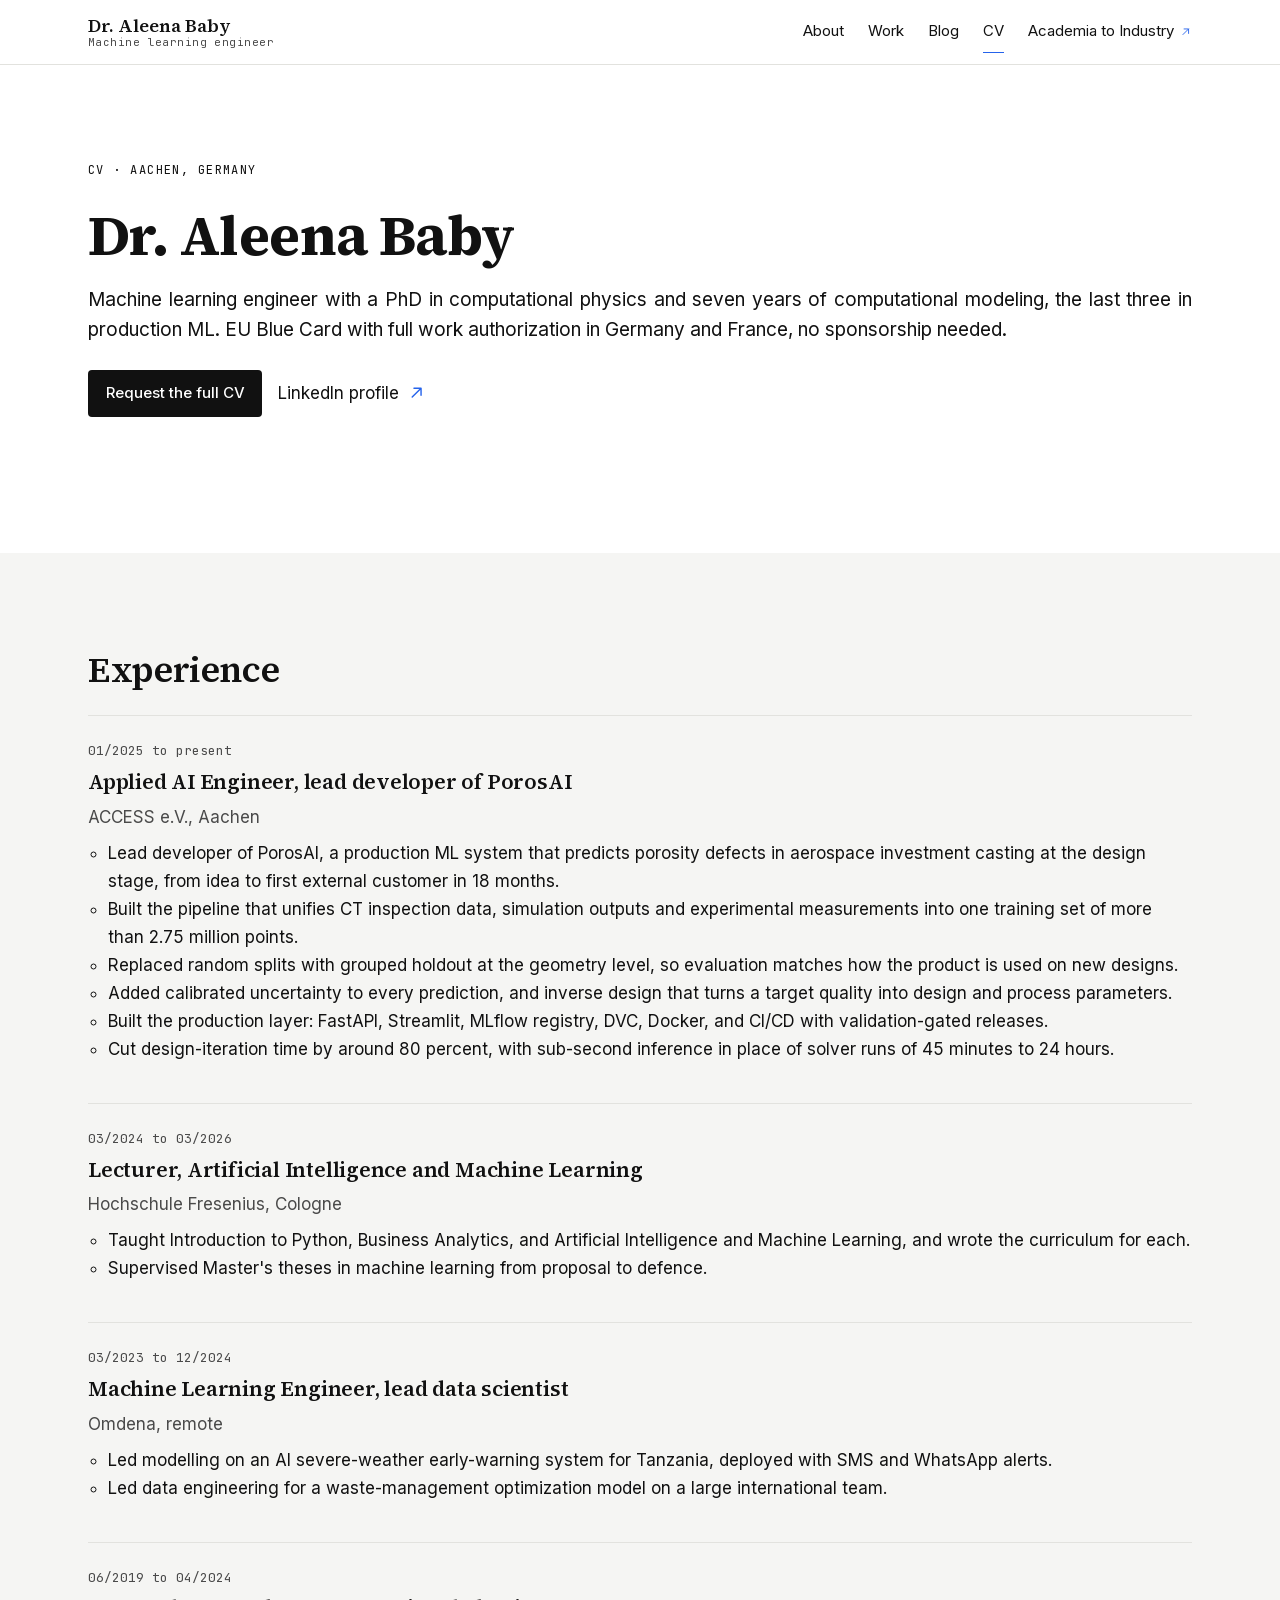
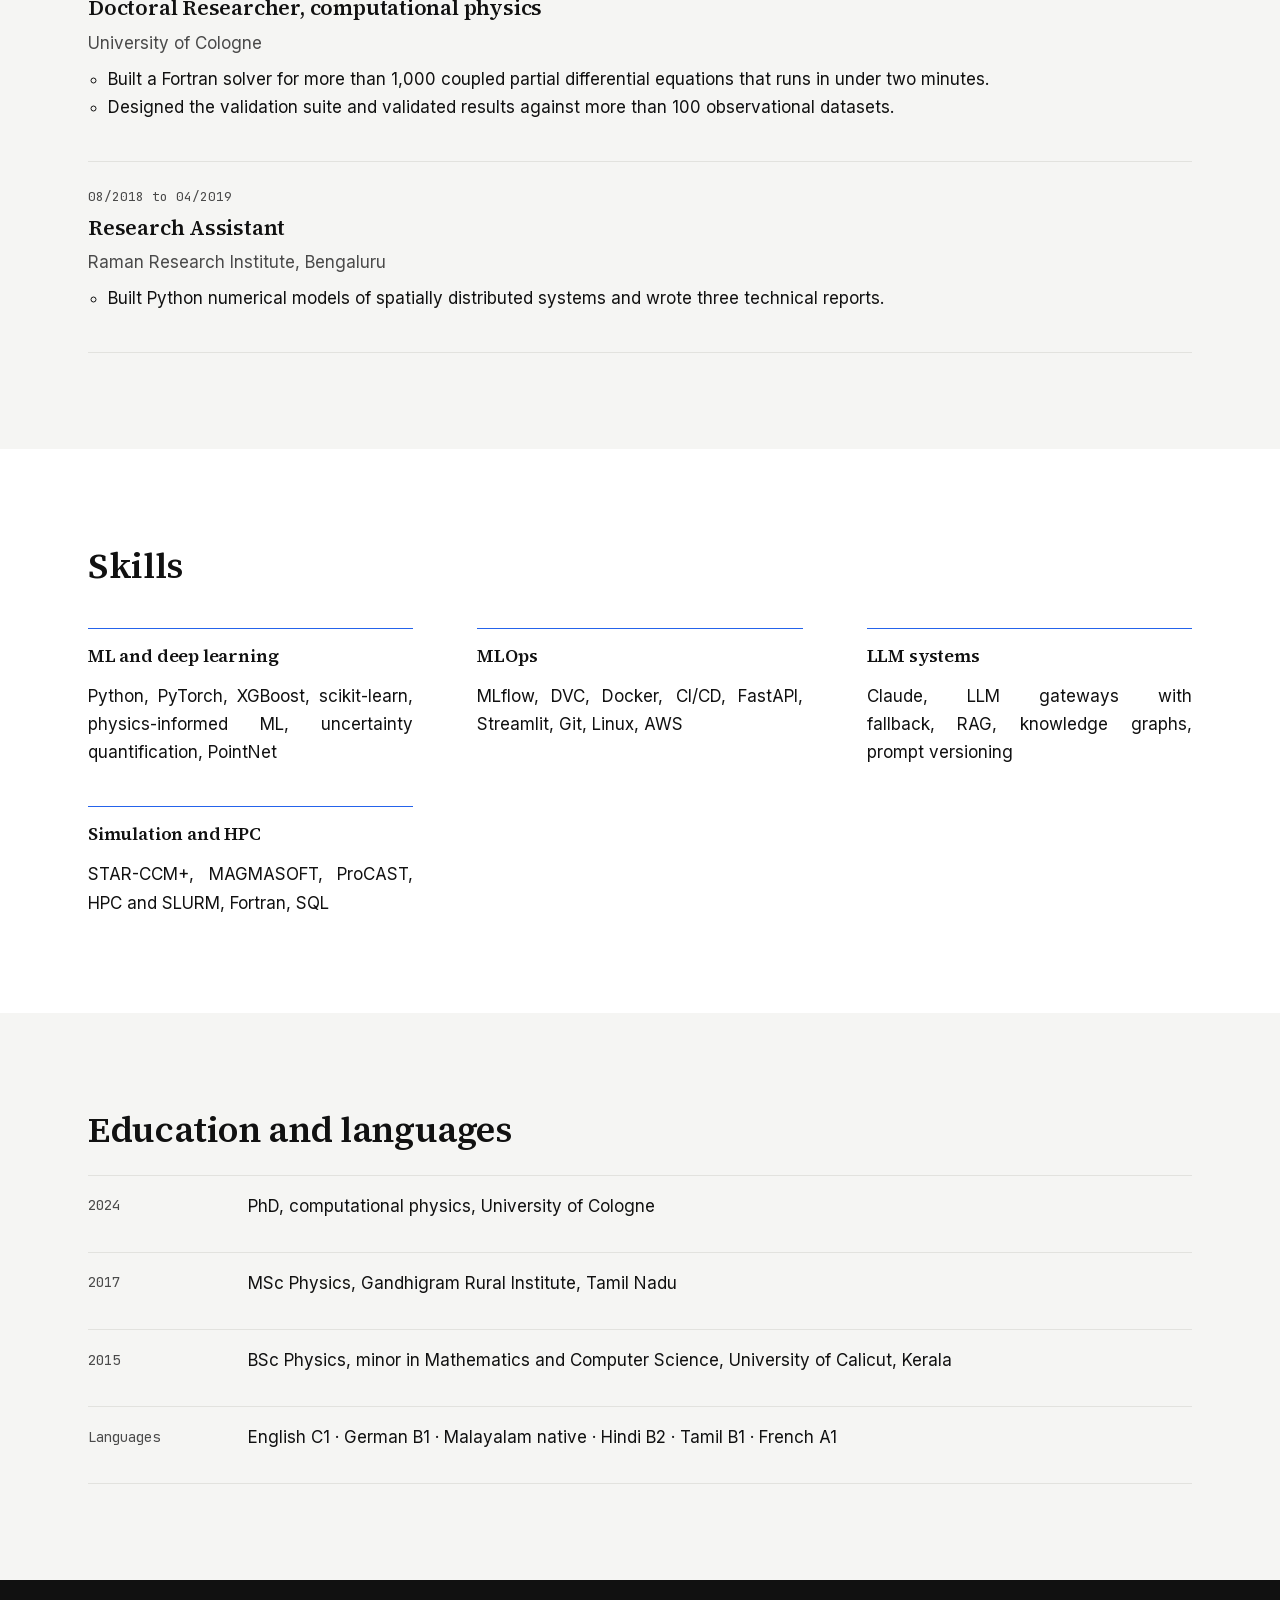
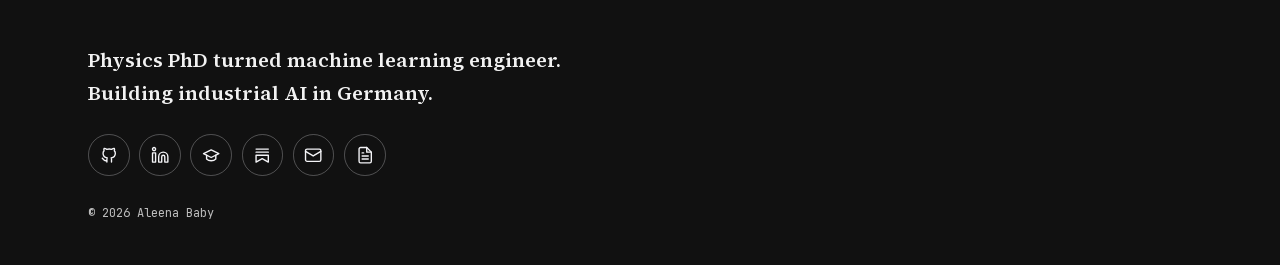
<file: cv.html>
<!DOCTYPE html>
<html lang="en"><head>
<meta charset="utf-8">
<meta name="viewport" content="width=device-width, initial-scale=1">
<title>CV · Dr. Aleena Baby</title>
<meta name="description" content="CV of Dr. Aleena Baby, machine learning engineer: experience, skills, education and languages.">
<link rel="canonical" href="https://aleenababy.github.io/cv.html">
<meta property="og:type" content="website">
<meta property="og:site_name" content="Dr. Aleena Baby">
<meta property="og:title" content="CV · Dr. Aleena Baby">
<meta property="og:description" content="CV of Dr. Aleena Baby, machine learning engineer: experience, skills, education and languages.">
<meta property="og:url" content="https://aleenababy.github.io/cv.html">
<meta property="og:image" content="https://aleenababy.github.io/assets/og-image.png">
<meta name="twitter:card" content="summary_large_image">
<meta name="theme-color" content="#ffffff">
<link rel="icon" href="assets/favicon.svg" type="image/svg+xml">
<link rel="alternate" type="application/rss+xml" title="Dr. Aleena Baby, Blog" href="feed.xml">
<link rel="stylesheet" href="css/style.css">

</head>
<body>
<a class="skip" href="#main">Skip to content</a>
<header class="site-header">
  <div class="wrap">
    <a class="brand" href="index.html"><strong>Dr. Aleena Baby</strong><span>Machine learning engineer</span></a>
    <button class="nav-toggle" type="button" aria-expanded="false" aria-controls="site-nav">Menu</button>
    <nav class="nav" id="site-nav" aria-label="Main">
      <ul>
        <li><a href="about.html">About</a></li><li><a href="work.html">Work</a></li><li><a href="blog/index.html">Blog</a></li><li><a href="cv.html" aria-current="page">CV</a></li>
        <li><a class="nav-ext" href="https://academiatoindustry.com" rel="noopener">Academia to Industry<svg class="icon" viewBox="0 0 24 24" aria-hidden="true" focusable="false"><path d="M7 17L17 7M9 7h8v8"></path></svg></a></li>
      </ul>
    </nav>
  </div>
</header>
<main id="main">
<section class="section section--tight">
  <div class="wrap">
    <div class="case-head">
      <p class="status-line">CV · Aachen, Germany</p>
      <h1>Dr. Aleena Baby</h1>
      <p class="lead">Machine learning engineer with a PhD in computational physics and seven years of computational modeling, the last three in production ML. EU Blue Card with full work authorization in Germany and France, no sponsorship needed.</p>
      <p class="cv-actions"><a class="btn js-email" href="#" data-subject="CV request">Request the full CV</a><a class="iconlink" href="https://linkedin.com/in/aleena-baby">LinkedIn profile <svg class="icon" viewBox="0 0 24 24" aria-hidden="true" focusable="false"><path d="M7 17L17 7M9 7h8v8"></path></svg></a></p>
    </div>
  </div>
</section>

<section class="section section--alt" aria-labelledby="exp-title">
  <div class="wrap">
    <div class="section-head"><h2 id="exp-title">Experience</h2></div>
    <ol class="list">
      <li class="entry">
        <div class="meta"><span>01/2025 to present</span></div>
        <h3>Applied AI Engineer, lead developer of PorosAI</h3>
        <p class="muted">ACCESS e.V., Aachen</p>
        <ul><li>Lead developer of PorosAI, a production ML system that predicts porosity defects in aerospace investment casting at the design stage, from idea to first external customer in 18 months.</li><li>Built the pipeline that unifies CT inspection data, simulation outputs and experimental measurements into one training set of more than 2.75 million points.</li><li>Replaced random splits with grouped holdout at the geometry level, so evaluation matches how the product is used on new designs.</li><li>Added calibrated uncertainty to every prediction, and inverse design that turns a target quality into design and process parameters.</li><li>Built the production layer: FastAPI, Streamlit, MLflow registry, DVC, Docker, and CI/CD with validation-gated releases.</li><li>Cut design-iteration time by around 80 percent, with sub-second inference in place of solver runs of 45 minutes to 24 hours.</li></ul>
      </li>
      <li class="entry">
        <div class="meta"><span>03/2024 to 03/2026</span></div>
        <h3>Lecturer, Artificial Intelligence and Machine Learning</h3>
        <p class="muted">Hochschule Fresenius, Cologne</p>
        <ul><li>Taught Introduction to Python, Business Analytics, and Artificial Intelligence and Machine Learning, and wrote the curriculum for each.</li><li>Supervised Master&#x27;s theses in machine learning from proposal to defence.</li></ul>
      </li>
      <li class="entry">
        <div class="meta"><span>03/2023 to 12/2024</span></div>
        <h3>Machine Learning Engineer, lead data scientist</h3>
        <p class="muted">Omdena, remote</p>
        <ul><li>Led modelling on an AI severe-weather early-warning system for Tanzania, deployed with SMS and WhatsApp alerts.</li><li>Led data engineering for a waste-management optimization model on a large international team.</li></ul>
      </li>
      <li class="entry">
        <div class="meta"><span>06/2019 to 04/2024</span></div>
        <h3>Doctoral Researcher, computational physics</h3>
        <p class="muted">University of Cologne</p>
        <ul><li>Built a Fortran solver for more than 1,000 coupled partial differential equations that runs in under two minutes.</li><li>Designed the validation suite and validated results against more than 100 observational datasets.</li></ul>
      </li>
      <li class="entry">
        <div class="meta"><span>08/2018 to 04/2019</span></div>
        <h3>Research Assistant</h3>
        <p class="muted">Raman Research Institute, Bengaluru</p>
        <ul><li>Built Python numerical models of spatially distributed systems and wrote three technical reports.</li></ul>
      </li>
    </ol>
  </div>
</section>

<section class="section" aria-labelledby="skills-title">
  <div class="wrap">
    <div class="section-head"><h2 id="skills-title">Skills</h2></div>
    <div class="blocks">
      <div class="block"><h3>ML and deep learning</h3><p>Python, PyTorch, XGBoost, scikit-learn, physics-informed ML, uncertainty quantification, PointNet</p></div>
      <div class="block"><h3>MLOps</h3><p>MLflow, DVC, Docker, CI/CD, FastAPI, Streamlit, Git, Linux, AWS</p></div>
      <div class="block"><h3>LLM systems</h3><p>Claude, LLM gateways with fallback, RAG, knowledge graphs, prompt versioning</p></div>
      <div class="block"><h3>Simulation and HPC</h3><p>STAR-CCM+, MAGMASOFT, ProCAST, HPC and SLURM, Fortran, SQL</p></div>
    </div>
  </div>
</section>

<section class="section section--alt" aria-labelledby="edu-title">
  <div class="wrap">
    <div class="section-head"><h2 id="edu-title">Education and languages</h2></div>
    <ol class="timeline">
      <li><time>2024</time><p>PhD, computational physics, University of Cologne</p></li>
      <li><time>2017</time><p>MSc Physics, Gandhigram Rural Institute, Tamil Nadu</p></li>
      <li><time>2015</time><p>BSc Physics, minor in Mathematics and Computer Science, University of Calicut, Kerala</p></li>
      <li><time>Languages</time><p>English C1 · German B1 · Malayalam native · Hindi B2 · Tamil B1 · French A1</p></li>
    </ol>
  </div>
</section>
</main>
<footer class="site-footer">
  <div class="wrap">
    <p class="sig">Physics PhD turned machine learning engineer.<br>Building industrial AI in Germany.</p>
    <ul class="social"><li><a href="https://github.com/aleenababy" aria-label="GitHub" title="GitHub"><svg class="ficon" viewBox="0 0 24 24" aria-hidden="true" focusable="false"><path d="M9 19c-4.3 1.4-4.3-2.5-6-3m12 5v-3.5c0-1 .1-1.4-.5-2 2.8-.3 5.5-1.4 5.5-6a4.6 4.6 0 0 0-1.3-3.2 4.2 4.2 0 0 0-.1-3.2s-1.1-.3-3.5 1.3a12.3 12.3 0 0 0-6.2 0C6.5 2.8 5.4 3.1 5.4 3.1a4.2 4.2 0 0 0-.1 3.2A4.6 4.6 0 0 0 4 9.5c0 4.6 2.7 5.7 5.5 6-.6.6-.6 1.2-.5 2V21"></path></svg></a></li><li><a href="https://linkedin.com/in/aleena-baby" aria-label="LinkedIn" title="LinkedIn"><svg class="ficon" viewBox="0 0 24 24" aria-hidden="true" focusable="false"><path d="M16 8a6 6 0 0 1 6 6v7h-4v-7a2 2 0 0 0-4 0v7h-4v-7a6 6 0 0 1 6-6z"></path><path d="M2 9h4v12H2z"></path><circle cx="4" cy="4" r="2"></circle></svg></a></li><li><a href="https://scholar.google.com/citations?user=MxLHgh4AAAAJ" aria-label="Google Scholar" title="Google Scholar"><svg class="ficon" viewBox="0 0 24 24" aria-hidden="true" focusable="false"><path d="M22 10 12 5 2 10l10 5 10-5z"></path><path d="M6 12v5c3 3 9 3 12 0v-5"></path></svg></a></li><li><a href="https://academiatoindustry.substack.com" aria-label="Substack" title="Substack"><svg class="ficon" viewBox="0 0 24 24" aria-hidden="true" focusable="false"><path d="M4 4h16M4 8h16"></path><path d="M4 12h16v9l-8-4.5L4 21z"></path></svg></a></li><li><a class="js-email" href="#" aria-label="Email" title="Email"><svg class="ficon" viewBox="0 0 24 24" aria-hidden="true" focusable="false"><rect x="2" y="4" width="20" height="16" rx="2"></rect><path d="m22 7-10 6L2 7"></path></svg></a></li><li><a href="cv.html" aria-label="CV" title="CV"><svg class="ficon" viewBox="0 0 24 24" aria-hidden="true" focusable="false"><path d="M14 2H6a2 2 0 0 0-2 2v16a2 2 0 0 0 2 2h12a2 2 0 0 0 2-2V8z"></path><path d="M14 2v6h6M8 13h8M8 17h8M8 9h2"></path></svg></a></li></ul>
    <small>© 2026 Aleena Baby</small>
  </div>
</footer>
<script src="js/main.js" defer></script>
</body></html>
</file>
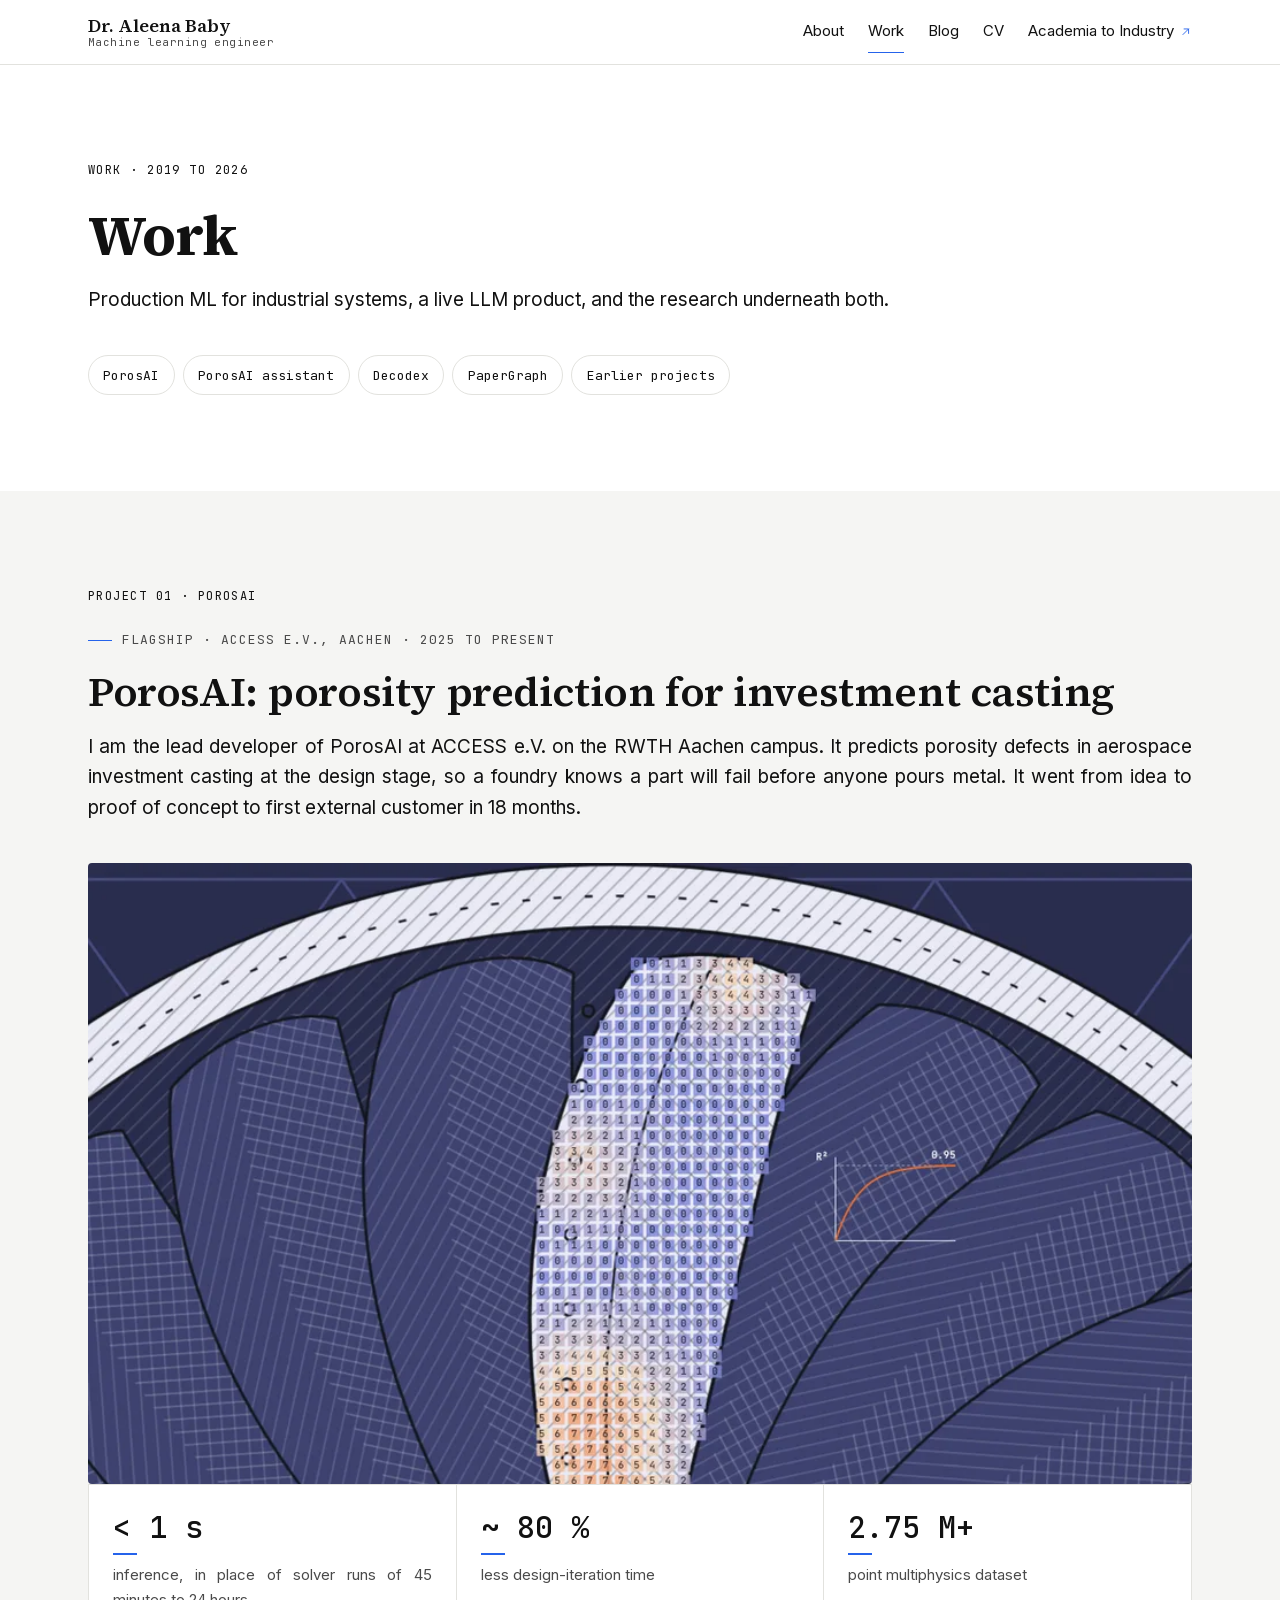
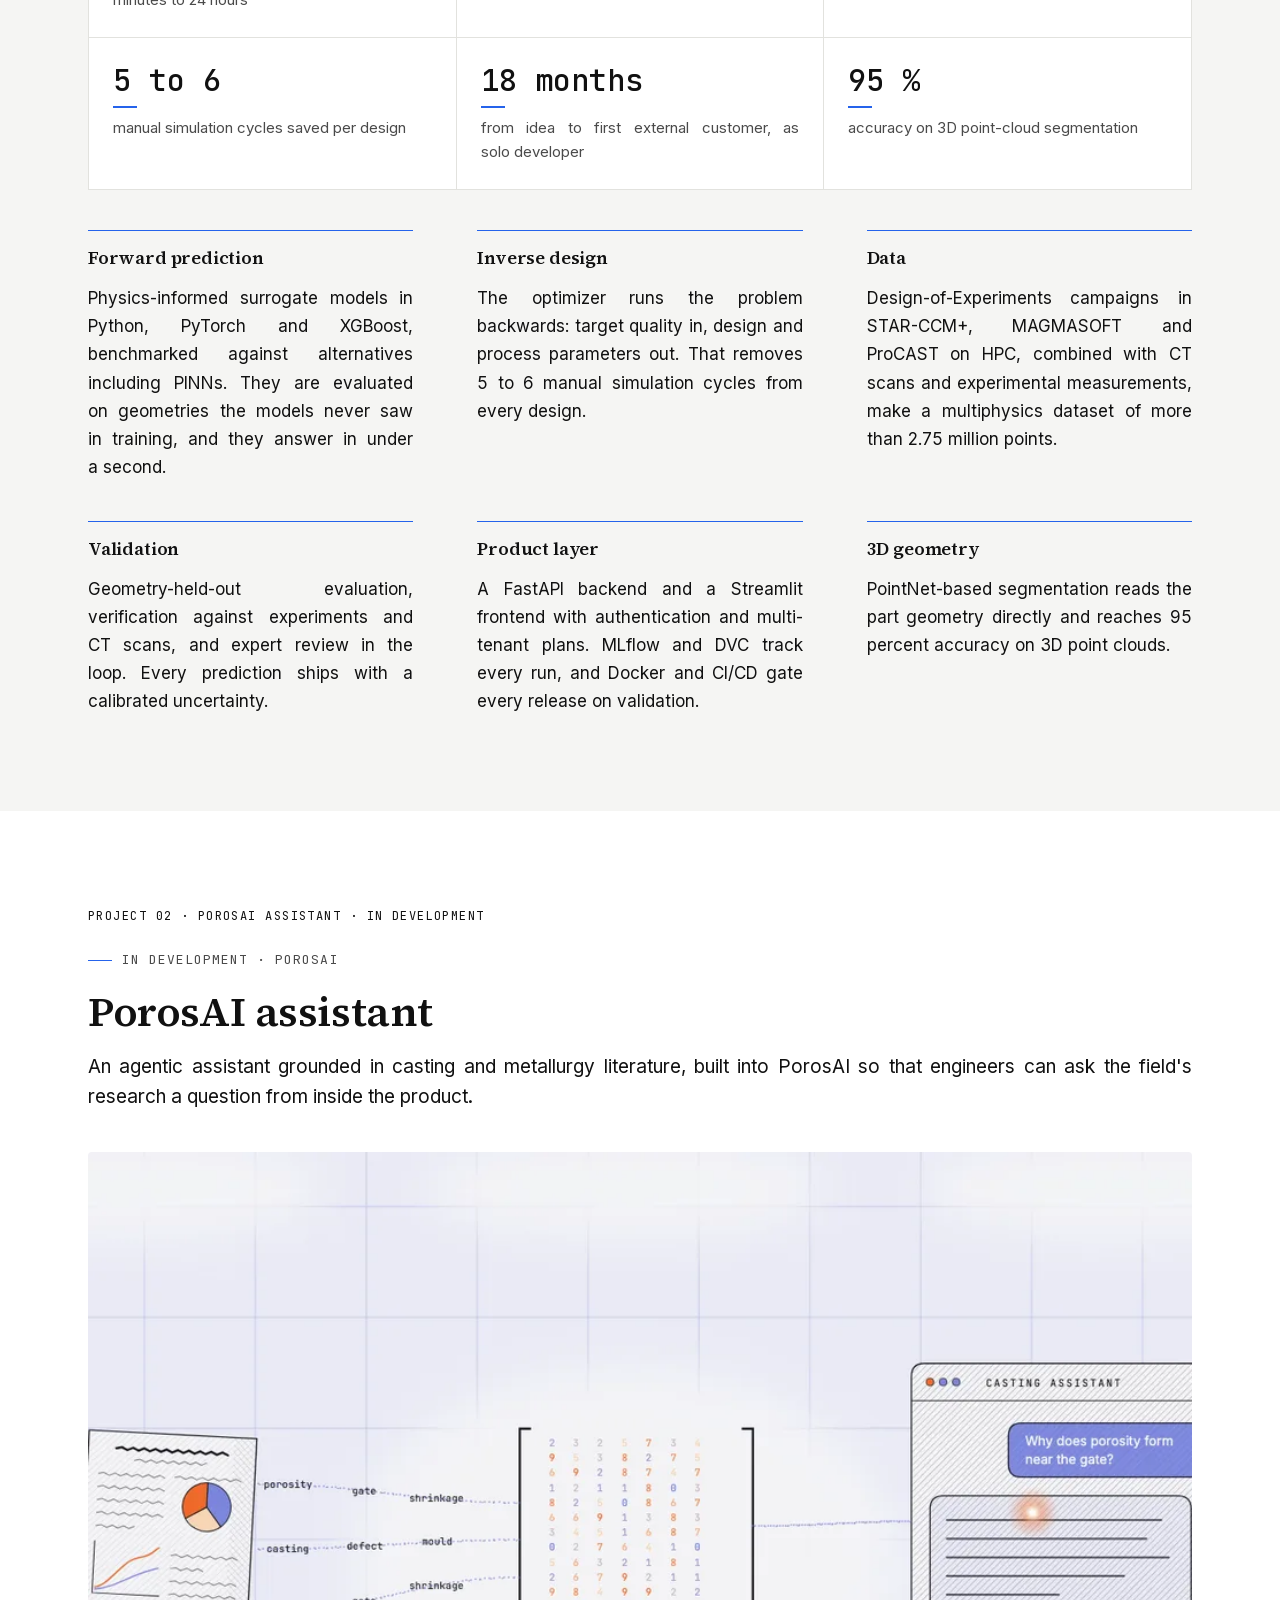
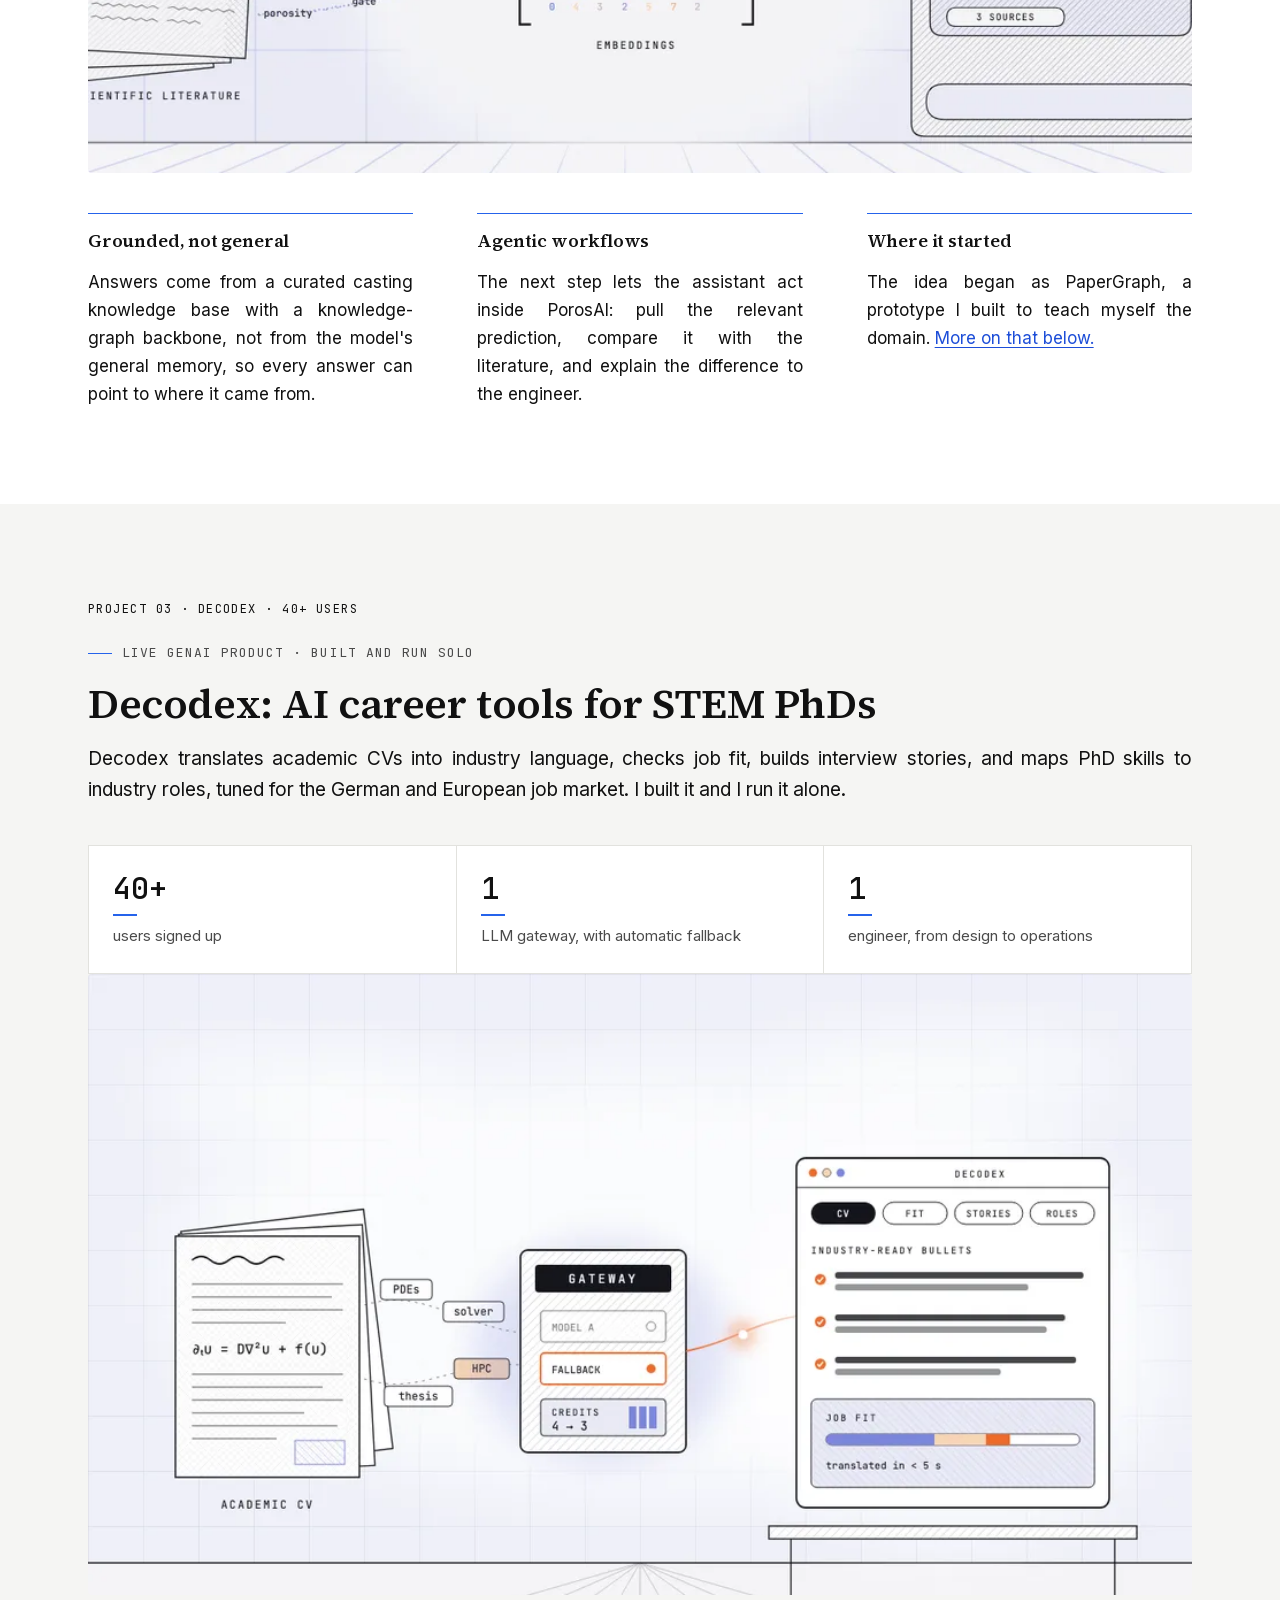
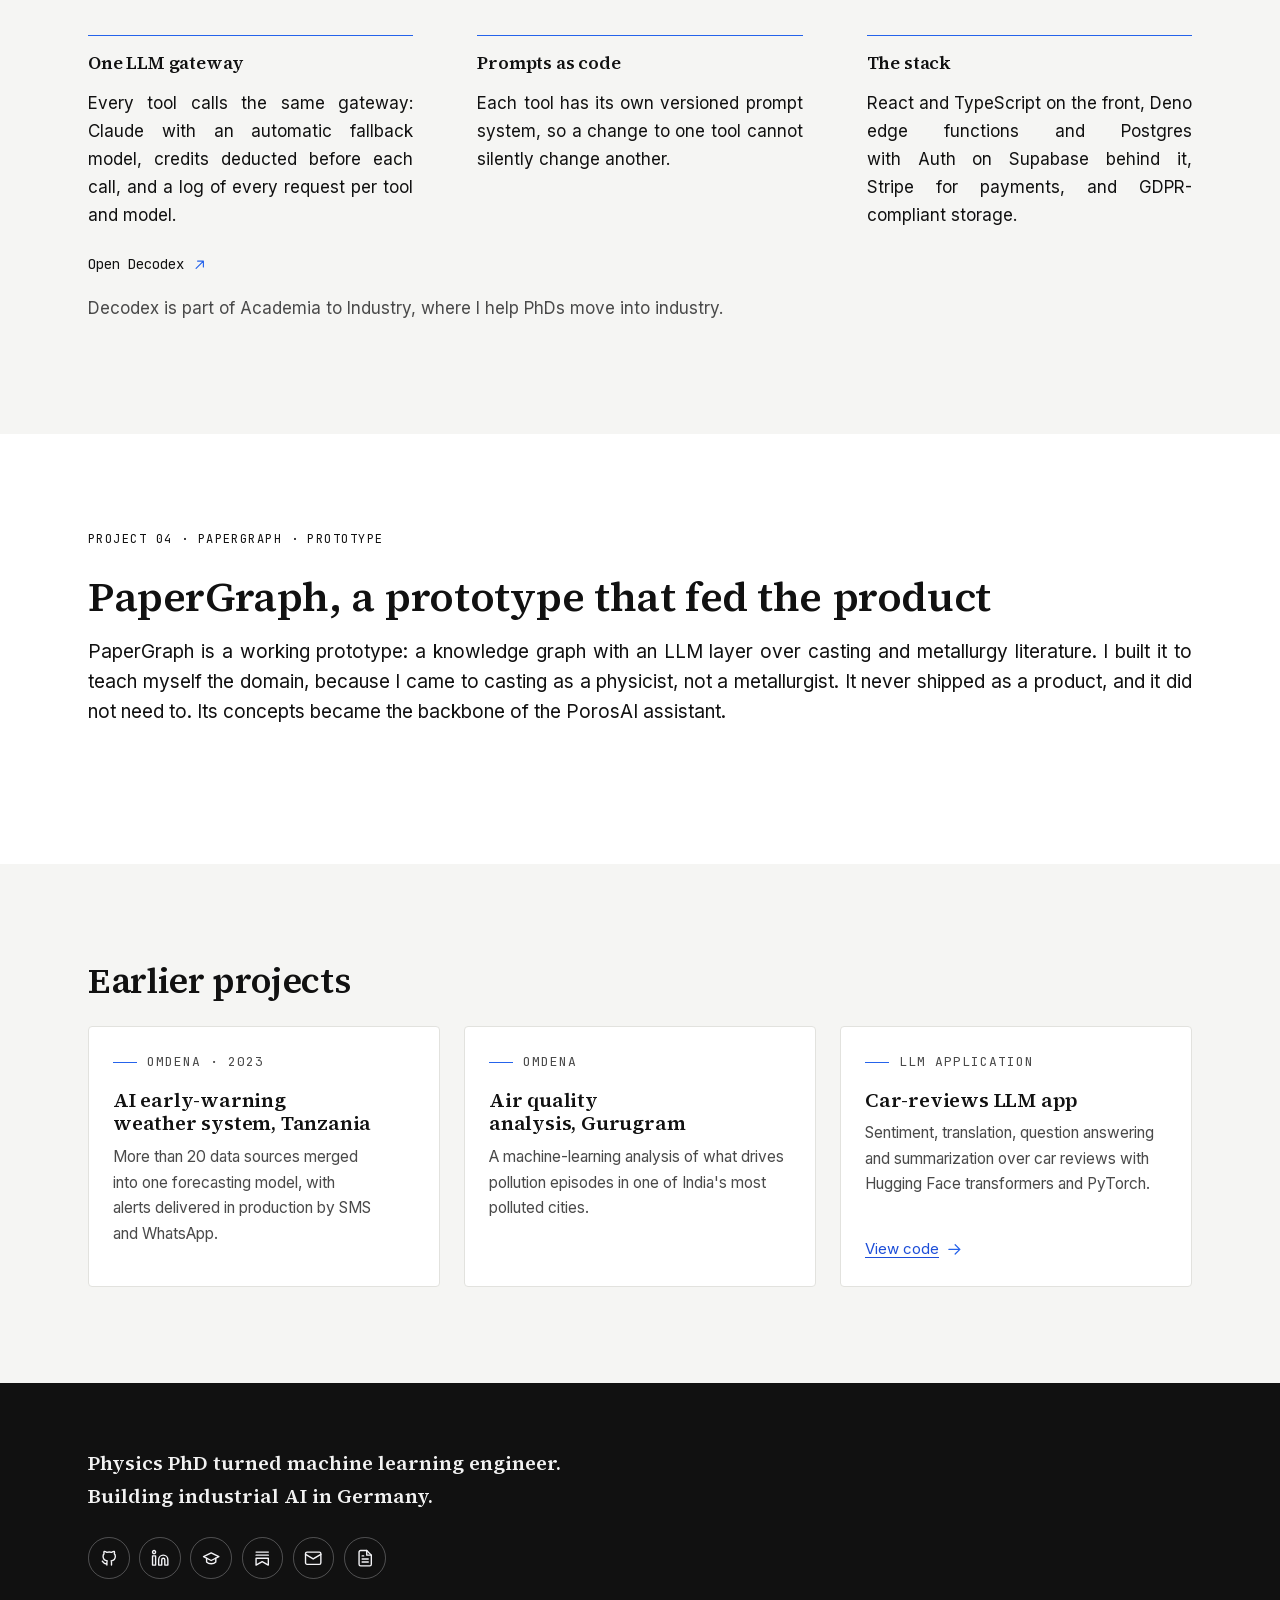
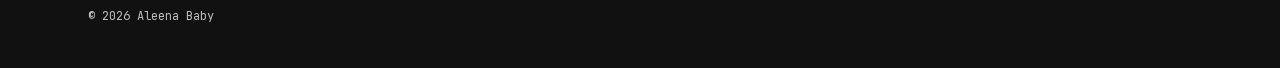
<file: work.html>
<!DOCTYPE html>
<html lang="en"><head>
<meta charset="utf-8">
<meta name="viewport" content="width=device-width, initial-scale=1">
<title>Work · Dr. Aleena Baby</title>
<meta name="description" content="PorosAI, the PorosAI assistant, Decodex and earlier projects: production ML and LLM systems by Dr. Aleena Baby.">
<link rel="canonical" href="https://aleenababy.github.io/work.html">
<meta property="og:type" content="website">
<meta property="og:site_name" content="Dr. Aleena Baby">
<meta property="og:title" content="Work · Dr. Aleena Baby">
<meta property="og:description" content="PorosAI, the PorosAI assistant, Decodex and earlier projects: production ML and LLM systems by Dr. Aleena Baby.">
<meta property="og:url" content="https://aleenababy.github.io/work.html">
<meta property="og:image" content="https://aleenababy.github.io/assets/og-image.png">
<meta name="twitter:card" content="summary_large_image">
<meta name="theme-color" content="#ffffff">
<link rel="icon" href="assets/favicon.svg" type="image/svg+xml">
<link rel="alternate" type="application/rss+xml" title="Dr. Aleena Baby, Blog" href="feed.xml">
<link rel="stylesheet" href="css/style.css">

</head>
<body>
<a class="skip" href="#main">Skip to content</a>
<header class="site-header">
  <div class="wrap">
    <a class="brand" href="index.html"><strong>Dr. Aleena Baby</strong><span>Machine learning engineer</span></a>
    <button class="nav-toggle" type="button" aria-expanded="false" aria-controls="site-nav">Menu</button>
    <nav class="nav" id="site-nav" aria-label="Main">
      <ul>
        <li><a href="about.html">About</a></li><li><a href="work.html" aria-current="page">Work</a></li><li><a href="blog/index.html">Blog</a></li><li><a href="cv.html">CV</a></li>
        <li><a class="nav-ext" href="https://academiatoindustry.com" rel="noopener">Academia to Industry<svg class="icon" viewBox="0 0 24 24" aria-hidden="true" focusable="false"><path d="M7 17L17 7M9 7h8v8"></path></svg></a></li>
      </ul>
    </nav>
  </div>
</header>
<main id="main">
<section class="section section--tight">
  <div class="wrap">
    <div class="case-head">
      <p class="status-line">Work · 2019 to 2026</p>
      <h1>Work</h1>
      <p class="lead">Production ML for industrial systems, a live LLM product, and the research underneath both.</p>
    </div>
    <ul class="jump">
      <li><a href="#porosai">PorosAI</a></li>
      <li><a href="#assistant">PorosAI assistant</a></li>
      <li><a href="#decodex">Decodex</a></li>
      <li><a href="#papergraph">PaperGraph</a></li>
      <li><a href="#earlier">Earlier projects</a></li>
    </ul>
  </div>
</section>

<section class="section section--alt" id="porosai" aria-labelledby="porosai-title">
  <div class="wrap">
    <div class="case-head">
      <p class="status-line">Project 01 · PorosAI</p>
      <span class="eyebrow">Flagship · ACCESS e.V., Aachen · 2025 to present</span>
      <h2 id="porosai-title">PorosAI: porosity prediction for investment casting</h2>
      <p class="lead">I am the lead developer of PorosAI at ACCESS e.V. on the RWTH Aachen campus. It predicts porosity defects in aerospace investment casting at the design stage, so a foundry knows a part will fail before anyone pours metal. It went from idea to proof of concept to first external customer in 18 months.</p>
    </div>
    <figure class="img-slot img-slot--filled img-slot--wide"><img src="assets/img/scenes/foundry.webp" width="960" height="720" loading="lazy" decoding="async" alt="Illustration: a turbine blade in hatched line work with a porosity heat map running from cool blue to hot orange across its surface."></figure>
    <div class="tiles metrics">
      <div class="tile"><span class="num">&lt; 1 s</span><p>inference, in place of solver runs of 45 minutes to 24 hours</p></div>
      <div class="tile"><span class="num">~ 80 %</span><p>less design-iteration time</p></div>
      <div class="tile"><span class="num">2.75 M+</span><p>point multiphysics dataset</p></div>
      <div class="tile"><span class="num">5 to 6</span><p>manual simulation cycles saved per design</p></div>
      <div class="tile"><span class="num">18 months</span><p>from idea to first external customer, as solo developer</p></div>
      <div class="tile"><span class="num">95 %</span><p>accuracy on 3D point-cloud segmentation</p></div>
    </div>
    <div class="blocks">
      <div class="block"><h3>Forward prediction</h3><p>Physics-informed surrogate models in Python, PyTorch and XGBoost, benchmarked against alternatives including PINNs. They are evaluated on geometries the models never saw in training, and they answer in under a second.</p></div>
      <div class="block"><h3>Inverse design</h3><p>The optimizer runs the problem backwards: target quality in, design and process parameters out. That removes 5 to 6 manual simulation cycles from every design.</p></div>
      <div class="block"><h3>Data</h3><p>Design-of-Experiments campaigns in STAR-CCM+, MAGMASOFT and ProCAST on HPC, combined with CT scans and experimental measurements, make a multiphysics dataset of more than 2.75 million points.</p></div>
      <div class="block"><h3>Validation</h3><p>Geometry-held-out evaluation, verification against experiments and CT scans, and expert review in the loop. Every prediction ships with a calibrated uncertainty.</p></div>
      <div class="block"><h3>Product layer</h3><p>A FastAPI backend and a Streamlit frontend with authentication and multi-tenant plans. MLflow and DVC track every run, and Docker and CI/CD gate every release on validation.</p></div>
      <div class="block"><h3>3D geometry</h3><p>PointNet-based segmentation reads the part geometry directly and reaches 95 percent accuracy on 3D point clouds.</p></div>
    </div>
  </div>
</section>

<section class="section" id="assistant" aria-labelledby="assistant-title">
  <div class="wrap">
    <div class="case-head">
      <p class="status-line">Project 02 · PorosAI assistant · In development</p>
      <span class="eyebrow">In development · PorosAI</span>
      <h2 id="assistant-title">PorosAI assistant</h2>
      <p class="lead">An agentic assistant grounded in casting and metallurgy literature, built into PorosAI so that engineers can ask the field's research a question from inside the product.</p>
    </div>
    <figure class="img-slot img-slot--filled img-slot--wide"><img src="assets/img/scenes/assistant.webp" width="960" height="720" loading="lazy" decoding="async" alt="Illustration: pages of scientific literature turned into embeddings, feeding a casting assistant that answers a question with three sources."></figure>
    <div class="blocks">
      <div class="block"><h3>Grounded, not general</h3><p>Answers come from a curated casting knowledge base with a knowledge-graph backbone, not from the model's general memory, so every answer can point to where it came from.</p></div>
      <div class="block"><h3>Agentic workflows</h3><p>The next step lets the assistant act inside PorosAI: pull the relevant prediction, compare it with the literature, and explain the difference to the engineer.</p></div>
      <div class="block"><h3>Where it started</h3><p>The idea began as PaperGraph, a prototype I built to teach myself the domain. <a href="#papergraph">More on that below.</a></p></div>
    </div>
  </div>
</section>

<section class="section section--alt" id="decodex" aria-labelledby="decodex-title">
  <div class="wrap">
    <div class="case-head">
      <p class="status-line">Project 03 · Decodex · 40+ users</p>
      <span class="eyebrow">Live GenAI product · built and run solo</span>
      <h2 id="decodex-title">Decodex: AI career tools for STEM PhDs</h2>
      <p class="lead">Decodex translates academic CVs into industry language, checks job fit, builds interview stories, and maps PhD skills to industry roles, tuned for the German and European job market. I built it and I run it alone.</p>
    </div>
    <div class="tiles metrics">
      <div class="tile"><span class="num">40+</span><p>users signed up</p></div>
      <div class="tile"><span class="num">1</span><p>LLM gateway, with automatic fallback</p></div>
      <div class="tile"><span class="num">1</span><p>engineer, from design to operations</p></div>
    </div>
    <figure class="img-slot img-slot--filled img-slot--wide"><img src="assets/img/scenes/decodex.webp" width="960" height="720" loading="lazy" decoding="async" alt="Illustration: an academic CV passes through an LLM gateway with a fallback model and a credits counter, and comes out as industry-ready bullets in the Decodex app."></figure>
    <div class="blocks">
      <div class="block"><h3>One LLM gateway</h3><p>Every tool calls the same gateway: Claude with an automatic fallback model, credits deducted before each call, and a log of every request per tool and model.</p></div>
      <div class="block"><h3>Prompts as code</h3><p>Each tool has its own versioned prompt system, so a change to one tool cannot silently change another.</p></div>
      <div class="block"><h3>The stack</h3><p>React and TypeScript on the front, Deno edge functions and Postgres with Auth on Supabase behind it, Stripe for payments, and GDPR-compliant storage.</p></div>
    </div>
    <p class="repo-line"><a class="iconlink" href="https://decodex.academiatoindustry.com">Open Decodex <svg class="icon" viewBox="0 0 24 24" aria-hidden="true" focusable="false"><path d="M7 17L17 7M9 7h8v8"></path></svg></a></p>
    <p class="muted">Decodex is part of Academia to Industry, where I help PhDs move into industry.</p>
  </div>
</section>

<section class="section" id="papergraph" aria-labelledby="papergraph-title">
  <div class="wrap">
    <div class="case-head">
      <p class="status-line">Project 04 · PaperGraph · Prototype</p>
      <h2 id="papergraph-title">PaperGraph, a prototype that fed the product</h2>
      <p class="lead">PaperGraph is a working prototype: a knowledge graph with an LLM layer over casting and metallurgy literature. I built it to teach myself the domain, because I came to casting as a physicist, not a metallurgist. It never shipped as a product, and it did not need to. Its concepts became the backbone of the PorosAI assistant.</p>
    </div>
  </div>
</section>

<section class="section section--alt" id="earlier" aria-labelledby="earlier-title">
  <div class="wrap">
    <div class="section-head"><h2 id="earlier-title">Earlier projects</h2></div>
    <div class="cards">
      <article class="card">
        <span class="eyebrow">Omdena · 2023</span>
        <h3>AI early-warning weather system, Tanzania</h3>
        <p>More than 20 data sources merged into one forecasting model, with alerts delivered in production by SMS and WhatsApp.</p>
      </article>
      <article class="card">
        <span class="eyebrow">Omdena</span>
        <h3>Air quality analysis, Gurugram</h3>
        <p>A machine-learning analysis of what drives pollution episodes in one of India's most polluted cities.</p>
      </article>
      <article class="card">
        <span class="eyebrow">LLM application</span>
        <h3>Car-reviews LLM app</h3>
        <p>Sentiment, translation, question answering and summarization over car reviews with Hugging Face transformers and PyTorch.</p>
        <a class="more" href="https://github.com/aleenababy/car_review_analysis">View code <svg class="icon" viewBox="0 0 24 24" aria-hidden="true" focusable="false"><path d="M5 12h14M13 6l6 6-6 6"></path></svg></a>
      </article>
    </div>
  </div>
</section>
</main>
<footer class="site-footer">
  <div class="wrap">
    <p class="sig">Physics PhD turned machine learning engineer.<br>Building industrial AI in Germany.</p>
    <ul class="social"><li><a href="https://github.com/aleenababy" aria-label="GitHub" title="GitHub"><svg class="ficon" viewBox="0 0 24 24" aria-hidden="true" focusable="false"><path d="M9 19c-4.3 1.4-4.3-2.5-6-3m12 5v-3.5c0-1 .1-1.4-.5-2 2.8-.3 5.5-1.4 5.5-6a4.6 4.6 0 0 0-1.3-3.2 4.2 4.2 0 0 0-.1-3.2s-1.1-.3-3.5 1.3a12.3 12.3 0 0 0-6.2 0C6.5 2.8 5.4 3.1 5.4 3.1a4.2 4.2 0 0 0-.1 3.2A4.6 4.6 0 0 0 4 9.5c0 4.6 2.7 5.7 5.5 6-.6.6-.6 1.2-.5 2V21"></path></svg></a></li><li><a href="https://linkedin.com/in/aleena-baby" aria-label="LinkedIn" title="LinkedIn"><svg class="ficon" viewBox="0 0 24 24" aria-hidden="true" focusable="false"><path d="M16 8a6 6 0 0 1 6 6v7h-4v-7a2 2 0 0 0-4 0v7h-4v-7a6 6 0 0 1 6-6z"></path><path d="M2 9h4v12H2z"></path><circle cx="4" cy="4" r="2"></circle></svg></a></li><li><a href="https://scholar.google.com/citations?user=MxLHgh4AAAAJ" aria-label="Google Scholar" title="Google Scholar"><svg class="ficon" viewBox="0 0 24 24" aria-hidden="true" focusable="false"><path d="M22 10 12 5 2 10l10 5 10-5z"></path><path d="M6 12v5c3 3 9 3 12 0v-5"></path></svg></a></li><li><a href="https://academiatoindustry.substack.com" aria-label="Substack" title="Substack"><svg class="ficon" viewBox="0 0 24 24" aria-hidden="true" focusable="false"><path d="M4 4h16M4 8h16"></path><path d="M4 12h16v9l-8-4.5L4 21z"></path></svg></a></li><li><a class="js-email" href="#" aria-label="Email" title="Email"><svg class="ficon" viewBox="0 0 24 24" aria-hidden="true" focusable="false"><rect x="2" y="4" width="20" height="16" rx="2"></rect><path d="m22 7-10 6L2 7"></path></svg></a></li><li><a href="cv.html" aria-label="CV" title="CV"><svg class="ficon" viewBox="0 0 24 24" aria-hidden="true" focusable="false"><path d="M14 2H6a2 2 0 0 0-2 2v16a2 2 0 0 0 2 2h12a2 2 0 0 0 2-2V8z"></path><path d="M14 2v6h6M8 13h8M8 17h8M8 9h2"></path></svg></a></li></ul>
    <small>© 2026 Aleena Baby</small>
  </div>
</footer>
<script src="js/main.js" defer></script>
</body></html>
</file>
<file: css/style.css>
/* ==========================================================================
   Dr. Aleena Baby, personal site. One stylesheet, no framework.

   DESIGN TOKENS
   --bg           #ffffff  page background
   --bg-alt       #f5f5f3  alternating section background
   --white        #ffffff  cards
   --ink          #111111  text, dark blocks (footer)
   --ink-2        #4a4a4a  secondary text (8.9:1 on white)
   --accent         #2563eb  the single accent (blue, no green anywhere): icons, rules, diagram arrows, tag underlines
   --accent-ink     #1d4ed8  same hue, darkened so link text passes WCAG AA (6.7:1 on white)
   --line         #e2e2de  hairlines and card borders
   --serif / --sans / --mono   Source Serif 4 (600-700), Inter (400-500), JetBrains Mono
   --measure      68ch     prose width
   --max          72rem    content width
   --s-1 ... --s-7         spacing scale (0.25rem to 6rem)
   All motion is disabled under prefers-reduced-motion.
   Fonts are self-hosted variable woff2 files (latin subset) in assets/fonts/.
   ========================================================================== */

@font-face { font-family: "Inter"; src: url("../assets/fonts/inter.woff2") format("woff2"); font-weight: 400 500; font-display: swap; }
@font-face { font-family: "Source Serif 4"; src: url("../assets/fonts/source-serif-4.woff2") format("woff2"); font-weight: 600 700; font-display: swap; }
@font-face { font-family: "JetBrains Mono"; src: url("../assets/fonts/jetbrains-mono.woff2") format("woff2"); font-weight: 400 500; font-display: swap; }

:root {
  --bg: #ffffff;
  --bg-alt: #f5f5f3;
  --white: #ffffff;
  --ink: #111111;
  --ink-2: #4a4a4a;
  --accent: #2563eb;
  --accent-ink: #1d4ed8;
  --line: #e2e2de;
  --serif: "Source Serif 4", Georgia, "Times New Roman", serif;
  --sans: "Inter", system-ui, -apple-system, "Segoe UI", sans-serif;
  --mono: "JetBrains Mono", ui-monospace, Menlo, Consolas, monospace;
  --measure: 68ch;
  --max: 72rem;
  --s-1: .25rem; --s-2: .5rem; --s-3: 1rem; --s-4: 1.5rem; --s-5: 2.5rem; --s-6: 4rem; --s-7: 6rem;
  --radius: 4px;
}

*, *::before, *::after { box-sizing: border-box; }
html { -webkit-text-size-adjust: 100%; scroll-padding-top: 5rem; }
body { margin: 0; background: var(--bg); color: var(--ink); font: 400 1.0625rem/1.65 var(--sans); text-rendering: optimizeLegibility; }
img, svg { max-width: 100%; height: auto; display: block; }
h1, h2, h3 { font-family: var(--serif); font-weight: 600; line-height: 1.18; margin: 0 0 var(--s-3); text-wrap: balance; letter-spacing: -0.01em; }
h1 { font-size: clamp(2.25rem, 5vw, 3.5rem); font-weight: 700; }
h2 { font-size: clamp(1.6rem, 3.2vw, 2.25rem); }
h3 { font-size: 1.25rem; }
p { margin: 0 0 var(--s-3); text-wrap: pretty; }
ul, ol { margin: 0 0 var(--s-3); padding-left: 1.2em; }
a { color: var(--accent-ink); text-decoration: underline; text-decoration-thickness: 1px; text-underline-offset: .2em; }
a:hover { color: var(--ink); text-decoration-color: var(--accent); }
:focus-visible { outline: 2px solid var(--accent-ink); outline-offset: 3px; border-radius: 2px; }

.skip { position: absolute; left: var(--s-3); top: -4rem; white-space: nowrap; background: var(--ink); color: var(--bg); padding: var(--s-2) var(--s-3); z-index: 100; }
.skip:focus { top: var(--s-2); color: var(--bg); }

.wrap { max-width: var(--max); margin: 0 auto; padding: 0 var(--s-4); }
.prose { max-width: var(--measure); }
.wrap.prose, .wrap.post-head, .wrap.post-body { max-width: var(--max); }
.wrap.prose > *, .wrap.post-head > *, .wrap.post-body > * { max-width: var(--measure); }
.wrap.post-body > .diagram { max-width: 52rem; }
.section { padding: var(--s-6) 0; }
.section--alt { background: var(--bg-alt); }
.section--tight { padding: var(--s-5) 0; }
@media (min-width: 48rem) { .section { padding: var(--s-7) 0; } }

.eyebrow, .mono { font-family: var(--mono); font-size: .8125rem; letter-spacing: .02em; }
.eyebrow { display: block; color: var(--ink-2); text-transform: uppercase; letter-spacing: .08em; margin-bottom: var(--s-3); }
.eyebrow::before { content: ""; display: inline-block; width: 1.5rem; height: 1px; background: var(--accent); vertical-align: middle; margin-right: .6rem; }
.muted { color: var(--ink-2); }
.lead { font-size: 1.1875rem; line-height: 1.6; }

/* VERIFY markers: visible on purpose until Aleena resolves them */
.verify { font-family: var(--mono); font-size: .75rem; font-weight: 500; background: transparent; color: #8a3b12; border: 1px dashed #b4561f; border-radius: 2px; padding: 0 .3em; white-space: normal; }

/* Header and nav */
.site-header { position: sticky; top: 0; z-index: 50; background: var(--bg); border-bottom: 1px solid var(--line); }
.site-header .wrap { display: flex; align-items: center; justify-content: space-between; gap: var(--s-3); min-height: 4rem; }
.brand { text-decoration: none; color: var(--ink); display: flex; flex-direction: column; line-height: 1.2; }
.brand strong { font-family: var(--serif); font-weight: 600; font-size: 1.125rem; }
.brand span { font-family: var(--mono); font-size: .6875rem; color: var(--ink-2); letter-spacing: .04em; }
.brand:hover { color: var(--ink); }
.nav-toggle { display: none; background: none; border: 1px solid var(--line); border-radius: var(--radius); font: 500 .8125rem var(--mono); color: var(--ink); padding: .55rem .8rem; min-height: 44px; cursor: pointer; }
.nav ul { list-style: none; margin: 0; padding: 0; display: flex; gap: var(--s-4); }
.nav a { font-size: .9375rem; color: var(--ink); text-decoration: none; padding: .5rem 0; display: inline-block; border-bottom: 1px solid transparent; }
.nav a:hover, .nav a[aria-current="page"] { border-bottom-color: var(--accent); color: var(--ink); }
.js .nav-toggle { display: none; }
@media (max-width: 47.99rem) {
  .js .nav-toggle { display: inline-block; }
  .js .nav { display: none; position: absolute; left: 0; right: 0; top: 100%; background: var(--bg); border-bottom: 1px solid var(--line); }
  .js .nav.is-open { display: block; }
  .nav ul { flex-wrap: wrap; gap: var(--s-1) var(--s-4); }
  .js .nav ul { flex-direction: column; gap: 0; padding: var(--s-2) var(--s-4) var(--s-3); }
  .js .nav a { display: block; padding: .75rem 0; }
  .site-header .wrap { flex-wrap: wrap; }
}

/* Hero */
.hero { padding: var(--s-6) 0 var(--s-5); }
.hero-grid { display: grid; gap: var(--s-5); align-items: center; }
@media (min-width: 48rem) { .hero-grid { grid-template-columns: minmax(0, 1fr) auto; gap: var(--s-6); } .hero { padding: var(--s-7) 0 var(--s-6); } }
.hero h1 { margin-bottom: var(--s-2); }
.hero .place { font-family: var(--mono); font-size: .875rem; color: var(--ink-2); margin-bottom: var(--s-4); }
.pull { font-family: var(--serif); font-weight: 600; font-size: clamp(1.3rem, 2.4vw, 1.7rem); line-height: 1.38; max-width: 36ch; margin-bottom: var(--s-4); text-wrap: pretty; }
.portrait { width: 200px; height: 200px; border-radius: 50%; object-fit: cover; border: 1px solid var(--ink); padding: 4px; background: var(--white); }
@media (min-width: 48rem) { .portrait { width: 260px; height: 260px; } }
.linkrow { list-style: none; padding: 0; margin: 0; display: flex; flex-wrap: wrap; gap: var(--s-2) var(--s-4); font-size: .9375rem; }
.linkrow a { display: inline-block; padding: .35rem 0; white-space: nowrap; }
.section-head > a, .chip, .brand span { white-space: nowrap; }

/* Facts strip and metrics grid */
.tiles { display: grid; gap: 1px; background: var(--line); border: 1px solid var(--line); grid-template-columns: 1fr; }
@media (min-width: 30rem) { .tiles { grid-template-columns: repeat(2, minmax(0, 1fr)); } }
@media (min-width: 60rem) { .tiles { grid-template-columns: repeat(4, minmax(0, 1fr)); } .tiles.metrics { grid-template-columns: repeat(3, minmax(0, 1fr)); } }
.tile { background: var(--white); padding: var(--s-4); }
.tile .num { display: block; font-family: var(--mono); font-weight: 500; font-size: 1.5rem; line-height: 1.2; color: var(--ink); margin-bottom: var(--s-2); }
.tile .num::after { content: ""; display: block; width: 1.5rem; height: 2px; background: var(--accent); margin-top: var(--s-2); }
.tile p { margin: 0; font-size: .9375rem; color: var(--ink-2); }
.metrics .num { font-size: clamp(1.4rem, 2.6vw, 1.875rem); }

/* Cards */
.cards { display: grid; gap: var(--s-4); grid-template-columns: repeat(auto-fit, minmax(min(100%, 18rem), 1fr)); }
.card { background: var(--white); border: 1px solid var(--line); border-radius: var(--radius); padding: var(--s-4); display: flex; flex-direction: column; }
.card h3 { margin-bottom: var(--s-2); }
.card p { font-size: .9688rem; color: var(--ink-2); }
.card .more { margin-top: auto; font-size: .9375rem; }
.card .tech { margin-top: auto; font-family: var(--mono); font-size: .75rem; color: var(--ink-2); border-top: 1px solid var(--line); padding-top: var(--s-2); }
.section-head { display: flex; flex-wrap: wrap; justify-content: space-between; align-items: baseline; gap: var(--s-2) var(--s-4); margin-bottom: var(--s-4); }
.section-head h2 { margin: 0; }

/* Case studies */
.case-head { max-width: 52rem; margin-bottom: var(--s-5); }
.case-head h2 { font-size: clamp(1.75rem, 3.6vw, 2.6rem); }
.blocks { display: grid; gap: var(--s-5) var(--s-6); grid-template-columns: repeat(auto-fit, minmax(min(100%, 20rem), 1fr)); margin-top: var(--s-5); }
.block h3 { font-size: 1.125rem; padding-top: var(--s-3); border-top: 1px solid var(--accent); }
.block p { margin: 0; color: var(--ink); }
.quote-exact { font-family: var(--serif); font-weight: 600; font-size: 1.0625rem; }
.diagram { margin: var(--s-5) 0 0; background: var(--white); border: 1px solid var(--line); border-radius: var(--radius); padding: var(--s-4); overflow-x: auto; }
.diagram svg { min-width: 640px; width: 100%; }
figcaption { font-family: var(--mono); font-size: .8125rem; color: var(--ink-2); margin-top: var(--s-3); }
.chip { display: inline-block; font-family: var(--mono); font-size: .75rem; font-weight: 500; letter-spacing: .04em; border: 1px solid var(--ink); border-radius: 999px; padding: .15rem .65rem; color: var(--ink); }
.chip--live { border-color: var(--accent-ink); color: var(--accent-ink); }
.chip--planned { border-style: dashed; color: var(--ink-2); border-color: var(--ink-2); }
.chips { display: flex; flex-wrap: wrap; gap: var(--s-2); margin-bottom: var(--s-3); }
.btn { display: inline-block; background: var(--ink); color: var(--bg); text-decoration: none; padding: .7rem 1.1rem; border-radius: var(--radius); font-weight: 500; font-size: .9375rem; min-height: 44px; }
.btn:hover { background: var(--accent-ink); color: var(--white); }

/* Capstone status panel */
.status { display: grid; gap: 1px; background: var(--line); border: 1px solid var(--line); margin-top: var(--s-5); grid-template-columns: repeat(auto-fit, minmax(min(100%, 18rem), 1fr)); }
.status > div { background: var(--white); padding: var(--s-4); }
.status h3 { font-family: var(--mono); font-size: .8125rem; font-weight: 500; text-transform: uppercase; letter-spacing: .08em; color: var(--ink-2); }
.status ul { list-style: none; padding: 0; margin: 0; }
.status li { padding: .55rem 0; border-bottom: 1px solid var(--line); font-size: .9688rem; }
.status li:last-child { border-bottom: 0; }
.status .tag { font-family: var(--mono); font-size: .75rem; color: var(--ink-2); display: block; }
.status .done-empty { border: 1px dashed var(--ink-2); padding: var(--s-3); font-size: .9375rem; color: var(--ink-2); }
.repo-line { font-family: var(--mono); font-size: .875rem; margin-top: var(--s-4); }

/* Timeline */
.timeline { list-style: none; padding: 0; margin: 0; max-width: 52rem; }
.timeline li { display: grid; grid-template-columns: 8.5rem minmax(0, 1fr); gap: var(--s-4); padding: var(--s-3) 0; border-top: 1px solid var(--line); }
.timeline li:last-child { border-bottom: 1px solid var(--line); }
.timeline time { font-family: var(--mono); font-size: .875rem; color: var(--ink-2); padding-top: .15rem; }
@media (max-width: 30rem) { .timeline li { grid-template-columns: 1fr; gap: var(--s-1); } }

/* Field notes */
.notes { display: grid; gap: var(--s-6); max-width: var(--measure); }
.note .num { font-family: var(--mono); font-size: .8125rem; color: var(--ink-2); display: block; margin-bottom: var(--s-2); }
.lesson { font-family: var(--serif); font-weight: 600; font-size: 1.125rem; line-height: 1.45; border-left: 2px solid var(--accent); padding-left: var(--s-3); margin-top: var(--s-4); }
.lesson b { font-family: var(--mono); font-size: .75rem; font-weight: 500; text-transform: uppercase; letter-spacing: .08em; display: block; color: var(--ink-2); margin-bottom: var(--s-1); }

/* Lists: writing, papers */
.list { list-style: none; padding: 0; margin: 0; }
.entry { padding: var(--s-4) 0; border-top: 1px solid var(--line); }
.entry:last-child { border-bottom: 1px solid var(--line); }
.entry h3 { margin-bottom: var(--s-2); font-size: 1.3125rem; }
.entry h3 a { color: var(--ink); text-decoration: none; }
.entry h3 a:hover { text-decoration: underline; text-decoration-color: var(--accent); }
.entry p { color: var(--ink-2); max-width: var(--measure); margin-bottom: var(--s-2); }
.meta { font-family: var(--mono); font-size: .8125rem; color: var(--ink-2); display: flex; flex-wrap: wrap; gap: var(--s-1) var(--s-3); margin-bottom: var(--s-2); }
.tags { list-style: none; padding: 0; margin: 0; display: flex; flex-wrap: wrap; gap: var(--s-1) var(--s-3); font-family: var(--mono); font-size: .75rem; }
.tags li { border-bottom: 1px solid var(--accent); color: var(--ink); }
.entry--planned h3 { color: var(--ink-2); }
.entry--planned { background-image: linear-gradient(to right, var(--line) 50%, transparent 0); background-size: 8px 1px; background-repeat: repeat-x; border-top: 0; }

/* Tag filter (pure CSS via :target) */
.tag-target { display: block; position: relative; top: -6rem; }
.filters { display: flex; flex-wrap: wrap; gap: var(--s-2); margin-bottom: var(--s-4); list-style: none; padding: 0; }
.filters a { display: inline-block; font-family: var(--mono); font-size: .8125rem; text-decoration: none; color: var(--ink); border: 1px solid var(--line); background: var(--white); border-radius: 999px; padding: .45rem .85rem; min-height: 36px; }
.filters a:hover { border-color: var(--accent-ink); }
#t-piml:target ~ .filters a[href="#t-piml"], #t-sim:target ~ .filters a[href="#t-sim"], #t-mlops:target ~ .filters a[href="#t-mlops"], #t-llm:target ~ .filters a[href="#t-llm"], #t-notes:target ~ .filters a[href="#t-notes"] { background: var(--ink); color: var(--bg); border-color: var(--ink); }
#t-piml:target ~ .list .entry:not([data-tags~="piml"]),
#t-sim:target ~ .list .entry:not([data-tags~="sim"]),
#t-mlops:target ~ .list .entry:not([data-tags~="mlops"]),
#t-llm:target ~ .list .entry:not([data-tags~="llm"]),
#t-notes:target ~ .list .entry:not([data-tags~="notes"]) { display: none; }

/* Post */
.post-head { max-width: var(--measure); }
.post-head h1 { font-size: clamp(2rem, 4.4vw, 3rem); }
.abstract { font-family: var(--serif); font-weight: 600; font-size: 1.25rem; line-height: 1.45; color: var(--ink); }
.post-body { max-width: var(--measure); }
.post-body h2 { font-size: 1.625rem; margin-top: var(--s-5); }
.post-body h3 { margin-top: var(--s-4); }
.post-body figure { margin: var(--s-5) 0; }
.post-body .diagram svg { min-width: 560px; }
pre { background: var(--bg-alt); border: 1px solid var(--line); border-radius: var(--radius); padding: var(--s-3) var(--s-4); overflow-x: auto; font: 400 .875rem/1.6 var(--mono); margin: 0 0 var(--s-4); }
code { font-family: var(--mono); font-size: .9em; }
pre .c { color: var(--ink-2); }
pre .k { color: var(--accent-ink); font-weight: 500; }
.refs { font-size: .9375rem; color: var(--ink-2); }
.refs li { margin-bottom: var(--s-2); }
.author { display: flex; gap: var(--s-3); align-items: center; }
.author img { width: 56px; height: 56px; border-radius: 50%; border: 1px solid var(--ink); padding: 2px; background: var(--white); object-fit: cover; }
.author p { margin: 0; font-size: .9375rem; }
.pager { display: grid; gap: var(--s-3); grid-template-columns: repeat(auto-fit, minmax(min(100%, 16rem), 1fr)); }
.pager a { display: block; border: 1px solid var(--line); background: var(--white); border-radius: var(--radius); padding: var(--s-3); text-decoration: none; color: var(--ink); }
.pager a:hover { border-color: var(--accent-ink); }
.pager .mono { display: block; color: var(--ink-2); margin-bottom: var(--s-1); }

/* Footer */
.site-footer { background: var(--ink); color: #f2f2f2; padding: var(--s-6) 0 var(--s-5); font-size: .9375rem; }
.site-footer a { color: #f2f2f2; text-decoration-color: var(--accent); }
.site-footer a:hover { color: var(--white); text-decoration-color: var(--white); }
.site-footer .sig { font-family: var(--serif); font-weight: 600; font-size: 1.25rem; max-width: 36ch; margin-bottom: var(--s-4); }
.site-footer ul { list-style: none; padding: 0; margin: 0 0 var(--s-5); display: flex; flex-wrap: wrap; gap: var(--s-2) var(--s-4); }
.site-footer ul a { display: inline-block; padding: .3rem 0; }
.site-footer small { font-family: var(--mono); font-size: .75rem; color: #bdbdbd; }

/* Icons (inline SVG, stroke = currentColor) */
.icon { width: 1.25em; height: 1.25em; flex: none; stroke: currentColor; fill: none; stroke-width: 1.6; stroke-linecap: round; stroke-linejoin: round; display: inline-block; vertical-align: -.25em; color: var(--accent); }
.icon--lg { width: 2rem; height: 2rem; }
.linkrow a, .iconlink { display: inline-flex; align-items: center; gap: .45rem; text-decoration: none; color: var(--ink); border-bottom: 1px solid transparent; transition: border-color .2s, color .2s; }
.linkrow a:hover, .iconlink:hover { border-bottom-color: var(--accent); color: var(--ink); }
.linkrow a:hover .icon { transform: translateY(-2px); }
.linkrow .icon { transition: transform .2s; }

/* Image slots: reserved space for real images; replace the div with an <img> of the same aspect ratio */
.img-slot { position: relative; aspect-ratio: 4 / 3; background: var(--bg-alt); border: 1px dashed #b9b9b4; border-radius: var(--radius); display: grid; place-items: center; overflow: hidden; color: var(--ink-2); }
.img-slot span { display: flex; flex-direction: column; align-items: center; gap: .5rem; font-family: var(--mono); font-size: .75rem; text-align: center; padding: var(--s-3); }
.img-slot--wide { aspect-ratio: 16 / 9; }
.card .img-slot { margin: calc(var(--s-4) * -1) calc(var(--s-4) * -1) var(--s-4); border: 0; border-bottom: 1px solid var(--line); border-radius: var(--radius) var(--radius) 0 0; aspect-ratio: 16 / 10; transition: background-color .3s; }
.card { transition: transform .25s ease, border-color .25s ease, box-shadow .25s ease; overflow: hidden; }
.card:hover { transform: translateY(-4px); border-color: var(--accent); box-shadow: 0 10px 24px -18px rgba(0,0,0,.35); }
.card:hover .img-slot { background: #e8effd; }
.card .more { display: inline-flex; align-items: center; gap: .4rem; }
.card .more .icon { transition: transform .2s; }
.card:hover .more .icon { transform: translateX(4px); }

/* Hero portrait with slow accent ring */
.portrait-wrap { position: relative; width: 220px; height: 220px; justify-self: center; }
@media (min-width: 48rem) { .portrait-wrap { width: 300px; height: 300px; } }
.portrait-wrap .portrait { width: 100%; height: 100%; position: relative; z-index: 1; border: 1px solid var(--ink); }
.portrait-wrap::before { content: ""; position: absolute; inset: -14px; border-radius: 50%; border: 1.5px dashed var(--accent); animation: spin 40s linear infinite; }
@keyframes spin { to { transform: rotate(360deg); } }

/* Tech marquee */
.marquee { overflow: hidden; border-top: 1px solid var(--line); border-bottom: 1px solid var(--line); background: var(--bg-alt); padding: .9rem 0; -webkit-mask-image: linear-gradient(90deg, transparent, #000 8%, #000 92%, transparent); mask-image: linear-gradient(90deg, transparent, #000 8%, #000 92%, transparent); }
.marquee ul { list-style: none; margin: 0; padding: 0; display: flex; gap: 2.5rem; width: max-content; animation: marquee 45s linear infinite; }
.marquee li { font-family: var(--mono); font-size: .875rem; white-space: nowrap; display: flex; align-items: center; gap: 2.5rem; }
.marquee li::after { content: ""; width: 6px; height: 6px; background: var(--accent); border-radius: 50%; }
.marquee:hover ul { animation-play-state: paused; }
@keyframes marquee { to { transform: translateX(-50%); } }

/* Tiles with icons */
.tile .icon { margin-bottom: var(--s-3); width: 1.6rem; height: 1.6rem; }
.tile { transition: background-color .25s; }
.tile:hover { background: #f1f5fe; }

/* Feature list: icon + title + one line */
.features { display: grid; gap: var(--s-4) var(--s-5); grid-template-columns: repeat(auto-fit, minmax(min(100%, 19rem), 1fr)); margin-top: var(--s-5); list-style: none; padding: 0; }
.features li { display: grid; grid-template-columns: auto minmax(0, 1fr); gap: var(--s-3); align-items: start; }
.features .ic { width: 2.75rem; height: 2.75rem; border-radius: 50%; border: 1px solid var(--line); display: grid; place-items: center; background: var(--white); transition: background-color .25s, border-color .25s; }
.features li:hover .ic { background: var(--accent); border-color: var(--accent); }
.features li:hover .ic .icon { color: var(--white); }
.features h3 { font-size: 1.0625rem; margin: .35rem 0 .25rem; }
.features p { margin: 0; font-size: .9688rem; color: var(--ink-2); }

/* Split: text + image */
.split { display: grid; gap: var(--s-5); align-items: center; }
@media (min-width: 56rem) { .split { grid-template-columns: minmax(0, 1.1fr) minmax(0, 1fr); gap: var(--s-6); } .split--rev > :first-child { order: 2; } }

/* Jump nav */
.jump { display: flex; flex-wrap: wrap; gap: var(--s-2); list-style: none; padding: 0; margin: var(--s-4) 0 0; }
.jump a { display: inline-flex; align-items: center; gap: .4rem; font-family: var(--mono); font-size: .8125rem; text-decoration: none; color: var(--ink); border: 1px solid var(--line); border-radius: 999px; padding: .5rem .9rem; min-height: 40px; transition: border-color .2s, background-color .2s; white-space: nowrap; }
.jump a:hover { border-color: var(--accent); background: #f1f5fe; }

/* Diagram motion */
.flow { stroke-dasharray: 6 7; animation: flow 1.1s linear infinite; }
.flow-back { animation: flow 1.6s linear infinite reverse; }
@keyframes flow { to { stroke-dashoffset: -26; } }
.pulse { transform-box: fill-box; transform-origin: center; animation: pulse 2.6s ease-in-out infinite; }
@keyframes pulse { 50% { opacity: .55; } }

/* Scroll progress */
.progress { position: fixed; top: 0; left: 0; height: 2px; width: 100%; background: var(--accent); transform-origin: 0 50%; transform: scaleX(0); z-index: 60; pointer-events: none; }

/* Stagger reveal */
.reveal-on .stagger > * { opacity: 0; transform: translateY(12px); transition: opacity .55s ease, transform .55s ease; }
.reveal-on .stagger.is-visible > * { opacity: 1; transform: none; }
.reveal-on .stagger.is-visible > :nth-child(2) { transition-delay: .08s; } .reveal-on .stagger.is-visible > :nth-child(3) { transition-delay: .16s; } .reveal-on .stagger.is-visible > :nth-child(4) { transition-delay: .24s; } .reveal-on .stagger.is-visible > :nth-child(5) { transition-delay: .32s; } .reveal-on .stagger.is-visible > :nth-child(6) { transition-delay: .4s; } .reveal-on .stagger.is-visible > :nth-child(7) { transition-delay: .48s; }

@media (prefers-reduced-motion: reduce) {
  *, *::before, *::after { animation: none !important; transition: none !important; }
  .reveal-on .stagger > * { opacity: 1; transform: none; }
  .progress { display: none; }
}

/* Scroll reveal: only when JS runs and motion is allowed */
.reveal-on .reveal { opacity: 0; transform: translateY(10px); transition: opacity .6s ease, transform .6s ease; }
.reveal-on .reveal.is-visible { opacity: 1; transform: none; }
@media (prefers-reduced-motion: reduce) { .reveal-on .reveal { opacity: 1; transform: none; transition: none; } }

/* Painted career-loop hero. Palette: paper, ink, periwinkle, pale periwinkle, apricot, ember. */
.hx { --paper: #f4f4f7; --hx-ink: #15161d; --ember: #ef6a2a; --tone: var(--hx-ink); position: relative; height: clamp(600px, 100vh, 960px); overflow: hidden; background: #7c86dc; color: var(--tone); transition: color .4s ease; }
.hx[data-tone="paper"] { --tone: var(--paper); }
.hx-sprite { position: absolute; width: 0; height: 0; overflow: hidden; }
.hx-stage, .hx-scene { position: absolute; inset: 0; }
.hx-scene { pointer-events: none; }
.hx-layer { position: absolute; inset: 0; width: 100%; height: 100%; overflow: visible; will-change: transform; transform-origin: 50% 50%; }
.hx-canvas { position: absolute; inset: 0; width: 100%; height: 100%; display: block; pointer-events: none; }
.sr-only { position: absolute; width: 1px; height: 1px; margin: -1px; overflow: hidden; clip: rect(0 0 0 0); white-space: nowrap; border: 0; }
.hx-scrim span { position: absolute; background: var(--scrim, #e9eaf5); opacity: var(--scrim-o, .35); filter: blur(44px); border-radius: 50%; transition: background-color .4s ease, opacity .4s ease; }
.hx-scrim span:first-child { left: 4%; top: calc(var(--l1-top, 17%) - 3%); width: 44%; height: 24%; transition: top .6s ease, background-color .4s ease, opacity .4s ease; }
.hx-scrim span:last-child { left: 52%; top: 56%; width: 46%; height: 40%; }
.hx-copy { position: absolute; inset: 0; pointer-events: none; }
.hx-h1 { margin: 0; font-size: clamp(3.5rem, min(9vw, 15vh), 8rem); line-height: 1; letter-spacing: -.02em; color: var(--tone); transition: color .4s ease; }
.hx-h1 span { position: absolute; white-space: nowrap; }
.hx-h1 .l1 { right: 54%; top: var(--l1-top, 17%); transition: top .6s ease; }
.hx-h1 .l2 { left: 57%; top: var(--l2-top, 60%); transition: top .6s ease; }
.hx-foot { position: absolute; right: 5vw; bottom: 6vh; max-width: 24rem; display: flex; flex-direction: column; align-items: flex-end; gap: .9rem; text-align: right; pointer-events: auto; }
.hx-sub { margin: 0; font-size: 1rem; line-height: 1.5; color: var(--tone); transition: color .4s ease; }
.hx-btn { display: inline-flex; align-items: center; justify-content: center; min-height: 44px; padding: .65rem 1.3rem; border-radius: 999px; border: 1px solid var(--tone); color: var(--tone); font-weight: 500; font-size: .9375rem; text-decoration: none; white-space: nowrap; transition: background-color .2s, color .2s, border-color .4s; }
.hx-btn--primary { background: var(--ember); border-color: var(--ember); color: var(--hx-ink); }
.hx-btn--primary:hover { background: var(--hx-ink); border-color: var(--hx-ink); color: var(--paper); }
@media (max-width: 719px) {
  .hx { height: clamp(600px, 100svh, 960px); }
  .hx-fg:not([data-scene="1"]) { display: none; }
  .hx-copy { inset: auto 0 0 0; padding: 0 1.25rem 1.75rem; display: flex; flex-direction: column; gap: 1rem; }
  .hx-h1 { font-size: clamp(2.6rem, 13vw, 3.5rem); }
  .hx-h1 span { position: static; display: block; }
  .hx-foot { position: static; align-items: stretch; text-align: left; max-width: none; }
  .hx-btn { width: 100%; }
  .hx-scrim span:first-child { display: none; }
  .hx-scrim span:last-child { left: -10%; top: auto; bottom: 0; width: 120%; height: 42%; }
}
/* Tweak: stacked headline, bottom left, on every screen size */
.hx--stacked .hx-copy { inset: auto auto 0 0; right: 0; padding: 0 5vw 6vh; display: flex; flex-wrap: wrap; align-items: flex-end; justify-content: space-between; gap: 1.5rem 3rem; }
.hx--stacked .hx-h1 span { position: static; display: block; }
.hx--stacked .hx-h1 { font-size: clamp(3rem, min(7vw, 12vh), 6.5rem); }
.hx--stacked .hx-foot { position: static; }
.hx--stacked .hx-scrim span:first-child { display: none; }
.hx--stacked .hx-scrim span:last-child { left: -5%; top: auto; bottom: -8%; width: 110%; height: 50%; }
/* Tweaks panel (only visible while the editor's Tweaks mode is on) */
.tw { position: fixed; right: 16px; bottom: 16px; z-index: 200; width: 17.5rem; background: #f4f4f7; color: #15161d; border: 1px solid #15161d; border-radius: 12px; padding: .75rem .85rem .9rem; box-shadow: 0 12px 32px -16px rgba(21, 22, 29, .45); font: 400 .8125rem/1.3 var(--sans); }
.tw[hidden] { display: none; }
.tw-head { display: flex; justify-content: space-between; align-items: center; margin-bottom: .6rem; font: 500 11px var(--mono); text-transform: uppercase; letter-spacing: .12em; }
.tw-x { background: none; border: 0; font-size: 1.1rem; line-height: 1; cursor: pointer; color: inherit; padding: .2rem .35rem; }
.tw-row { display: grid; gap: .35rem; margin-top: .6rem; }
.tw-l { font: 400 11px var(--mono); text-transform: uppercase; letter-spacing: .1em; color: #4a4b57; }
.tw-seg { display: flex; border: 1px solid #15161d; border-radius: 999px; padding: 2px; gap: 2px; }
.tw-seg button { flex: 1; min-height: 30px; border: 0; border-radius: 999px; background: transparent; color: #15161d; font: 500 .8125rem var(--sans); cursor: pointer; }
.tw-seg button:hover { background: #e9eaf5; }
.tw-seg button[aria-checked="true"] { background: #15161d; color: #f4f4f7; }

/* Home: navigation floats over the hero, re-tinted with the scene, solid once scrolled past it */
.home .site-header { position: fixed; left: 0; right: 0; background: transparent; border-bottom-color: transparent; color: #15161d; transition: background-color .3s, color .4s, border-color .3s; }
body.home[data-hx-tone="paper"] .site-header:not(.is-solid) { color: #f4f4f7; text-shadow: 0 1px 10px rgba(21, 22, 29, .55); }
.home .site-header:not(.is-solid) .brand, .home .site-header:not(.is-solid) .brand span, .home .site-header:not(.is-solid) .nav a, .home .site-header:not(.is-solid) .nav-toggle { color: inherit; border-color: currentColor; }
.home .site-header:not(.is-solid) .nav a { border-bottom-color: transparent; }
.home .site-header:not(.is-solid) .nav a:hover { border-bottom-color: currentColor; }
.home .site-header.is-solid { background: var(--bg); border-bottom-color: var(--line); color: var(--ink); }
.home .js .nav.is-open a, .home .nav.is-open a { color: var(--ink) !important; }

/* Mono status line, echoed from the hero at the top of each case study */
.status-line { font: 400 12px/1.5 var(--mono); text-transform: uppercase; letter-spacing: .12em; color: var(--ink); margin: 0 0 var(--s-4); }

@media print { .site-header, .site-footer, .skip { display: none; } body { background: #fff; } }

.img-slot--filled { margin: 0; border: 0; background: #e9eaf5; }
.img-slot--filled img { width: 100%; height: 100%; object-fit: cover; display: block; }

/* Body text: justified and full content width (Aleena, 2026-09-26).
   Hero, headings, captions, meta lines and the footer keep their own alignment. */
.prose, .wrap.prose > *, .wrap.post-head > *, .wrap.post-body > *, .case-head, .timeline, .notes,
.entry p, .post-head, .post-body, .lead { max-width: none; }
main p:not(.status-line):not(.meta):not(.muted):not(.repo-line):not(.lesson),
main li > p, .lead, .abstract {
  text-align: justify;
  hyphens: auto;
  -webkit-hyphens: auto;
}
.hx p, .card p, figcaption, .bc-body p { text-align: left !important; hyphens: manual !important; -webkit-hyphens: manual !important; }

.site-footer .sig { max-width: none; }

/* Blog carousel rows (native rebuild of the kokonutui carousel-cards pattern) */
.bc-row { margin-top: var(--s-6); }
.bc-head { display: flex; align-items: center; justify-content: space-between; gap: var(--s-3); margin-bottom: var(--s-3); }
.bc-head h2 { font-size: clamp(1.25rem, 2.2vw, 1.6rem); margin: 0; }
.bc-ctrl { display: flex; align-items: center; gap: .4rem; }
.bc-btn { width: 2.25rem; height: 2.25rem; border-radius: 50%; border: 1px solid var(--line); background: var(--white); color: var(--ink); display: grid; place-items: center; cursor: pointer; transition: background-color .2s, border-color .2s, opacity .2s; }
.bc-btn:hover { border-color: var(--ink); }
.bc-btn:focus-visible { outline: 2px solid #ef6a2a; outline-offset: 2px; }
.bc-btn[disabled] { opacity: .35; cursor: default; }
.bc-all { white-space: nowrap; margin-left: .4rem; font-size: .875rem; color: var(--ink); text-decoration: none; border-bottom: 1px solid #ef6a2a; }
.bc-track { list-style: none; margin: 0 -4px; padding: 4px 4px var(--s-2); display: flex; gap: var(--s-3); overflow-x: auto; scroll-snap-type: x mandatory; scrollbar-width: none; scroll-padding-left: 4px; }
.bc-track::-webkit-scrollbar { display: none; }
.bc-track:focus-visible { outline: 2px solid #ef6a2a; outline-offset: 4px; border-radius: 12px; }
.bc-item { flex: 0 0 min(80vw, 17.5rem); scroll-snap-align: start; }
.bc-card { display: flex; flex-direction: column; height: 100%; background: var(--white); border: 1px solid var(--line); border-radius: 12px; overflow: hidden; color: var(--ink); text-decoration: none; transition: box-shadow .3s, border-color .3s; }
a.bc-card:hover { box-shadow: 0 10px 28px rgba(21, 22, 29, .10); border-color: #c9ccea; }
a.bc-card:focus-visible { outline: 2px solid #ef6a2a; outline-offset: 2px; }
.bc-img { position: relative; margin: 0; aspect-ratio: 4 / 3; overflow: hidden; background: #e9eaf5; }
.bc-img img { width: 100%; height: 100%; object-fit: cover; display: block; transition: transform .35s ease; }
a.bc-card:hover .bc-img img { transform: scale(1.05); }
.bc-card--planned .bc-img img { filter: saturate(.55); opacity: .8; }
.bc-badge { position: absolute; top: .6rem; left: .6rem; font-family: var(--mono); font-size: .6875rem; letter-spacing: .06em; text-transform: uppercase; background: rgba(255, 255, 255, .92); color: var(--ink); border-radius: 6px; padding: .2rem .5rem; }
.bc-badge--planned { background: rgba(244, 244, 247, .9); border: 1px dashed var(--ink-2); color: var(--ink-2); }
.bc-body { display: flex; flex-direction: column; flex: 1; padding: var(--s-3); gap: .35rem; }
.bc-body h3 { font-size: 1rem; line-height: 1.35; margin: 0; text-align: left; }
.bc-body p { margin: 0; text-align: left; hyphens: manual; }
.bc-tags { font-size: .8125rem; color: var(--ink-2); }
.bc-meta { margin-top: auto !important; padding-top: .35rem; font-family: var(--mono); font-size: .75rem; color: var(--ink-2); }
@media (prefers-reduced-motion: reduce) { .bc-img img, .bc-card { transition: none; } a.bc-card:hover .bc-img img { transform: none; } .bc-track { scroll-behavior: auto; } }

/* Footer icon links */
.site-footer ul.social { display: flex; flex-wrap: wrap; gap: .6rem; list-style: none; padding: 0; margin: 0 0 var(--s-4); }
.site-footer ul.social a { display: grid; place-items: center; width: 2.6rem; height: 2.6rem; border-radius: 50%; border: 1px solid rgba(244, 244, 247, .28); color: #f4f4f7; text-decoration: none; background: none; transition: background-color .2s, border-color .2s, color .2s; }
.site-footer ul.social a:hover { background: #ef6a2a; border-color: #ef6a2a; color: #15161d; }
.site-footer ul.social a:focus-visible { outline: 2px solid #ef6a2a; outline-offset: 3px; }
.ficon { width: 1.15rem; height: 1.15rem; fill: none; stroke: currentColor; stroke-width: 1.8; stroke-linecap: round; stroke-linejoin: round; }
/* Header external link */
.nav a.nav-ext { display: inline-flex; align-items: center; gap: .3rem; }
.nav a.nav-ext .icon { width: .9em; height: .9em; }

.cv-actions { display: flex; flex-wrap: wrap; align-items: center; gap: var(--s-3); margin-top: var(--s-4); text-align: left !important; }
</file>
